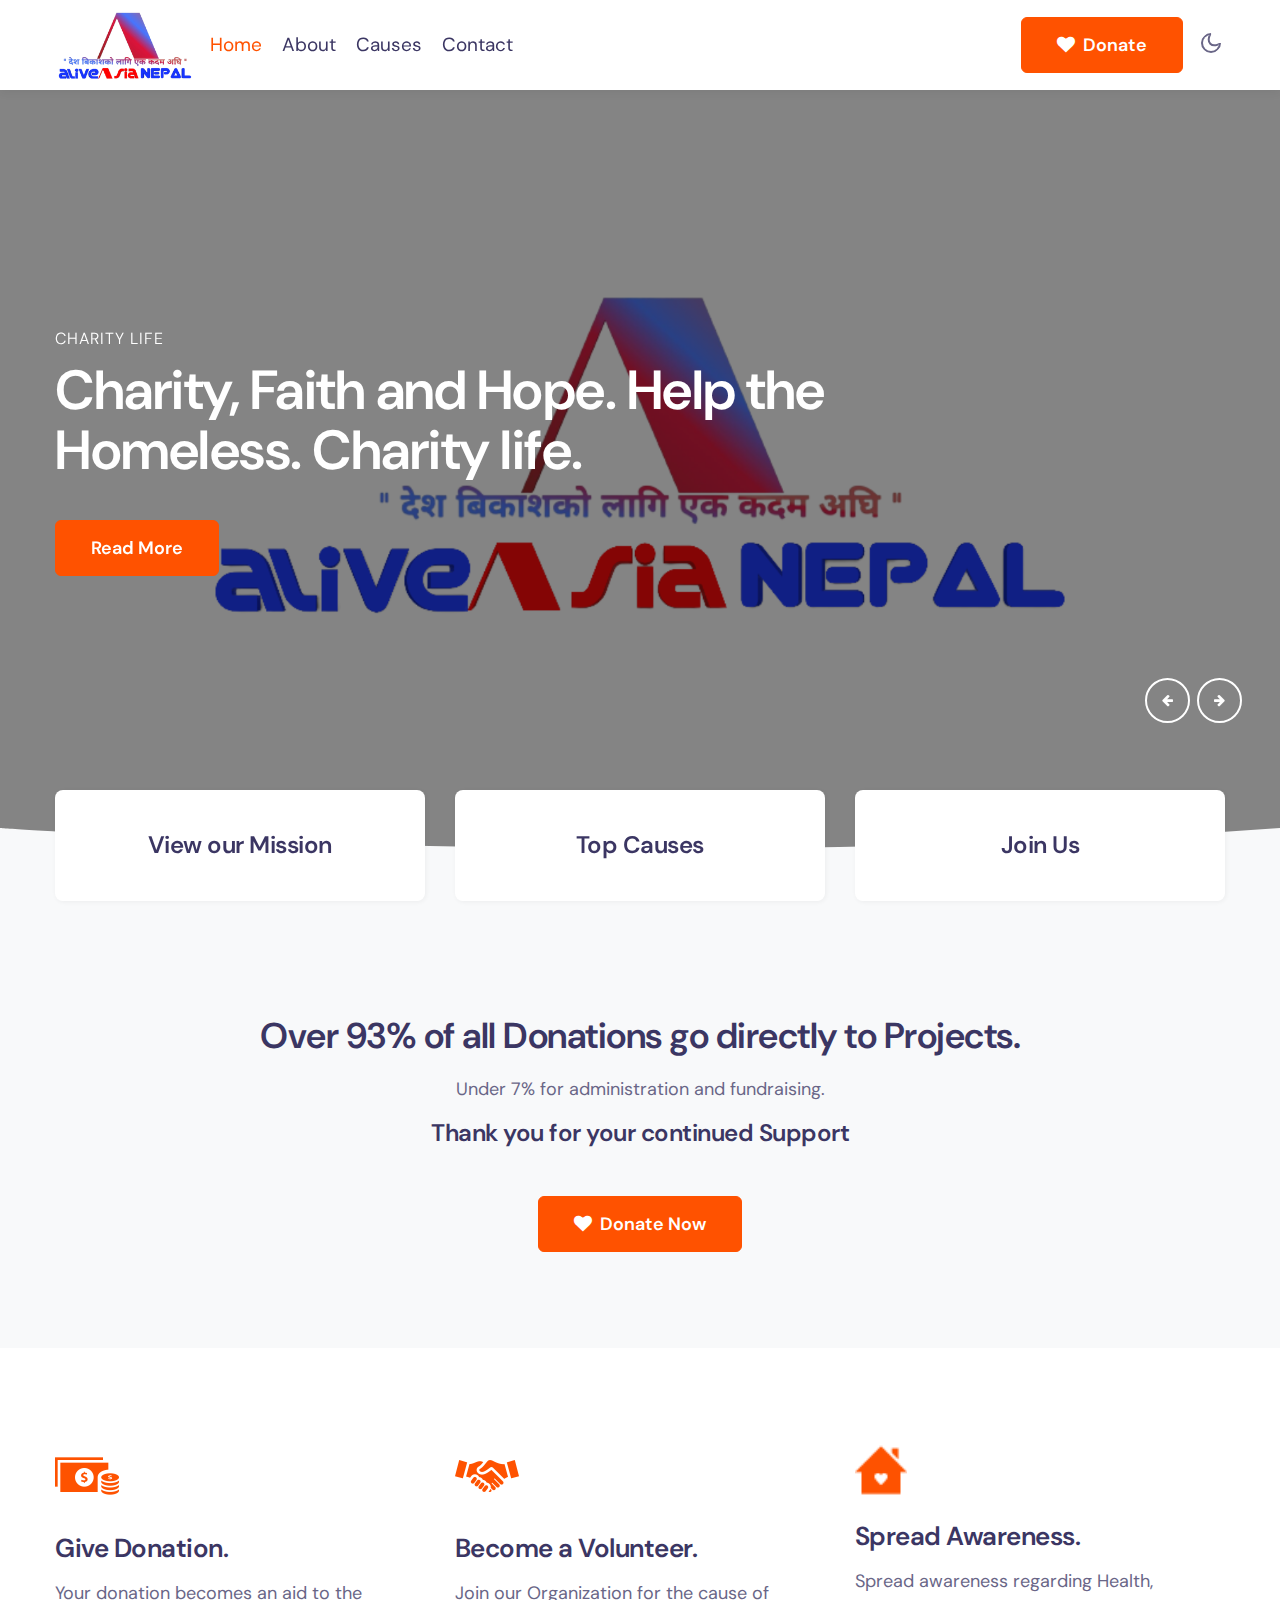
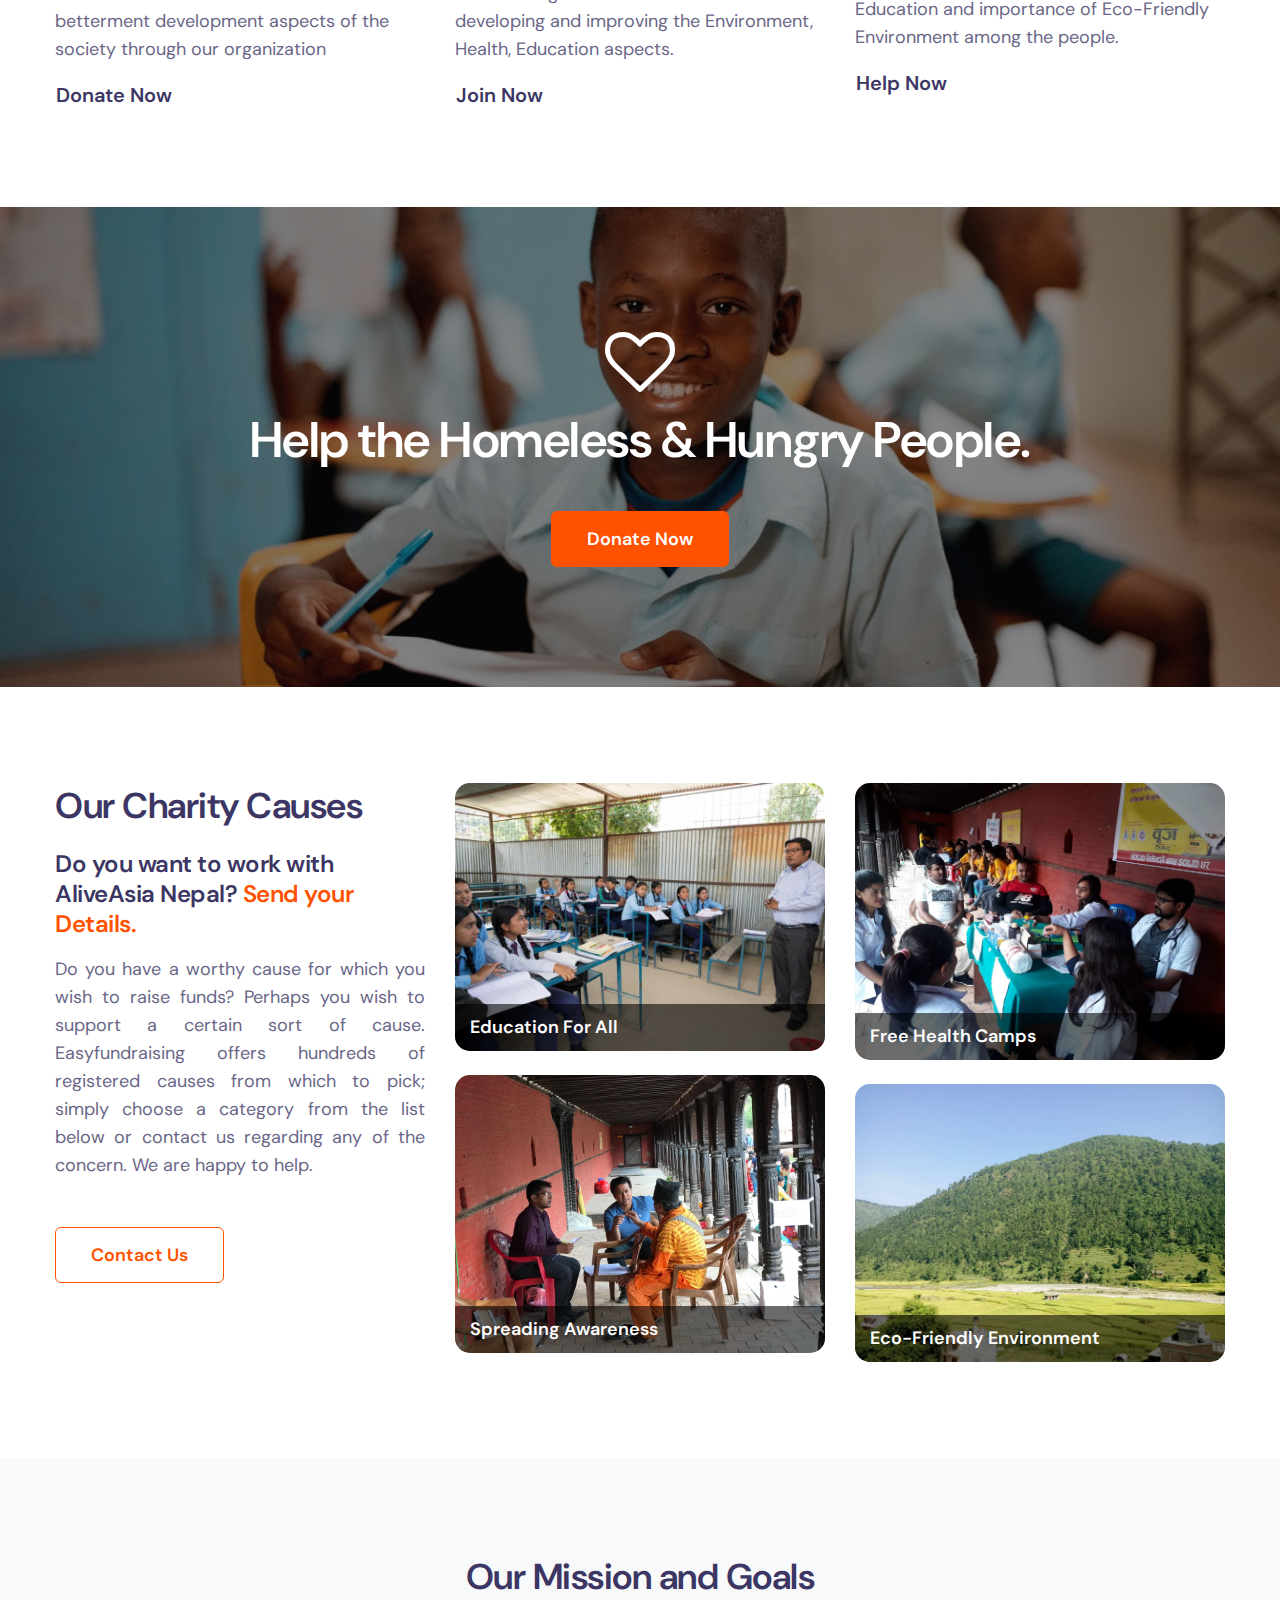
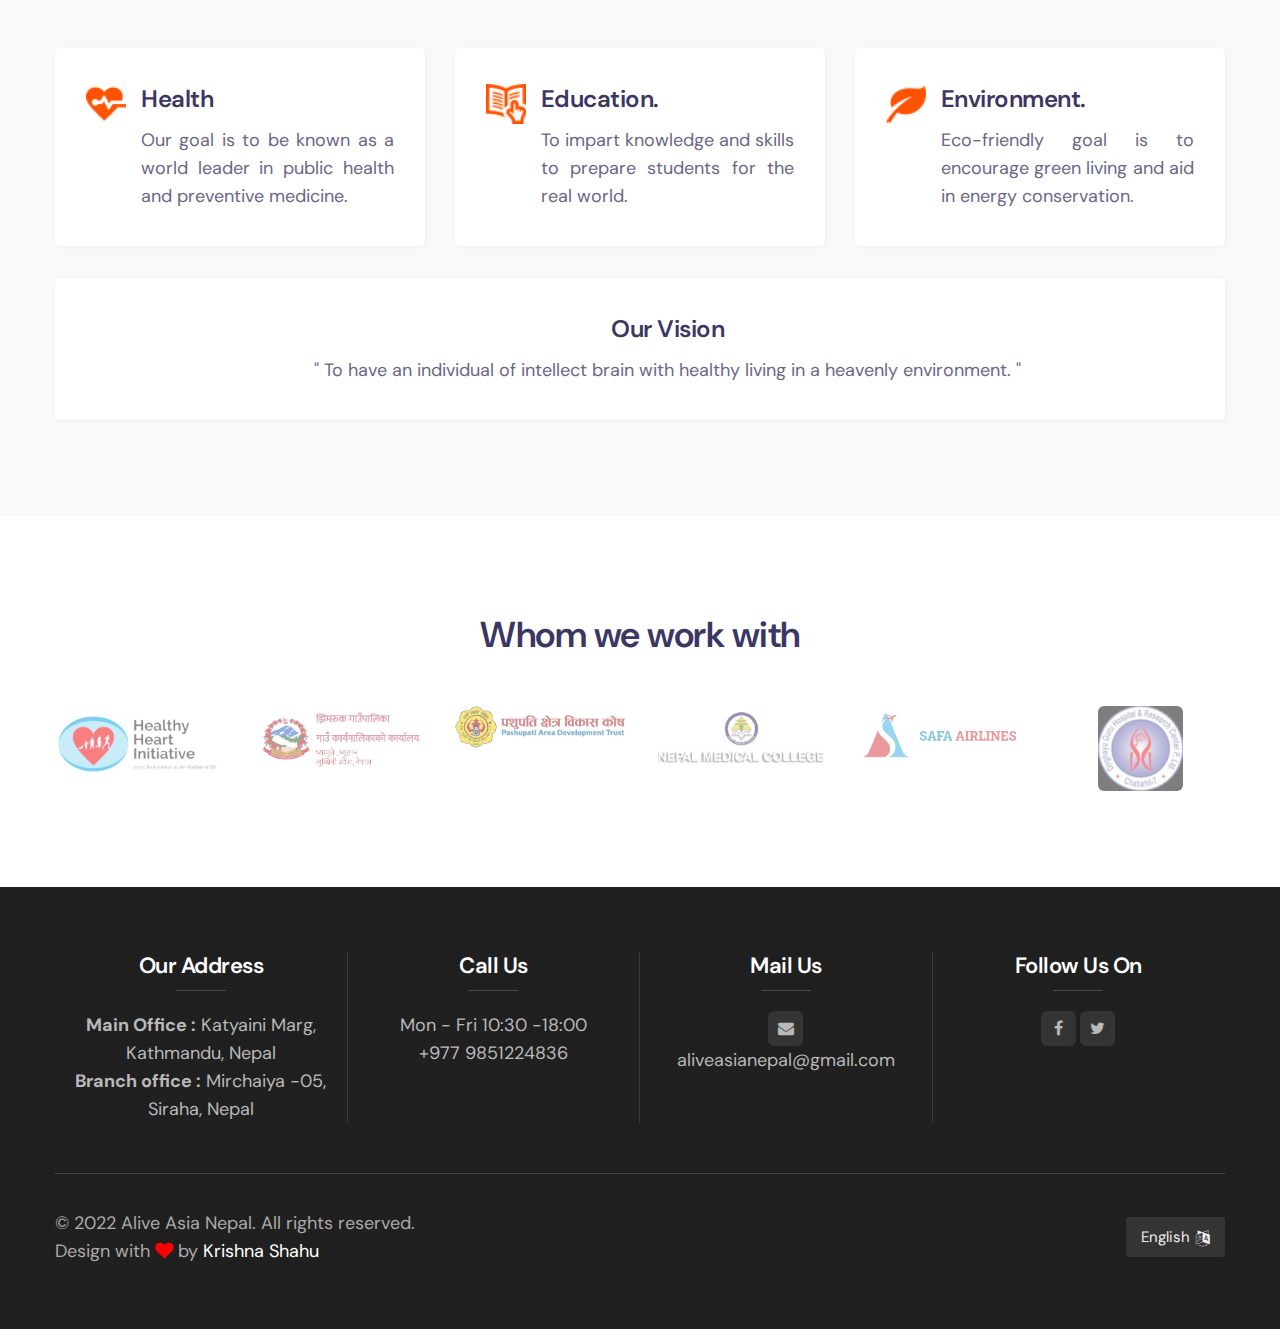
<file: index.html>
<!doctype html>
<html lang="en">
  <head>
    <!-- Required meta tags -->
    <meta charset="utf-8">
    <meta name="viewport" content="width=device-width, initial-scale=1, shrink-to-fit=no">
    <meta content="AliveAsia Nepal. N. We at AliveAsia Nepal being an NGO focus on the development of the society in terms of different aspect. We discuss weakness, opportunity & threats on (Education, Health & Environment) sector.
        We organize health camps and awareness programmes on diffferent genres including Health, Education and Environment." name="description">
    <meta content="ALive Asia Nepal, AliveAsia, AliveAsia Nepal. Alive Asia Foundation Nepal, AliveAsia Foundation, NGO, NGO in Nepal, 
        Health Sector, Education Sector, NGO in Health Sector,NGO in Education Sector,NGO in Health Sector Nepal, Education Sector" name="keywords">
    <meta name="author" content="Krishna Shahu">
    <title>AliveAsia Nepal</title>
     <!-- Favicons -->
    <link href="assets/images/favicon.ico" rel="icon">
    <link href="assets/images/apple-touch-icon.png" rel="apple-touch-icon">

    <link href="//fonts.googleapis.com/css2?family=DM+Sans:wght@400;700&display=swap" rel="stylesheet">
    
    <!-- CSS -->
    <link rel="stylesheet" href="assets/css/style-starter.css">
  </head>
<body>
<!--header-->
<header id="site-header" class="fixed-top">
  <div class="container">
    <nav class="navbar navbar-expand-lg stroke">
      <!-- <h1><a class="navbar-brand mr-lg-5" href="index.html">
        <img src="assets/images/logo.png" alt="Your logo" title="Your logo" />Alive Asia Nepal
        </a></h1> -->
       
    <a class="navbar-brand" href="#index.html">
        <img src="assets/images/logo.png" alt="AliveAsia" title="AliveAsia"/>
    </a>
      <button class="navbar-toggler  collapsed bg-gradient" type="button" data-toggle="collapse"
        data-target="#navbarTogglerDemo02" aria-controls="navbarTogglerDemo02" aria-expanded="false"
        aria-label="Toggle navigation">
        <span class="navbar-toggler-icon fa icon-expand fa-bars"></span>
        <span class="navbar-toggler-icon fa icon-close fa-times"></span>
        </span>
      </button>

      <div  class="collapse navbar-collapse" id="navbarTogglerDemo02">
        <ul class="navbar-nav w-100">
          <li class="nav-item active">
            <a class="nav-link" href="index.html">Home <span class="sr-only">(current)</span></a>
          </li>
          <li class="nav-item @@about__active">
            <a class="nav-link" href="about.html">About</a>
          </li>
          <li class="nav-item @@causes__active">
            <a class="nav-link" href="causes.html">Causes</a>
          </li>
          <li class="nav-item @@contact__active">
            <a class="nav-link" href="contact.html">Contact</a>
          </li>
          <li class="ml-lg-auto mr-lg-0 m-auto">
            <!--/search-right-->
            <div class="search-right">
          </div>
          <!--//search-right-->
          </li>
          <li class="align-self">
            <a href="donate.html" class="btn btn-style btn-primary ml-lg-3 mr-lg-2"><span class="fa fa-heart mr-1"></span> Donate</a>
          </li>
        </ul>
      </div>
      <!-- toggle switch for light and dark theme -->
      <div class="mobile-position">
        <nav class="navigation">
          <div class="theme-switch-wrapper">
            <label class="theme-switch" for="checkbox">
              <input type="checkbox" id="checkbox">
              <div class="mode-container">
                <i class="gg-sun"></i>
                <i class="gg-moon"></i>
              </div>
            </label>
          </div>
        </nav>
      </div>
      <!-- //toggle switch for light and dark theme -->
    </nav>
  </div>
</header>
<!-- /header -->
<!-- main-slider -->
<section class="w3l-main-slider" id="home">
    <div class="companies20-content">
        <div class="owl-one owl-carousel owl-theme">
            <div class="item">
                <li>
                    <div class="slider-info banner-view bg bg2">
                        <div class="banner-info">
                            <div class="container">
                                <div class="banner-info-bg text-left">
                                    <p>Charity Life</p>
                                    <h5>Charity, Faith and Hope. Help the Homeless. Charity life.</h5>
                                    <a href="about.html" class="btn btn-primary btn-style">Read More</a>
                                </div>
                            </div>
                        </div>
                    </div>
                </li>
            </div>
            <div class="item">
                <li>
                    <div class="slider-info  banner-view banner-top1 bg bg2">
                        <div class="banner-info">
                            <div class="container">
                                <div class="banner-info-bg text-left">
                                    <p>Save Children</p>
                                    <h5>Donate with Kindness. Every amount Donated by you Counts.</h5>
                                    <a href="about.html" class="btn btn-primary btn-style">Read More</a>
                                </div>
                            </div>
                        </div>
                    </div>
                </li>
            </div>
            <div class="item">
                <li>
                    <div class="slider-info banner-view banner-top2 bg bg2">
                        <div class="banner-info">
                            <div class="container">
                                <div class="banner-info-bg text-left">
                                    <p>Unconditional Help</p>
                                    <h5>Give a Helping hand. We all need to come together. Our Mission.</h5>
                                    <a href="about.html" class="btn btn-primary btn-style">Read More</a>
                                </div>
                            </div>
                        </div>
                    </div>
                </li>
            </div>
            <div class="item">
                <li>
                    <div class="slider-info banner-view banner-top3 bg bg2">
                        <div class="banner-info">
                            <div class="container">
                                <div class="banner-info-bg text-left">
                                    <p>Unconditional Help</p>
                                    <h5>Should Children suffer this way? Don't leave Orphans alone</h5>
                                    <a href="about.html" class="btn btn-primary btn-style">Read More</a>
                                </div>
                            </div>
                        </div>
                    </div>
                </li>
            </div>
        </div>
    </div>
</section>
<!-- /main-slider -->
<!-- banner image bottom shape -->
<div class="position-relative">
    <div class="shape overflow-hidden">
        <svg viewBox="0 0 2880 48" fill="none" xmlns="http://www.w3.org/2000/svg">
            <path d="M0 48H1437.5H2880V0H2160C1442.5 52 720 0 720 0H0V48Z" fill="currentColor">
            </path>
        </svg>
    </div>
</div>
<!-- //banner image bottom shape -->
<!-- home page block1 -->
<section class="homeblock1">
    <div class="container">
        <div class="row">
            <div class="col-lg-4 col-md-6 col-sm-12">
                <div class="box-wrap">
                    <h4><a href="#mission">View our Mission</a></h4>
                </div>
            </div>
            <div class="col-lg-4 col-md-6 col-sm-12 mt-md-0 mt-sm-4 mt-3">
                <div class="box-wrap">
                    <h4><a href="./causes.html">Top Causes</a></h4>
                </div>
            </div>
            <div class="col-lg-4 col-md-6 col-sm-12 mt-lg-0 mt-sm-4 mt-3">
                <div class="box-wrap">
                    <h4><a href="contact.html">Join Us</a></h4>
                </div>
            </div>
        </div>
    </div>
</section>
<!-- //home page block1 -->
<!-- middle -->
	<div class="middle py-5" id="facts">
		<div class="container pt-lg-3">
			<div class="welcome-left text-center py-md-5 py-3">
                <h3 class="title-big">Over 93% of all Donations go directly to Projects.</h3>
                <p class="my-3">Under 7% for administration and fundraising.</p>
                <h4>Thank you for your continued Support </h4>
				<a href="./donate.html" class="btn btn-style btn-primary mt-sm-5 mt-4"><span class="fa fa-heart mr-1"></span> Donate Now</a>
			</div>
		</div>
	</div>
	<!-- //middle -->

<!-- /bottom-grids-->
<section class="w3l-bottom-grids-6 py-5">
    <div class="container py-lg-5 py-md-4 py-2">
        <div class="grids-area-hny main-cont-wthree-fea row">
            <div class="col-lg-4 col-md-6 grids-feature">
                <div class="area-box">
                    <img src="assets/images/donate.png" alt="">
                    <h4><a href="#feature" class="title-head">Give Donation.</a></h4>
                    <p class="mb-3">Your donation becomes an aid to the betterment development aspects of the society through our organization</p>
                    <a href="./donate.html" class="btn btn-text">Donate Now </a>
                </div>
            </div>
            <div class="col-lg-4 col-md-6 grids-feature mt-md-0 mt-5">
                <div class="area-box">
                    <img src="assets/images/volunteer.png" alt="">
                    <h4><a href="#feature" class="title-head">Become a Volunteer.</a></h4>
                    <p class="mb-3">Join our Organization for the cause of developing and improving the Environment, Health, Education aspects.</p>
                    <a href="contact.html" class="btn btn-text">Join Now </a>
                </div>
            </div>
            <div class="col-lg-4 col-md-6 grids-feature mt-lg-0 mt-5">
                <div class="area-box">
                    <img src="assets/images/home.png" alt="" width="52px"> 
                    <h4><a href="#feature" class="title-head">Spread Awareness.</a></h4>
                    <p class="mb-3">Spread awareness regarding Health, Education and importance of Eco-Friendly Environment among the people.</p>
                    <a href="./donate.html" class="btn btn-text">Help Now </a>
                </div>
            </div>
        </div>
    </div>
</section>
<!-- //bottom-grids-->
<!-- bg -->
<div class="w3l-bg py-5">
    <div class="container py-lg-5 py-md-4">
        <div class="welcome-left text-center py-lg-4">
            <span class="fa fa-heart-o"></span>
            <h3 class="title-big">Help the Homeless & Hungry People.</h3>
            <a href="./donate.html" class="btn btn-style btn-primary mt-sm-5 mt-4">Donate Now</a>
        </div>
    </div>
</div>
<!-- //bg -->
<section class="w3l-index5 py-5" id="causes">
    <div class="container py-lg-5 py-md-4">
        <div class="row">
            <div class="col-lg-4">
                <div class="header-section">
                    <h3 class="title-big">Our Charity Causes </h3>
                    <h4>Do you want to work with AliveAsia Nepal? <a href="#url">Send your Details.</a></h4>
                    <p style="text-align: justify;" class="mt-3 mb-lg-5 mb-4"> Do you have a worthy cause for which you wish to raise funds? Perhaps you wish to support a certain sort of cause. 
                        Easyfundraising offers hundreds of registered causes from which to pick; simply choose a category from the list below or contact us
                        regarding any of the concern. We are happy to help.</p>
                </div>
                <a href="contact.html" class="btn btn-outline-primary btn-style">Contact Us</a>
            </div>
            <div class="col-lg-4 col-md-6 mt-lg-0 mt-5">
                <div class="img-block">
                    <a href="causes.html">
                        <img src="assets/images/blog5.jpg" class="img-fluid radius-image-full" alt="image" />
                        <span class="title">Education For All</span>
                    </a>
                </div>
                <div class="img-block mt-4">
                    <a href="causes.html"> <img src="assets/images/blog.jpg" class="img-fluid radius-image-full"
                            alt="image" />
                        <span class="title">Spreading Awareness</span>
                    </a>
                </div>
            </div>
            <div class="col-lg-4 col-md-6 mt-lg-0 mt-md-5 mt-4">
                <div class="img-block">
                    <a href="causes.html"> <img src="assets/images/blog3.jpg" class="img-fluid radius-image-full"
                            alt="image" />
                        <span class="title">Free Health Camps</span>
                    </a>
                </div>
                <div class="img-block mt-4">
                    <a href="causes.html">
                        <img src="assets/images/blog4.jpg" class="img-fluid radius-image-full" alt="image" />
                        <span class="title">Eco-Friendly Environment </span>
                    </a>
                </div>
            </div>
        </div>
    </div>
</section>

<section class="w3-services-ab py-5" id="mission">
    <div class="container py-lg-5 py-md-4">
        <h3 class="title-big text-center mb-5">Our Mission and Goals</h3>
        <div class="w3-services-grids">
            <div class="fea-gd-vv row">
                <div class="col-lg-4 col-md-6">
                    <div class="float-lt feature-gd">
                        <div class="icon">
                            <img src="assets/images/health.png" alt="" class="img-fluid">
                        </div>
                        <div class="icon-info">
                            <h5>Health</h5>
                            <p style="text-align: justify;"> Our goal is to be known as a world leader in public health and preventive medicine.</p>
                        </div>
                    </div>
                </div>
                <div class="col-lg-4 col-md-6 mt-md-0 mt-4">
                    <div class="float-mid feature-gd">
                        <div class="icon">
                            <img src="assets/images/education.png" alt="" class="img-fluid">
                        </div>
                        <div class="icon-info">
                            <h5>Education.</h5>
                            <p style="text-align: justify;"> 
                                To impart knowledge and skills to prepare students for the real world.</p>
                        </div>
                    </div>
                </div>
                <div class="col-lg-4 col-md-6 mt-lg-0 mt-4">
                    <div class="float-rt feature-gd">
                        <div class="icon">
                            <img src="assets/images/eco.png" alt="" class="img-fluid">
                        </div>
                        <div class="icon-info">
                            <h5>Environment.</h5>
                            <p style="text-align: justify;"> Eco-friendly goal is to encourage green living and aid in energy conservation.</p>

                        </div>
                    </div>
                </div>
                
                <div class="col-lg-12 col-md-6 mt-4 pt-md-2">
                    <div class="float-mid feature-gd" style="text-align: center;">
                        <div class="icon">
                        </div>
                        <div class="icon-info">
                            <h5>Our Vision</h5>
                            <p> " To have an individual of intellect brain with healthy
                                living in a heavenly environment. "</p>

                        </div>
                    </div>
                </div>
            </div>
        </div>
    </div>
</section>

<section class="w3l-clients py-5" id="clients">
    <div class="call-w3 py-lg-5 py-md-4">
        <div class="container">
            <h3 class="title-big text-center">Whom we work with</h3>
            <div class="company-logos text-center mt-5">
                <div class="row logos">
                    <div class="col-lg-2 col-md-3 col-4">
                        <img src="assets/images/brand3.png" alt="" class="img-fluid">
                    </div>
                    <div class="col-lg-2 col-md-3 col-4">
                        <img src="assets/images/brand2.png" alt="" class="img-fluid">
                    </div>
                    <div class="col-lg-2 col-md-3 col-4">
                        <img src="assets/images/brand1.png" alt="" class="img-fluid">
                    </div>
                    <div class="col-lg-2 col-md-3 col-4 mt-md-0 mt-4">
                        <img src="assets/images/brand4.png" alt="" class="img-fluid">
                    </div>
                    <div class="col-lg-2 col-md-3 col-4 mt-lg-0 mt-4">
                        <img src="assets/images/brand6.png" alt="" class="img-fluid">
                    </div>
                    <div class="col-lg-2 col-md-3 col-4 mt-lg-0 mt-4">
                        <img src="assets/images/brand5.png" alt="" class="img-fluid">
                    </div>
                </div>
            </div>
        </div>
    </div>
</section>
<!-- footer 14 -->
<div class="w3l-footer-main">
  <div class="w3l-sub-footer-content">
    <!-- News Lettedr -->
      <!-- <section class="_form-3">
          <div class="form-main">
              <div class="container">
                  <div class="middle-section grid-column top-bottom">
                      <div class="image grid-three-column">
                          <img src="assets/images/subscribe.png" alt="" class="img-fluid radius-image-full">
                      </div>
                      <div class="text-grid grid-three-column">
                          <h2>Subscribe our Newsletter to receive latest updates from us</h2>
                          <p>We won’t give you spam mails.</p>
                      </div>
                      <div class="form-text grid-three-column">
                          <form action="/" method="GET">
                              <input type="email" name=" placeholder" placeholder="Enter Your Email" required="">
                              <button type="submit" class="btn btn-style btn-primary">Submit</button>
                          </form>
                      </div>
                  </div>
              </div>
          </div>
      </section> -->
      <!-- Footers-14 -->
      <footer class="footer-14">
          <div id="footers14-block">
              <div class="container">
                  <div class="footers20-content">
                      <div class="d-grid grid-col-4 grids-content">
                          <div class="column">
                              <h4>Our Address</h4>
                                <p>
                                    <strong>Main Office :</strong> Katyaini Marg, Kathmandu, Nepal
                                </p>
                                <p>
                                    <strong>Branch office :</strong> Mirchaiya -05, Siraha,  Nepal 
                                </p>
                          </div>
                          <div class="column">
                              <h4>Call Us</h4>
                              <p>Mon - Fri 10:30 -18:00</p>
                              <p><a href="tel:+977 9851224836">+977 9851224836</a></p>
                          </div>
                          <div class="column">
                              <h4>Mail Us</h4>
                              <ul>
                                <li><a href="mailto:aliveasianepal@gmail.com" target="_blank"><span class="fa fa-envelope" aria-hidden="true"></span></a>
                                </li>
                            </ul>
                              <p><a href="mailto:aliveasianepal@gmail.com">aliveasianepal@gmail.com</a></p>
                          </div>
                          <div class="column">
                              <h4>Follow Us On</h4>
                              <ul>
                                  <li><a href="https://www.facebook.com/aliveasia" target="_blank"><span class="fa fa-facebook"
                                              aria-hidden="true"></span></a>
                                  </li>
                                  <!-- <li><a href="#linkedin"><span class="fa fa-linkedin"
                                              aria-hidden="true"></span></a>
                                  </li> -->
                                  <li><a href="#twitter"><span class="fa fa-twitter"
                                              aria-hidden="true"></span></a>
                                  </li>
                              </ul>
                          </div>
                      </div>
                  </div>
                  <div class="footers14-bottom d-flex">
                      <div class="copyright">
                          <p>© 2022 Alive Asia Nepal. All rights reserved.</p><p> Design with <span style="color: red;" class="fa fa-heart"></span> by <a href="https:/krishnashahu.com.np/"
                            target="_blank">Krishna Shahu</a></p>
                      </div>
                      <div class="language-select d-flex" >
                          <span class="fa fa-language" aria-hidden="true"></span>
                          <select>
                              <option>English</option>
                              <option>Nepali</option>
                          </select>
                      </div>
                  </div>
                  
              </div>
          </div>
          <!-- move top -->
          <button onclick="topFunction()" id="movetop" title="Go to top">
              &uarr;
          </button>
          <script>
              // When the user scrolls down 20px from the top of the document, show the button
              window.onscroll = function () {
                  scrollFunction()
              };

              function scrollFunction() {
                  if (document.body.scrollTop > 20 || document.documentElement.scrollTop > 20) {
                      document.getElementById("movetop").style.display = "block";
                  } else {
                      document.getElementById("movetop").style.display = "none";
                  }
              }

              // When the user clicks on the button, scroll to the top of the document
              function topFunction() {
                  document.body.scrollTop = 0;
                  document.documentElement.scrollTop = 0;
              }
          </script>
          <!-- /move top -->

      </footer>
      <!-- Footers-14 -->
  </div>
</div>
<!-- //footer 14 -->

<script src="assets/js/jquery-3.3.1.min.js"></script> <!-- Common jquery plugin -->

<script src="assets/js/theme-change.js"></script><!-- theme switch js (light and dark)-->
<script src="assets/js/owl.carousel.js"></script>

<!-- script for banner slider-->
<script>
  $(document).ready(function () {
    $('.owl-one').owlCarousel({
      loop: true,
      dots: false,
      margin: 0,
      nav: true,
      responsiveClass: true,
      autoplay: true,
      autoplayTimeout: 5000,
      autoplaySpeed: 1000,
      autoplayHoverPause: false,
      responsive: {
        0: {
          items: 1
        },
        480: {
          items: 1
        },
        667: {
          items: 1
        },
        1000: {
          items: 1
        }
      }
    })
  })
</script>
<!-- //script -->

<!-- script for tesimonials carousel slider -->
<script>
  $(document).ready(function () {
    $("#owl-demo1").owlCarousel({
      loop: true,
      margin: 20,
      nav: false,
      responsiveClass: true,
      responsive: {
        0: {
          items: 1
        },
        736: {
          items: 1
        },
        1000: {
          items: 2,
          loop: false
        }
      }
    })
  })
</script>
<!-- //script for tesimonials carousel slider -->

<script src="assets/js/counter.js"></script>

<!--/MENU-JS-->
<script>
  $(window).on("scroll", function () {
    var scroll = $(window).scrollTop();

    if (scroll >= 80) {
      $("#site-header").addClass("nav-fixed");
    } else {
      $("#site-header").removeClass("nav-fixed");
    }
  });

  //Main navigation Active Class Add Remove
  $(".navbar-toggler").on("click", function () {
    $("header").toggleClass("active");
  });
  $(document).on("ready", function () {
    if ($(window).width() > 991) {
      $("header").removeClass("active");
    }
    $(window).on("resize", function () {
      if ($(window).width() > 991) {
        $("header").removeClass("active");
      }
    });
  });
</script>
<!--//MENU-JS-->

<!-- disable body scroll which navbar is in active -->
<script>
  $(function () {
    $('.navbar-toggler').click(function () {
      $('body').toggleClass('noscroll');
    })
  });
</script>
<!-- //disable body scroll which navbar is in active -->

<!--bootstrap-->
<script src="assets/js/bootstrap.min.js"></script>
<!-- //bootstrap-->
</body>

</html>
</file>
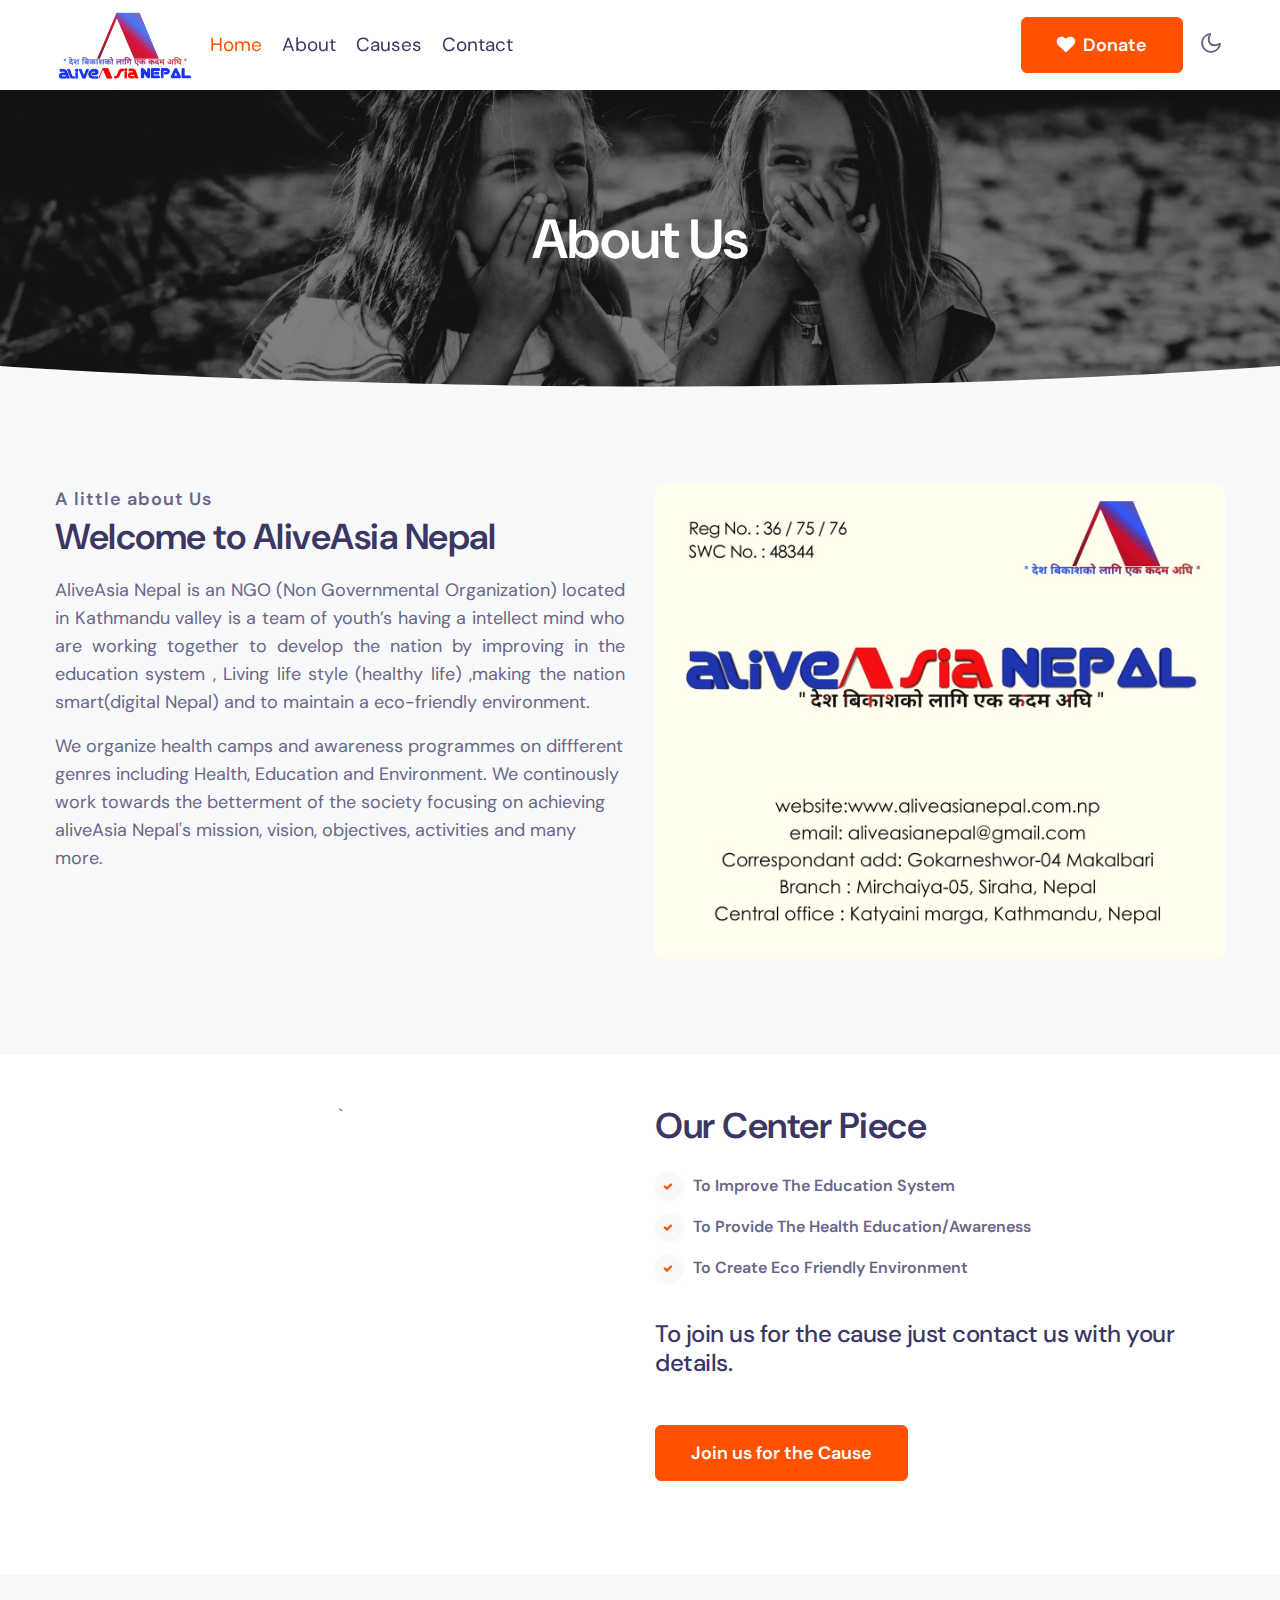
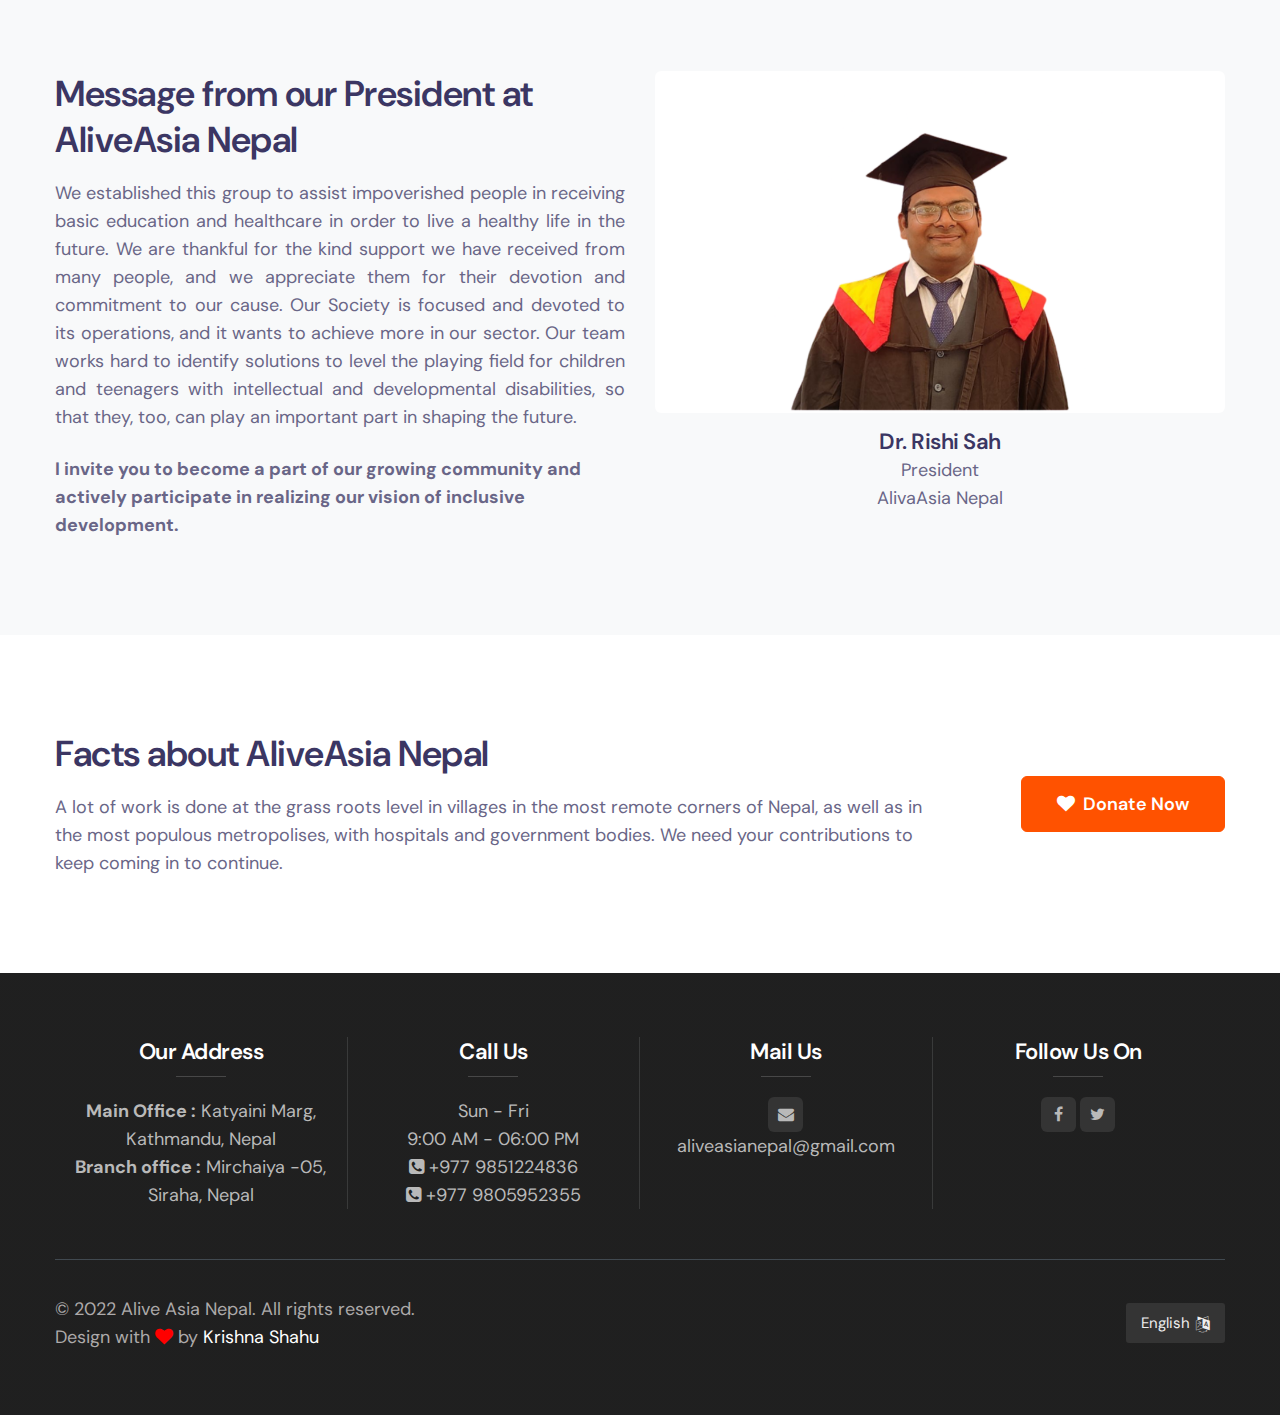
<file: about.html>
<!doctype html>
<html lang="en">
  <head>
    <!-- Meta tags -->
    <meta charset="utf-8">
    <meta name="viewport" content="width=device-width, initial-scale=1, shrink-to-fit=no">
    <meta content="AliveAsia Nepal. NGO. We at AliveAsia Nepal being an NGO focus on the development of the society in terms of different aspect. We discuss weakness, opportunity & threats on (Education, Health & Environment) sector.
        We organize health camps and awareness programmes on diffferent genres including Health, Education and Environment." name="description">
    <meta content="ALive Asia Nepal, AliveAsia, AliveAsia Nepal. Alive Asia Foundation Nepal, AliveAsia Foundation, NGO, NGO in Nepal, 
        Health Sector, Education Sector, NGO in Health Sector,NGO in Education Sector,NGO in Health Sector Nepal, Education Sector" name="keywords">
    <meta name="author" content="Krishna Shahu">
    <title>About Us | AliveAsia Nepal</title>
     <!-- Favicons -->  
    <link href="assets/images/favicon.ico" rel="icon">
    <link href="assets/images/apple-touch-icon.png" rel="apple-touch-icon">

    <link href="//fonts.googleapis.com/css2?family=DM+Sans:wght@400;700&display=swap" rel="stylesheet">
    
    <!-- CSS -->
    <link rel="stylesheet" href="assets/css/style-starter.css">
  </head>
  <body>
<!--header-->
<header id="site-header" class="fixed-top">
  <div class="container">
    <nav class="navbar navbar-expand-lg stroke">
      <!-- <h1><a class="navbar-brand mr-lg-5" href="index.html">
        <img src="assets/images/logo.png" alt="Your logo" title="Your logo" />Alive Asia Nepal
        </a></h1> -->
       
    <a class="navbar-brand" href="#index.html">
        <img src="assets/images/logo.png" alt="AliveAsia" title="AliveAsia" style="height:auto;"/>
    </a>
      <button class="navbar-toggler  collapsed bg-gradient" type="button" data-toggle="collapse"
        data-target="#navbarTogglerDemo02" aria-controls="navbarTogglerDemo02" aria-expanded="false"
        aria-label="Toggle navigation">
        <span class="navbar-toggler-icon fa icon-expand fa-bars"></span>
        <span class="navbar-toggler-icon fa icon-close fa-times"></span>
        </span>
      </button>

      <div  class="collapse navbar-collapse nav-menu" id="navbarTogglerDemo02">
        <ul class="navbar-nav w-100">
          <li class="nav-item active">
            <a class="nav-link" href="index.html">Home <span class="sr-only">(current)</span></a>
          </li>
          <li class="nav-item @@about__active">
            <a class="nav-link" href="about.html">About</a>
          </li>
          <li class="nav-item @@causes__active">
            <a class="nav-link" href="causes.html">Causes</a>
          </li>
          <li class="nav-item @@contact__active">
            <a class="nav-link" href="contact.html">Contact</a>
          </li>
          <li class="ml-lg-auto mr-lg-0 m-auto">
            <!--/search-right-->
            <div class="search-right">
          </div>
          <!--//search-right-->
          </li>
          <li class="align-self">
            <a href="./donate.html" class="btn btn-style btn-primary ml-lg-3 mr-lg-2"><span class="fa fa-heart mr-1"></span> Donate</a>
          </li>
        </ul>
      </div>
      <!-- toggle switch for light and dark theme -->
      <div class="mobile-position">
        <nav class="navigation">
          <div class="theme-switch-wrapper">
            <label class="theme-switch" for="checkbox">
              <input type="checkbox" id="checkbox">
              <div class="mode-container">
                <i class="gg-sun"></i>
                <i class="gg-moon"></i>
              </div>
            </label>
          </div>
        </nav>
      </div>
      <!-- //toggle switch for light and dark theme -->
    </nav>
  </div>
</header>
<!-- //header -->
<div class="inner-banner">
    <section class="w3l-breadcrumb py-5">
        <div class="container py-lg-5 py-md-3">
            <h2 class="title">About Us</h2>
        </div>
    </section>
</div>
<!-- banner bottom shape -->
<div class="position-relative">
    <div class="shape overflow-hidden">
        <svg viewBox="0 0 2880 48" fill="none" xmlns="http://www.w3.org/2000/svg">
            <path d="M0 48H1437.5H2880V0H2160C1442.5 52 720 0 720 0H0V48Z" fill="currentColor"></path>
        </svg>
    </div>
</div>

<!-- banner bottom shape -->
<section class="w3l-aboutblock1 py-5" id="about">
    <div class="container py-lg-5 py-md-3">
        <div class="row">
            <div class="col-lg-6">
                <h5 class="title-small">A little about Us</h5>
                <h3 class="title-big">Welcome to AliveAsia Nepal</h3>
                <p class="mt-3" style="text-align: justify;">AliveAsia Nepal is an NGO (Non Governmental Organization) located in
                  Kathmandu valley is a team of youth’s having a intellect mind
                  who are working together to develop the nation by improving in
                  the education system , Living life style (healthy life) ,making the
                  nation smart(digital Nepal) and to maintain a eco-friendly
                  environment.</p>
                <p class="mt-3">We organize health camps and awareness programmes on diffferent genres including Health, Education
                   and Environment. We continously work towards the betterment of the society focusing on achieving aliveAsia Nepal's mission, vision, objectives, activities and many more.</p>
                
            </div>
            <div class="col-lg-6 mt-lg-0 mt-5">
                <img src="assets/images/about.jpeg" alt="" class="radius-image img-fluid">
            </div>
        </div>
    </div>
</section>
<section class="w3l-aboutblock2" id="More-about-us">
  <div class="container py-lg-5 py-md-3">
    <div class="row">
      <div class="col-lg-6 mt-lg-0 mt-5 text-center">
        <div class="container">
        `<iframe src="https://www.facebook.com/plugins/page.php?href=https%3A%2F%2Fwww.facebook.com%2Faliveasia&tabs=timeline&width=500&height=500&small_header=false&adapt_container_width=true&hide_cover=false&show_facepile=true&appId" 
        width="500" height="400" style="border:none;overflow:hidden" scrolling="no" frameborder="0" allowfullscreen="true" allow="autoplay; clipboard-write; encrypted-media; picture-in-picture; web-share"></iframe>
      </div></div>
        <div class="col-lg-6">
          <div class="cwp4-two">
            <div class="cwp4-text">
              <h3 class="title-big">Our Center Piece</h3>
              <ul class="cont-4 mt-4">
                <li> <span class="fa fa-check"></span>To Improve The Education System</li>
                <li> <span class="fa fa-check"></span>To Provide The Health Education/Awareness</li>
                <li> <span class="fa fa-check"></span>To Create Eco Friendly Environment</li>
              </ul>
            </div><br/>
            <h4>To join us for the cause just contact us with your details.</h4>
            <a href="./contact.html" class="btn btn-primary btn-style mt-lg-5 mt-4">Join us for the Cause</a>
        </div>
        </div>
    </div>
</div>
</section>
<section class="w3l-aboutblock1 py-5" id="message">
  <div class="container py-lg-5 py-md-3">
      <div class="row">
          <div class="col-lg-6">
              <h3 class="title-big">Message from our President at AliveAsia Nepal</h3>
              <p class="mt-3" style="text-align: justify;">We established this group to assist impoverished people in receiving basic education and healthcare in order to 
                live a healthy life in the future. We are thankful for the kind support we have received from many people, and we appreciate them for their devotion and 
                commitment to our cause. Our Society is focused and devoted to its operations, and it wants to achieve more in our sector. Our team works hard to identify solutions to level the playing field for children and teenagers with intellectual and developmental disabilities, so that they, too, can play an important part in shaping the future.</p><br>
                <p><strong>I invite you to become a part of our growing community and actively participate in realizing our vision of
                   inclusive development.</strong></p>
          </div>

          <div style="text-align: right; display: block;" class="col-lg-6 mt-lg-0 mt-5">
              <img src="assets/images/team-1.png" alt="" class="radius-image img-fluid">
              <div style="text-align: center; display: block;" ><a href="https://www.facebook.com/RishiSah" target="_blank" class="team-title">Dr. Rishi Sah</a>
              <p>President
                <br> AlivaAsia Nepal</p>
              </div>
          </div>
      </div>
  </div>
</section>
<!-- forms -->
<section class="w3l-forms-9 py-5" id="">
    <div class="main-w3 py-lg-5 py-md-3">
        <div class="container">
            <div class="row align-items-center">
                <div class="main-midd col-lg-9">
                    <h3 class="title-big">Facts about AliveAsia Nepal</h3>
                    <p class="mt-3">A lot of work is done at the grass roots level in villages in the most remote corners of Nepal, as well as in the most populous
                      metropolises, with hospitals and government bodies. We need your contributions to keep coming in to continue.</p>
                </div>
                <div class="main-midd-2 col-lg-3 mt-lg-0 mt-4 text-lg-right">
                    <a class="btn btn-style btn-primary" href="./donate.html"><span class="fa fa-heart mr-1"></span> Donate
                        Now </a>
                </div>
            </div>
        </div>
    </div>
</section>
<!-- //forms -->
<!--/team-sec-->
<!-- 
<section class="w3l-team-main" id="team">
    <div class="team py-5">
        <div class="container py-lg-5">
            <div class="title-content text-center">
                <h3 class="title-big">Happy Volunteers</h3>
            </div>
            <div class="team-row mt-md-5 mt-4">
                <div class="team-wrap">
                    <div class="team-member last text-center">
                        <div class="team-img">
                            <img src="assets/images/team6.jpg" alt="" class="radius-image img-fluid">
                        </div>
                        <a href="#url" class="team-title">Sara grant</a>
                        <p>Volunteers</p>
                    </div>
                </div>

                <div class="team-wrap">
                    <div class="team-member last text-center">
                        <div class="team-img">
                            <img src="assets/images/team7.jpg" alt="" class="radius-image img-fluid">
                        </div>
                        <a href="#url" class="team-title">Sara grant</a>
                        <p>Volunteers</p>
                    </div>
                </div>
                <div class="team-wrap">
                    <div class="team-member last text-center">
                        <div class="team-img">
                            <img src="assets/images/team8.jpg" alt="" class="radius-image img-fluid">
                        </div>
                        <a href="#url" class="team-title">Sara grant</a>
                        <p>Volunteers</p>
                    </div>
                </div>

                <div class="team-wrap">
                    <div class="team-member last text-center">
                        <div class="team-img">
                            <img src="assets/images/team9.jpg" alt="" class="radius-image img-fluid">
                        </div>
                        <a href="#url" class="team-title">Sara grant</a>
                        <p>Volunteers</p>
                    </div>
                </div>

                <div class="team-apply">
                    <a href="./contact.html" class="team-title m-0"><span class="fa fa-plus-circle d-block mb-3"></span> Apply for Volunteer</a>
                </div>

            </div>
        </div>
</section> -->
<!--//team-sec-->
<!-- testimonials -->
<!-- <section class="w3l-testimonials" id="testimonials">
	<div class="customer-layout py-5">
		<div class="container py-lg-5 py-md-4">
            <div class="heading align-self text-center">
                <h6 class="title-small">Our Testimonials</h6>
                <h3 class="title-big mb-md-5 mb-4">Over 20 Years of Accomplishments</h3>
            </div>
			<div class="row testimonial-row">
				<div id="owl-demo1" class="owl-two owl-carousel owl-theme mb-lg-3 mb-5">
					<div class="item">
						<div class="testimonial-content">
							<div class="testimonial">
								<blockquote>
									<q>Lorem ipsum dolor sit amet int consectetur adipisicing elit. Velita beatae laudantium
										voluptate rem ullam dolore nisi voluptatibus est quasi, doloribus tempora.</q>
								</blockquote>
								<div class="testi-des">
									<div class="test-img"><img src="assets/images/team1.jpg" class="img-fluid" alt="client-img">
									</div>
									<div class="peopl align-self">
										<h3>Michael D. Kirby</h3>
										<p class="indentity">Former U.S. Ambassador </p>
									</div>
								</div>
							</div>
						</div>
					</div>
					<div class="item">
						<div class="testimonial-content">
							<div class="testimonial">
							  <blockquote>
								  <q>Lorem ipsum dolor sit amet int consectetur adipisicing elit. Velita beatae laudantium
									  voluptate rem ullam dolore nisi voluptatibus est quasi, doloribus tempora.</q>
							  </blockquote>
								<div class="testi-des">
									<div class="test-img"><img src="assets/images/team2.jpg" class="img-fluid" alt="client-img">
									</div>
									<div class="peopl align-self">
										<h3>Elaine F. Marshall</h3>
										<p class="indentity">Secretary of State </p>
									</div>
								</div>
							</div>
						</div>
					</div>
					<div class="item">
						<div class="testimonial-content">
							<div class="testimonial">
							  <blockquote>
								  <q>Lorem ipsum dolor sit amet int consectetur adipisicing elit. Velita beatae laudantium
									  voluptate rem ullam dolore nisi voluptatibus est quasi, doloribus tempora.</q>
							  </blockquote>
								<div class="testi-des">
									<div class="test-img"><img src="assets/images/team3.jpg" class="img-fluid" alt="client-img">
									</div>
									<div class="peopl align-self">
										<h3>Janice Hoffman</h3>
										<p class="indentity">Chief Operating Officer</p>
									</div>
								</div>
							</div>
						</div>
					</div>
					<div class="item">
						<div class="testimonial-content">
							<div class="testimonial">
							  <blockquote>
								  <q>Lorem ipsum dolor sit amet int consectetur adipisicing elit. Velita beatae laudantium
									  voluptate rem ullam dolore nisi voluptatibus est quasi, doloribus tempora.</q>
							  </blockquote>
								<div class="testi-des">
									<div class="test-img"><img src="assets/images/team4.jpg" class="img-fluid" alt="client-img">
									</div>
									<div class="peopl align-self">
										<h3>Stefan Homa</h3>
										<p class="indentity">Charity architect</p>
									</div>
								</div>
							</div>
						</div>
					</div>
					<div class="item">
						<div class="testimonial-content">
							<div class="testimonial">
							  <blockquote>
								  <q>Lorem ipsum dolor sit amet int consectetur adipisicing elit. Velita beatae laudantium
									  voluptate rem ullam dolore nisi voluptatibus est quasi, doloribus tempora.</q>
							  </blockquote>
								<div class="testi-des">
									<div class="test-img"><img src="assets/images/team2.jpg" class="img-fluid" alt="client-img">
									</div>
									<div class="peopl align-self">
										<h3>Jeannie Gooch</h3>
										<p class="indentity">Funding teacher</p>
									</div>
								</div>
							</div>
						</div>
					</div>
					<div class="item">
						<div class="testimonial-content">
							<div class="testimonial">
							  <blockquote>
								  <q>Lorem ipsum dolor sit amet int consectetur adipisicing elit. Velita beatae laudantium
									  voluptate rem ullam dolore nisi voluptatibus est quasi, doloribus tempora.</q>
							  </blockquote>
								<div class="testi-des">
									<div class="test-img"><img src="assets/images/team3.jpg" class="img-fluid" alt="client-img">
									</div>
									<div class="peopl align-self">
										<h3>Elaine F. Marshall</h3>
										<p class="indentity">Secretary of State</p>
									</div>
								</div>
							</div>
						</div>
					</div>
				</div>
			</div>
		</div>
	</div>
  </section> -->
  <!-- //testimonials -->
<!-- footer 14 -->
<div class="w3l-footer-main">
  <div class="w3l-sub-footer-content">
    <!-- News Lettedr -->
      <!-- <section class="_form-3">
          <div class="form-main">
              <div class="container">
                  <div class="middle-section grid-column top-bottom">
                      <div class="image grid-three-column">
                          <img src="assets/images/subscribe.png" alt="" class="img-fluid radius-image-full">
                      </div>
                      <div class="text-grid grid-three-column">
                          <h2>Subscribe our Newsletter to receive latest updates from us</h2>
                          <p>We won’t give you spam mails.</p>
                      </div>
                      <div class="form-text grid-three-column">
                          <form action="/" method="GET">
                              <input type="email" name=" placeholder" placeholder="Enter Your Email" required="">
                              <button type="submit" class="btn btn-style btn-primary">Submit</button>
                          </form>
                      </div>
                  </div>
              </div>
          </div>
      </section> -->
      <!-- Footers-14 -->
      <footer class="footer-14">
          <div id="footers14-block">
              <div class="container">
                  <div class="footers20-content">
                      <div class="d-grid grid-col-4 grids-content">
                          <div class="column">
                              <h4>Our Address</h4>
                                <p>
                                    <strong>Main Office :</strong> Katyaini Marg, Kathmandu, Nepal
                                </p>
                                <p>
                                    <strong>Branch office :</strong> Mirchaiya -05, Siraha,  Nepal 
                                </p>
                          </div>
                          <div class="column">
                            <h4>Call Us</h4>
                            <p>Sun - Fri </p>
                            <p>9:00 AM - 06:00 PM</p> 
                            <p><a href="tel:+977 9851224836"><span class="fa fa-phone-square" aria-hidden="true"></span> +977 9851224836</a></p>
                              <p><a href="tel:+977 9805952355"><span class="fa fa-phone-square" aria-hidden="true"></span> +977 9805952355</a></p>
                          </div>
                          <div class="column">
                              <h4>Mail Us</h4>
                              <ul>
                                <li><a href="mailto:aliveasianepal@gmail.com" target="_blank"><span class="fa fa-envelope" aria-hidden="true"></span></a>
                                </li>
                            </ul>
                              <p><a href="mailto:aliveasianepal@gmail.com">aliveasianepal@gmail.com</a></p>
                          </div>
                          <div class="column">
                              <h4>Follow Us On</h4>
                              <ul>
                                  <li><a href="https://www.facebook.com/aliveasia" target="_blank"><span class="fa fa-facebook"
                                              aria-hidden="true"></span></a>
                                  </li>
                                  <!-- <li><a href="#linkedin"><span class="fa fa-linkedin"
                                              aria-hidden="true"></span></a>
                                  </li> -->
                                  <li><a href="#twitter"><span class="fa fa-twitter"
                                              aria-hidden="true"></span></a>
                                  </li>
                              </ul>
                          </div>
                      </div>
                  </div>
                  <div class="footers14-bottom d-flex">
                      <div class="copyright">
                          <p>© 2022 Alive Asia Nepal. All rights reserved.</p><p> Design with <span style="color: red;" class="fa fa-heart"></span> by <a href="https:/krishnashahu.com.np/"
                            target="_blank">Krishna Shahu</a></p>
                      </div>
                      <div class="language-select d-flex" >
                          <span class="fa fa-language" aria-hidden="true"></span>
                          <select>
                              <option>English</option>
                              <option>Nepali</option>
                          </select>
                      </div>
                  </div>
                  
              </div>
          </div>
          <!-- move top -->
          <button onclick="topFunction()" id="movetop" title="Go to top">
              &uarr;
          </button>
          <script>
              // When the user scrolls down 20px from the top of the document, show the button
              window.onscroll = function () {
                  scrollFunction()
              };

              function scrollFunction() {
                  if (document.body.scrollTop > 20 || document.documentElement.scrollTop > 20) {
                      document.getElementById("movetop").style.display = "block";
                  } else {
                      document.getElementById("movetop").style.display = "none";
                  }
              }

              // When the user clicks on the button, scroll to the top of the document
              function topFunction() {
                  document.body.scrollTop = 0;
                  document.documentElement.scrollTop = 0;
              }
          </script>
          <!-- /move top -->

      </footer>
      <!-- Footers-14 -->
  </div>
</div>
<!-- //footer 14 -->

<script src="assets/js/jquery-3.3.1.min.js"></script> <!-- Common jquery plugin -->

<script src="assets/js/theme-change.js"></script><!-- theme switch js (light and dark)-->
<script src="assets/js/owl.carousel.js"></script>

<!-- script for banner slider-->
<script>
  $(document).ready(function () {
    $('.owl-one').owlCarousel({
      loop: true,
      dots: false,
      margin: 0,
      nav: true,
      responsiveClass: true,
      autoplay: true,
      autoplayTimeout: 5000,
      autoplaySpeed: 1000,
      autoplayHoverPause: false,
      responsive: {
        0: {
          items: 1
        },
        480: {
          items: 1
        },
        667: {
          items: 1
        },
        1000: {
          items: 1
        }
      }
    })
  })
</script>
<!-- //script -->

<!-- script for tesimonials carousel slider -->
<script>
  $(document).ready(function () {
    $("#owl-demo1").owlCarousel({
      loop: true,
      margin: 20,
      nav: false,
      responsiveClass: true,
      responsive: {
        0: {
          items: 1
        },
        736: {
          items: 1
        },
        1000: {
          items: 2,
          loop: false
        }
      }
    })
  })
</script>
<!-- //script for tesimonials carousel slider -->

<script src="assets/js/counter.js"></script>

<!--/MENU-JS-->
<script>
  $(window).on("scroll", function () {
    var scroll = $(window).scrollTop();

    if (scroll >= 80) {
      $("#site-header").addClass("nav-fixed");
    } else {
      $("#site-header").removeClass("nav-fixed");
    }
  });

  //Main navigation Active Class Add Remove
  $(".navbar-toggler").on("click", function () {
    $("header").toggleClass("active");
  });
  $(document).on("ready", function () {
    if ($(window).width() > 991) {
      $("header").removeClass("active");
    }
    $(window).on("resize", function () {
      if ($(window).width() > 991) {
        $("header").removeClass("active");
      }
    });
  });
</script>
<!--//MENU-JS-->

<!-- disable body scroll which navbar is in active -->
<script>
  $(function () {
    $('.navbar-toggler').click(function () {
      $('body').toggleClass('noscroll');
    })
  });
</script>
<!-- //disable body scroll which navbar is in active -->

<!--bootstrap-->
<script src="assets/js/bootstrap.min.js"></script>
<!-- //bootstrap-->
</body>

</html>
</file>
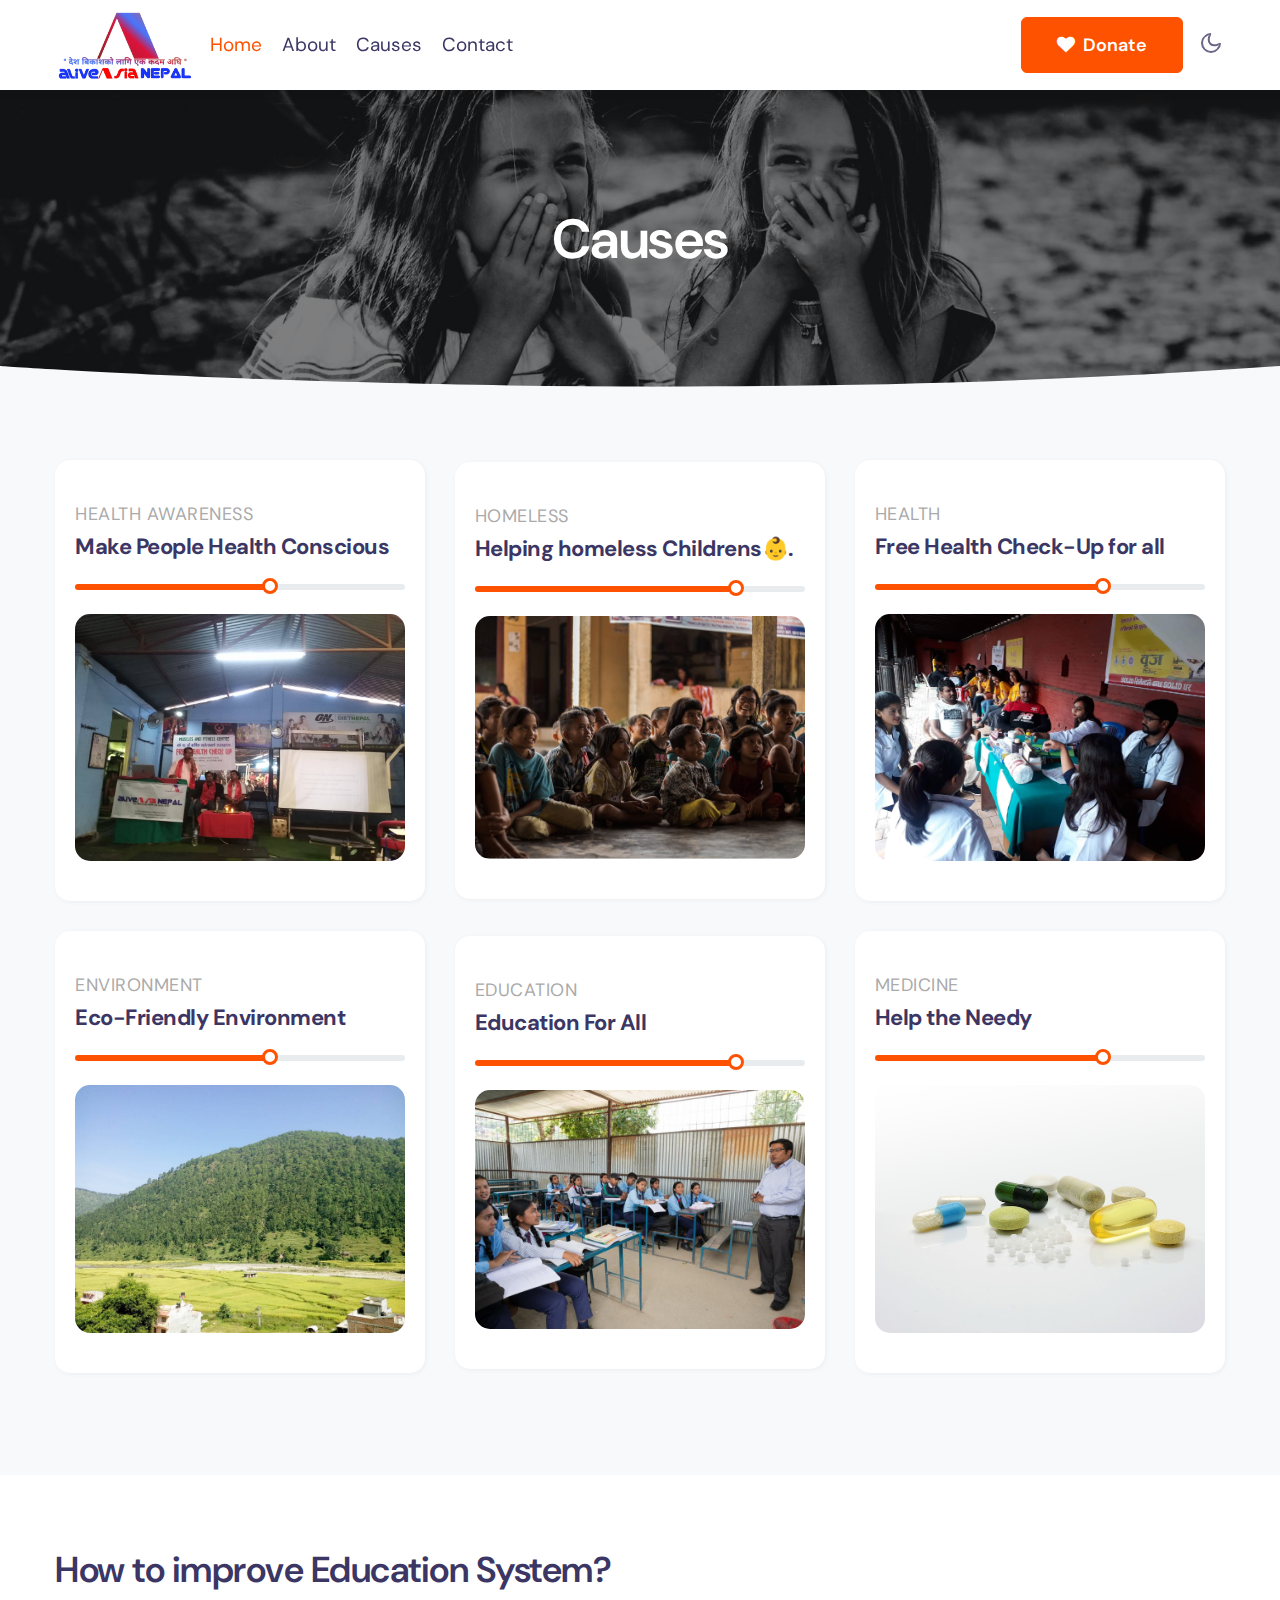
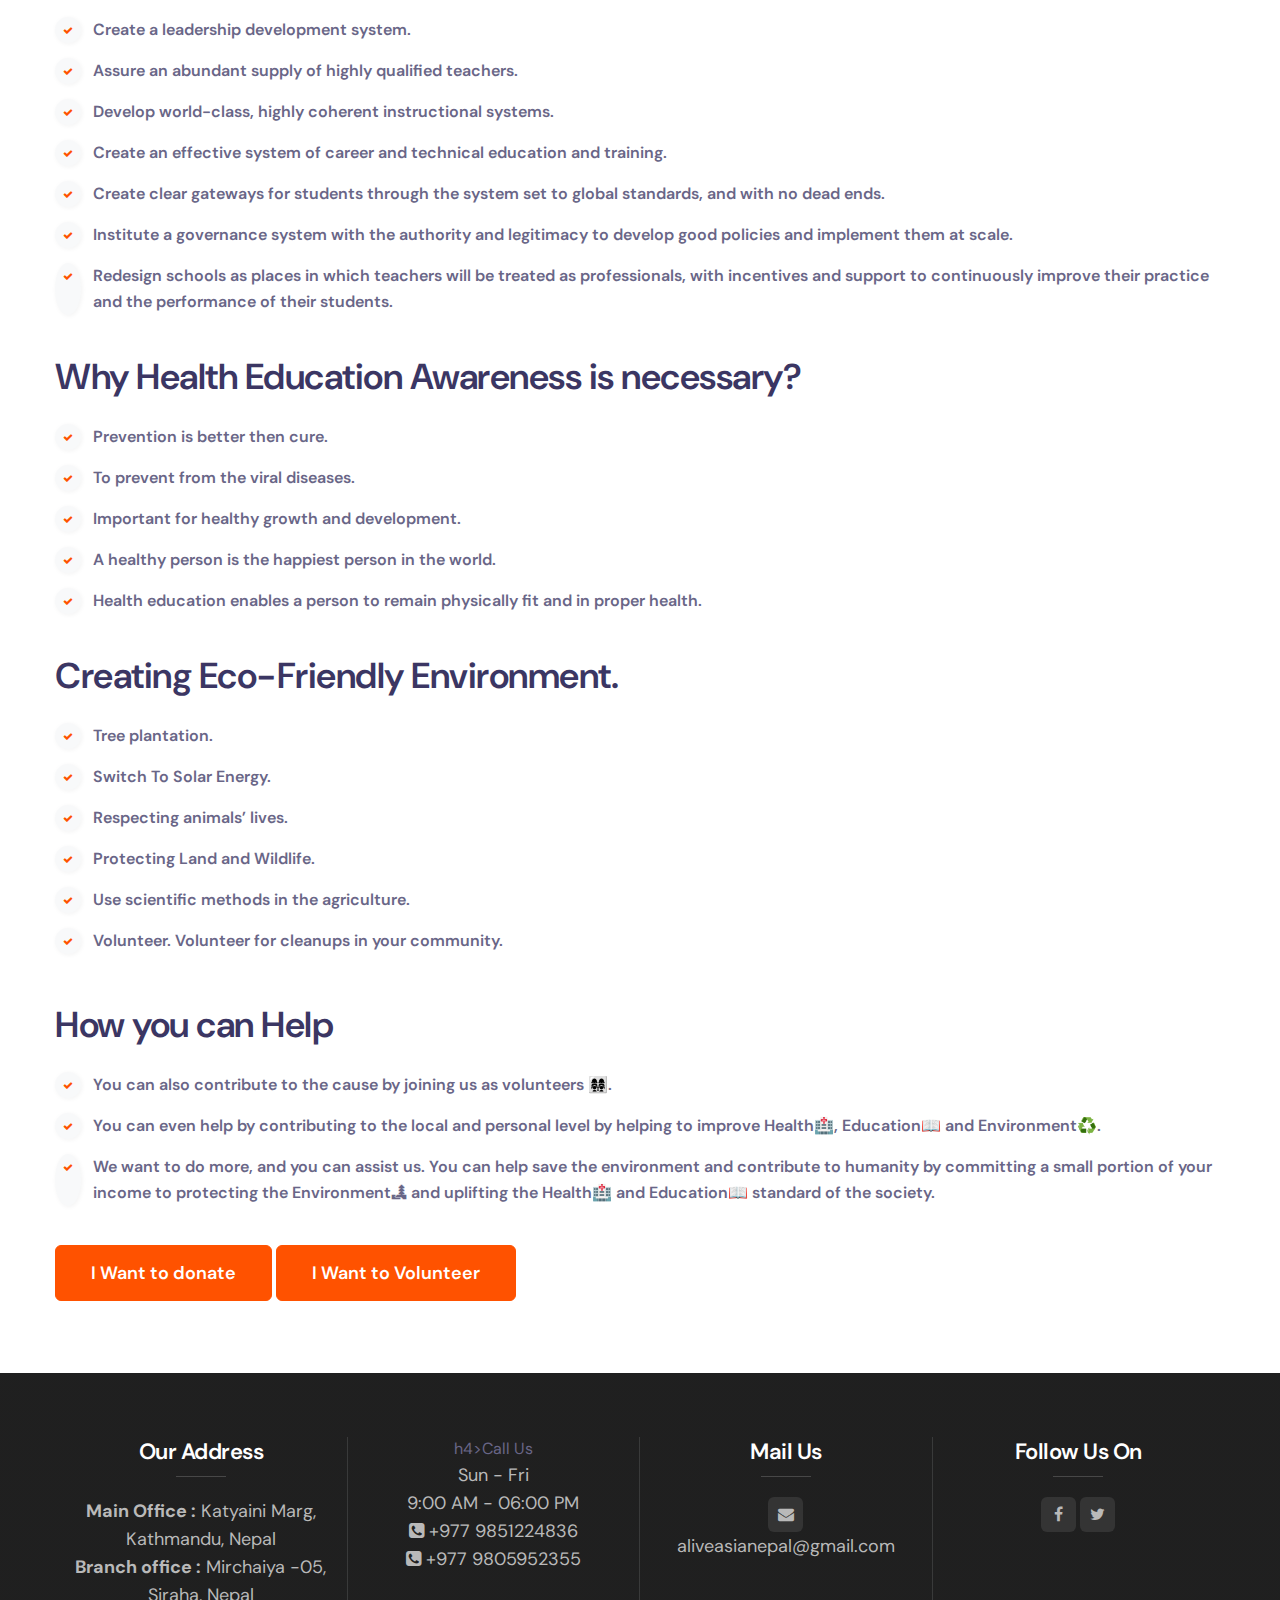
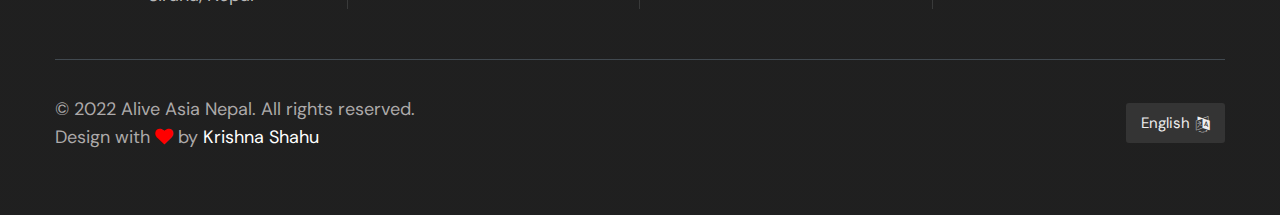
<file: causes.html>
<!doctype html>
<html lang="en">
    <head>
        <!-- Meta tags -->
        <meta charset="utf-8">
        <meta name="viewport" content="width=device-width, initial-scale=1, shrink-to-fit=no">
        <meta content="AliveAsia Nepal. NGO. We at AliveAsia Nepal being an NGO focus on the development of the society in terms of different aspect. We discuss weakness, opportunity & threats on (Education, Health & Environment) sector.
            We organize health camps and awareness programmes on diffferent genres including Health, Education and Environment." name="description">
        <meta content="ALive Asia Nepal, AliveAsia, AliveAsia Nepal. Alive Asia Foundation Nepal, AliveAsia Foundation, NGO, NGO in Nepal, 
            Health Sector, Education Sector, NGO in Health Sector,NGO in Education Sector,NGO in Health Sector Nepal, Education Sector" name="keywords">
        <meta name="author" content="Krishna Shahu">
        <title>Causes | AliveAsia Nepal</title>
         <!-- Favicons -->  
        <link href="assets/images/favicon.ico" rel="icon">
        <link href="assets/images/apple-touch-icon.png" rel="apple-touch-icon">
    
        <link href="//fonts.googleapis.com/css2?family=DM+Sans:wght@400;700&display=swap" rel="stylesheet">
        
        <!-- CSS -->
        <link rel="stylesheet" href="assets/css/style-starter.css">
      </head>
  <body>
<!--header-->
<header id="site-header" class="fixed-top">
    <div class="container">
      <nav class="navbar navbar-expand-lg stroke">
        <!-- <h1><a class="navbar-brand mr-lg-5" href="index.html">
          <img src="assets/images/logo.png" alt="Your logo" title="Your logo" />Alive Asia Nepal
          </a></h1> -->
         
      <a class="navbar-brand" href="#index.html">
          <img src="assets/images/logo.png" alt="AliveAsia" title="AliveAsia"/>
      </a>
        <button class="navbar-toggler  collapsed bg-gradient" type="button" data-toggle="collapse"
          data-target="#navbarTogglerDemo02" aria-controls="navbarTogglerDemo02" aria-expanded="false"
          aria-label="Toggle navigation">
          <span class="navbar-toggler-icon fa icon-expand fa-bars"></span>
          <span class="navbar-toggler-icon fa icon-close fa-times"></span>
          </span>
        </button>
  
        <div  class="collapse navbar-collapse" id="navbarTogglerDemo02">
          <ul class="navbar-nav w-100">
            <li class="nav-item active">
              <a class="nav-link" href="index.html">Home <span class="sr-only">(current)</span></a>
            </li>
            <li class="nav-item @@about__active">
              <a class="nav-link" href="about.html">About</a>
            </li>
            <li class="nav-item @@causes__active">
              <a class="nav-link" href="causes.html">Causes</a>
            </li>
            <li class="nav-item @@contact__active">
              <a class="nav-link" href="contact.html">Contact</a>
            </li>
            <li class="ml-lg-auto mr-lg-0 m-auto">
              <!--/search-right-->
              <div class="search-right">
                </div>
            <!--//search-right-->
            </li>
            <li class="align-self">
              <a href="./donate.html" class="btn btn-style btn-primary ml-lg-3 mr-lg-2"><span class="fa fa-heart mr-1"></span> Donate</a>
            </li>
          </ul>
        </div>
        <!-- toggle switch for light and dark theme -->
        <div class="mobile-position">
          <nav class="navigation">
            <div class="theme-switch-wrapper">
              <label class="theme-switch" for="checkbox">
                <input type="checkbox" id="checkbox">
                <div class="mode-container">
                  <i class="gg-sun"></i>
                  <i class="gg-moon"></i>
                </div>
              </label>
            </div>
          </nav>
        </div>
        <!-- //toggle switch for light and dark theme -->
      </nav>
    </div>
  </header>
<!-- //header -->
<div class="inner-banner">
    <section class="w3l-breadcrumb py-5">
        <div class="container py-lg-5 py-md-3">
            <h2 class="title">Causes</h2>
        </div>
    </section>
</div>
<!-- banner bottom shape -->
<div class="position-relative">
    <div class="shape overflow-hidden">
        <svg viewBox="0 0 2880 48" fill="none" xmlns="http://www.w3.org/2000/svg">
            <path d="M0 48H1437.5H2880V0H2160C1442.5 52 720 0 720 0H0V48Z" fill="currentColor"></path>
        </svg>
    </div>
</div>
<!-- banner bottom shape -->
<!--/causes-sec-->
<div class="w3-services py-5">
    <div class="container py-lg-4 py-md-3">
        <div class="row w3-services-grids">
            <div class="col-lg-4 col-md-6 causes-grid">
                <div class="causes-grid-info">
                    <a href="#cause" class="cause-title-wrap">
                        <p class="title">Health Awareness </p>
                        <h4 class="cause-title">Make People Health Conscious
                        </h4>
                    </a>
                    <div class="barWrapper my-4">
                        <div class="progress-box">
                            <div class="progress" data-value="60">
                                <div class="progress-bar" role="progressbar" aria-valuenow="60" aria-valuemin="0"
                                    aria-valuemax="100" style="width: 60%;">
                                    <div class="value-holder"><span class="value"></span></div>
                                </div>
                            </div>
                        </div>
                    </div>
                    <a href="#cause"><img src="assets/images/blog2.jpg" class="img-fuild radius-image-full"
                            alt=""></a>
                </div>
            </div>
            <div class="col-lg-4 col-md-6 causes-grid">
                <div class="causes-grid-info">
                    <a href="#cause" class="cause-title-wrap">
                        <p class="title">Homeless </p>
                        <h4 class="cause-title">Helping homeless Childrens👶.
                        </h4>
                    </a>
                    <div class="barWrapper my-4">
                        <div class="progress-box">
                            <div class="progress" data-value="70">
                                <div class="progress-bar" role="progressbar" aria-valuenow="80" aria-valuemin="0"
                                    aria-valuemax="100" style="width: 80%;">
                                    <div class="value-holder"><span class="value"></span></div>
                                </div>
                            </div>
                        </div>
                    </div>
                    <a href="#cause"><img src="assets/images/blog1.jpg" class="img-fuild radius-image-full" alt=""></a>
                </div>
            </div>
            <div class="col-lg-4 col-md-6 causes-grid">
                <div class="causes-grid-info">
                    <a href="#cause" class="cause-title-wrap">
                        <p class="title">Health </p>
                        <h4 class="cause-title">Free Health Check-Up for all
                        </h4>
                    </a>
                    <div class="barWrapper my-4">
                        <div class="progress-box">
                            <div class="progress" data-value="70">
                                <div class="progress-bar" role="progressbar" aria-valuenow="70" aria-valuemin="0"
                                    aria-valuemax="100" style="width: 70%;">
                                    <div class="value-holder"><span class="value"></span></div>
                                </div>
                            </div>
                        </div>
                    </div>
                    <a href="#cause"><img src="assets/images/blog3.jpg" class="img-fuild radius-image-full" alt=""></a>
                </div>
            </div>
            <div class="col-lg-4 col-md-6 causes-grid">
                <div class="causes-grid-info">
                    <a href="#cause" class="cause-title-wrap">
                        <p class="title">Environment </p>
                        <h4 class="cause-title">Eco-Friendly Environment
                        </h4>
                    </a>
                    <div class="barWrapper my-4">
                        <div class="progress-box">
                            <div class="progress" data-value="60">
                                <div class="progress-bar" role="progressbar" aria-valuenow="60" aria-valuemin="0"
                                    aria-valuemax="100" style="width: 60%;">
                                    <div class="value-holder"><span class="value"></span></div>
                                </div>
                            </div>
                        </div>
                    </div>
                    <a href="#cause"><img src="assets/images/blog4.jpg" class="img-fuild radius-image-full" alt=""></a>
                </div>
            </div>
            <div class="col-lg-4 col-md-6 causes-grid">
                <div class="causes-grid-info">
                    <a href="#cause" class="cause-title-wrap">
                        <p class="title">Education </p>
                        <h4 class="cause-title">Education For All
                        </h4>
                    </a>
                    <div class="barWrapper my-4">
                        <div class="progress-box">
                            <div class="progress" data-value="70">
                                <div class="progress-bar" role="progressbar" aria-valuenow="80" aria-valuemin="0"
                                    aria-valuemax="100" style="width: 80%;">
                                    <div class="value-holder"><span class="value"></span></div>
                                </div>
                            </div>
                        </div>
                    </div>
                    <a href="#cause"><img src="assets/images/blog5.jpg" class="img-fuild radius-image-full" alt=""></a>
                </div>
            </div>
            <div class="col-lg-4 col-md-6 causes-grid">
                <div class="causes-grid-info">
                    <a href="#cause" class="cause-title-wrap">
                        <p class="title">Medicine </p>
                        <h4 class="cause-title">Help the Needy
                        </h4>
                    </a>
                    <div class="barWrapper my-4">
                        <div class="progress-box">
                            <div class="progress" data-value="70">
                                <div class="progress-bar" role="progressbar" aria-valuenow="70" aria-valuemin="0"
                                    aria-valuemax="100" style="width: 70%;">
                                    <div class="value-holder"><span class="value"></span></div>
                                </div>
                            </div>
                        </div>
                    </div>
                    <a href="#cause"><img src="assets/images/blog6.jpg" class="img-fuild radius-image-full" alt=""></a>
                </div>
            </div>
        </div>
    </div>
</div>
<!--/causes-sec-->
<section class="w3l-aboutblock2" id="story">
    <div class="py-5">
        <div class="container py-lg-4 py-md-3">
            <div class="cwp4-two">
                <div class="cwp4-text">
                    <h3 class="title-big">How to improve Education System?</h3>
                    <ul class="cont-4 mt-4">
                        <li><span class="fa fa-check"></span>Create a leadership development system.</li>   
                        <li><span class="fa fa-check"></span>Assure an abundant supply of highly qualified teachers.</li>
                        <li><span class="fa fa-check"></span>Develop world-class, highly coherent instructional systems.</li>
                        <li><span class="fa fa-check"></span>Create an effective system of career and technical education and
                            training.</li>
                        <li><span class="fa fa-check"></span>Create clear gateways for students through the system set to
                                global standards, and with no dead ends.</li>
                        <li><span class="fa fa-check"></span>Institute a governance system with the authority and
                            legitimacy to develop good policies and implement them at
                            scale.
                        </li>
                        <li><span class="fa fa-check"></span>Redesign schools as places in which teachers will be treated
                            as professionals, with incentives and support to continuously
                            improve their practice and the performance of their students.</li>
                    </ul>
                </div><br/>
                <div class="cwp4-text">
                    <h3 class="title-big">Why Health Education Awareness is necessary?</h3>
                    <ul class="cont-4 mt-4">
                        <li><span class="fa fa-check"></span>Prevention is better then cure.</li>   
                        <li><span class="fa fa-check"></span>To prevent from the viral diseases.</li>
                        <li><span class="fa fa-check"></span>Important for healthy growth and development.</li>
                        <li><span class="fa fa-check"></span>A healthy person is the happiest person in the world.</li>
                        <li><span class="fa fa-check"></span>Health education enables a person to remain physically fit
                            and in proper health.</li>
                    </ul>
                </div><br/>
                <div class="cwp4-text">
                    <h3 class="title-big">Creating Eco-Friendly Environment.</h3>
                    <ul class="cont-4 mt-4">
                        <li><span class="fa fa-check"></span>Tree plantation.</li>   
                        <li><span class="fa fa-check"></span>Switch To Solar Energy.</li>
                        <li><span class="fa fa-check"></span>Respecting animals’ lives.</li>
                        <li><span class="fa fa-check"></span>Protecting Land and Wildlife.</li>
                        <li><span class="fa fa-check"></span>Use scientific methods in the agriculture.</li>
                        <li><span class="fa fa-check"></span>Volunteer. Volunteer for cleanups in your community.</li>
                    </ul>
                </div>
                <div class="cwp4-text mt-md-5 mt-4">
                    <h3 class="title-big">How you can Help</h3>
                    <ul class="cont-4 mt-4">
                        <li><span class="fa fa-check"></span> You can also contribute to the cause by joining us as volunteers 👩‍👩‍👧‍👧.</li>
                        <li><span class="fa fa-check"></span>You can even help by contributing to the local and personal level by helping to improve 
                            Health🏥, Education📖 and Environment♻️.</li>
                        <li><span class="fa fa-check"></span>We want to do more, and you can assist us. You can help save the 
                            environment and contribute to humanity by committing a small portion of your income to protecting the Environment🏞 and uplifting
                            the Health🏥 and Education📖 standard of the society.</li>
                    </ul>
                    <a href="./donate.html" class="btn btn-style btn-primary mt-md-4 mt-2"> I Want to donate</a>
                    <a href="./contact.html" class="btn btn-style btn-primary mt-md-4 mt-2"> I Want to Volunteer</a>
                </div>
            </div>
        </div>
    </div>
</section>

<!-- footer 14 -->
<div class="w3l-footer-main">
    <div class="w3l-sub-footer-content">
      <!-- News Lettedr -->
        <!-- <section class="_form-3">
            <div class="form-main">
                <div class="container">
                    <div class="middle-section grid-column top-bottom">
                        <div class="image grid-three-column">
                            <img src="assets/images/subscribe.png" alt="" class="img-fluid radius-image-full">
                        </div>
                        <div class="text-grid grid-three-column">
                            <h2>Subscribe our Newsletter to receive latest updates from us</h2>
                            <p>We won’t give you spam mails.</p>
                        </div>
                        <div class="form-text grid-three-column">
                            <form action="/" method="GET">
                                <input type="email" name=" placeholder" placeholder="Enter Your Email" required="">
                                <button type="submit" class="btn btn-style btn-primary">Submit</button>
                            </form>
                        </div>
                    </div>
                </div>
            </div>
        </section> -->
        <!-- Footers-14 -->
        <footer class="footer-14">
            <div id="footers14-block">
                <div class="container">
                    <div class="footers20-content">
                        <div class="d-grid grid-col-4 grids-content">
                            <div class="column">
                                <h4>Our Address</h4>
                                  <p>
                                      <strong>Main Office :</strong> Katyaini Marg, Kathmandu, Nepal
                                  </p>
                                  <p>
                                      <strong>Branch office :</strong> Mirchaiya -05, Siraha,  Nepal 
                                  </p>
                            </div>
                            <div class="column">
                                h4>Call Us</h4>
                              <p>Sun - Fri </p>
                              <p>9:00 AM - 06:00 PM</p> 
                              <p><a href="tel:+977 9851224836"><span class="fa fa-phone-square" aria-hidden="true"></span> +977 9851224836</a></p>
                              <p><a href="tel:+977 9805952355"><span class="fa fa-phone-square" aria-hidden="true"></span> +977 9805952355</a></p>
                            </div>
                            <div class="column">
                                <h4>Mail Us</h4>
                                <ul>
                                  <li><a href="mailto:aliveasianepal@gmail.com" target="_blank"><span class="fa fa-envelope" aria-hidden="true"></span></a>
                                  </li>
                              </ul>
                                <p><a href="mailto:aliveasianepal@gmail.com">aliveasianepal@gmail.com</a></p>
                            </div>
                            <div class="column">
                                <h4>Follow Us On</h4>
                                <ul>
                                    <li><a href="https://www.facebook.com/aliveasia" target="_blank"><span class="fa fa-facebook"
                                                aria-hidden="true"></span></a>
                                    </li>
                                    <!-- <li><a href="#linkedin"><span class="fa fa-linkedin"
                                                aria-hidden="true"></span></a>
                                    </li> -->
                                    <li><a href="#twitter"><span class="fa fa-twitter"
                                                aria-hidden="true"></span></a>
                                    </li>
                                </ul>
                            </div>
                        </div>
                    </div>
                    <div class="footers14-bottom d-flex">
                        <div class="copyright">
                            <p>© 2022 Alive Asia Nepal. All rights reserved.</p><p> Design with <span style="color: red;" class="fa fa-heart"></span> by <a href="https:/krishnashahu.com.np/"
                              target="_blank">Krishna Shahu</a></p>
                        </div>
                        <div class="language-select d-flex" >
                            <span class="fa fa-language" aria-hidden="true"></span>
                            <select>
                                <option>English</option>
                                <option>Nepali</option>
                            </select>
                        </div>
                    </div>
                    
                </div>
            </div>
            <!-- move top -->
            <button onclick="topFunction()" id="movetop" title="Go to top">
                &uarr;
            </button>
            <script>
                // When the user scrolls down 20px from the top of the document, show the button
                window.onscroll = function () {
                    scrollFunction()
                };
  
                function scrollFunction() {
                    if (document.body.scrollTop > 20 || document.documentElement.scrollTop > 20) {
                        document.getElementById("movetop").style.display = "block";
                    } else {
                        document.getElementById("movetop").style.display = "none";
                    }
                }
  
                // When the user clicks on the button, scroll to the top of the document
                function topFunction() {
                    document.body.scrollTop = 0;
                    document.documentElement.scrollTop = 0;
                }
            </script>
            <!-- /move top -->
  
        </footer>
        <!-- Footers-14 -->
    </div>
  </div>
  <!-- //footer 14 -->
<script src="assets/js/jquery-3.3.1.min.js"></script> <!-- Common jquery plugin -->

<script src="assets/js/theme-change.js"></script><!-- theme switch js (light and dark)-->
<script src="assets/js/owl.carousel.js"></script>

<!-- script for banner slider-->
<script>
  $(document).ready(function () {
    $('.owl-one').owlCarousel({
      loop: true,
      dots: false,
      margin: 0,
      nav: true,
      responsiveClass: true,
      autoplay: true,
      autoplayTimeout: 5000,
      autoplaySpeed: 1000,
      autoplayHoverPause: false,
      responsive: {
        0: {
          items: 1
        },
        480: {
          items: 1
        },
        667: {
          items: 1
        },
        1000: {
          items: 1
        }
      }
    })
  })
</script>
<!-- //script -->

<!-- script for tesimonials carousel slider -->
<script>
  $(document).ready(function () {
    $("#owl-demo1").owlCarousel({
      loop: true,
      margin: 20,
      nav: false,
      responsiveClass: true,
      responsive: {
        0: {
          items: 1
        },
        736: {
          items: 1
        },
        1000: {
          items: 2,
          loop: false
        }
      }
    })
  })
</script>
<!-- //script for tesimonials carousel slider -->

<script src="assets/js/counter.js"></script>

<!--/MENU-JS-->
<script>
  $(window).on("scroll", function () {
    var scroll = $(window).scrollTop();

    if (scroll >= 80) {
      $("#site-header").addClass("nav-fixed");
    } else {
      $("#site-header").removeClass("nav-fixed");
    }
  });

  //Main navigation Active Class Add Remove
  $(".navbar-toggler").on("click", function () {
    $("header").toggleClass("active");
  });
  $(document).on("ready", function () {
    if ($(window).width() > 991) {
      $("header").removeClass("active");
    }
    $(window).on("resize", function () {
      if ($(window).width() > 991) {
        $("header").removeClass("active");
      }
    });
  });
</script>
<!--//MENU-JS-->

<!-- disable body scroll which navbar is in active -->
<script>
  $(function () {
    $('.navbar-toggler').click(function () {
      $('body').toggleClass('noscroll');
    })
  });
</script>
<!-- //disable body scroll which navbar is in active -->

<!--bootstrap-->
<script src="assets/js/bootstrap.min.js"></script>
<!-- //bootstrap-->
</body>

</html>
</file>
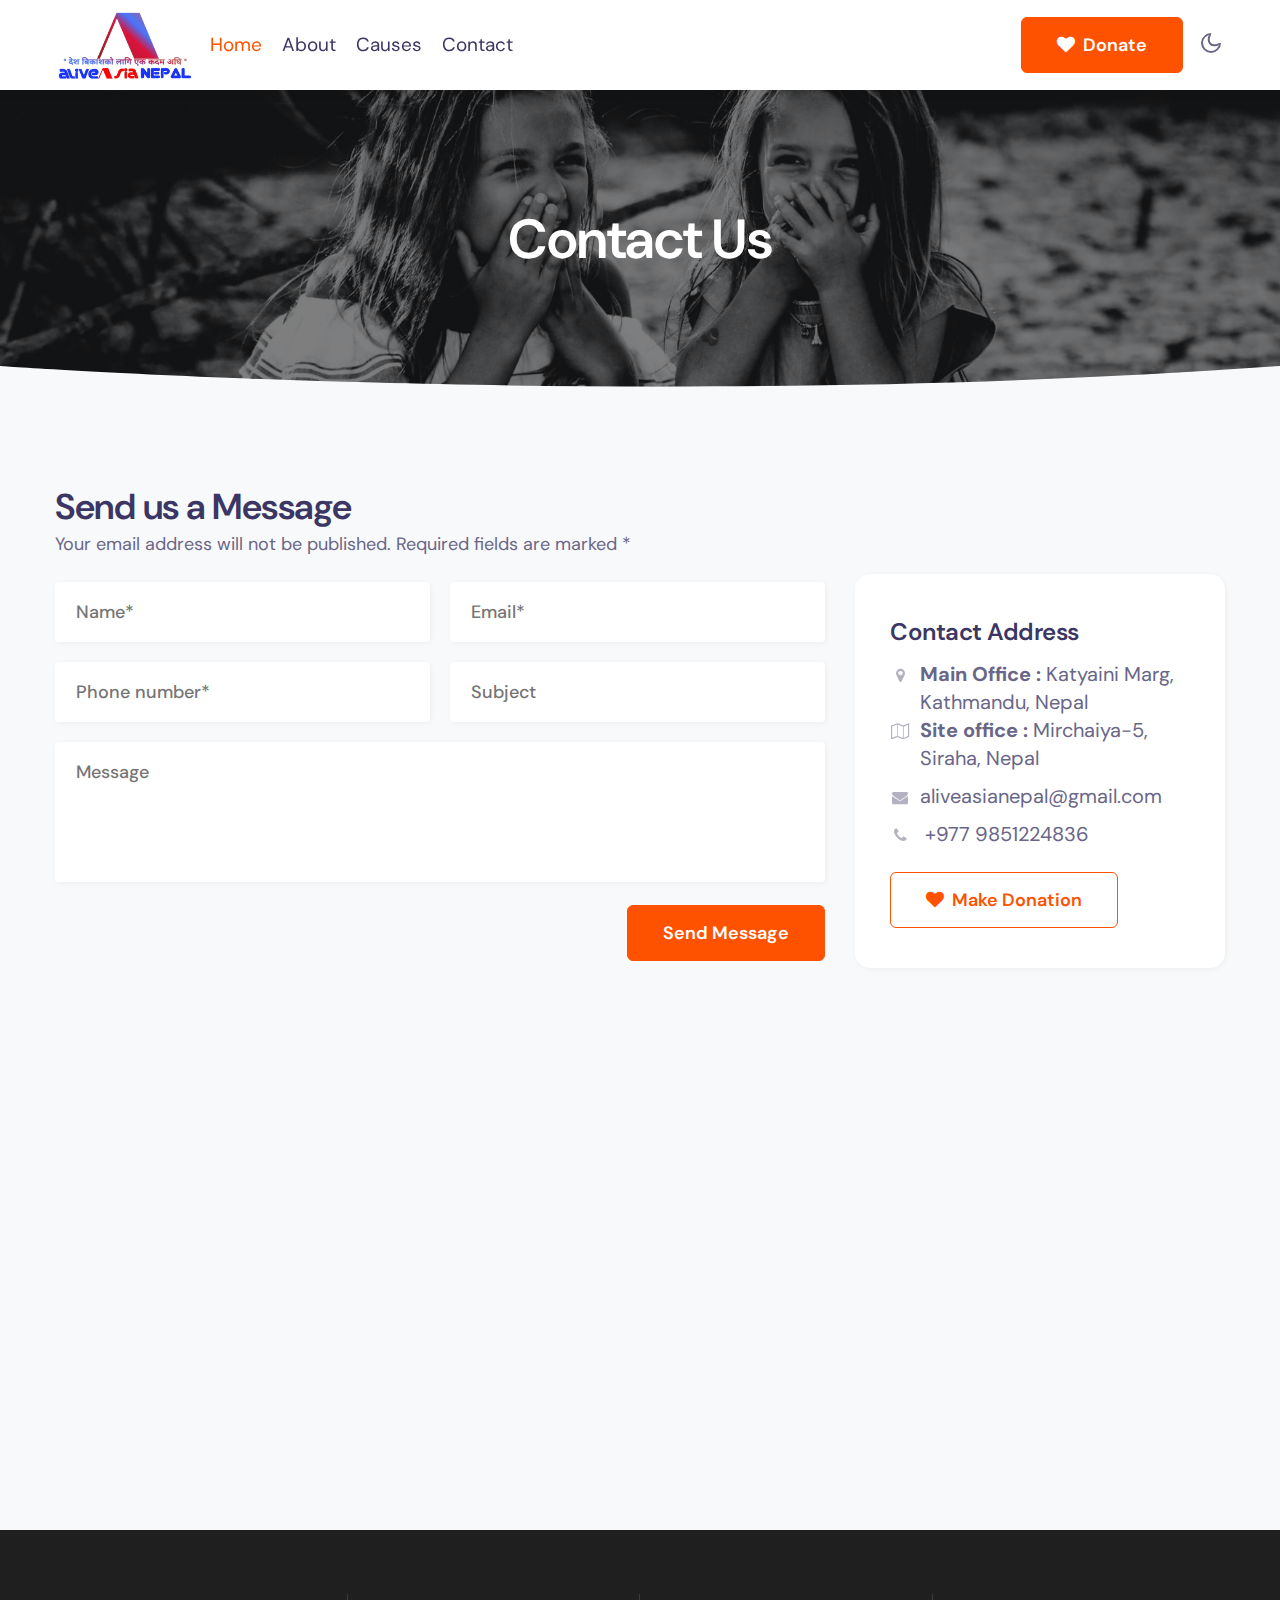
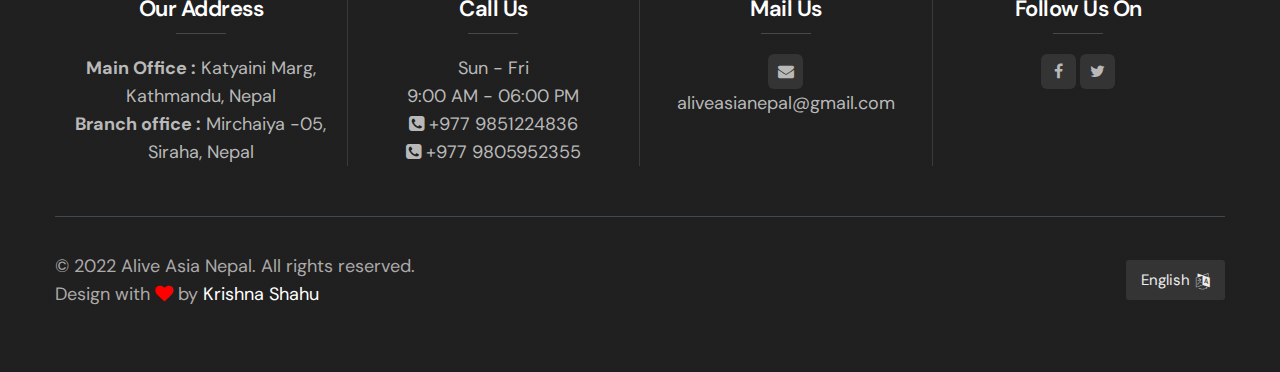
<file: contact.html>
<!doctype html>
<html lang="en">
  <head>
    <!-- Meta tags -->
    <meta charset="utf-8">
    <meta name="viewport" content="width=device-width, initial-scale=1, shrink-to-fit=no">
    <meta content="AliveAsia Nepal. NGO. We at AliveAsia Nepal being an NGO focus on the development of the society in terms of different aspect. We discuss weakness, opportunity & threats on (Education, Health & Environment) sector.
        We organize health camps and awareness programmes on diffferent genres including Health, Education and Environment." name="description">
    <meta content="ALive Asia Nepal, AliveAsia, AliveAsia Nepal. Alive Asia Foundation Nepal, AliveAsia Foundation, NGO, NGO in Nepal, 
        Health Sector, Education Sector, NGO in Health Sector,NGO in Education Sector,NGO in Health Sector Nepal, Education Sector" name="keywords">
    <meta name="author" content="Krishna Shahu">
    <title>Contact Us | AliveAsia Nepal</title>
     <!-- Favicons -->  
    <link href="assets/images/favicon.ico" rel="icon">
    <link href="assets/images/apple-touch-icon.png" rel="apple-touch-icon">

    <link href="//fonts.googleapis.com/css2?family=DM+Sans:wght@400;700&display=swap" rel="stylesheet">
    
    <!-- CSS -->
    <link rel="stylesheet" href="assets/css/style-starter.css">
  </head>
  <body>
<!--header-->
<header id="site-header" class="fixed-top">
  <div class="container">
    <nav class="navbar navbar-expand-lg stroke">
      <!-- <h1><a class="navbar-brand mr-lg-5" href="index.html">
        <img src="assets/images/logo.png" alt="Your logo" title="Your logo" />Alive Asia Nepal
        </a></h1> -->
       
    <a class="navbar-brand" href="#index.html">
        <img src="assets/images/logo.png" alt="AliveAsia" title="AliveAsia" style="height:auto;"/>
    </a>
      <button class="navbar-toggler  collapsed bg-gradient" type="button" data-toggle="collapse"
        data-target="#navbarTogglerDemo02" aria-controls="navbarTogglerDemo02" aria-expanded="false"
        aria-label="Toggle navigation">
        <span class="navbar-toggler-icon fa icon-expand fa-bars"></span>
        <span class="navbar-toggler-icon fa icon-close fa-times"></span>
        </span>
      </button>

      <div  class="collapse navbar-collapse nav-menu" id="navbarTogglerDemo02">
        <ul class="navbar-nav w-100">
          <li class="nav-item active">
            <a class="nav-link" href="index.html">Home <span class="sr-only">(current)</span></a>
          </li>
          <li class="nav-item @@about__active">
            <a class="nav-link" href="about.html">About</a>
          </li>
          <li class="nav-item @@causes__active">
            <a class="nav-link" href="causes.html">Causes</a>
          </li>
          <li class="nav-item @@contact__active">
            <a class="nav-link" href="contact.html">Contact</a>
          </li>
          <li class="ml-lg-auto mr-lg-0 m-auto">
            <!--/search-right-->
            <div class="search-right">
            </div>
          <!--//search-right-->
          </li>
          <li class="align-self">
            <a href="#donate" class="btn btn-style btn-primary ml-lg-3 mr-lg-2"><span class="fa fa-heart mr-1"></span> Donate</a>
          </li>
        </ul>
      </div>
      <!-- toggle switch for light and dark theme -->
      <div class="mobile-position">
        <nav class="navigation">
          <div class="theme-switch-wrapper">
            <label class="theme-switch" for="checkbox">
              <input type="checkbox" id="checkbox">
              <div class="mode-container">
                <i class="gg-sun"></i>
                <i class="gg-moon"></i>
              </div>
            </label>
          </div>
        </nav>
      </div>
      <!-- //toggle switch for light and dark theme -->
    </nav>
  </div>
</header>
<!-- //header -->
<div class="inner-banner">
    <section class="w3l-breadcrumb py-5">
        <div class="container py-lg-5 py-md-3">
            <h2 class="title">Contact Us</h2>
        </div>
    </section>
</div>
<!-- banner bottom shape -->
<div class="position-relative">
    <div class="shape overflow-hidden">
        <svg viewBox="0 0 2880 48" fill="none" xmlns="http://www.w3.org/2000/svg">
            <path d="M0 48H1437.5H2880V0H2160C1442.5 52 720 0 720 0H0V48Z" fill="currentColor"></path>
        </svg>
    </div>
</div>
<!-- banner bottom shape -->
<!-- contacts -->
<section class="w3l-contact-7 py-5" id="contact">
    <div class="contacts-9 py-lg-5 py-md-4">
        <div class="container">
            <div class="top-map">
                <div class="row map-content-9">
                    <div class="col-lg-8">
                        <h3 class="title-big">Send us a Message</h3>
                        <p class="mb-4 mt-lg-0 mt-2">Your email address will not be published. Required fields are marked *</p>
                        <form name="contact" method="POST" data-netlify="true" class="text-right">
                          <input type="hidden" name="subject" value="Message request from AliveAsia Nepal" />
                            <div class="form-grid">
                                <input type="text" name="w3lName" id="w3lName" placeholder="Name*" required="">
                                <input type="email" name="w3lSender" id="w3lSender" placeholder="Email*" required="">
                                <input type="text" name="w3lPhone" id="w3lPhone" placeholder="Phone number*"
                                    required="">
                                <input type="text" name="w3lSubject" id="w3lSubject" placeholder="Subject">
                            </div>
                            <textarea name="w3lMessage" id="w3lMessage" placeholder="Message"></textarea>
                            <button type="submit" class="btn btn-primary btn-style mt-3">Send Message</button>
                        </form>
                    </div>
                    <div class="col-lg-4 cont-details">
                        <address><i class="fa-regular fa-map-location-dot"></i>
                            <h5 class="">Contact Address</h5>
                            <p><span class="fa fa-map-marker"></span><strong>Main Office :</strong> Katyaini Marg, &nbsp;&nbsp;&nbsp;&nbsp;&nbsp;&nbsp;Kathmandu, Nepal<br/>
                              <span class="fa fa-map-o"></span><strong>Site office :</strong> Mirchaiya-5, &nbsp;&nbsp;&nbsp;&nbsp;&nbsp;&nbsp;Siraha,  Nepal  </p>
                            <p> <a href="mailto:aliveasianepal@gmail.com"><span
                                        class="fa fa-envelope"></span>aliveasianepal@gmail.com</a></p>
                            <p><a href="tel:+977 9851224836"><span class="fa fa-phone"></span> +977 9851224836 </a></p>
                            <a href="donate.html" class="btn btn-style btn-outline-primary mt-4">
                                <span class="fa fa-heart mr-1"></span> Make Donation</a>
                        </address>
                    </div>
                </div>
            </div>
        </div>
    </div>
</section>
<!-- //contacts -->
<div class="map">
  <iframe src="https://www.google.com/maps/embed?pb=!1m18!1m12!1m3!1d3532.716657948741!2d85.3427022144823!3d27.695150932635972!2m3!1f0!2f0!3f0!3m2!1i1024!2i768!4f13.1!3m3!1m2!1s0x39eb1971d11e55eb%3A0x2047986e57eb354c!2saliveAsia%20Nepal!5e0!3m2!1sen!2snp!4v1665743404064!5m2!1sen!2snp" width="600" height="450" frameborder="0" style="border:0" allowfullscreen="" style="border:0;" allowfullscreen="" loading="lazy" referrerpolicy="no-referrer-when-downgrade"></iframe>
    
</div>
<!-- footer 14 -->
<div class="w3l-footer-main">
  <div class="w3l-sub-footer-content">
    <!-- News Lettedr -->
      <!-- <section class="_form-3">
          <div class="form-main">
              <div class="container">
                  <div class="middle-section grid-column top-bottom">
                      <div class="image grid-three-column">
                          <img src="assets/images/subscribe.png" alt="" class="img-fluid radius-image-full">
                      </div>
                      <div class="text-grid grid-three-column">
                          <h2>Subscribe our Newsletter to receive latest updates from us</h2>
                          <p>We won’t give you spam mails.</p>
                      </div>
                      <div class="form-text grid-three-column">
                          <form action="/" method="GET">
                              <input type="email" name=" placeholder" placeholder="Enter Your Email" required="">
                              <button type="submit" class="btn btn-style btn-primary">Submit</button>
                          </form>
                      </div>
                  </div>
              </div>
          </div>
      </section> -->
      <!-- Footers-14 -->
      <footer class="footer-14">
          <div id="footers14-block">
              <div class="container">
                  <div class="footers20-content">
                      <div class="d-grid grid-col-4 grids-content">
                          <div class="column">
                              <h4>Our Address</h4>
                                <p>
                                    <strong>Main Office :</strong> Katyaini Marg, Kathmandu, Nepal
                                </p>
                                <p>
                                    <strong>Branch office :</strong> Mirchaiya -05, Siraha,  Nepal 
                                </p>
                          </div>
                          <div class="column">
                              <h4>Call Us</h4>
                              <p>Sun - Fri </p>
                              <p>9:00 AM - 06:00 PM</p> 
                              <p><a href="tel:+977 9851224836"><span class="fa fa-phone-square" aria-hidden="true"></span> +977 9851224836</a></p>
                              <p><a href="tel:+977 9805952355"><span class="fa fa-phone-square" aria-hidden="true"></span> +977 9805952355</a></p>
                          </div>
                          <div class="column">
                              <h4>Mail Us</h4>
                              <ul>
                                <li><a href="mailto:aliveasianepal@gmail.com" target="_blank"><span class="fa fa-envelope" aria-hidden="true"></span></a>
                                </li>
                            </ul>
                              <p><a href="mailto:aliveasianepal@gmail.com">aliveasianepal@gmail.com</a></p>
                          </div>
                          <div class="column">
                              <h4>Follow Us On</h4>
                              <ul>
                                  <li><a href="https://www.facebook.com/aliveasia" target="_blank"><span class="fa fa-facebook"
                                              aria-hidden="true"></span></a>
                                  </li>
                                  <!-- <li><a href="#linkedin"><span class="fa fa-linkedin"
                                              aria-hidden="true"></span></a>
                                  </li> -->
                                  <li><a href="#twitter"><span class="fa fa-twitter"
                                              aria-hidden="true"></span></a>
                                  </li>
                              </ul>
                          </div>
                      </div>
                  </div>
                  <div class="footers14-bottom d-flex">
                      <div class="copyright">
                          <p>© 2022 Alive Asia Nepal. All rights reserved.</p><p> Design with <span style="color: red;" class="fa fa-heart"></span> by <a href="https:/krishnashahu.com.np/"
                            target="_blank">Krishna Shahu</a></p>
                      </div>
                      <div class="language-select d-flex" >
                          <span class="fa fa-language" aria-hidden="true"></span>
                          <select>
                              <option>English</option>
                              <option>Nepali</option>
                          </select>
                      </div>
                  </div>
                  
              </div>
          </div>
          <!-- move top -->
          <button onclick="topFunction()" id="movetop" title="Go to top">
              &uarr;
          </button>
          <script>
              // When the user scrolls down 20px from the top of the document, show the button
              window.onscroll = function () {
                  scrollFunction()
              };

              function scrollFunction() {
                  if (document.body.scrollTop > 20 || document.documentElement.scrollTop > 20) {
                      document.getElementById("movetop").style.display = "block";
                  } else {
                      document.getElementById("movetop").style.display = "none";
                  }
              }

              // When the user clicks on the button, scroll to the top of the document
              function topFunction() {
                  document.body.scrollTop = 0;
                  document.documentElement.scrollTop = 0;
              }
          </script>
          <!-- /move top -->

      </footer>
      <!-- Footers-14 -->
  </div>
</div>
<!-- //footer 14 -->

<script src="assets/js/jquery-3.3.1.min.js"></script> <!-- Common jquery plugin -->

<script src="assets/js/theme-change.js"></script><!-- theme switch js (light and dark)-->
<script src="assets/js/owl.carousel.js"></script>

<!-- script for banner slider-->
<script>
  $(document).ready(function () {
    $('.owl-one').owlCarousel({
      loop: true,
      dots: false,
      margin: 0,
      nav: true,
      responsiveClass: true,
      autoplay: true,
      autoplayTimeout: 5000,
      autoplaySpeed: 1000,
      autoplayHoverPause: false,
      responsive: {
        0: {
          items: 1
        },
        480: {
          items: 1
        },
        667: {
          items: 1
        },
        1000: {
          items: 1
        }
      }
    })
  })
</script>
<!-- //script -->

<!-- script for tesimonials carousel slider -->
<script>
  $(document).ready(function () {
    $("#owl-demo1").owlCarousel({
      loop: true,
      margin: 20,
      nav: false,
      responsiveClass: true,
      responsive: {
        0: {
          items: 1
        },
        736: {
          items: 1
        },
        1000: {
          items: 2,
          loop: false
        }
      }
    })
  })
</script>
<!-- //script for tesimonials carousel slider -->

<script src="assets/js/counter.js"></script>

<!--/MENU-JS-->
<script>
  $(window).on("scroll", function () {
    var scroll = $(window).scrollTop();

    if (scroll >= 80) {
      $("#site-header").addClass("nav-fixed");
    } else {
      $("#site-header").removeClass("nav-fixed");
    }
  });

  //Main navigation Active Class Add Remove
  $(".navbar-toggler").on("click", function () {
    $("header").toggleClass("active");
  });
  $(document).on("ready", function () {
    if ($(window).width() > 991) {
      $("header").removeClass("active");
    }
    $(window).on("resize", function () {
      if ($(window).width() > 991) {
        $("header").removeClass("active");
      }
    });
  });
</script>
<!--//MENU-JS-->

<!-- disable body scroll which navbar is in active -->
<script>
  $(function () {
    $('.navbar-toggler').click(function () {
      $('body').toggleClass('noscroll');
    })
  });
</script>
<!-- //disable body scroll which navbar is in active -->

<!--bootstrap-->
<script src="assets/js/bootstrap.min.js"></script>
<!-- //bootstrap-->
</body>

</html>
</file>
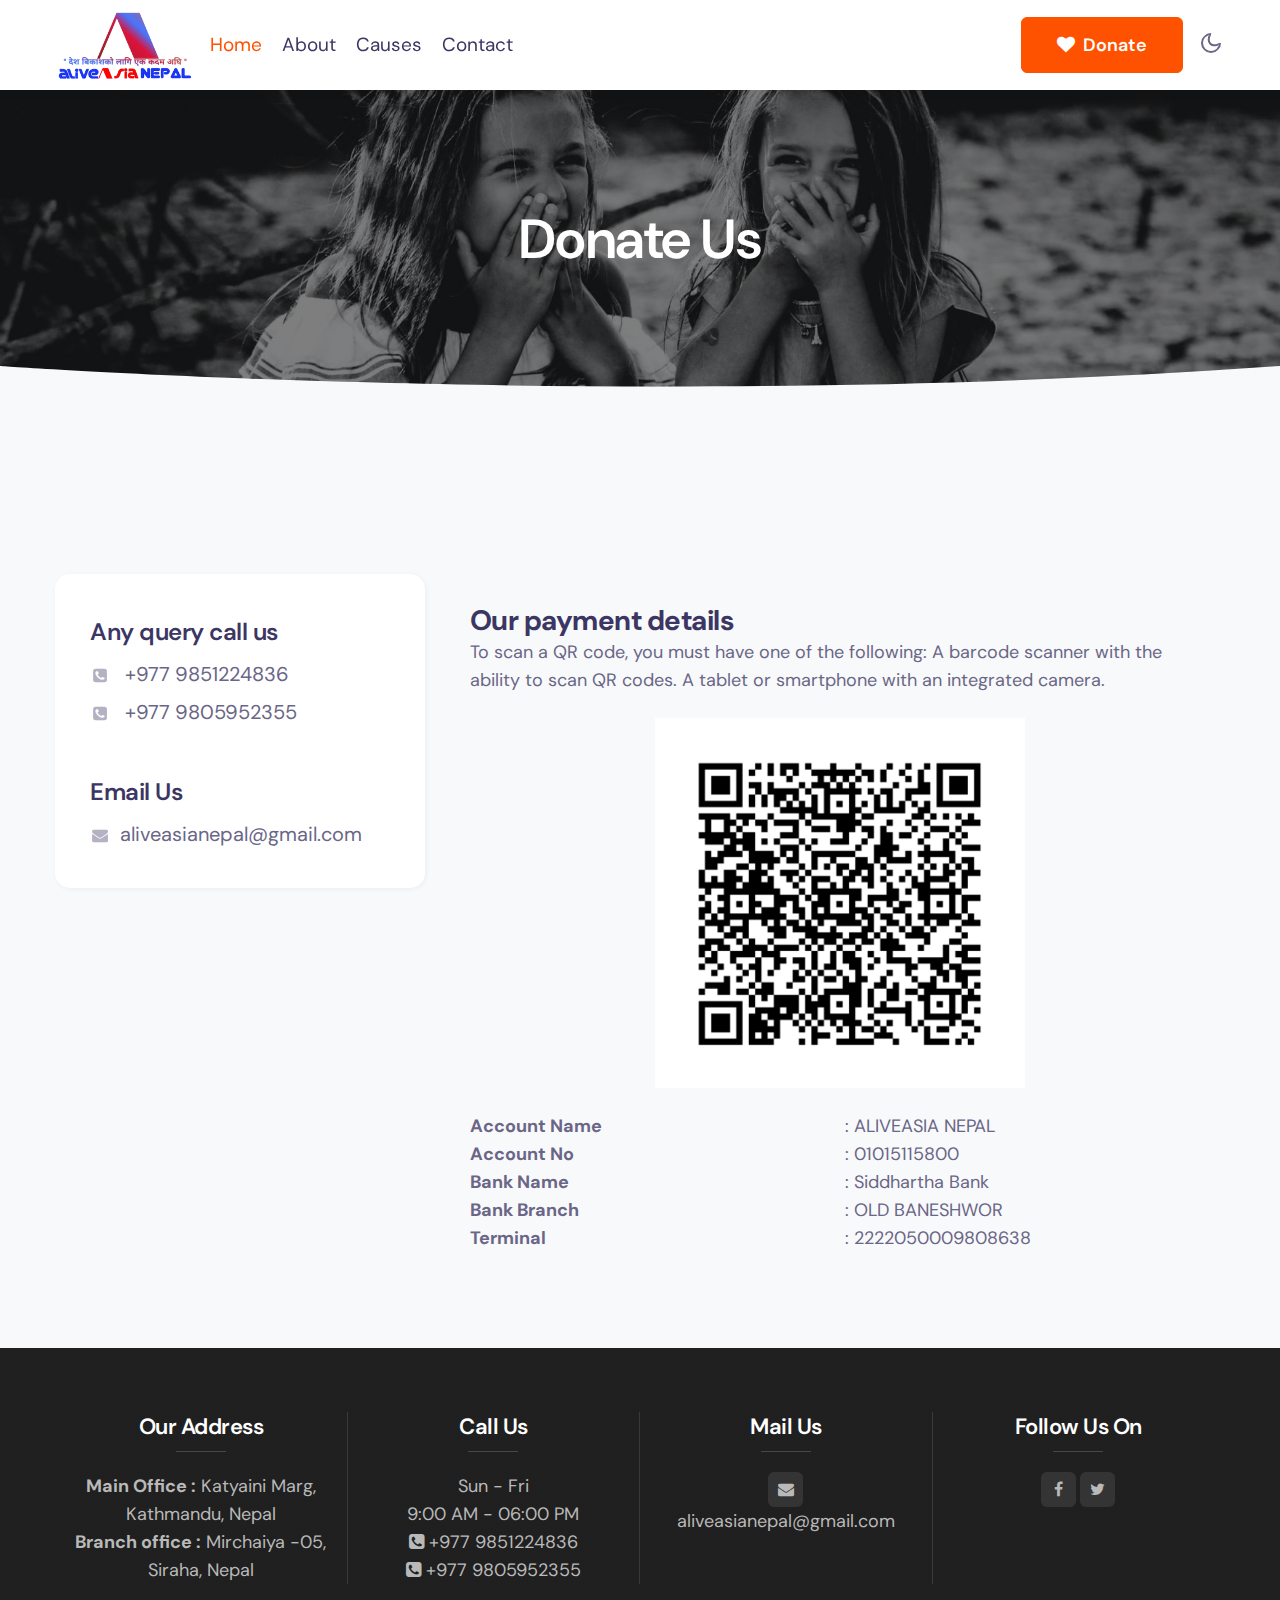
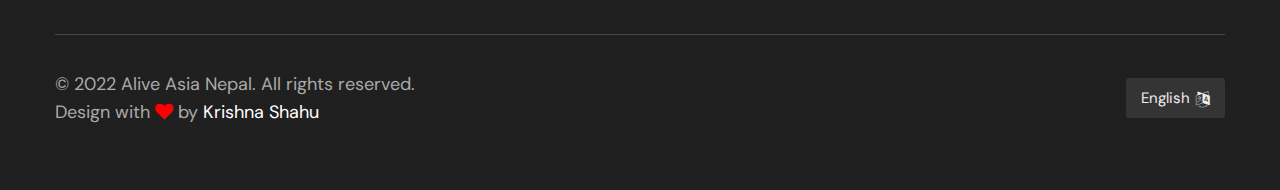
<file: donate.html>
<!doctype html>
<html lang="en">
  <head>
    <!-- Meta tags -->
    <meta charset="utf-8">
    <meta name="viewport" content="width=device-width, initial-scale=1, shrink-to-fit=no">
    <meta content="AliveAsia Nepal. NGO. We at AliveAsia Nepal being an NGO focus on the development of the society in terms of different aspect. We discuss weakness, opportunity & threats on (Education, Health & Environment) sector.
        We organize health camps and awareness programmes on diffferent genres including Health, Education and Environment." name="description">
    <meta content="ALive Asia Nepal, AliveAsia, AliveAsia Nepal. Alive Asia Foundation Nepal, AliveAsia Foundation, NGO, NGO in Nepal, 
        Health Sector, Education Sector, NGO in Health Sector,NGO in Education Sector,NGO in Health Sector Nepal, Education Sector" name="keywords">
    <meta name="author" content="Krishna Shahu">
    <title>Donate | AliveAsia Nepal</title>
     <!-- Favicons -->  
    <link href="assets/images/favicon.ico" rel="icon">
    <link href="assets/images/apple-touch-icon.png" rel="apple-touch-icon">

    <link href="//fonts.googleapis.com/css2?family=DM+Sans:wght@400;700&display=swap" rel="stylesheet">
    
    <!-- CSS -->
    <link rel="stylesheet" href="assets/css/style-starter.css">
  </head>
  <body>
<!--header-->
<header id="site-header" class="fixed-top">
  <div class="container">
    <nav class="navbar navbar-expand-lg stroke">
      <!-- <h1><a class="navbar-brand mr-lg-5" href="index.html">
        <img src="assets/images/logo.png" alt="Your logo" title="Your logo" />Alive Asia Nepal
        </a></h1> -->
       
    <a class="navbar-brand" href="#index.html">
        <img src="assets/images/logo.png" alt="AliveAsia" title="AliveAsia" style="height:auto;"/>
    </a>
      <button class="navbar-toggler  collapsed bg-gradient" type="button" data-toggle="collapse"
        data-target="#navbarTogglerDemo02" aria-controls="navbarTogglerDemo02" aria-expanded="false"
        aria-label="Toggle navigation">
        <span class="navbar-toggler-icon fa icon-expand fa-bars"></span>
        <span class="navbar-toggler-icon fa icon-close fa-times"></span>
        </span>
      </button>

      <div  class="collapse navbar-collapse nav-menu" id="navbarTogglerDemo02">
        <ul class="navbar-nav w-100">
          <li class="nav-item active">
            <a class="nav-link" href="index.html">Home <span class="sr-only">(current)</span></a>
          </li>
          <li class="nav-item @@about__active">
            <a class="nav-link" href="about.html">About</a>
          </li>
          <li class="nav-item @@causes__active">
            <a class="nav-link" href="causes.html">Causes</a>
          </li>
          <li class="nav-item @@contact__active">
            <a class="nav-link" href="contact.html">Contact</a>
          </li>
          <li class="ml-lg-auto mr-lg-0 m-auto">
            <!--/search-right-->
            <div class="search-right">
            </div>
          <!--//search-right-->
          </li>
          <li class="align-self">
            <a href="./donate.html" class="btn btn-style btn-primary ml-lg-3 mr-lg-2"><span class="fa fa-heart mr-1"></span> Donate</a>
          </li>
        </ul>
      </div>
      <!-- toggle switch for light and dark theme -->
      <div class="mobile-position">
        <nav class="navigation">
          <div class="theme-switch-wrapper">
            <label class="theme-switch" for="checkbox">
              <input type="checkbox" id="checkbox">
              <div class="mode-container">
                <i class="gg-sun"></i>
                <i class="gg-moon"></i>
              </div>
            </label>
          </div>
        </nav>
      </div>
      <!-- //toggle switch for light and dark theme -->
    </nav>
  </div>
</header>
<!-- //header -->
<div class="inner-banner">
    <section class="w3l-breadcrumb py-5">
        <div class="container py-lg-5 py-md-3">
            <h2 class="title">Donate Us</h2>
        </div>
    </section>
</div>
<!-- banner bottom shape -->
<div class="position-relative">
    <div class="shape overflow-hidden">
        <svg viewBox="0 0 2880 48" fill="none" xmlns="http://www.w3.org/2000/svg">
            <path d="M0 48H1437.5H2880V0H2160C1442.5 52 720 0 720 0H0V48Z" fill="currentColor"></path>
        </svg>
    </div>
</div>
<!-- banner bottom shape -->
<!-- contacts -->
<section class="w3l-donate py-5" id="donate">
    <div class="container py-lg-5 py-md-4">
        <div class="row">
            <div class="col-lg-4">
                <div class=" cont-details">
                    <address><i class="fa-regular fa-map-location-dot"></i>
                        <h5 class="">Any query call us</h5>
                        <p><a href="tel:+977 9851224836"><span class="fa fa-phone-square" aria-hidden="true"></span> +977 9851224836</a></p>
                              <p><a href="tel:+977 9805952355"><span class="fa fa-phone-square" aria-hidden="true"></span> +977 9805952355</a></p>
                            <br><br>
                      <h5 class=""></span>Email Us</h5>
                    <p><a href="mailto:aliveasianepal@gmail.com"><span class="fa fa-envelope " aria-hidden="true"></span>aliveasianepal@gmail.com</a></p>
                    </address>
                </div>
            </div>
            <div class="col-lg-8 mt-lg-0 mt-4">
                <div class="container"><br><br><br><br><br>
                    <h3 ><b>Our payment details</b></h3>
                    <p>To scan a QR code, you must have one of the following: A barcode scanner with the ability to scan QR codes. A tablet or smartphone with an integrated camera.</p>
                    <div style="text-align: center;" class="barcode-details">
                        <img height="50%" width="50%" src="assets/images/barcode.png" alt="" class="mt-4 img-fluid">
                    </div><br>
                    <ul class="bank-details">
                        <li>
                            <p class="bank"><b>Account Name</b> :<span  class="details"> ALIVEASIA NEPAL</span></p> 
                        </li>
                        <li>
                            <p class="bank"><b>Account No </b> :<span class="details"> 01015115800</span></p> 
                        </li>
                        <li>
                            <p class="bank"><b>Bank Name</b> :<span class="details"> Siddhartha Bank</span></p>
                        </li>
                        <li>
                            <p class="bank"><b>Bank Branch</b> :<span class="details"> OLD BANESHWOR</span> </p>
                        </li>
                        <li>
                            <p class="bank"><b>Terminal</b> :<span class="details"> 2222050009808638</span> </p>
                        </li>
                    </ul>
                </div>
            </div>
        </div>
</div></section>    
<!-- footer 14 -->
<div class="w3l-footer-main">
  <div class="w3l-sub-footer-content">
    
      <!-- Footers-14 -->
      <footer class="footer-14">
          <div id="footers14-block">
              <div class="container">
                  <div class="footers20-content">
                      <div class="d-grid grid-col-4 grids-content">
                          <div class="column">
                              <h4>Our Address</h4>
                                <p>
                                    <strong>Main Office :</strong> Katyaini Marg, Kathmandu, Nepal
                                </p>
                                <p>
                                    <strong>Branch office :</strong> Mirchaiya -05, Siraha,  Nepal 
                                </p>
                          </div>
                          <div class="column">
                              <h4>Call Us</h4>
                              <p>Sun - Fri </p>
                              <p>9:00 AM - 06:00 PM</p> 
                              <p><a href="tel:+977 9851224836"><span class="fa fa-phone-square" aria-hidden="true"></span> +977 9851224836</a></p>
                              <p><a href="tel:+977 9805952355"><span class="fa fa-phone-square" aria-hidden="true"></span> +977 9805952355</a></p>
                          </div>
                          <div class="column">
                              <h4>Mail Us</h4>
                              <ul>
                                <li><a href="mailto:aliveasianepal@gmail.com" target="_blank"><span class="fa fa-envelope" aria-hidden="true"></span></a>
                                </li>
                            </ul>
                              <p><a href="mailto:aliveasianepal@gmail.com">aliveasianepal@gmail.com</a></p>
                          </div>
                          <div class="column">
                              <h4>Follow Us On</h4>
                              <ul>
                                  <li><a href="https://www.facebook.com/aliveasia" target="_blank"><span class="fa fa-facebook"
                                              aria-hidden="true"></span></a>
                                  </li>
                                  <!-- <li><a href="#linkedin"><span class="fa fa-linkedin"
                                              aria-hidden="true"></span></a>
                                  </li> -->
                                  <li><a href="#twitter"><span class="fa fa-twitter"
                                              aria-hidden="true"></span></a>
                                  </li>
                              </ul>
                          </div>
                      </div>
                  </div>
                  <div class="footers14-bottom d-flex">
                      <div class="copyright">
                          <p>© 2022 Alive Asia Nepal. All rights reserved.</p><p> Design with <span style="color: red;" class="fa fa-heart"></span> by <a href="https:/krishnashahu.com.np/"
                            target="_blank">Krishna Shahu</a></p>
                      </div>
                      <div class="language-select d-flex" >
                          <span class="fa fa-language" aria-hidden="true"></span>
                          <select>
                              <option>English</option>
                              <option>Nepali</option>
                          </select>
                      </div>
                  </div>
                  
              </div>
          </div>
          <!-- move top -->
          <button onclick="topFunction()" id="movetop" title="Go to top">
              &uarr;
          </button>
          <script>
              // When the user scrolls down 20px from the top of the document, show the button
              window.onscroll = function () {
                  scrollFunction()
              };

              function scrollFunction() {
                  if (document.body.scrollTop > 20 || document.documentElement.scrollTop > 20) {
                      document.getElementById("movetop").style.display = "block";
                  } else {
                      document.getElementById("movetop").style.display = "none";
                  }
              }

              // When the user clicks on the button, scroll to the top of the document
              function topFunction() {
                  document.body.scrollTop = 0;
                  document.documentElement.scrollTop = 0;
              }
          </script>
          <!-- /move top -->

      </footer>
      <!-- Footers-14 -->
  </div>
</div>
<!-- //footer 14 -->

<script src="assets/js/jquery-3.3.1.min.js"></script> <!-- Common jquery plugin -->

<script src="assets/js/theme-change.js"></script><!-- theme switch js (light and dark)-->
<script src="assets/js/owl.carousel.js"></script>

<!-- script for banner slider-->
<script>
  $(document).ready(function () {
    $('.owl-one').owlCarousel({
      loop: true,
      dots: false,
      margin: 0,
      nav: true,
      responsiveClass: true,
      autoplay: true,
      autoplayTimeout: 5000,
      autoplaySpeed: 1000,
      autoplayHoverPause: false,
      responsive: {
        0: {
          items: 1
        },
        480: {
          items: 1
        },
        667: {
          items: 1
        },
        1000: {
          items: 1
        }
      }
    })
  })
</script>
<!-- //script -->

<!-- script for tesimonials carousel slider -->
<script>
  $(document).ready(function () {
    $("#owl-demo1").owlCarousel({
      loop: true,
      margin: 20,
      nav: false,
      responsiveClass: true,
      responsive: {
        0: {
          items: 1
        },
        736: {
          items: 1
        },
        1000: {
          items: 2,
          loop: false
        }
      }
    })
  })
</script>
<!-- //script for tesimonials carousel slider -->

<script src="assets/js/counter.js"></script>

<!--/MENU-JS-->
<script>
  $(window).on("scroll", function () {
    var scroll = $(window).scrollTop();

    if (scroll >= 80) {
      $("#site-header").addClass("nav-fixed");
    } else {
      $("#site-header").removeClass("nav-fixed");
    }
  });

  //Main navigation Active Class Add Remove
  $(".navbar-toggler").on("click", function () {
    $("header").toggleClass("active");
  });
  $(document).on("ready", function () {
    if ($(window).width() > 991) {
      $("header").removeClass("active");
    }
    $(window).on("resize", function () {
      if ($(window).width() > 991) {
        $("header").removeClass("active");
      }
    });
  });
</script>
<!--//MENU-JS-->

<!-- disable body scroll which navbar is in active -->
<script>
  $(function () {
    $('.navbar-toggler').click(function () {
      $('body').toggleClass('noscroll');
    })
  });
</script>
<!-- //disable body scroll which navbar is in active -->

<!--bootstrap-->
<script src="assets/js/bootstrap.min.js"></script>
<!-- //bootstrap-->
</body>

</html>
</file>
<file: assets/css/style-starter.css>
@charset "UTF-8";
:root {
  --blue: #007bff;
  --indigo: #6610f2;
  --purple: #6f42c1;
  --pink: #e83e8c;
  --red: #dc3545;
  --orange: #fd7e14;
  --yellow: #ffc107;
  --green: #28a745;
  --teal: #20c997;
  --cyan: #17a2b8;
  --white: #fff;
  --gray: #6c757d;
  --gray-dark: #343a40;
  --primary: #ff5200;
  --secondary: #6c757d;
  --success: #28a745;
  --info: #17a2b8;
  --warning: #ffc107;
  --danger: #dc3545;
  --light: #f8f9fa;
  --dark: #343a40;
  --breakpoint-xs: 0;
  --breakpoint-sm: 576px;
  --breakpoint-md: 768px;
  --breakpoint-lg: 992px;
  --breakpoint-xl: 1200px;
  --font-family-sans-serif: -apple-system, BlinkMacSystemFont, "Segoe UI", Roboto, "Helvetica Neue", Arial, "Noto Sans", sans-serif, "Apple Color Emoji", "Segoe UI Emoji", "Segoe UI Symbol", "Noto Color Emoji";
  --font-family-monospace: SFMono-Regular, Menlo, Monaco, Consolas, "Liberation Mono", "Courier New", monospace; }

*,
*::before,
*::after {
  box-sizing: border-box; }

html {
  font-family: sans-serif;
  line-height: 1.15;
  -webkit-text-size-adjust: 100%;
  -webkit-tap-highlight-color: rgba(0, 0, 0, 0); }

article, aside, figcaption, figure, footer, header, hgroup, main, nav, section {
  display: block; }

body {
  margin: 0;
  padding: 0;
  font-family: -apple-system, BlinkMacSystemFont, "Segoe UI", Roboto, "Helvetica Neue", Arial, "Noto Sans", sans-serif, "Apple Color Emoji", "Segoe UI Emoji", "Segoe UI Symbol", "Noto Color Emoji";
  font-size: 1rem;
  font-weight: 400;
  line-height: 1.5;
  color: #212529;
  text-align: left;
  background-color: #fff; }

[tabindex="-1"]:focus:not(:focus-visible) {
  outline: 0 !important; }

hr {
  box-sizing: content-box;
  height: 0;
  overflow: visible; }

h1, h2, h3, h4, h5, h6 {
  margin-top: 0;
  margin-bottom: 0.5rem; }

p {
  margin-top: 0;
  margin-bottom: 1rem; }

abbr[title],
abbr[data-original-title] {
  text-decoration: underline;
  -webkit-text-decoration: underline dotted;
          text-decoration: underline dotted;
  cursor: help;
  border-bottom: 0;
  -webkit-text-decoration-skip-ink: none;
          text-decoration-skip-ink: none; }

address {
  margin-bottom: 1rem;
  font-style: normal;
  line-height: inherit; }

ol,
ul,
dl {
  margin-top: 0;
  margin-bottom: 1rem; }

ol ol,
ul ul,
ol ul,
ul ol {
  margin-bottom: 0; }

dt {
  font-weight: 700; }

dd {
  margin-bottom: .5rem;
  margin-left: 0; }

blockquote {
  margin: 0 0 1rem; }

b,
strong {
  font-weight: bolder; }

small {
  font-size: 80%; }

sub,
sup {
  position: relative;
  font-size: 75%;
  line-height: 0;
  vertical-align: baseline; }

sub {
  bottom: -.25em; }

sup {
  top: -.5em; }

a {
  color: #ff5200;
  text-decoration: none;
  background-color: transparent; }
  a:hover {
    color: #b33900;
    text-decoration: underline; }

a:not([href]) {
  color: inherit;
  text-decoration: none; }
  a:not([href]):hover {
    color: inherit;
    text-decoration: none; }

pre,
code,
kbd,
samp {
  font-family: SFMono-Regular, Menlo, Monaco, Consolas, "Liberation Mono", "Courier New", monospace;
  font-size: 1em; }

pre {
  margin-top: 0;
  margin-bottom: 1rem;
  overflow: auto; }

figure {
  margin: 0 0 1rem; }

img {
  vertical-align: middle;
  border-style: none; }

svg {
  overflow: hidden;
  vertical-align: middle; }

table {
  border-collapse: collapse; }

caption {
  padding-top: 0.75rem;
  padding-bottom: 0.75rem;
  color: #6c757d;
  text-align: left;
  caption-side: bottom; }

th {
  text-align: inherit; }

label {
  display: inline-block;
  margin-bottom: 0.5rem; }

button {
  border-radius: 0; }

button:focus {
  outline: 1px dotted;
  outline: 5px auto -webkit-focus-ring-color; }

input,
button,
select,
optgroup,
textarea {
  margin: 0;
  font-family: inherit;
  font-size: inherit;
  line-height: inherit; }

button,
input {
  overflow: visible; }

button,
select {
  text-transform: none; }

select {
  word-wrap: normal; }

button,
[type="button"],
[type="reset"],
[type="submit"] {
  -webkit-appearance: button; }

button:not(:disabled),
[type="button"]:not(:disabled),
[type="reset"]:not(:disabled),
[type="submit"]:not(:disabled) {
  cursor: pointer; }

button::-moz-focus-inner,
[type="button"]::-moz-focus-inner,
[type="reset"]::-moz-focus-inner,
[type="submit"]::-moz-focus-inner {
  padding: 0;
  border-style: none; }

input[type="radio"],
input[type="checkbox"] {
  box-sizing: border-box;
  padding: 0; }

input[type="date"],
input[type="time"],
input[type="datetime-local"],
input[type="month"] {
  -webkit-appearance: listbox; }

textarea {
  overflow: auto;
  resize: vertical; }

fieldset {
  min-width: 0;
  padding: 0;
  margin: 0;
  border: 0; }

legend {
  display: block;
  width: 100%;
  max-width: 100%;
  padding: 0;
  margin-bottom: .5rem;
  font-size: 1.5rem;
  line-height: inherit;
  color: inherit;
  white-space: normal; }
  @media (max-width: 1200px) {
    legend {
      font-size: calc(1.275rem + 0.3vw) ; } }

progress {
  vertical-align: baseline; }

[type="number"]::-webkit-inner-spin-button,
[type="number"]::-webkit-outer-spin-button {
  height: auto; }

[type="search"] {
  outline-offset: -2px;
  -webkit-appearance: none; }

[type="search"]::-webkit-search-decoration {
  -webkit-appearance: none; }

::-webkit-file-upload-button {
  font: inherit;
  -webkit-appearance: button; }

output {
  display: inline-block; }

summary {
  display: list-item;
  cursor: pointer; }

template {
  display: none; }

[hidden] {
  display: none !important; }

h1, h2, h3, h4, h5, h6,
.h1, .h2, .h3, .h4, .h5, .h6 {
  margin-bottom: 0.5rem;
  font-weight: 500;
  line-height: 1.2; }

h1, .h1 {
  font-size: 2.5rem; }
  @media (max-width: 1200px) {
    h1, .h1 {
      font-size: calc(1.375rem + 1.5vw) ; } }

h2, .h2 {
  font-size: 2rem; }
  @media (max-width: 1200px) {
    h2, .h2 {
      font-size: calc(1.325rem + 0.9vw) ; } }

h3, .h3 {
  font-size: 1.75rem; }
  @media (max-width: 1200px) {
    h3, .h3 {
      font-size: calc(1.3rem + 0.6vw) ; } }

h4, .h4 {
  font-size: 1.5rem; }
  @media (max-width: 1200px) {
    h4, .h4 {
      font-size: calc(1.275rem + 0.3vw) ; } }

h5, .h5 {
  font-size: 1.25rem; }

h6, .h6 {
  font-size: 1rem; }

.lead {
  font-size: 1.25rem;
  font-weight: 300; }

.display-1 {
  font-size: 6rem;
  font-weight: 300;
  line-height: 1.2; }
  @media (max-width: 1200px) {
    .display-1 {
      font-size: calc(1.725rem + 5.7vw) ; } }

.display-2 {
  font-size: 5.5rem;
  font-weight: 300;
  line-height: 1.2; }
  @media (max-width: 1200px) {
    .display-2 {
      font-size: calc(1.675rem + 5.1vw) ; } }

.display-3 {
  font-size: 4.5rem;
  font-weight: 300;
  line-height: 1.2; }
  @media (max-width: 1200px) {
    .display-3 {
      font-size: calc(1.575rem + 3.9vw) ; } }

.display-4 {
  font-size: 3.5rem;
  font-weight: 300;
  line-height: 1.2; }
  @media (max-width: 1200px) {
    .display-4 {
      font-size: calc(1.475rem + 2.7vw) ; } }

hr {
  margin-top: 1rem;
  margin-bottom: 1rem;
  border: 0;
  border-top: 1px solid rgba(0, 0, 0, 0.1); }

small,
.small {
  font-size: 80%;
  font-weight: 400; }

mark,
.mark {
  padding: 0.2em;
  background-color: #fcf8e3; }

.list-unstyled {
  padding-left: 0;
  list-style: none; }

.list-inline {
  padding-left: 0;
  list-style: none; }

.list-inline-item {
  display: inline-block; }
  .list-inline-item:not(:last-child) {
    margin-right: 0.5rem; }

.initialism {
  font-size: 90%;
  text-transform: uppercase; }

.blockquote {
  margin-bottom: 1rem;
  font-size: 1.25rem; }

.blockquote-footer {
  display: block;
  font-size: 80%;
  color: #6c757d; }
  .blockquote-footer::before {
    content: "\2014\00A0"; }

.img-fluid {
  max-width: 100%;
  height: auto; }

.img-thumbnail {
  padding: 0.25rem;
  background-color: #fff;
  border: 1px solid #dee2e6;
  border-radius: 0.25rem;
  max-width: 100%;
  height: auto; }

.figure {
  display: inline-block; }

.figure-img {
  margin-bottom: 0.5rem;
  line-height: 1; }

.figure-caption {
  font-size: 90%;
  color: #6c757d; }

code {
  font-size: 87.5%;
  color: #e83e8c;
  word-wrap: break-word; }
  a > code {
    color: inherit; }

kbd {
  padding: 0.2rem 0.4rem;
  font-size: 87.5%;
  color: #fff;
  background-color: #212529;
  border-radius: 0.2rem; }
  kbd kbd {
    padding: 0;
    font-size: 100%;
    font-weight: 700; }

pre {
  display: block;
  font-size: 87.5%;
  color: #212529; }
  pre code {
    font-size: inherit;
    color: inherit;
    word-break: normal; }

.pre-scrollable {
  max-height: 340px;
  overflow-y: scroll; }

.container {
  width: 100%;
  padding-right: 15px;
  padding-left: 15px;
  margin-right: auto;
  margin-left: auto; }
  @media (min-width: 576px) {
    .container {
      max-width: 540px; } }
  @media (min-width: 768px) {
    .container {
      max-width: 720px; } }
  @media (min-width: 992px) {
    .container {
      max-width: 960px; } }
  @media (min-width: 1200px) {
    .container {
      max-width: 1140px; } }

.container-fluid, .container-sm, .container-md, .container-lg, .container-xl {
  width: 100%;
  padding-right: 15px;
  padding-left: 15px;
  margin-right: auto;
  margin-left: auto; }

@media (min-width: 576px) {
  .container, .container-sm {
    max-width: 540px; } }

@media (min-width: 768px) {
  .container, .container-sm, .container-md {
    max-width: 720px; } }

@media (min-width: 992px) {
  .container, .container-sm, .container-md, .container-lg {
    max-width: 960px; } }

@media (min-width: 1200px) {
  .container, .container-sm, .container-md, .container-lg, .container-xl {
    max-width: 1140px; } }

.row {
  display: flex;
  flex-wrap: wrap;
  margin-right: -15px;
  margin-left: -15px; }

.no-gutters {
  margin-right: 0;
  margin-left: 0; }
  .no-gutters > .col,
  .no-gutters > [class*="col-"] {
    padding-right: 0;
    padding-left: 0; }

.col-1, .col-2, .col-3, .col-4, .col-5, .col-6, .col-7, .col-8, .col-9, .col-10, .col-11, .col-12, .col,
.col-auto, .col-sm-1, .col-sm-2, .col-sm-3, .col-sm-4, .col-sm-5, .col-sm-6, .col-sm-7, .col-sm-8, .col-sm-9, .col-sm-10, .col-sm-11, .col-sm-12, .col-sm,
.col-sm-auto, .col-md-1, .col-md-2, .col-md-3, .col-md-4, .col-md-5, .col-md-6, .col-md-7, .col-md-8, .col-md-9, .col-md-10, .col-md-11, .col-md-12, .col-md,
.col-md-auto, .col-lg-1, .col-lg-2, .col-lg-3, .col-lg-4, .col-lg-5, .col-lg-6, .col-lg-7, .col-lg-8, .col-lg-9, .col-lg-10, .col-lg-11, .col-lg-12, .col-lg,
.col-lg-auto, .col-xl-1, .col-xl-2, .col-xl-3, .col-xl-4, .col-xl-5, .col-xl-6, .col-xl-7, .col-xl-8, .col-xl-9, .col-xl-10, .col-xl-11, .col-xl-12, .col-xl,
.col-xl-auto {
  position: relative;
  width: 100%;
  padding-right: 15px;
  padding-left: 15px; }

.col {
  flex-basis: 0;
  flex-grow: 1;
  max-width: 100%; }

.row-cols-1 > * {
  flex: 0 0 100%;
  max-width: 100%; }

.row-cols-2 > * {
  flex: 0 0 50%;
  max-width: 50%; }

.row-cols-3 > * {
  flex: 0 0 33.33333%;
  max-width: 33.33333%; }

.row-cols-4 > * {
  flex: 0 0 25%;
  max-width: 25%; }

.row-cols-5 > * {
  flex: 0 0 20%;
  max-width: 20%; }

.row-cols-6 > * {
  flex: 0 0 16.66667%;
  max-width: 16.66667%; }

.col-auto {
  flex: 0 0 auto;
  width: auto;
  max-width: 100%; }

.col-1 {
  flex: 0 0 8.33333%;
  max-width: 8.33333%; }

.col-2 {
  flex: 0 0 16.66667%;
  max-width: 16.66667%; }

.col-3 {
  flex: 0 0 25%;
  max-width: 25%; }

.col-4 {
  flex: 0 0 33.33333%;
  max-width: 33.33333%; }

.col-5 {
  flex: 0 0 41.66667%;
  max-width: 41.66667%; }

.col-6 {
  flex: 0 0 50%;
  max-width: 50%; }

.col-7 {
  flex: 0 0 58.33333%;
  max-width: 58.33333%; }

.col-8 {
  flex: 0 0 66.66667%;
  max-width: 66.66667%; }

.col-9 {
  flex: 0 0 75%;
  max-width: 75%; }

.col-10 {
  flex: 0 0 83.33333%;
  max-width: 83.33333%; }

.col-11 {
  flex: 0 0 91.66667%;
  max-width: 91.66667%; }

.col-12 {
  flex: 0 0 100%;
  max-width: 100%; }

.order-first {
  order: -1; }

.order-last {
  order: 13; }

.order-0 {
  order: 0; }

.order-1 {
  order: 1; }

.order-2 {
  order: 2; }

.order-3 {
  order: 3; }

.order-4 {
  order: 4; }

.order-5 {
  order: 5; }

.order-6 {
  order: 6; }

.order-7 {
  order: 7; }

.order-8 {
  order: 8; }

.order-9 {
  order: 9; }

.order-10 {
  order: 10; }

.order-11 {
  order: 11; }

.order-12 {
  order: 12; }

.offset-1 {
  margin-left: 8.33333%; }

.offset-2 {
  margin-left: 16.66667%; }

.offset-3 {
  margin-left: 25%; }

.offset-4 {
  margin-left: 33.33333%; }

.offset-5 {
  margin-left: 41.66667%; }

.offset-6 {
  margin-left: 50%; }

.offset-7 {
  margin-left: 58.33333%; }

.offset-8 {
  margin-left: 66.66667%; }

.offset-9 {
  margin-left: 75%; }

.offset-10 {
  margin-left: 83.33333%; }

.offset-11 {
  margin-left: 91.66667%; }

@media (min-width: 576px) {
  .col-sm {
    flex-basis: 0;
    flex-grow: 1;
    max-width: 100%; }
  .row-cols-sm-1 > * {
    flex: 0 0 100%;
    max-width: 100%; }
  .row-cols-sm-2 > * {
    flex: 0 0 50%;
    max-width: 50%; }
  .row-cols-sm-3 > * {
    flex: 0 0 33.33333%;
    max-width: 33.33333%; }
  .row-cols-sm-4 > * {
    flex: 0 0 25%;
    max-width: 25%; }
  .row-cols-sm-5 > * {
    flex: 0 0 20%;
    max-width: 20%; }
  .row-cols-sm-6 > * {
    flex: 0 0 16.66667%;
    max-width: 16.66667%; }
  .col-sm-auto {
    flex: 0 0 auto;
    width: auto;
    max-width: 100%; }
  .col-sm-1 {
    flex: 0 0 8.33333%;
    max-width: 8.33333%; }
  .col-sm-2 {
    flex: 0 0 16.66667%;
    max-width: 16.66667%; }
  .col-sm-3 {
    flex: 0 0 25%;
    max-width: 25%; }
  .col-sm-4 {
    flex: 0 0 33.33333%;
    max-width: 33.33333%; }
  .col-sm-5 {
    flex: 0 0 41.66667%;
    max-width: 41.66667%; }
  .col-sm-6 {
    flex: 0 0 50%;
    max-width: 50%; }
  .col-sm-7 {
    flex: 0 0 58.33333%;
    max-width: 58.33333%; }
  .col-sm-8 {
    flex: 0 0 66.66667%;
    max-width: 66.66667%; }
  .col-sm-9 {
    flex: 0 0 75%;
    max-width: 75%; }
  .col-sm-10 {
    flex: 0 0 83.33333%;
    max-width: 83.33333%; }
  .col-sm-11 {
    flex: 0 0 91.66667%;
    max-width: 91.66667%; }
  .col-sm-12 {
    flex: 0 0 100%;
    max-width: 100%; }
  .order-sm-first {
    order: -1; }
  .order-sm-last {
    order: 13; }
  .order-sm-0 {
    order: 0; }
  .order-sm-1 {
    order: 1; }
  .order-sm-2 {
    order: 2; }
  .order-sm-3 {
    order: 3; }
  .order-sm-4 {
    order: 4; }
  .order-sm-5 {
    order: 5; }
  .order-sm-6 {
    order: 6; }
  .order-sm-7 {
    order: 7; }
  .order-sm-8 {
    order: 8; }
  .order-sm-9 {
    order: 9; }
  .order-sm-10 {
    order: 10; }
  .order-sm-11 {
    order: 11; }
  .order-sm-12 {
    order: 12; }
  .offset-sm-0 {
    margin-left: 0; }
  .offset-sm-1 {
    margin-left: 8.33333%; }
  .offset-sm-2 {
    margin-left: 16.66667%; }
  .offset-sm-3 {
    margin-left: 25%; }
  .offset-sm-4 {
    margin-left: 33.33333%; }
  .offset-sm-5 {
    margin-left: 41.66667%; }
  .offset-sm-6 {
    margin-left: 50%; }
  .offset-sm-7 {
    margin-left: 58.33333%; }
  .offset-sm-8 {
    margin-left: 66.66667%; }
  .offset-sm-9 {
    margin-left: 75%; }
  .offset-sm-10 {
    margin-left: 83.33333%; }
  .offset-sm-11 {
    margin-left: 91.66667%; } }

@media (min-width: 768px) {
  .col-md {
    flex-basis: 0;
    flex-grow: 1;
    max-width: 100%; }
  .row-cols-md-1 > * {
    flex: 0 0 100%;
    max-width: 100%; }
  .row-cols-md-2 > * {
    flex: 0 0 50%;
    max-width: 50%; }
  .row-cols-md-3 > * {
    flex: 0 0 33.33333%;
    max-width: 33.33333%; }
  .row-cols-md-4 > * {
    flex: 0 0 25%;
    max-width: 25%; }
  .row-cols-md-5 > * {
    flex: 0 0 20%;
    max-width: 20%; }
  .row-cols-md-6 > * {
    flex: 0 0 16.66667%;
    max-width: 16.66667%; }
  .col-md-auto {
    flex: 0 0 auto;
    width: auto;
    max-width: 100%; }
  .col-md-1 {
    flex: 0 0 8.33333%;
    max-width: 8.33333%; }
  .col-md-2 {
    flex: 0 0 16.66667%;
    max-width: 16.66667%; }
  .col-md-3 {
    flex: 0 0 25%;
    max-width: 25%; }
  .col-md-4 {
    flex: 0 0 33.33333%;
    max-width: 33.33333%; }
  .col-md-5 {
    flex: 0 0 41.66667%;
    max-width: 41.66667%; }
  .col-md-6 {
    flex: 0 0 50%;
    max-width: 50%; }
  .col-md-7 {
    flex: 0 0 58.33333%;
    max-width: 58.33333%; }
  .col-md-8 {
    flex: 0 0 66.66667%;
    max-width: 66.66667%; }
  .col-md-9 {
    flex: 0 0 75%;
    max-width: 75%; }
  .col-md-10 {
    flex: 0 0 83.33333%;
    max-width: 83.33333%; }
  .col-md-11 {
    flex: 0 0 91.66667%;
    max-width: 91.66667%; }
  .col-md-12 {
    flex: 0 0 100%;
    max-width: 100%; }
  .order-md-first {
    order: -1; }
  .order-md-last {
    order: 13; }
  .order-md-0 {
    order: 0; }
  .order-md-1 {
    order: 1; }
  .order-md-2 {
    order: 2; }
  .order-md-3 {
    order: 3; }
  .order-md-4 {
    order: 4; }
  .order-md-5 {
    order: 5; }
  .order-md-6 {
    order: 6; }
  .order-md-7 {
    order: 7; }
  .order-md-8 {
    order: 8; }
  .order-md-9 {
    order: 9; }
  .order-md-10 {
    order: 10; }
  .order-md-11 {
    order: 11; }
  .order-md-12 {
    order: 12; }
  .offset-md-0 {
    margin-left: 0; }
  .offset-md-1 {
    margin-left: 8.33333%; }
  .offset-md-2 {
    margin-left: 16.66667%; }
  .offset-md-3 {
    margin-left: 25%; }
  .offset-md-4 {
    margin-left: 33.33333%; }
  .offset-md-5 {
    margin-left: 41.66667%; }
  .offset-md-6 {
    margin-left: 50%; }
  .offset-md-7 {
    margin-left: 58.33333%; }
  .offset-md-8 {
    margin-left: 66.66667%; }
  .offset-md-9 {
    margin-left: 75%; }
  .offset-md-10 {
    margin-left: 83.33333%; }
  .offset-md-11 {
    margin-left: 91.66667%; } }

@media (min-width: 992px) {
  .col-lg {
    flex-basis: 0;
    flex-grow: 1;
    max-width: 100%; }
  .row-cols-lg-1 > * {
    flex: 0 0 100%;
    max-width: 100%; }
  .row-cols-lg-2 > * {
    flex: 0 0 50%;
    max-width: 50%; }
  .row-cols-lg-3 > * {
    flex: 0 0 33.33333%;
    max-width: 33.33333%; }
  .row-cols-lg-4 > * {
    flex: 0 0 25%;
    max-width: 25%; }
  .row-cols-lg-5 > * {
    flex: 0 0 20%;
    max-width: 20%; }
  .row-cols-lg-6 > * {
    flex: 0 0 16.66667%;
    max-width: 16.66667%; }
  .col-lg-auto {
    flex: 0 0 auto;
    width: auto;
    max-width: 100%; }
  .col-lg-1 {
    flex: 0 0 8.33333%;
    max-width: 8.33333%; }
  .col-lg-2 {
    flex: 0 0 16.66667%;
    max-width: 16.66667%; }
  .col-lg-3 {
    flex: 0 0 25%;
    max-width: 25%; }
  .col-lg-4 {
    flex: 0 0 33.33333%;
    max-width: 33.33333%; }
  .col-lg-5 {
    flex: 0 0 41.66667%;
    max-width: 41.66667%; }
  .col-lg-6 {
    flex: 0 0 50%;
    max-width: 50%; }
  .col-lg-7 {
    flex: 0 0 58.33333%;
    max-width: 58.33333%; }
  .col-lg-8 {
    flex: 0 0 66.66667%;
    max-width: 66.66667%; }
  .col-lg-9 {
    flex: 0 0 75%;
    max-width: 75%; }
  .col-lg-10 {
    flex: 0 0 83.33333%;
    max-width: 83.33333%; }
  .col-lg-11 {
    flex: 0 0 91.66667%;
    max-width: 91.66667%; }
  .col-lg-12 {
    flex: 0 0 100%;
    max-width: 100%; }
  .order-lg-first {
    order: -1; }
  .order-lg-last {
    order: 13; }
  .order-lg-0 {
    order: 0; }
  .order-lg-1 {
    order: 1; }
  .order-lg-2 {
    order: 2; }
  .order-lg-3 {
    order: 3; }
  .order-lg-4 {
    order: 4; }
  .order-lg-5 {
    order: 5; }
  .order-lg-6 {
    order: 6; }
  .order-lg-7 {
    order: 7; }
  .order-lg-8 {
    order: 8; }
  .order-lg-9 {
    order: 9; }
  .order-lg-10 {
    order: 10; }
  .order-lg-11 {
    order: 11; }
  .order-lg-12 {
    order: 12; }
  .offset-lg-0 {
    margin-left: 0; }
  .offset-lg-1 {
    margin-left: 8.33333%; }
  .offset-lg-2 {
    margin-left: 16.66667%; }
  .offset-lg-3 {
    margin-left: 25%; }
  .offset-lg-4 {
    margin-left: 33.33333%; }
  .offset-lg-5 {
    margin-left: 41.66667%; }
  .offset-lg-6 {
    margin-left: 50%; }
  .offset-lg-7 {
    margin-left: 58.33333%; }
  .offset-lg-8 {
    margin-left: 66.66667%; }
  .offset-lg-9 {
    margin-left: 75%; }
  .offset-lg-10 {
    margin-left: 83.33333%; }
  .offset-lg-11 {
    margin-left: 91.66667%; } }

@media (min-width: 1200px) {
  .col-xl {
    flex-basis: 0;
    flex-grow: 1;
    max-width: 100%; }
  .row-cols-xl-1 > * {
    flex: 0 0 100%;
    max-width: 100%; }
  .row-cols-xl-2 > * {
    flex: 0 0 50%;
    max-width: 50%; }
  .row-cols-xl-3 > * {
    flex: 0 0 33.33333%;
    max-width: 33.33333%; }
  .row-cols-xl-4 > * {
    flex: 0 0 25%;
    max-width: 25%; }
  .row-cols-xl-5 > * {
    flex: 0 0 20%;
    max-width: 20%; }
  .row-cols-xl-6 > * {
    flex: 0 0 16.66667%;
    max-width: 16.66667%; }
  .col-xl-auto {
    flex: 0 0 auto;
    width: auto;
    max-width: 100%; }
  .col-xl-1 {
    flex: 0 0 8.33333%;
    max-width: 8.33333%; }
  .col-xl-2 {
    flex: 0 0 16.66667%;
    max-width: 16.66667%; }
  .col-xl-3 {
    flex: 0 0 25%;
    max-width: 25%; }
  .col-xl-4 {
    flex: 0 0 33.33333%;
    max-width: 33.33333%; }
  .col-xl-5 {
    flex: 0 0 41.66667%;
    max-width: 41.66667%; }
  .col-xl-6 {
    flex: 0 0 50%;
    max-width: 50%; }
  .col-xl-7 {
    flex: 0 0 58.33333%;
    max-width: 58.33333%; }
  .col-xl-8 {
    flex: 0 0 66.66667%;
    max-width: 66.66667%; }
  .col-xl-9 {
    flex: 0 0 75%;
    max-width: 75%; }
  .col-xl-10 {
    flex: 0 0 83.33333%;
    max-width: 83.33333%; }
  .col-xl-11 {
    flex: 0 0 91.66667%;
    max-width: 91.66667%; }
  .col-xl-12 {
    flex: 0 0 100%;
    max-width: 100%; }
  .order-xl-first {
    order: -1; }
  .order-xl-last {
    order: 13; }
  .order-xl-0 {
    order: 0; }
  .order-xl-1 {
    order: 1; }
  .order-xl-2 {
    order: 2; }
  .order-xl-3 {
    order: 3; }
  .order-xl-4 {
    order: 4; }
  .order-xl-5 {
    order: 5; }
  .order-xl-6 {
    order: 6; }
  .order-xl-7 {
    order: 7; }
  .order-xl-8 {
    order: 8; }
  .order-xl-9 {
    order: 9; }
  .order-xl-10 {
    order: 10; }
  .order-xl-11 {
    order: 11; }
  .order-xl-12 {
    order: 12; }
  .offset-xl-0 {
    margin-left: 0; }
  .offset-xl-1 {
    margin-left: 8.33333%; }
  .offset-xl-2 {
    margin-left: 16.66667%; }
  .offset-xl-3 {
    margin-left: 25%; }
  .offset-xl-4 {
    margin-left: 33.33333%; }
  .offset-xl-5 {
    margin-left: 41.66667%; }
  .offset-xl-6 {
    margin-left: 50%; }
  .offset-xl-7 {
    margin-left: 58.33333%; }
  .offset-xl-8 {
    margin-left: 66.66667%; }
  .offset-xl-9 {
    margin-left: 75%; }
  .offset-xl-10 {
    margin-left: 83.33333%; }
  .offset-xl-11 {
    margin-left: 91.66667%; } }

.table {
  width: 100%;
  margin-bottom: 1rem;
  color: #212529; }
  .table th,
  .table td {
    padding: 0.75rem;
    vertical-align: top;
    border-top: 1px solid #dee2e6; }
  .table thead th {
    vertical-align: bottom;
    border-bottom: 2px solid #dee2e6; }
  .table tbody + tbody {
    border-top: 2px solid #dee2e6; }

.table-sm th,
.table-sm td {
  padding: 0.3rem; }

.table-bordered {
  border: 1px solid #dee2e6; }
  .table-bordered th,
  .table-bordered td {
    border: 1px solid #dee2e6; }
  .table-bordered thead th,
  .table-bordered thead td {
    border-bottom-width: 2px; }

.table-borderless th,
.table-borderless td,
.table-borderless thead th,
.table-borderless tbody + tbody {
  border: 0; }

.table-striped tbody tr:nth-of-type(odd) {
  background-color: rgba(0, 0, 0, 0.05); }

.table-hover tbody tr:hover {
  color: #212529;
  background-color: rgba(0, 0, 0, 0.075); }

.table-primary,
.table-primary > th,
.table-primary > td {
  background-color: #ffcfb8; }

.table-primary th,
.table-primary td,
.table-primary thead th,
.table-primary tbody + tbody {
  border-color: #ffa57a; }

.table-hover .table-primary:hover {
  background-color: #ffbe9f; }
  .table-hover .table-primary:hover > td,
  .table-hover .table-primary:hover > th {
    background-color: #ffbe9f; }

.table-secondary,
.table-secondary > th,
.table-secondary > td {
  background-color: #d6d8db; }

.table-secondary th,
.table-secondary td,
.table-secondary thead th,
.table-secondary tbody + tbody {
  border-color: #b3b7bb; }

.table-hover .table-secondary:hover {
  background-color: #c8cbcf; }
  .table-hover .table-secondary:hover > td,
  .table-hover .table-secondary:hover > th {
    background-color: #c8cbcf; }

.table-success,
.table-success > th,
.table-success > td {
  background-color: #c3e6cb; }

.table-success th,
.table-success td,
.table-success thead th,
.table-success tbody + tbody {
  border-color: #8fd19e; }

.table-hover .table-success:hover {
  background-color: #b1dfbb; }
  .table-hover .table-success:hover > td,
  .table-hover .table-success:hover > th {
    background-color: #b1dfbb; }

.table-info,
.table-info > th,
.table-info > td {
  background-color: #bee5eb; }

.table-info th,
.table-info td,
.table-info thead th,
.table-info tbody + tbody {
  border-color: #86cfda; }

.table-hover .table-info:hover {
  background-color: #abdde5; }
  .table-hover .table-info:hover > td,
  .table-hover .table-info:hover > th {
    background-color: #abdde5; }

.table-warning,
.table-warning > th,
.table-warning > td {
  background-color: #ffeeba; }

.table-warning th,
.table-warning td,
.table-warning thead th,
.table-warning tbody + tbody {
  border-color: #ffdf7e; }

.table-hover .table-warning:hover {
  background-color: #ffe8a1; }
  .table-hover .table-warning:hover > td,
  .table-hover .table-warning:hover > th {
    background-color: #ffe8a1; }

.table-danger,
.table-danger > th,
.table-danger > td {
  background-color: #f5c6cb; }

.table-danger th,
.table-danger td,
.table-danger thead th,
.table-danger tbody + tbody {
  border-color: #ed969e; }

.table-hover .table-danger:hover {
  background-color: #f1b0b7; }
  .table-hover .table-danger:hover > td,
  .table-hover .table-danger:hover > th {
    background-color: #f1b0b7; }

.table-light,
.table-light > th,
.table-light > td {
  background-color: #fdfdfe; }

.table-light th,
.table-light td,
.table-light thead th,
.table-light tbody + tbody {
  border-color: #fbfcfc; }

.table-hover .table-light:hover {
  background-color: #ececf6; }
  .table-hover .table-light:hover > td,
  .table-hover .table-light:hover > th {
    background-color: #ececf6; }

.table-dark,
.table-dark > th,
.table-dark > td {
  background-color: #c6c8ca; }

.table-dark th,
.table-dark td,
.table-dark thead th,
.table-dark tbody + tbody {
  border-color: #95999c; }

.table-hover .table-dark:hover {
  background-color: #b9bbbe; }
  .table-hover .table-dark:hover > td,
  .table-hover .table-dark:hover > th {
    background-color: #b9bbbe; }

.table-active,
.table-active > th,
.table-active > td {
  background-color: rgba(0, 0, 0, 0.075); }

.table-hover .table-active:hover {
  background-color: rgba(0, 0, 0, 0.075); }
  .table-hover .table-active:hover > td,
  .table-hover .table-active:hover > th {
    background-color: rgba(0, 0, 0, 0.075); }

.table .thead-dark th {
  color: #fff;
  background-color: #343a40;
  border-color: #454d55; }

.table .thead-light th {
  color: #495057;
  background-color: #e9ecef;
  border-color: #dee2e6; }

.table-dark {
  color: #fff;
  background-color: #343a40; }
  .table-dark th,
  .table-dark td,
  .table-dark thead th {
    border-color: #454d55; }
  .table-dark.table-bordered {
    border: 0; }
  .table-dark.table-striped tbody tr:nth-of-type(odd) {
    background-color: rgba(255, 255, 255, 0.05); }
  .table-dark.table-hover tbody tr:hover {
    color: #fff;
    background-color: rgba(255, 255, 255, 0.075); }

@media (max-width: 575.98px) {
  .table-responsive-sm {
    display: block;
    width: 100%;
    overflow-x: auto;
    -webkit-overflow-scrolling: touch; }
    .table-responsive-sm > .table-bordered {
      border: 0; } }

@media (max-width: 767.98px) {
  .table-responsive-md {
    display: block;
    width: 100%;
    overflow-x: auto;
    -webkit-overflow-scrolling: touch; }
    .table-responsive-md > .table-bordered {
      border: 0; } }

@media (max-width: 991.98px) {
  .table-responsive-lg {
    display: block;
    width: 100%;
    overflow-x: auto;
    -webkit-overflow-scrolling: touch; }
    .table-responsive-lg > .table-bordered {
      border: 0; } }

@media (max-width: 1199.98px) {
  .table-responsive-xl {
    display: block;
    width: 100%;
    overflow-x: auto;
    -webkit-overflow-scrolling: touch; }
    .table-responsive-xl > .table-bordered {
      border: 0; } }

.table-responsive {
  display: block;
  width: 100%;
  overflow-x: auto;
  -webkit-overflow-scrolling: touch; }
  .table-responsive > .table-bordered {
    border: 0; }

.form-control {
  display: block;
  width: 100%;
  height: calc(1.5em + 0.75rem + 2px);
  padding: 0.375rem 0.75rem;
  font-size: 1rem;
  font-weight: 400;
  line-height: 1.5;
  color: #495057;
  background-color: #fff;
  background-clip: padding-box;
  border: 1px solid #ced4da;
  border-radius: 0.25rem;
  transition: border-color 0.15s ease-in-out, box-shadow 0.15s ease-in-out; }
  @media (prefers-reduced-motion: reduce) {
    .form-control {
      transition: none; } }
  .form-control::-ms-expand {
    background-color: transparent;
    border: 0; }
  .form-control:-moz-focusring {
    color: transparent;
    text-shadow: 0 0 0 #495057; }
  .form-control:focus {
    color: #495057;
    background-color: #fff;
    border-color: #ffa980;
    outline: 0;
    box-shadow: 0 0 0 0.2rem rgba(255, 82, 0, 0.25); }
  .form-control::-webkit-input-placeholder {
    color: #6c757d;
    opacity: 1; }
  .form-control::-moz-placeholder {
    color: #6c757d;
    opacity: 1; }
  .form-control:-ms-input-placeholder {
    color: #6c757d;
    opacity: 1; }
  .form-control::-ms-input-placeholder {
    color: #6c757d;
    opacity: 1; }
  .form-control::placeholder {
    color: #6c757d;
    opacity: 1; }
  .form-control:disabled, .form-control[readonly] {
    background-color: #e9ecef;
    opacity: 1; }

select.form-control:focus::-ms-value {
  color: #495057;
  background-color: #fff; }

.form-control-file,
.form-control-range {
  display: block;
  width: 100%; }

.col-form-label {
  padding-top: calc(0.375rem + 1px);
  padding-bottom: calc(0.375rem + 1px);
  margin-bottom: 0;
  font-size: inherit;
  line-height: 1.5; }

.col-form-label-lg {
  padding-top: calc(0.5rem + 1px);
  padding-bottom: calc(0.5rem + 1px);
  font-size: 1.25rem;
  line-height: 1.5; }

.col-form-label-sm {
  padding-top: calc(0.25rem + 1px);
  padding-bottom: calc(0.25rem + 1px);
  font-size: 0.875rem;
  line-height: 1.5; }

.form-control-plaintext {
  display: block;
  width: 100%;
  padding: 0.375rem 0;
  margin-bottom: 0;
  font-size: 1rem;
  line-height: 1.5;
  color: #212529;
  background-color: transparent;
  border: solid transparent;
  border-width: 1px 0; }
  .form-control-plaintext.form-control-sm, .form-control-plaintext.form-control-lg {
    padding-right: 0;
    padding-left: 0; }

.form-control-sm {
  height: calc(1.5em + 0.5rem + 2px);
  padding: 0.25rem 0.5rem;
  font-size: 0.875rem;
  line-height: 1.5;
  border-radius: 0.2rem; }

.form-control-lg {
  height: calc(1.5em + 1rem + 2px);
  padding: 0.5rem 1rem;
  font-size: 1.25rem;
  line-height: 1.5;
  border-radius: 0.3rem; }

select.form-control[size], select.form-control[multiple] {
  height: auto; }

textarea.form-control {
  height: auto; }

.form-group {
  margin-bottom: 1rem; }

.form-text {
  display: block;
  margin-top: 0.25rem; }

.form-row {
  display: flex;
  flex-wrap: wrap;
  margin-right: -5px;
  margin-left: -5px; }
  .form-row > .col,
  .form-row > [class*="col-"] {
    padding-right: 5px;
    padding-left: 5px; }

.form-check {
  position: relative;
  display: block;
  padding-left: 1.25rem; }

.form-check-input {
  position: absolute;
  margin-top: 0.3rem;
  margin-left: -1.25rem; }
  .form-check-input[disabled] ~ .form-check-label,
  .form-check-input:disabled ~ .form-check-label {
    color: #6c757d; }

.form-check-label {
  margin-bottom: 0; }

.form-check-inline {
  display: inline-flex;
  align-items: center;
  padding-left: 0;
  margin-right: 0.75rem; }
  .form-check-inline .form-check-input {
    position: static;
    margin-top: 0;
    margin-right: 0.3125rem;
    margin-left: 0; }

.valid-feedback {
  display: none;
  width: 100%;
  margin-top: 0.25rem;
  font-size: 80%;
  color: #28a745; }

.valid-tooltip {
  position: absolute;
  top: 100%;
  z-index: 5;
  display: none;
  max-width: 100%;
  padding: 0.25rem 0.5rem;
  margin-top: .1rem;
  font-size: 0.875rem;
  line-height: 1.5;
  color: #fff;
  background-color: rgba(40, 167, 69, 0.9);
  border-radius: 0.25rem; }

.was-validated :valid ~ .valid-feedback,
.was-validated :valid ~ .valid-tooltip,
.is-valid ~ .valid-feedback,
.is-valid ~ .valid-tooltip {
  display: block; }

.was-validated .form-control:valid, .form-control.is-valid {
  border-color: #28a745;
  padding-right: calc(1.5em + 0.75rem);
  background-image: url("data:image/svg+xml,%3csvg xmlns='http://www.w3.org/2000/svg' width='8' height='8' viewBox='0 0 8 8'%3e%3cpath fill='%2328a745' d='M2.3 6.73L.6 4.53c-.4-1.04.46-1.4 1.1-.8l1.1 1.4 3.4-3.8c.6-.63 1.6-.27 1.2.7l-4 4.6c-.43.5-.8.4-1.1.1z'/%3e%3c/svg%3e");
  background-repeat: no-repeat;
  background-position: right calc(0.375em + 0.1875rem) center;
  background-size: calc(0.75em + 0.375rem) calc(0.75em + 0.375rem); }
  .was-validated .form-control:valid:focus, .form-control.is-valid:focus {
    border-color: #28a745;
    box-shadow: 0 0 0 0.2rem rgba(40, 167, 69, 0.25); }

.was-validated textarea.form-control:valid, textarea.form-control.is-valid {
  padding-right: calc(1.5em + 0.75rem);
  background-position: top calc(0.375em + 0.1875rem) right calc(0.375em + 0.1875rem); }

.was-validated .custom-select:valid, .custom-select.is-valid {
  border-color: #28a745;
  padding-right: calc(0.75em + 2.3125rem);
  background: url("data:image/svg+xml,%3csvg xmlns='http://www.w3.org/2000/svg' width='4' height='5' viewBox='0 0 4 5'%3e%3cpath fill='%23343a40' d='M2 0L0 2h4zm0 5L0 3h4z'/%3e%3c/svg%3e") no-repeat right 0.75rem center/8px 10px, url("data:image/svg+xml,%3csvg xmlns='http://www.w3.org/2000/svg' width='8' height='8' viewBox='0 0 8 8'%3e%3cpath fill='%2328a745' d='M2.3 6.73L.6 4.53c-.4-1.04.46-1.4 1.1-.8l1.1 1.4 3.4-3.8c.6-.63 1.6-.27 1.2.7l-4 4.6c-.43.5-.8.4-1.1.1z'/%3e%3c/svg%3e") #fff no-repeat center right 1.75rem/calc(0.75em + 0.375rem) calc(0.75em + 0.375rem); }
  .was-validated .custom-select:valid:focus, .custom-select.is-valid:focus {
    border-color: #28a745;
    box-shadow: 0 0 0 0.2rem rgba(40, 167, 69, 0.25); }

.was-validated .form-check-input:valid ~ .form-check-label, .form-check-input.is-valid ~ .form-check-label {
  color: #28a745; }

.was-validated .form-check-input:valid ~ .valid-feedback,
.was-validated .form-check-input:valid ~ .valid-tooltip, .form-check-input.is-valid ~ .valid-feedback,
.form-check-input.is-valid ~ .valid-tooltip {
  display: block; }

.was-validated .custom-control-input:valid ~ .custom-control-label, .custom-control-input.is-valid ~ .custom-control-label {
  color: #28a745; }
  .was-validated .custom-control-input:valid ~ .custom-control-label::before, .custom-control-input.is-valid ~ .custom-control-label::before {
    border-color: #28a745; }

.was-validated .custom-control-input:valid:checked ~ .custom-control-label::before, .custom-control-input.is-valid:checked ~ .custom-control-label::before {
  border-color: #34ce57;
  background-color: #34ce57; }

.was-validated .custom-control-input:valid:focus ~ .custom-control-label::before, .custom-control-input.is-valid:focus ~ .custom-control-label::before {
  box-shadow: 0 0 0 0.2rem rgba(40, 167, 69, 0.25); }

.was-validated .custom-control-input:valid:focus:not(:checked) ~ .custom-control-label::before, .custom-control-input.is-valid:focus:not(:checked) ~ .custom-control-label::before {
  border-color: #28a745; }

.was-validated .custom-file-input:valid ~ .custom-file-label, .custom-file-input.is-valid ~ .custom-file-label {
  border-color: #28a745; }

.was-validated .custom-file-input:valid:focus ~ .custom-file-label, .custom-file-input.is-valid:focus ~ .custom-file-label {
  border-color: #28a745;
  box-shadow: 0 0 0 0.2rem rgba(40, 167, 69, 0.25); }

.invalid-feedback {
  display: none;
  width: 100%;
  margin-top: 0.25rem;
  font-size: 80%;
  color: #dc3545; }

.invalid-tooltip {
  position: absolute;
  top: 100%;
  z-index: 5;
  display: none;
  max-width: 100%;
  padding: 0.25rem 0.5rem;
  margin-top: .1rem;
  font-size: 0.875rem;
  line-height: 1.5;
  color: #fff;
  background-color: rgba(220, 53, 69, 0.9);
  border-radius: 0.25rem; }

.was-validated :invalid ~ .invalid-feedback,
.was-validated :invalid ~ .invalid-tooltip,
.is-invalid ~ .invalid-feedback,
.is-invalid ~ .invalid-tooltip {
  display: block; }

.was-validated .form-control:invalid, .form-control.is-invalid {
  border-color: #dc3545;
  padding-right: calc(1.5em + 0.75rem);
  background-image: url("data:image/svg+xml,%3csvg xmlns='http://www.w3.org/2000/svg' width='12' height='12' fill='none' stroke='%23dc3545' viewBox='0 0 12 12'%3e%3ccircle cx='6' cy='6' r='4.5'/%3e%3cpath stroke-linejoin='round' d='M5.8 3.6h.4L6 6.5z'/%3e%3ccircle cx='6' cy='8.2' r='.6' fill='%23dc3545' stroke='none'/%3e%3c/svg%3e");
  background-repeat: no-repeat;
  background-position: right calc(0.375em + 0.1875rem) center;
  background-size: calc(0.75em + 0.375rem) calc(0.75em + 0.375rem); }
  .was-validated .form-control:invalid:focus, .form-control.is-invalid:focus {
    border-color: #dc3545;
    box-shadow: 0 0 0 0.2rem rgba(220, 53, 69, 0.25); }

.was-validated textarea.form-control:invalid, textarea.form-control.is-invalid {
  padding-right: calc(1.5em + 0.75rem);
  background-position: top calc(0.375em + 0.1875rem) right calc(0.375em + 0.1875rem); }

.was-validated .custom-select:invalid, .custom-select.is-invalid {
  border-color: #dc3545;
  padding-right: calc(0.75em + 2.3125rem);
  background: url("data:image/svg+xml,%3csvg xmlns='http://www.w3.org/2000/svg' width='4' height='5' viewBox='0 0 4 5'%3e%3cpath fill='%23343a40' d='M2 0L0 2h4zm0 5L0 3h4z'/%3e%3c/svg%3e") no-repeat right 0.75rem center/8px 10px, url("data:image/svg+xml,%3csvg xmlns='http://www.w3.org/2000/svg' width='12' height='12' fill='none' stroke='%23dc3545' viewBox='0 0 12 12'%3e%3ccircle cx='6' cy='6' r='4.5'/%3e%3cpath stroke-linejoin='round' d='M5.8 3.6h.4L6 6.5z'/%3e%3ccircle cx='6' cy='8.2' r='.6' fill='%23dc3545' stroke='none'/%3e%3c/svg%3e") #fff no-repeat center right 1.75rem/calc(0.75em + 0.375rem) calc(0.75em + 0.375rem); }
  .was-validated .custom-select:invalid:focus, .custom-select.is-invalid:focus {
    border-color: #dc3545;
    box-shadow: 0 0 0 0.2rem rgba(220, 53, 69, 0.25); }

.was-validated .form-check-input:invalid ~ .form-check-label, .form-check-input.is-invalid ~ .form-check-label {
  color: #dc3545; }

.was-validated .form-check-input:invalid ~ .invalid-feedback,
.was-validated .form-check-input:invalid ~ .invalid-tooltip, .form-check-input.is-invalid ~ .invalid-feedback,
.form-check-input.is-invalid ~ .invalid-tooltip {
  display: block; }

.was-validated .custom-control-input:invalid ~ .custom-control-label, .custom-control-input.is-invalid ~ .custom-control-label {
  color: #dc3545; }
  .was-validated .custom-control-input:invalid ~ .custom-control-label::before, .custom-control-input.is-invalid ~ .custom-control-label::before {
    border-color: #dc3545; }

.was-validated .custom-control-input:invalid:checked ~ .custom-control-label::before, .custom-control-input.is-invalid:checked ~ .custom-control-label::before {
  border-color: #e4606d;
  background-color: #e4606d; }

.was-validated .custom-control-input:invalid:focus ~ .custom-control-label::before, .custom-control-input.is-invalid:focus ~ .custom-control-label::before {
  box-shadow: 0 0 0 0.2rem rgba(220, 53, 69, 0.25); }

.was-validated .custom-control-input:invalid:focus:not(:checked) ~ .custom-control-label::before, .custom-control-input.is-invalid:focus:not(:checked) ~ .custom-control-label::before {
  border-color: #dc3545; }

.was-validated .custom-file-input:invalid ~ .custom-file-label, .custom-file-input.is-invalid ~ .custom-file-label {
  border-color: #dc3545; }

.was-validated .custom-file-input:invalid:focus ~ .custom-file-label, .custom-file-input.is-invalid:focus ~ .custom-file-label {
  border-color: #dc3545;
  box-shadow: 0 0 0 0.2rem rgba(220, 53, 69, 0.25); }

.form-inline {
  display: flex;
  flex-flow: row wrap;
  align-items: center; }
  .form-inline .form-check {
    width: 100%; }
  @media (min-width: 576px) {
    .form-inline label {
      display: flex;
      align-items: center;
      justify-content: center;
      margin-bottom: 0; }
    .form-inline .form-group {
      display: flex;
      flex: 0 0 auto;
      flex-flow: row wrap;
      align-items: center;
      margin-bottom: 0; }
    .form-inline .form-control {
      display: inline-block;
      width: auto;
      vertical-align: middle; }
    .form-inline .form-control-plaintext {
      display: inline-block; }
    .form-inline .input-group,
    .form-inline .custom-select {
      width: auto; }
    .form-inline .form-check {
      display: flex;
      align-items: center;
      justify-content: center;
      width: auto;
      padding-left: 0; }
    .form-inline .form-check-input {
      position: relative;
      flex-shrink: 0;
      margin-top: 0;
      margin-right: 0.25rem;
      margin-left: 0; }
    .form-inline .custom-control {
      align-items: center;
      justify-content: center; }
    .form-inline .custom-control-label {
      margin-bottom: 0; } }

.btn {
  display: inline-block;
  font-weight: 400;
  color: #212529;
  text-align: center;
  vertical-align: middle;
  cursor: pointer;
  -webkit-user-select: none;
     -moz-user-select: none;
      -ms-user-select: none;
          user-select: none;
  background-color: transparent;
  border: 1px solid transparent;
  padding: 0.375rem 0.75rem;
  font-size: 1rem;
  line-height: 1.5;
  border-radius: 0.25rem;
  transition: color 0.15s ease-in-out, background-color 0.15s ease-in-out, border-color 0.15s ease-in-out, box-shadow 0.15s ease-in-out; }
  @media (prefers-reduced-motion: reduce) {
    .btn {
      transition: none; } }
  .btn:hover {
    color: #212529;
    text-decoration: none; }
  .btn:focus, .btn.focus {
    outline: 0;
    box-shadow: 0 0 0 0.2rem rgba(255, 82, 0, 0.25); }
  .btn.disabled, .btn:disabled {
    opacity: 0.65; }

a.btn.disabled,
fieldset:disabled a.btn {
  pointer-events: none; }

.btn-primary {
  color: #fff;
  background-color: #ff5200;
  border-color: #ff5200; }
  .btn-primary:hover {
    color: #fff;
    background-color: #d94600;
    border-color: #cc4200; }
  .btn-primary:focus, .btn-primary.focus {
    color: #fff;
    background-color: #d94600;
    border-color: #cc4200;
    box-shadow: 0 0 0 0.2rem rgba(255, 108, 38, 0.5); }
  .btn-primary.disabled, .btn-primary:disabled {
    color: #fff;
    background-color: #ff5200;
    border-color: #ff5200; }
  .btn-primary:not(:disabled):not(.disabled):active, .btn-primary:not(:disabled):not(.disabled).active,
  .show > .btn-primary.dropdown-toggle {
    color: #fff;
    background-color: #cc4200;
    border-color: #bf3e00; }
    .btn-primary:not(:disabled):not(.disabled):active:focus, .btn-primary:not(:disabled):not(.disabled).active:focus,
    .show > .btn-primary.dropdown-toggle:focus {
      box-shadow: 0 0 0 0.2rem rgba(255, 108, 38, 0.5); }

.btn-secondary {
  color: #fff;
  background-color: #6c757d;
  border-color: #6c757d; }
  .btn-secondary:hover {
    color: #fff;
    background-color: #5a6268;
    border-color: #545b62; }
  .btn-secondary:focus, .btn-secondary.focus {
    color: #fff;
    background-color: #5a6268;
    border-color: #545b62;
    box-shadow: 0 0 0 0.2rem rgba(130, 138, 145, 0.5); }
  .btn-secondary.disabled, .btn-secondary:disabled {
    color: #fff;
    background-color: #6c757d;
    border-color: #6c757d; }
  .btn-secondary:not(:disabled):not(.disabled):active, .btn-secondary:not(:disabled):not(.disabled).active,
  .show > .btn-secondary.dropdown-toggle {
    color: #fff;
    background-color: #545b62;
    border-color: #4e555b; }
    .btn-secondary:not(:disabled):not(.disabled):active:focus, .btn-secondary:not(:disabled):not(.disabled).active:focus,
    .show > .btn-secondary.dropdown-toggle:focus {
      box-shadow: 0 0 0 0.2rem rgba(130, 138, 145, 0.5); }

.btn-success {
  color: #fff;
  background-color: #28a745;
  border-color: #28a745; }
  .btn-success:hover {
    color: #fff;
    background-color: #218838;
    border-color: #1e7e34; }
  .btn-success:focus, .btn-success.focus {
    color: #fff;
    background-color: #218838;
    border-color: #1e7e34;
    box-shadow: 0 0 0 0.2rem rgba(72, 180, 97, 0.5); }
  .btn-success.disabled, .btn-success:disabled {
    color: #fff;
    background-color: #28a745;
    border-color: #28a745; }
  .btn-success:not(:disabled):not(.disabled):active, .btn-success:not(:disabled):not(.disabled).active,
  .show > .btn-success.dropdown-toggle {
    color: #fff;
    background-color: #1e7e34;
    border-color: #1c7430; }
    .btn-success:not(:disabled):not(.disabled):active:focus, .btn-success:not(:disabled):not(.disabled).active:focus,
    .show > .btn-success.dropdown-toggle:focus {
      box-shadow: 0 0 0 0.2rem rgba(72, 180, 97, 0.5); }

.btn-info {
  color: #fff;
  background-color: #17a2b8;
  border-color: #17a2b8; }
  .btn-info:hover {
    color: #fff;
    background-color: #138496;
    border-color: #117a8b; }
  .btn-info:focus, .btn-info.focus {
    color: #fff;
    background-color: #138496;
    border-color: #117a8b;
    box-shadow: 0 0 0 0.2rem rgba(58, 176, 195, 0.5); }
  .btn-info.disabled, .btn-info:disabled {
    color: #fff;
    background-color: #17a2b8;
    border-color: #17a2b8; }
  .btn-info:not(:disabled):not(.disabled):active, .btn-info:not(:disabled):not(.disabled).active,
  .show > .btn-info.dropdown-toggle {
    color: #fff;
    background-color: #117a8b;
    border-color: #10707f; }
    .btn-info:not(:disabled):not(.disabled):active:focus, .btn-info:not(:disabled):not(.disabled).active:focus,
    .show > .btn-info.dropdown-toggle:focus {
      box-shadow: 0 0 0 0.2rem rgba(58, 176, 195, 0.5); }

.btn-warning {
  color: #212529;
  background-color: #ffc107;
  border-color: #ffc107; }
  .btn-warning:hover {
    color: #212529;
    background-color: #e0a800;
    border-color: #d39e00; }
  .btn-warning:focus, .btn-warning.focus {
    color: #212529;
    background-color: #e0a800;
    border-color: #d39e00;
    box-shadow: 0 0 0 0.2rem rgba(222, 170, 12, 0.5); }
  .btn-warning.disabled, .btn-warning:disabled {
    color: #212529;
    background-color: #ffc107;
    border-color: #ffc107; }
  .btn-warning:not(:disabled):not(.disabled):active, .btn-warning:not(:disabled):not(.disabled).active,
  .show > .btn-warning.dropdown-toggle {
    color: #212529;
    background-color: #d39e00;
    border-color: #c69500; }
    .btn-warning:not(:disabled):not(.disabled):active:focus, .btn-warning:not(:disabled):not(.disabled).active:focus,
    .show > .btn-warning.dropdown-toggle:focus {
      box-shadow: 0 0 0 0.2rem rgba(222, 170, 12, 0.5); }

.btn-danger {
  color: #fff;
  background-color: #dc3545;
  border-color: #dc3545; }
  .btn-danger:hover {
    color: #fff;
    background-color: #c82333;
    border-color: #bd2130; }
  .btn-danger:focus, .btn-danger.focus {
    color: #fff;
    background-color: #c82333;
    border-color: #bd2130;
    box-shadow: 0 0 0 0.2rem rgba(225, 83, 97, 0.5); }
  .btn-danger.disabled, .btn-danger:disabled {
    color: #fff;
    background-color: #dc3545;
    border-color: #dc3545; }
  .btn-danger:not(:disabled):not(.disabled):active, .btn-danger:not(:disabled):not(.disabled).active,
  .show > .btn-danger.dropdown-toggle {
    color: #fff;
    background-color: #bd2130;
    border-color: #b21f2d; }
    .btn-danger:not(:disabled):not(.disabled):active:focus, .btn-danger:not(:disabled):not(.disabled).active:focus,
    .show > .btn-danger.dropdown-toggle:focus {
      box-shadow: 0 0 0 0.2rem rgba(225, 83, 97, 0.5); }

.btn-light {
  color: #212529;
  background-color: #f8f9fa;
  border-color: #f8f9fa; }
  .btn-light:hover {
    color: #212529;
    background-color: #e2e6ea;
    border-color: #dae0e5; }
  .btn-light:focus, .btn-light.focus {
    color: #212529;
    background-color: #e2e6ea;
    border-color: #dae0e5;
    box-shadow: 0 0 0 0.2rem rgba(216, 217, 219, 0.5); }
  .btn-light.disabled, .btn-light:disabled {
    color: #212529;
    background-color: #f8f9fa;
    border-color: #f8f9fa; }
  .btn-light:not(:disabled):not(.disabled):active, .btn-light:not(:disabled):not(.disabled).active,
  .show > .btn-light.dropdown-toggle {
    color: #212529;
    background-color: #dae0e5;
    border-color: #d3d9df; }
    .btn-light:not(:disabled):not(.disabled):active:focus, .btn-light:not(:disabled):not(.disabled).active:focus,
    .show > .btn-light.dropdown-toggle:focus {
      box-shadow: 0 0 0 0.2rem rgba(216, 217, 219, 0.5); }

.btn-dark {
  color: #fff;
  background-color: #343a40;
  border-color: #343a40; }
  .btn-dark:hover {
    color: #fff;
    background-color: #23272b;
    border-color: #1d2124; }
  .btn-dark:focus, .btn-dark.focus {
    color: #fff;
    background-color: #23272b;
    border-color: #1d2124;
    box-shadow: 0 0 0 0.2rem rgba(82, 88, 93, 0.5); }
  .btn-dark.disabled, .btn-dark:disabled {
    color: #fff;
    background-color: #343a40;
    border-color: #343a40; }
  .btn-dark:not(:disabled):not(.disabled):active, .btn-dark:not(:disabled):not(.disabled).active,
  .show > .btn-dark.dropdown-toggle {
    color: #fff;
    background-color: #1d2124;
    border-color: #171a1d; }
    .btn-dark:not(:disabled):not(.disabled):active:focus, .btn-dark:not(:disabled):not(.disabled).active:focus,
    .show > .btn-dark.dropdown-toggle:focus {
      box-shadow: 0 0 0 0.2rem rgba(82, 88, 93, 0.5); }

.btn-outline-primary {
  color: #ff5200;
  border-color: #ff5200; }
  .btn-outline-primary:hover {
    color: #fff;
    background-color: #ff5200;
    border-color: #ff5200; }
  .btn-outline-primary:focus, .btn-outline-primary.focus {
    box-shadow: 0 0 0 0.2rem rgba(255, 82, 0, 0.5); }
  .btn-outline-primary.disabled, .btn-outline-primary:disabled {
    color: #ff5200;
    background-color: transparent; }
  .btn-outline-primary:not(:disabled):not(.disabled):active, .btn-outline-primary:not(:disabled):not(.disabled).active,
  .show > .btn-outline-primary.dropdown-toggle {
    color: #fff;
    background-color: #ff5200;
    border-color: #ff5200; }
    .btn-outline-primary:not(:disabled):not(.disabled):active:focus, .btn-outline-primary:not(:disabled):not(.disabled).active:focus,
    .show > .btn-outline-primary.dropdown-toggle:focus {
      box-shadow: 0 0 0 0.2rem rgba(255, 82, 0, 0.5); }

.btn-outline-secondary {
  color: #6c757d;
  border-color: #6c757d; }
  .btn-outline-secondary:hover {
    color: #fff;
    background-color: #6c757d;
    border-color: #6c757d; }
  .btn-outline-secondary:focus, .btn-outline-secondary.focus {
    box-shadow: 0 0 0 0.2rem rgba(108, 117, 125, 0.5); }
  .btn-outline-secondary.disabled, .btn-outline-secondary:disabled {
    color: #6c757d;
    background-color: transparent; }
  .btn-outline-secondary:not(:disabled):not(.disabled):active, .btn-outline-secondary:not(:disabled):not(.disabled).active,
  .show > .btn-outline-secondary.dropdown-toggle {
    color: #fff;
    background-color: #6c757d;
    border-color: #6c757d; }
    .btn-outline-secondary:not(:disabled):not(.disabled):active:focus, .btn-outline-secondary:not(:disabled):not(.disabled).active:focus,
    .show > .btn-outline-secondary.dropdown-toggle:focus {
      box-shadow: 0 0 0 0.2rem rgba(108, 117, 125, 0.5); }

.btn-outline-success {
  color: #28a745;
  border-color: #28a745; }
  .btn-outline-success:hover {
    color: #fff;
    background-color: #28a745;
    border-color: #28a745; }
  .btn-outline-success:focus, .btn-outline-success.focus {
    box-shadow: 0 0 0 0.2rem rgba(40, 167, 69, 0.5); }
  .btn-outline-success.disabled, .btn-outline-success:disabled {
    color: #28a745;
    background-color: transparent; }
  .btn-outline-success:not(:disabled):not(.disabled):active, .btn-outline-success:not(:disabled):not(.disabled).active,
  .show > .btn-outline-success.dropdown-toggle {
    color: #fff;
    background-color: #28a745;
    border-color: #28a745; }
    .btn-outline-success:not(:disabled):not(.disabled):active:focus, .btn-outline-success:not(:disabled):not(.disabled).active:focus,
    .show > .btn-outline-success.dropdown-toggle:focus {
      box-shadow: 0 0 0 0.2rem rgba(40, 167, 69, 0.5); }

.btn-outline-info {
  color: #17a2b8;
  border-color: #17a2b8; }
  .btn-outline-info:hover {
    color: #fff;
    background-color: #17a2b8;
    border-color: #17a2b8; }
  .btn-outline-info:focus, .btn-outline-info.focus {
    box-shadow: 0 0 0 0.2rem rgba(23, 162, 184, 0.5); }
  .btn-outline-info.disabled, .btn-outline-info:disabled {
    color: #17a2b8;
    background-color: transparent; }
  .btn-outline-info:not(:disabled):not(.disabled):active, .btn-outline-info:not(:disabled):not(.disabled).active,
  .show > .btn-outline-info.dropdown-toggle {
    color: #fff;
    background-color: #17a2b8;
    border-color: #17a2b8; }
    .btn-outline-info:not(:disabled):not(.disabled):active:focus, .btn-outline-info:not(:disabled):not(.disabled).active:focus,
    .show > .btn-outline-info.dropdown-toggle:focus {
      box-shadow: 0 0 0 0.2rem rgba(23, 162, 184, 0.5); }

.btn-outline-warning {
  color: #ffc107;
  border-color: #ffc107; }
  .btn-outline-warning:hover {
    color: #212529;
    background-color: #ffc107;
    border-color: #ffc107; }
  .btn-outline-warning:focus, .btn-outline-warning.focus {
    box-shadow: 0 0 0 0.2rem rgba(255, 193, 7, 0.5); }
  .btn-outline-warning.disabled, .btn-outline-warning:disabled {
    color: #ffc107;
    background-color: transparent; }
  .btn-outline-warning:not(:disabled):not(.disabled):active, .btn-outline-warning:not(:disabled):not(.disabled).active,
  .show > .btn-outline-warning.dropdown-toggle {
    color: #212529;
    background-color: #ffc107;
    border-color: #ffc107; }
    .btn-outline-warning:not(:disabled):not(.disabled):active:focus, .btn-outline-warning:not(:disabled):not(.disabled).active:focus,
    .show > .btn-outline-warning.dropdown-toggle:focus {
      box-shadow: 0 0 0 0.2rem rgba(255, 193, 7, 0.5); }

.btn-outline-danger {
  color: #dc3545;
  border-color: #dc3545; }
  .btn-outline-danger:hover {
    color: #fff;
    background-color: #dc3545;
    border-color: #dc3545; }
  .btn-outline-danger:focus, .btn-outline-danger.focus {
    box-shadow: 0 0 0 0.2rem rgba(220, 53, 69, 0.5); }
  .btn-outline-danger.disabled, .btn-outline-danger:disabled {
    color: #dc3545;
    background-color: transparent; }
  .btn-outline-danger:not(:disabled):not(.disabled):active, .btn-outline-danger:not(:disabled):not(.disabled).active,
  .show > .btn-outline-danger.dropdown-toggle {
    color: #fff;
    background-color: #dc3545;
    border-color: #dc3545; }
    .btn-outline-danger:not(:disabled):not(.disabled):active:focus, .btn-outline-danger:not(:disabled):not(.disabled).active:focus,
    .show > .btn-outline-danger.dropdown-toggle:focus {
      box-shadow: 0 0 0 0.2rem rgba(220, 53, 69, 0.5); }

.btn-outline-light {
  color: #f8f9fa;
  border-color: #f8f9fa; }
  .btn-outline-light:hover {
    color: #212529;
    background-color: #f8f9fa;
    border-color: #f8f9fa; }
  .btn-outline-light:focus, .btn-outline-light.focus {
    box-shadow: 0 0 0 0.2rem rgba(248, 249, 250, 0.5); }
  .btn-outline-light.disabled, .btn-outline-light:disabled {
    color: #f8f9fa;
    background-color: transparent; }
  .btn-outline-light:not(:disabled):not(.disabled):active, .btn-outline-light:not(:disabled):not(.disabled).active,
  .show > .btn-outline-light.dropdown-toggle {
    color: #212529;
    background-color: #f8f9fa;
    border-color: #f8f9fa; }
    .btn-outline-light:not(:disabled):not(.disabled):active:focus, .btn-outline-light:not(:disabled):not(.disabled).active:focus,
    .show > .btn-outline-light.dropdown-toggle:focus {
      box-shadow: 0 0 0 0.2rem rgba(248, 249, 250, 0.5); }

.btn-outline-dark {
  color: #343a40;
  border-color: #343a40; }
  .btn-outline-dark:hover {
    color: #fff;
    background-color: #343a40;
    border-color: #343a40; }
  .btn-outline-dark:focus, .btn-outline-dark.focus {
    box-shadow: 0 0 0 0.2rem rgba(52, 58, 64, 0.5); }
  .btn-outline-dark.disabled, .btn-outline-dark:disabled {
    color: #343a40;
    background-color: transparent; }
  .btn-outline-dark:not(:disabled):not(.disabled):active, .btn-outline-dark:not(:disabled):not(.disabled).active,
  .show > .btn-outline-dark.dropdown-toggle {
    color: #fff;
    background-color: #343a40;
    border-color: #343a40; }
    .btn-outline-dark:not(:disabled):not(.disabled):active:focus, .btn-outline-dark:not(:disabled):not(.disabled).active:focus,
    .show > .btn-outline-dark.dropdown-toggle:focus {
      box-shadow: 0 0 0 0.2rem rgba(52, 58, 64, 0.5); }

.btn-link {
  font-weight: 400;
  color: #ff5200;
  text-decoration: none; }
  .btn-link:hover {
    color: #b33900;
    text-decoration: underline; }
  .btn-link:focus, .btn-link.focus {
    text-decoration: underline;
    box-shadow: none; }
  .btn-link:disabled, .btn-link.disabled {
    color: #6c757d;
    pointer-events: none; }

.btn-lg, .btn-group-lg > .btn {
  padding: 0.5rem 1rem;
  font-size: 1.25rem;
  line-height: 1.5;
  border-radius: 0.3rem; }

.btn-sm, .btn-group-sm > .btn {
  padding: 0.25rem 0.5rem;
  font-size: 0.875rem;
  line-height: 1.5;
  border-radius: 0.2rem; }

.btn-block {
  display: block;
  width: 100%; }
  .btn-block + .btn-block {
    margin-top: 0.5rem; }

input[type="submit"].btn-block,
input[type="reset"].btn-block,
input[type="button"].btn-block {
  width: 100%; }

.fade {
  transition: opacity 0.15s linear; }
  @media (prefers-reduced-motion: reduce) {
    .fade {
      transition: none; } }
  .fade:not(.show) {
    opacity: 0; }

.collapse:not(.show) {
  display: none; }

.collapsing {
  position: relative;
  height: 0;
  overflow: hidden;
  transition: height 0.35s ease; }
  @media (prefers-reduced-motion: reduce) {
    .collapsing {
      transition: none; } }

.dropup,
.dropright,
.dropdown,
.dropleft {
  position: relative; }

.dropdown-toggle {
  white-space: nowrap; }
  .dropdown-toggle::after {
    display: inline-block;
    margin-left: 0.255em;
    vertical-align: 0.255em;
    content: "";
    border-top: 0.3em solid;
    border-right: 0.3em solid transparent;
    border-bottom: 0;
    border-left: 0.3em solid transparent; }
  .dropdown-toggle:empty::after {
    margin-left: 0; }

.dropdown-menu {
  position: absolute;
  top: 100%;
  left: 0;
  z-index: 1000;
  display: none;
  float: left;
  min-width: 10rem;
  padding: 0.5rem 0;
  margin: 0.125rem 0 0;
  font-size: 1rem;
  color: #212529;
  text-align: left;
  list-style: none;
  background-color: #fff;
  background-clip: padding-box;
  border: 1px solid rgba(0, 0, 0, 0.15);
  border-radius: 0.25rem; }

.dropdown-menu-left {
  right: auto;
  left: 0; }

.dropdown-menu-right {
  right: 0;
  left: auto; }

@media (min-width: 576px) {
  .dropdown-menu-sm-left {
    right: auto;
    left: 0; }
  .dropdown-menu-sm-right {
    right: 0;
    left: auto; } }

@media (min-width: 768px) {
  .dropdown-menu-md-left {
    right: auto;
    left: 0; }
  .dropdown-menu-md-right {
    right: 0;
    left: auto; } }

@media (min-width: 992px) {
  .dropdown-menu-lg-left {
    right: auto;
    left: 0; }
  .dropdown-menu-lg-right {
    right: 0;
    left: auto; } }

@media (min-width: 1200px) {
  .dropdown-menu-xl-left {
    right: auto;
    left: 0; }
  .dropdown-menu-xl-right {
    right: 0;
    left: auto; } }

.dropup .dropdown-menu {
  top: auto;
  bottom: 100%;
  margin-top: 0;
  margin-bottom: 0.125rem; }

.dropup .dropdown-toggle::after {
  display: inline-block;
  margin-left: 0.255em;
  vertical-align: 0.255em;
  content: "";
  border-top: 0;
  border-right: 0.3em solid transparent;
  border-bottom: 0.3em solid;
  border-left: 0.3em solid transparent; }

.dropup .dropdown-toggle:empty::after {
  margin-left: 0; }

.dropright .dropdown-menu {
  top: 0;
  right: auto;
  left: 100%;
  margin-top: 0;
  margin-left: 0.125rem; }

.dropright .dropdown-toggle::after {
  display: inline-block;
  margin-left: 0.255em;
  vertical-align: 0.255em;
  content: "";
  border-top: 0.3em solid transparent;
  border-right: 0;
  border-bottom: 0.3em solid transparent;
  border-left: 0.3em solid; }

.dropright .dropdown-toggle:empty::after {
  margin-left: 0; }

.dropright .dropdown-toggle::after {
  vertical-align: 0; }

.dropleft .dropdown-menu {
  top: 0;
  right: 100%;
  left: auto;
  margin-top: 0;
  margin-right: 0.125rem; }

.dropleft .dropdown-toggle::after {
  display: inline-block;
  margin-left: 0.255em;
  vertical-align: 0.255em;
  content: ""; }

.dropleft .dropdown-toggle::after {
  display: none; }

.dropleft .dropdown-toggle::before {
  display: inline-block;
  margin-right: 0.255em;
  vertical-align: 0.255em;
  content: "";
  border-top: 0.3em solid transparent;
  border-right: 0.3em solid;
  border-bottom: 0.3em solid transparent; }

.dropleft .dropdown-toggle:empty::after {
  margin-left: 0; }

.dropleft .dropdown-toggle::before {
  vertical-align: 0; }

.dropdown-menu[x-placement^="top"], .dropdown-menu[x-placement^="right"], .dropdown-menu[x-placement^="bottom"], .dropdown-menu[x-placement^="left"] {
  right: auto;
  bottom: auto; }

.dropdown-divider {
  height: 0;
  margin: 0.5rem 0;
  overflow: hidden;
  border-top: 1px solid #e9ecef; }

.dropdown-item {
  display: block;
  width: 100%;
  padding: 0.25rem 1.5rem;
  clear: both;
  font-weight: 400;
  color: #212529;
  text-align: inherit;
  white-space: nowrap;
  background-color: transparent;
  border: 0; }
  .dropdown-item:hover, .dropdown-item:focus {
    color: #16181b;
    text-decoration: none;
    background-color: #f8f9fa; }
  .dropdown-item.active, .dropdown-item:active {
    color: #fff;
    text-decoration: none;
    background-color: #ff5200; }
  .dropdown-item.disabled, .dropdown-item:disabled {
    color: #6c757d;
    pointer-events: none;
    background-color: transparent; }

.dropdown-menu.show {
  display: block; }

.dropdown-header {
  display: block;
  padding: 0.5rem 1.5rem;
  margin-bottom: 0;
  font-size: 0.875rem;
  color: #6c757d;
  white-space: nowrap; }

.dropdown-item-text {
  display: block;
  padding: 0.25rem 1.5rem;
  color: #212529; }

.btn-group,
.btn-group-vertical {
  position: relative;
  display: inline-flex;
  vertical-align: middle; }
  .btn-group > .btn,
  .btn-group-vertical > .btn {
    position: relative;
    flex: 1 1 auto; }
    .btn-group > .btn:hover,
    .btn-group-vertical > .btn:hover {
      z-index: 1; }
    .btn-group > .btn:focus, .btn-group > .btn:active, .btn-group > .btn.active,
    .btn-group-vertical > .btn:focus,
    .btn-group-vertical > .btn:active,
    .btn-group-vertical > .btn.active {
      z-index: 1; }

.btn-toolbar {
  display: flex;
  flex-wrap: wrap;
  justify-content: flex-start; }
  .btn-toolbar .input-group {
    width: auto; }

.btn-group > .btn:not(:first-child),
.btn-group > .btn-group:not(:first-child) {
  margin-left: -1px; }

.btn-group > .btn:not(:last-child):not(.dropdown-toggle),
.btn-group > .btn-group:not(:last-child) > .btn {
  border-top-right-radius: 0;
  border-bottom-right-radius: 0; }

.btn-group > .btn:not(:first-child),
.btn-group > .btn-group:not(:first-child) > .btn {
  border-top-left-radius: 0;
  border-bottom-left-radius: 0; }

.dropdown-toggle-split {
  padding-right: 0.5625rem;
  padding-left: 0.5625rem; }
  .dropdown-toggle-split::after,
  .dropup .dropdown-toggle-split::after,
  .dropright .dropdown-toggle-split::after {
    margin-left: 0; }
  .dropleft .dropdown-toggle-split::before {
    margin-right: 0; }

.btn-sm + .dropdown-toggle-split, .btn-group-sm > .btn + .dropdown-toggle-split {
  padding-right: 0.375rem;
  padding-left: 0.375rem; }

.btn-lg + .dropdown-toggle-split, .btn-group-lg > .btn + .dropdown-toggle-split {
  padding-right: 0.75rem;
  padding-left: 0.75rem; }

.btn-group-vertical {
  flex-direction: column;
  align-items: flex-start;
  justify-content: center; }
  .btn-group-vertical > .btn,
  .btn-group-vertical > .btn-group {
    width: 100%; }
  .btn-group-vertical > .btn:not(:first-child),
  .btn-group-vertical > .btn-group:not(:first-child) {
    margin-top: -1px; }
  .btn-group-vertical > .btn:not(:last-child):not(.dropdown-toggle),
  .btn-group-vertical > .btn-group:not(:last-child) > .btn {
    border-bottom-right-radius: 0;
    border-bottom-left-radius: 0; }
  .btn-group-vertical > .btn:not(:first-child),
  .btn-group-vertical > .btn-group:not(:first-child) > .btn {
    border-top-left-radius: 0;
    border-top-right-radius: 0; }

.btn-group-toggle > .btn,
.btn-group-toggle > .btn-group > .btn {
  margin-bottom: 0; }
  .btn-group-toggle > .btn input[type="radio"],
  .btn-group-toggle > .btn input[type="checkbox"],
  .btn-group-toggle > .btn-group > .btn input[type="radio"],
  .btn-group-toggle > .btn-group > .btn input[type="checkbox"] {
    position: absolute;
    clip: rect(0, 0, 0, 0);
    pointer-events: none; }

.input-group {
  position: relative;
  display: flex;
  flex-wrap: wrap;
  align-items: stretch;
  width: 100%; }
  .input-group > .form-control,
  .input-group > .form-control-plaintext,
  .input-group > .custom-select,
  .input-group > .custom-file {
    position: relative;
    flex: 1 1 0%;
    min-width: 0;
    margin-bottom: 0; }
    .input-group > .form-control + .form-control,
    .input-group > .form-control + .custom-select,
    .input-group > .form-control + .custom-file,
    .input-group > .form-control-plaintext + .form-control,
    .input-group > .form-control-plaintext + .custom-select,
    .input-group > .form-control-plaintext + .custom-file,
    .input-group > .custom-select + .form-control,
    .input-group > .custom-select + .custom-select,
    .input-group > .custom-select + .custom-file,
    .input-group > .custom-file + .form-control,
    .input-group > .custom-file + .custom-select,
    .input-group > .custom-file + .custom-file {
      margin-left: -1px; }
  .input-group > .form-control:focus,
  .input-group > .custom-select:focus,
  .input-group > .custom-file .custom-file-input:focus ~ .custom-file-label {
    z-index: 3; }
  .input-group > .custom-file .custom-file-input:focus {
    z-index: 4; }
  .input-group > .form-control:not(:last-child),
  .input-group > .custom-select:not(:last-child) {
    border-top-right-radius: 0;
    border-bottom-right-radius: 0; }
  .input-group > .form-control:not(:first-child),
  .input-group > .custom-select:not(:first-child) {
    border-top-left-radius: 0;
    border-bottom-left-radius: 0; }
  .input-group > .custom-file {
    display: flex;
    align-items: center; }
    .input-group > .custom-file:not(:last-child) .custom-file-label,
    .input-group > .custom-file:not(:last-child) .custom-file-label::after {
      border-top-right-radius: 0;
      border-bottom-right-radius: 0; }
    .input-group > .custom-file:not(:first-child) .custom-file-label {
      border-top-left-radius: 0;
      border-bottom-left-radius: 0; }

.input-group-prepend,
.input-group-append {
  display: flex; }
  .input-group-prepend .btn,
  .input-group-append .btn {
    position: relative;
    z-index: 2; }
    .input-group-prepend .btn:focus,
    .input-group-append .btn:focus {
      z-index: 3; }
  .input-group-prepend .btn + .btn,
  .input-group-prepend .btn + .input-group-text,
  .input-group-prepend .input-group-text + .input-group-text,
  .input-group-prepend .input-group-text + .btn,
  .input-group-append .btn + .btn,
  .input-group-append .btn + .input-group-text,
  .input-group-append .input-group-text + .input-group-text,
  .input-group-append .input-group-text + .btn {
    margin-left: -1px; }

.input-group-prepend {
  margin-right: -1px; }

.input-group-append {
  margin-left: -1px; }

.input-group-text {
  display: flex;
  align-items: center;
  padding: 0.375rem 0.75rem;
  margin-bottom: 0;
  font-size: 1rem;
  font-weight: 400;
  line-height: 1.5;
  color: #495057;
  text-align: center;
  white-space: nowrap;
  background-color: #e9ecef;
  border: 1px solid #ced4da;
  border-radius: 0.25rem; }
  .input-group-text input[type="radio"],
  .input-group-text input[type="checkbox"] {
    margin-top: 0; }

.input-group-lg > .form-control:not(textarea),
.input-group-lg > .custom-select {
  height: calc(1.5em + 1rem + 2px); }

.input-group-lg > .form-control,
.input-group-lg > .custom-select,
.input-group-lg > .input-group-prepend > .input-group-text,
.input-group-lg > .input-group-append > .input-group-text,
.input-group-lg > .input-group-prepend > .btn,
.input-group-lg > .input-group-append > .btn {
  padding: 0.5rem 1rem;
  font-size: 1.25rem;
  line-height: 1.5;
  border-radius: 0.3rem; }

.input-group-sm > .form-control:not(textarea),
.input-group-sm > .custom-select {
  height: calc(1.5em + 0.5rem + 2px); }

.input-group-sm > .form-control,
.input-group-sm > .custom-select,
.input-group-sm > .input-group-prepend > .input-group-text,
.input-group-sm > .input-group-append > .input-group-text,
.input-group-sm > .input-group-prepend > .btn,
.input-group-sm > .input-group-append > .btn {
  padding: 0.25rem 0.5rem;
  font-size: 0.875rem;
  line-height: 1.5;
  border-radius: 0.2rem; }

.input-group-lg > .custom-select,
.input-group-sm > .custom-select {
  padding-right: 1.75rem; }

.input-group > .input-group-prepend > .btn,
.input-group > .input-group-prepend > .input-group-text,
.input-group > .input-group-append:not(:last-child) > .btn,
.input-group > .input-group-append:not(:last-child) > .input-group-text,
.input-group > .input-group-append:last-child > .btn:not(:last-child):not(.dropdown-toggle),
.input-group > .input-group-append:last-child > .input-group-text:not(:last-child) {
  border-top-right-radius: 0;
  border-bottom-right-radius: 0; }

.input-group > .input-group-append > .btn,
.input-group > .input-group-append > .input-group-text,
.input-group > .input-group-prepend:not(:first-child) > .btn,
.input-group > .input-group-prepend:not(:first-child) > .input-group-text,
.input-group > .input-group-prepend:first-child > .btn:not(:first-child),
.input-group > .input-group-prepend:first-child > .input-group-text:not(:first-child) {
  border-top-left-radius: 0;
  border-bottom-left-radius: 0; }

.custom-control {
  position: relative;
  display: block;
  min-height: 1.5rem;
  padding-left: 1.5rem; }

.custom-control-inline {
  display: inline-flex;
  margin-right: 1rem; }

.custom-control-input {
  position: absolute;
  left: 0;
  z-index: -1;
  width: 1rem;
  height: 1.25rem;
  opacity: 0; }
  .custom-control-input:checked ~ .custom-control-label::before {
    color: #fff;
    border-color: #ff5200;
    background-color: #ff5200; }
  .custom-control-input:focus ~ .custom-control-label::before {
    box-shadow: 0 0 0 0.2rem rgba(255, 82, 0, 0.25); }
  .custom-control-input:focus:not(:checked) ~ .custom-control-label::before {
    border-color: #ffa980; }
  .custom-control-input:not(:disabled):active ~ .custom-control-label::before {
    color: #fff;
    background-color: #ffcbb3;
    border-color: #ffcbb3; }
  .custom-control-input[disabled] ~ .custom-control-label, .custom-control-input:disabled ~ .custom-control-label {
    color: #6c757d; }
    .custom-control-input[disabled] ~ .custom-control-label::before, .custom-control-input:disabled ~ .custom-control-label::before {
      background-color: #e9ecef; }

.custom-control-label {
  position: relative;
  margin-bottom: 0;
  vertical-align: top; }
  .custom-control-label::before {
    position: absolute;
    top: 0.25rem;
    left: -1.5rem;
    display: block;
    width: 1rem;
    height: 1rem;
    pointer-events: none;
    content: "";
    background-color: #fff;
    border: #adb5bd solid 1px; }
  .custom-control-label::after {
    position: absolute;
    top: 0.25rem;
    left: -1.5rem;
    display: block;
    width: 1rem;
    height: 1rem;
    content: "";
    background: no-repeat 50% / 50% 50%; }

.custom-checkbox .custom-control-label::before {
  border-radius: 0.25rem; }

.custom-checkbox .custom-control-input:checked ~ .custom-control-label::after {
  background-image: url("data:image/svg+xml,%3csvg xmlns='http://www.w3.org/2000/svg' width='8' height='8' viewBox='0 0 8 8'%3e%3cpath fill='%23fff' d='M6.564.75l-3.59 3.612-1.538-1.55L0 4.26l2.974 2.99L8 2.193z'/%3e%3c/svg%3e"); }

.custom-checkbox .custom-control-input:indeterminate ~ .custom-control-label::before {
  border-color: #ff5200;
  background-color: #ff5200; }

.custom-checkbox .custom-control-input:indeterminate ~ .custom-control-label::after {
  background-image: url("data:image/svg+xml,%3csvg xmlns='http://www.w3.org/2000/svg' width='4' height='4' viewBox='0 0 4 4'%3e%3cpath stroke='%23fff' d='M0 2h4'/%3e%3c/svg%3e"); }

.custom-checkbox .custom-control-input:disabled:checked ~ .custom-control-label::before {
  background-color: rgba(255, 82, 0, 0.5); }

.custom-checkbox .custom-control-input:disabled:indeterminate ~ .custom-control-label::before {
  background-color: rgba(255, 82, 0, 0.5); }

.custom-radio .custom-control-label::before {
  border-radius: 50%; }

.custom-radio .custom-control-input:checked ~ .custom-control-label::after {
  background-image: url("data:image/svg+xml,%3csvg xmlns='http://www.w3.org/2000/svg' width='12' height='12' viewBox='-4 -4 8 8'%3e%3ccircle r='3' fill='%23fff'/%3e%3c/svg%3e"); }

.custom-radio .custom-control-input:disabled:checked ~ .custom-control-label::before {
  background-color: rgba(255, 82, 0, 0.5); }

.custom-switch {
  padding-left: 2.25rem; }
  .custom-switch .custom-control-label::before {
    left: -2.25rem;
    width: 1.75rem;
    pointer-events: all;
    border-radius: 0.5rem; }
  .custom-switch .custom-control-label::after {
    top: calc(0.25rem + 2px);
    left: calc(-2.25rem + 2px);
    width: calc(1rem - 4px);
    height: calc(1rem - 4px);
    background-color: #adb5bd;
    border-radius: 0.5rem;
    transition: transform 0.15s ease-in-out, background-color 0.15s ease-in-out, border-color 0.15s ease-in-out, box-shadow 0.15s ease-in-out; }
    @media (prefers-reduced-motion: reduce) {
      .custom-switch .custom-control-label::after {
        transition: none; } }
  .custom-switch .custom-control-input:checked ~ .custom-control-label::after {
    background-color: #fff;
    transform: translateX(0.75rem); }
  .custom-switch .custom-control-input:disabled:checked ~ .custom-control-label::before {
    background-color: rgba(255, 82, 0, 0.5); }

.custom-select {
  display: inline-block;
  width: 100%;
  height: calc(1.5em + 0.75rem + 2px);
  padding: 0.375rem 1.75rem 0.375rem 0.75rem;
  font-size: 1rem;
  font-weight: 400;
  line-height: 1.5;
  color: #495057;
  vertical-align: middle;
  background: #fff url("data:image/svg+xml,%3csvg xmlns='http://www.w3.org/2000/svg' width='4' height='5' viewBox='0 0 4 5'%3e%3cpath fill='%23343a40' d='M2 0L0 2h4zm0 5L0 3h4z'/%3e%3c/svg%3e") no-repeat right 0.75rem center/8px 10px;
  border: 1px solid #ced4da;
  border-radius: 0.25rem;
  -webkit-appearance: none;
     -moz-appearance: none;
          appearance: none; }
  .custom-select:focus {
    border-color: #ffa980;
    outline: 0;
    box-shadow: 0 0 0 0.2rem rgba(255, 82, 0, 0.25); }
    .custom-select:focus::-ms-value {
      color: #495057;
      background-color: #fff; }
  .custom-select[multiple], .custom-select[size]:not([size="1"]) {
    height: auto;
    padding-right: 0.75rem;
    background-image: none; }
  .custom-select:disabled {
    color: #6c757d;
    background-color: #e9ecef; }
  .custom-select::-ms-expand {
    display: none; }
  .custom-select:-moz-focusring {
    color: transparent;
    text-shadow: 0 0 0 #495057; }

.custom-select-sm {
  height: calc(1.5em + 0.5rem + 2px);
  padding-top: 0.25rem;
  padding-bottom: 0.25rem;
  padding-left: 0.5rem;
  font-size: 0.875rem; }

.custom-select-lg {
  height: calc(1.5em + 1rem + 2px);
  padding-top: 0.5rem;
  padding-bottom: 0.5rem;
  padding-left: 1rem;
  font-size: 1.25rem; }

.custom-file {
  position: relative;
  display: inline-block;
  width: 100%;
  height: calc(1.5em + 0.75rem + 2px);
  margin-bottom: 0; }

.custom-file-input {
  position: relative;
  z-index: 2;
  width: 100%;
  height: calc(1.5em + 0.75rem + 2px);
  margin: 0;
  opacity: 0; }
  .custom-file-input:focus ~ .custom-file-label {
    border-color: #ffa980;
    box-shadow: 0 0 0 0.2rem rgba(255, 82, 0, 0.25); }
  .custom-file-input[disabled] ~ .custom-file-label,
  .custom-file-input:disabled ~ .custom-file-label {
    background-color: #e9ecef; }
  .custom-file-input:lang(en) ~ .custom-file-label::after {
    content: "Browse"; }
  .custom-file-input ~ .custom-file-label[data-browse]::after {
    content: attr(data-browse); }

.custom-file-label {
  position: absolute;
  top: 0;
  right: 0;
  left: 0;
  z-index: 1;
  height: calc(1.5em + 0.75rem + 2px);
  padding: 0.375rem 0.75rem;
  font-weight: 400;
  line-height: 1.5;
  color: #495057;
  background-color: #fff;
  border: 1px solid #ced4da;
  border-radius: 0.25rem; }
  .custom-file-label::after {
    position: absolute;
    top: 0;
    right: 0;
    bottom: 0;
    z-index: 3;
    display: block;
    height: calc(1.5em + 0.75rem);
    padding: 0.375rem 0.75rem;
    line-height: 1.5;
    color: #495057;
    content: "Browse";
    background-color: #e9ecef;
    border-left: inherit;
    border-radius: 0 0.25rem 0.25rem 0; }

.custom-range {
  width: 100%;
  height: 1.4rem;
  padding: 0;
  background-color: transparent;
  -webkit-appearance: none;
     -moz-appearance: none;
          appearance: none; }
  .custom-range:focus {
    outline: none; }
    .custom-range:focus::-webkit-slider-thumb {
      box-shadow: 0 0 0 1px #fff, 0 0 0 0.2rem rgba(255, 82, 0, 0.25); }
    .custom-range:focus::-moz-range-thumb {
      box-shadow: 0 0 0 1px #fff, 0 0 0 0.2rem rgba(255, 82, 0, 0.25); }
    .custom-range:focus::-ms-thumb {
      box-shadow: 0 0 0 1px #fff, 0 0 0 0.2rem rgba(255, 82, 0, 0.25); }
  .custom-range::-moz-focus-outer {
    border: 0; }
  .custom-range::-webkit-slider-thumb {
    width: 1rem;
    height: 1rem;
    margin-top: -0.25rem;
    background-color: #ff5200;
    border: 0;
    border-radius: 1rem;
    transition: background-color 0.15s ease-in-out, border-color 0.15s ease-in-out, box-shadow 0.15s ease-in-out;
    -webkit-appearance: none;
            appearance: none; }
    @media (prefers-reduced-motion: reduce) {
      .custom-range::-webkit-slider-thumb {
        transition: none; } }
    .custom-range::-webkit-slider-thumb:active {
      background-color: #ffcbb3; }
  .custom-range::-webkit-slider-runnable-track {
    width: 100%;
    height: 0.5rem;
    color: transparent;
    cursor: pointer;
    background-color: #dee2e6;
    border-color: transparent;
    border-radius: 1rem; }
  .custom-range::-moz-range-thumb {
    width: 1rem;
    height: 1rem;
    background-color: #ff5200;
    border: 0;
    border-radius: 1rem;
    transition: background-color 0.15s ease-in-out, border-color 0.15s ease-in-out, box-shadow 0.15s ease-in-out;
    -moz-appearance: none;
         appearance: none; }
    @media (prefers-reduced-motion: reduce) {
      .custom-range::-moz-range-thumb {
        transition: none; } }
    .custom-range::-moz-range-thumb:active {
      background-color: #ffcbb3; }
  .custom-range::-moz-range-track {
    width: 100%;
    height: 0.5rem;
    color: transparent;
    cursor: pointer;
    background-color: #dee2e6;
    border-color: transparent;
    border-radius: 1rem; }
  .custom-range::-ms-thumb {
    width: 1rem;
    height: 1rem;
    margin-top: 0;
    margin-right: 0.2rem;
    margin-left: 0.2rem;
    background-color: #ff5200;
    border: 0;
    border-radius: 1rem;
    transition: background-color 0.15s ease-in-out, border-color 0.15s ease-in-out, box-shadow 0.15s ease-in-out;
    appearance: none; }
    @media (prefers-reduced-motion: reduce) {
      .custom-range::-ms-thumb {
        transition: none; } }
    .custom-range::-ms-thumb:active {
      background-color: #ffcbb3; }
  .custom-range::-ms-track {
    width: 100%;
    height: 0.5rem;
    color: transparent;
    cursor: pointer;
    background-color: transparent;
    border-color: transparent;
    border-width: 0.5rem; }
  .custom-range::-ms-fill-lower {
    background-color: #dee2e6;
    border-radius: 1rem; }
  .custom-range::-ms-fill-upper {
    margin-right: 15px;
    background-color: #dee2e6;
    border-radius: 1rem; }
  .custom-range:disabled::-webkit-slider-thumb {
    background-color: #adb5bd; }
  .custom-range:disabled::-webkit-slider-runnable-track {
    cursor: default; }
  .custom-range:disabled::-moz-range-thumb {
    background-color: #adb5bd; }
  .custom-range:disabled::-moz-range-track {
    cursor: default; }
  .custom-range:disabled::-ms-thumb {
    background-color: #adb5bd; }

.custom-control-label::before,
.custom-file-label,
.custom-select {
  transition: background-color 0.15s ease-in-out, border-color 0.15s ease-in-out, box-shadow 0.15s ease-in-out; }
  @media (prefers-reduced-motion: reduce) {
    .custom-control-label::before,
    .custom-file-label,
    .custom-select {
      transition: none; } }

.nav {
  display: flex;
  flex-wrap: wrap;
  padding-left: 0;
  margin-bottom: 0;
  list-style: none; }

.nav-link {
  display: block;
  padding: 0.5rem 1rem; }
  .nav-link:hover, .nav-link:focus {
    text-decoration: none; }
  .nav-link.disabled {
    color: #6c757d;
    pointer-events: none;
    cursor: default; }

.nav-tabs {
  border-bottom: 1px solid #dee2e6; }
  .nav-tabs .nav-item {
    margin-bottom: -1px; }
  .nav-tabs .nav-link {
    border: 1px solid transparent;
    border-top-left-radius: 0.25rem;
    border-top-right-radius: 0.25rem; }
    .nav-tabs .nav-link:hover, .nav-tabs .nav-link:focus {
      border-color: #e9ecef #e9ecef #dee2e6; }
    .nav-tabs .nav-link.disabled {
      color: #6c757d;
      background-color: transparent;
      border-color: transparent; }
  .nav-tabs .nav-link.active,
  .nav-tabs .nav-item.show .nav-link {
    color: #495057;
    background-color: #fff;
    border-color: #dee2e6 #dee2e6 #fff; }
  .nav-tabs .dropdown-menu {
    margin-top: -1px;
    border-top-left-radius: 0;
    border-top-right-radius: 0; }

.nav-pills .nav-link {
  border-radius: 0.25rem; }

.nav-pills .nav-link.active,
.nav-pills .show > .nav-link {
  color: #fff;
  background-color: #ff5200; }

.nav-fill .nav-item {
  flex: 1 1 auto;
  text-align: center; }

.nav-justified .nav-item {
  flex-basis: 0;
  flex-grow: 1;
  text-align: center; }

.tab-content > .tab-pane {
  display: none; }

.tab-content > .active {
  display: block; }

.navbar {
  position: relative;
  display: flex;
  flex-wrap: wrap;
  align-items: center;
  justify-content: space-between;
  padding: 0.5rem 1rem; }
  .navbar .container,
  .navbar .container-fluid, .navbar .container-sm, .navbar .container-md, .navbar .container-lg, .navbar .container-xl {
    display: flex;
    flex-wrap: wrap;
    align-items: center;
    justify-content: space-between; }

.navbar-brand {
  display: inline-block;
  padding-top: 0.3125rem;
  padding-bottom: 0.3125rem;
  margin-right: 1rem;
  font-size: 1.25rem;
  line-height: inherit;
  white-space: nowrap; }
  .navbar-brand:hover, .navbar-brand:focus {
    text-decoration: none; }

.navbar-nav {
  display: flex;
  flex-direction: column;
  padding-left: 0;
  margin-bottom: 0;
  list-style: none; }
  .navbar-nav .nav-link {
    padding-right: 0;
    padding-left: 0; }
  .navbar-nav .dropdown-menu {
    position: static;
    float: none; }

.navbar-text {
  display: inline-block;
  padding-top: 0.5rem;
  padding-bottom: 0.5rem; }

.navbar-collapse {
  flex-basis: 100%;
  flex-grow: 1;
  align-items: center; }

.navbar-toggler {
  padding: 0.25rem 0.75rem;
  font-size: 1.25rem;
  line-height: 1;
  background-color: transparent;
  border: 1px solid transparent;
  border-radius: 0.25rem; }
  .navbar-toggler:hover, .navbar-toggler:focus {
    text-decoration: none; }

.navbar-toggler-icon {
  display: inline-block;
  width: 1.5em;
  height: 1.5em;
  vertical-align: middle;
  content: "";
  background: no-repeat center center;
  background-size: 100% 100%; }

@media (max-width: 575.98px) {
  .navbar-expand-sm > .container,
  .navbar-expand-sm > .container-fluid, .navbar-expand-sm > .container-sm, .navbar-expand-sm > .container-md, .navbar-expand-sm > .container-lg, .navbar-expand-sm > .container-xl {
    padding-right: 0;
    padding-left: 0; } }

@media (min-width: 576px) {
  .navbar-expand-sm {
    flex-flow: row nowrap;
    justify-content: flex-start; }
    .navbar-expand-sm .navbar-nav {
      flex-direction: row; }
      .navbar-expand-sm .navbar-nav .dropdown-menu {
        position: absolute; }
      .navbar-expand-sm .navbar-nav .nav-link {
        padding-right: 0.5rem;
        padding-left: 0.5rem; }
    .navbar-expand-sm > .container,
    .navbar-expand-sm > .container-fluid, .navbar-expand-sm > .container-sm, .navbar-expand-sm > .container-md, .navbar-expand-sm > .container-lg, .navbar-expand-sm > .container-xl {
      flex-wrap: nowrap; }
    .navbar-expand-sm .navbar-collapse {
      display: flex !important;
      flex-basis: auto; }
    .navbar-expand-sm .navbar-toggler {
      display: none; } }

@media (max-width: 767.98px) {
  .navbar-expand-md > .container,
  .navbar-expand-md > .container-fluid, .navbar-expand-md > .container-sm, .navbar-expand-md > .container-md, .navbar-expand-md > .container-lg, .navbar-expand-md > .container-xl {
    padding-right: 0;
    padding-left: 0; } }

@media (min-width: 768px) {
  .navbar-expand-md {
    flex-flow: row nowrap;
    justify-content: flex-start; }
    .navbar-expand-md .navbar-nav {
      flex-direction: row; }
      .navbar-expand-md .navbar-nav .dropdown-menu {
        position: absolute; }
      .navbar-expand-md .navbar-nav .nav-link {
        padding-right: 0.5rem;
        padding-left: 0.5rem; }
    .navbar-expand-md > .container,
    .navbar-expand-md > .container-fluid, .navbar-expand-md > .container-sm, .navbar-expand-md > .container-md, .navbar-expand-md > .container-lg, .navbar-expand-md > .container-xl {
      flex-wrap: nowrap; }
    .navbar-expand-md .navbar-collapse {
      display: flex !important;
      flex-basis: auto; }
    .navbar-expand-md .navbar-toggler {
      display: none; } }

@media (max-width: 991.98px) {
  .navbar-expand-lg > .container,
  .navbar-expand-lg > .container-fluid, .navbar-expand-lg > .container-sm, .navbar-expand-lg > .container-md, .navbar-expand-lg > .container-lg, .navbar-expand-lg > .container-xl {
    padding-right: 0;
    padding-left: 0; } }

@media (min-width: 992px) {
  .navbar-expand-lg {
    flex-flow: row nowrap;
    justify-content: flex-start; }
    .navbar-expand-lg .navbar-nav {
      flex-direction: row; }
      .navbar-expand-lg .navbar-nav .dropdown-menu {
        position: absolute; }
      .navbar-expand-lg .navbar-nav .nav-link {
        padding-right: 0.5rem;
        padding-left: 0.5rem; }
    .navbar-expand-lg > .container,
    .navbar-expand-lg > .container-fluid, .navbar-expand-lg > .container-sm, .navbar-expand-lg > .container-md, .navbar-expand-lg > .container-lg, .navbar-expand-lg > .container-xl {
      flex-wrap: nowrap; }
    .navbar-expand-lg .navbar-collapse {
      display: flex !important;
      flex-basis: auto; }
    .navbar-expand-lg .navbar-toggler {
      display: none; } }

@media (max-width: 1199.98px) {
  .navbar-expand-xl > .container,
  .navbar-expand-xl > .container-fluid, .navbar-expand-xl > .container-sm, .navbar-expand-xl > .container-md, .navbar-expand-xl > .container-lg, .navbar-expand-xl > .container-xl {
    padding-right: 0;
    padding-left: 0; } }

@media (min-width: 1200px) {
  .navbar-expand-xl {
    flex-flow: row nowrap;
    justify-content: flex-start; }
    .navbar-expand-xl .navbar-nav {
      flex-direction: row; }
      .navbar-expand-xl .navbar-nav .dropdown-menu {
        position: absolute; }
      .navbar-expand-xl .navbar-nav .nav-link {
        padding-right: 0.5rem;
        padding-left: 0.5rem; }
    .navbar-expand-xl > .container,
    .navbar-expand-xl > .container-fluid, .navbar-expand-xl > .container-sm, .navbar-expand-xl > .container-md, .navbar-expand-xl > .container-lg, .navbar-expand-xl > .container-xl {
      flex-wrap: nowrap; }
    .navbar-expand-xl .navbar-collapse {
      display: flex !important;
      flex-basis: auto; }
    .navbar-expand-xl .navbar-toggler {
      display: none; } }

.navbar-expand {
  flex-flow: row nowrap;
  justify-content: flex-start; }
  .navbar-expand > .container,
  .navbar-expand > .container-fluid, .navbar-expand > .container-sm, .navbar-expand > .container-md, .navbar-expand > .container-lg, .navbar-expand > .container-xl {
    padding-right: 0;
    padding-left: 0; }
  .navbar-expand .navbar-nav {
    flex-direction: row; }
    .navbar-expand .navbar-nav .dropdown-menu {
      position: absolute; }
    .navbar-expand .navbar-nav .nav-link {
      padding-right: 0.5rem;
      padding-left: 0.5rem; }
  .navbar-expand > .container,
  .navbar-expand > .container-fluid, .navbar-expand > .container-sm, .navbar-expand > .container-md, .navbar-expand > .container-lg, .navbar-expand > .container-xl {
    flex-wrap: nowrap; }
  .navbar-expand .navbar-collapse {
    display: flex !important;
    flex-basis: auto; }
  .navbar-expand .navbar-toggler {
    display: none; }

.navbar-light .navbar-brand {
  color: rgba(0, 0, 0, 0.9); }
  .navbar-light .navbar-brand:hover, .navbar-light .navbar-brand:focus {
    color: rgba(0, 0, 0, 0.9); }

.navbar-light .navbar-nav .nav-link {
  color: rgba(0, 0, 0, 0.5); }
  .navbar-light .navbar-nav .nav-link:hover, .navbar-light .navbar-nav .nav-link:focus {
    color: rgba(0, 0, 0, 0.7); }
  .navbar-light .navbar-nav .nav-link.disabled {
    color: rgba(0, 0, 0, 0.3); }

.navbar-light .navbar-nav .show > .nav-link,
.navbar-light .navbar-nav .active > .nav-link,
.navbar-light .navbar-nav .nav-link.show,
.navbar-light .navbar-nav .nav-link.active {
  color: rgba(0, 0, 0, 0.9); }

.navbar-light .navbar-toggler {
  color: rgba(0, 0, 0, 0.5);
  border-color: rgba(0, 0, 0, 0.1); }

.navbar-light .navbar-toggler-icon {
  background-image: url("data:image/svg+xml,%3csvg xmlns='http://www.w3.org/2000/svg' width='30' height='30' viewBox='0 0 30 30'%3e%3cpath stroke='rgba(0, 0, 0, 0.5)' stroke-linecap='round' stroke-miterlimit='10' stroke-width='2' d='M4 7h22M4 15h22M4 23h22'/%3e%3c/svg%3e"); }

.navbar-light .navbar-text {
  color: rgba(0, 0, 0, 0.5); }
  .navbar-light .navbar-text a {
    color: rgba(0, 0, 0, 0.9); }
    .navbar-light .navbar-text a:hover, .navbar-light .navbar-text a:focus {
      color: rgba(0, 0, 0, 0.9); }

.navbar-dark .navbar-brand {
  color: #fff; }
  .navbar-dark .navbar-brand:hover, .navbar-dark .navbar-brand:focus {
    color: #fff; }

.navbar-dark .navbar-nav .nav-link {
  color: rgba(255, 255, 255, 0.5); }
  .navbar-dark .navbar-nav .nav-link:hover, .navbar-dark .navbar-nav .nav-link:focus {
    color: rgba(255, 255, 255, 0.75); }
  .navbar-dark .navbar-nav .nav-link.disabled {
    color: rgba(255, 255, 255, 0.25); }

.navbar-dark .navbar-nav .show > .nav-link,
.navbar-dark .navbar-nav .active > .nav-link,
.navbar-dark .navbar-nav .nav-link.show,
.navbar-dark .navbar-nav .nav-link.active {
  color: #fff; }

.navbar-dark .navbar-toggler {
  color: rgba(255, 255, 255, 0.5);
  border-color: rgba(255, 255, 255, 0.1); }

.navbar-dark .navbar-toggler-icon {
  background-image: url("data:image/svg+xml,%3csvg xmlns='http://www.w3.org/2000/svg' width='30' height='30' viewBox='0 0 30 30'%3e%3cpath stroke='rgba(255, 255, 255, 0.5)' stroke-linecap='round' stroke-miterlimit='10' stroke-width='2' d='M4 7h22M4 15h22M4 23h22'/%3e%3c/svg%3e"); }

.navbar-dark .navbar-text {
  color: rgba(255, 255, 255, 0.5); }
  .navbar-dark .navbar-text a {
    color: #fff; }
    .navbar-dark .navbar-text a:hover, .navbar-dark .navbar-text a:focus {
      color: #fff; }

.card {
  position: relative;
  display: flex;
  flex-direction: column;
  min-width: 0;
  word-wrap: break-word;
  background-color: #fff;
  background-clip: border-box;
  border: 1px solid rgba(0, 0, 0, 0.125);
  border-radius: 0.25rem; }
  .card > hr {
    margin-right: 0;
    margin-left: 0; }
  .card > .list-group:first-child .list-group-item:first-child {
    border-top-left-radius: 0.25rem;
    border-top-right-radius: 0.25rem; }
  .card > .list-group:last-child .list-group-item:last-child {
    border-bottom-right-radius: 0.25rem;
    border-bottom-left-radius: 0.25rem; }

.card-body {
  flex: 1 1 auto;
  min-height: 1px;
  padding: 1.25rem; }

.card-title {
  margin-bottom: 0.75rem; }

.card-subtitle {
  margin-top: -0.375rem;
  margin-bottom: 0; }

.card-text:last-child {
  margin-bottom: 0; }

.card-link:hover {
  text-decoration: none; }

.card-link + .card-link {
  margin-left: 1.25rem; }

.card-header {
  padding: 0.75rem 1.25rem;
  margin-bottom: 0;
  background-color: rgba(0, 0, 0, 0.03);
  border-bottom: 1px solid rgba(0, 0, 0, 0.125); }
  .card-header:first-child {
    border-radius: calc(0.25rem - 1px) calc(0.25rem - 1px) 0 0; }
  .card-header + .list-group .list-group-item:first-child {
    border-top: 0; }

.card-footer {
  padding: 0.75rem 1.25rem;
  background-color: rgba(0, 0, 0, 0.03);
  border-top: 1px solid rgba(0, 0, 0, 0.125); }
  .card-footer:last-child {
    border-radius: 0 0 calc(0.25rem - 1px) calc(0.25rem - 1px); }

.card-header-tabs {
  margin-right: -0.625rem;
  margin-bottom: -0.75rem;
  margin-left: -0.625rem;
  border-bottom: 0; }

.card-header-pills {
  margin-right: -0.625rem;
  margin-left: -0.625rem; }

.card-img-overlay {
  position: absolute;
  top: 0;
  right: 0;
  bottom: 0;
  left: 0;
  padding: 1.25rem; }

.card-img,
.card-img-top,
.card-img-bottom {
  flex-shrink: 0;
  width: 100%; }

.card-img,
.card-img-top {
  border-top-left-radius: calc(0.25rem - 1px);
  border-top-right-radius: calc(0.25rem - 1px); }

.card-img,
.card-img-bottom {
  border-bottom-right-radius: calc(0.25rem - 1px);
  border-bottom-left-radius: calc(0.25rem - 1px); }

.card-deck .card {
  margin-bottom: 15px; }

@media (min-width: 576px) {
  .card-deck {
    display: flex;
    flex-flow: row wrap;
    margin-right: -15px;
    margin-left: -15px; }
    .card-deck .card {
      flex: 1 0 0%;
      margin-right: 15px;
      margin-bottom: 0;
      margin-left: 15px; } }

.card-group > .card {
  margin-bottom: 15px; }

@media (min-width: 576px) {
  .card-group {
    display: flex;
    flex-flow: row wrap; }
    .card-group > .card {
      flex: 1 0 0%;
      margin-bottom: 0; }
      .card-group > .card + .card {
        margin-left: 0;
        border-left: 0; }
      .card-group > .card:not(:last-child) {
        border-top-right-radius: 0;
        border-bottom-right-radius: 0; }
        .card-group > .card:not(:last-child) .card-img-top,
        .card-group > .card:not(:last-child) .card-header {
          border-top-right-radius: 0; }
        .card-group > .card:not(:last-child) .card-img-bottom,
        .card-group > .card:not(:last-child) .card-footer {
          border-bottom-right-radius: 0; }
      .card-group > .card:not(:first-child) {
        border-top-left-radius: 0;
        border-bottom-left-radius: 0; }
        .card-group > .card:not(:first-child) .card-img-top,
        .card-group > .card:not(:first-child) .card-header {
          border-top-left-radius: 0; }
        .card-group > .card:not(:first-child) .card-img-bottom,
        .card-group > .card:not(:first-child) .card-footer {
          border-bottom-left-radius: 0; } }

.card-columns .card {
  margin-bottom: 0.75rem; }

@media (min-width: 576px) {
  .card-columns {
    -webkit-column-count: 3;
       -moz-column-count: 3;
            column-count: 3;
    -webkit-column-gap: 1.25rem;
       -moz-column-gap: 1.25rem;
            column-gap: 1.25rem;
    orphans: 1;
    widows: 1; }
    .card-columns .card {
      display: inline-block;
      width: 100%; } }

.accordion > .card {
  overflow: hidden; }
  .accordion > .card:not(:last-of-type) {
    border-bottom: 0;
    border-bottom-right-radius: 0;
    border-bottom-left-radius: 0; }
  .accordion > .card:not(:first-of-type) {
    border-top-left-radius: 0;
    border-top-right-radius: 0; }
  .accordion > .card > .card-header {
    border-radius: 0;
    margin-bottom: -1px; }

.breadcrumb {
  display: flex;
  flex-wrap: wrap;
  padding: 0.75rem 1rem;
  margin-bottom: 1rem;
  list-style: none;
  background-color: #e9ecef;
  border-radius: 0.25rem; }

.breadcrumb-item + .breadcrumb-item {
  padding-left: 0.5rem; }
  .breadcrumb-item + .breadcrumb-item::before {
    display: inline-block;
    padding-right: 0.5rem;
    color: #6c757d;
    content: "/"; }

.breadcrumb-item + .breadcrumb-item:hover::before {
  text-decoration: underline; }

.breadcrumb-item + .breadcrumb-item:hover::before {
  text-decoration: none; }

.breadcrumb-item.active {
  color: #6c757d; }

.pagination {
  display: flex;
  padding-left: 0;
  list-style: none;
  border-radius: 0.25rem; }

.page-link {
  position: relative;
  display: block;
  padding: 0.5rem 0.75rem;
  margin-left: -1px;
  line-height: 1.25;
  color: #ff5200;
  background-color: #fff;
  border: 1px solid #dee2e6; }
  .page-link:hover {
    z-index: 2;
    color: #b33900;
    text-decoration: none;
    background-color: #e9ecef;
    border-color: #dee2e6; }
  .page-link:focus {
    z-index: 3;
    outline: 0;
    box-shadow: 0 0 0 0.2rem rgba(255, 82, 0, 0.25); }

.page-item:first-child .page-link {
  margin-left: 0;
  border-top-left-radius: 0.25rem;
  border-bottom-left-radius: 0.25rem; }

.page-item:last-child .page-link {
  border-top-right-radius: 0.25rem;
  border-bottom-right-radius: 0.25rem; }

.page-item.active .page-link {
  z-index: 3;
  color: #fff;
  background-color: #ff5200;
  border-color: #ff5200; }

.page-item.disabled .page-link {
  color: #6c757d;
  pointer-events: none;
  cursor: auto;
  background-color: #fff;
  border-color: #dee2e6; }

.pagination-lg .page-link {
  padding: 0.75rem 1.5rem;
  font-size: 1.25rem;
  line-height: 1.5; }

.pagination-lg .page-item:first-child .page-link {
  border-top-left-radius: 0.3rem;
  border-bottom-left-radius: 0.3rem; }

.pagination-lg .page-item:last-child .page-link {
  border-top-right-radius: 0.3rem;
  border-bottom-right-radius: 0.3rem; }

.pagination-sm .page-link {
  padding: 0.25rem 0.5rem;
  font-size: 0.875rem;
  line-height: 1.5; }

.pagination-sm .page-item:first-child .page-link {
  border-top-left-radius: 0.2rem;
  border-bottom-left-radius: 0.2rem; }

.pagination-sm .page-item:last-child .page-link {
  border-top-right-radius: 0.2rem;
  border-bottom-right-radius: 0.2rem; }

.badge {
  display: inline-block;
  padding: 0.25em 0.4em;
  font-size: 75%;
  font-weight: 700;
  line-height: 1;
  text-align: center;
  white-space: nowrap;
  vertical-align: baseline;
  border-radius: 0.25rem;
  transition: color 0.15s ease-in-out, background-color 0.15s ease-in-out, border-color 0.15s ease-in-out, box-shadow 0.15s ease-in-out; }
  @media (prefers-reduced-motion: reduce) {
    .badge {
      transition: none; } }
  a.badge:hover, a.badge:focus {
    text-decoration: none; }
  .badge:empty {
    display: none; }

.btn .badge {
  position: relative;
  top: -1px; }

.badge-pill {
  padding-right: 0.6em;
  padding-left: 0.6em;
  border-radius: 10rem; }

.badge-primary {
  color: #fff;
  background-color: #ff5200; }
  a.badge-primary:hover, a.badge-primary:focus {
    color: #fff;
    background-color: #cc4200; }
  a.badge-primary:focus, a.badge-primary.focus {
    outline: 0;
    box-shadow: 0 0 0 0.2rem rgba(255, 82, 0, 0.5); }

.badge-secondary {
  color: #fff;
  background-color: #6c757d; }
  a.badge-secondary:hover, a.badge-secondary:focus {
    color: #fff;
    background-color: #545b62; }
  a.badge-secondary:focus, a.badge-secondary.focus {
    outline: 0;
    box-shadow: 0 0 0 0.2rem rgba(108, 117, 125, 0.5); }

.badge-success {
  color: #fff;
  background-color: #28a745; }
  a.badge-success:hover, a.badge-success:focus {
    color: #fff;
    background-color: #1e7e34; }
  a.badge-success:focus, a.badge-success.focus {
    outline: 0;
    box-shadow: 0 0 0 0.2rem rgba(40, 167, 69, 0.5); }

.badge-info {
  color: #fff;
  background-color: #17a2b8; }
  a.badge-info:hover, a.badge-info:focus {
    color: #fff;
    background-color: #117a8b; }
  a.badge-info:focus, a.badge-info.focus {
    outline: 0;
    box-shadow: 0 0 0 0.2rem rgba(23, 162, 184, 0.5); }

.badge-warning {
  color: #212529;
  background-color: #ffc107; }
  a.badge-warning:hover, a.badge-warning:focus {
    color: #212529;
    background-color: #d39e00; }
  a.badge-warning:focus, a.badge-warning.focus {
    outline: 0;
    box-shadow: 0 0 0 0.2rem rgba(255, 193, 7, 0.5); }

.badge-danger {
  color: #fff;
  background-color: #dc3545; }
  a.badge-danger:hover, a.badge-danger:focus {
    color: #fff;
    background-color: #bd2130; }
  a.badge-danger:focus, a.badge-danger.focus {
    outline: 0;
    box-shadow: 0 0 0 0.2rem rgba(220, 53, 69, 0.5); }

.badge-light {
  color: #212529;
  background-color: #f8f9fa; }
  a.badge-light:hover, a.badge-light:focus {
    color: #212529;
    background-color: #dae0e5; }
  a.badge-light:focus, a.badge-light.focus {
    outline: 0;
    box-shadow: 0 0 0 0.2rem rgba(248, 249, 250, 0.5); }

.badge-dark {
  color: #fff;
  background-color: #343a40; }
  a.badge-dark:hover, a.badge-dark:focus {
    color: #fff;
    background-color: #1d2124; }
  a.badge-dark:focus, a.badge-dark.focus {
    outline: 0;
    box-shadow: 0 0 0 0.2rem rgba(52, 58, 64, 0.5); }

.jumbotron {
  padding: 2rem 1rem;
  margin-bottom: 2rem;
  background-color: #e9ecef;
  border-radius: 0.3rem; }
  @media (min-width: 576px) {
    .jumbotron {
      padding: 4rem 2rem; } }

.jumbotron-fluid {
  padding-right: 0;
  padding-left: 0;
  border-radius: 0; }

.alert {
  position: relative;
  padding: 0.75rem 1.25rem;
  margin-bottom: 1rem;
  border: 1px solid transparent;
  border-radius: 0.25rem; }

.alert-heading {
  color: inherit; }

.alert-link {
  font-weight: 700; }

.alert-dismissible {
  padding-right: 4rem; }
  .alert-dismissible .close {
    position: absolute;
    top: 0;
    right: 0;
    padding: 0.75rem 1.25rem;
    color: inherit; }

.alert-primary {
  color: #852b00;
  background-color: #ffdccc;
  border-color: #ffcfb8; }
  .alert-primary hr {
    border-top-color: #ffbe9f; }
  .alert-primary .alert-link {
    color: #521b00; }

.alert-secondary {
  color: #383d41;
  background-color: #e2e3e5;
  border-color: #d6d8db; }
  .alert-secondary hr {
    border-top-color: #c8cbcf; }
  .alert-secondary .alert-link {
    color: #202326; }

.alert-success {
  color: #155724;
  background-color: #d4edda;
  border-color: #c3e6cb; }
  .alert-success hr {
    border-top-color: #b1dfbb; }
  .alert-success .alert-link {
    color: #0b2e13; }

.alert-info {
  color: #0c5460;
  background-color: #d1ecf1;
  border-color: #bee5eb; }
  .alert-info hr {
    border-top-color: #abdde5; }
  .alert-info .alert-link {
    color: #062c33; }

.alert-warning {
  color: #856404;
  background-color: #fff3cd;
  border-color: #ffeeba; }
  .alert-warning hr {
    border-top-color: #ffe8a1; }
  .alert-warning .alert-link {
    color: #533f03; }

.alert-danger {
  color: #721c24;
  background-color: #f8d7da;
  border-color: #f5c6cb; }
  .alert-danger hr {
    border-top-color: #f1b0b7; }
  .alert-danger .alert-link {
    color: #491217; }

.alert-light {
  color: #818182;
  background-color: #fefefe;
  border-color: #fdfdfe; }
  .alert-light hr {
    border-top-color: #ececf6; }
  .alert-light .alert-link {
    color: #686868; }

.alert-dark {
  color: #1b1e21;
  background-color: #d6d8d9;
  border-color: #c6c8ca; }
  .alert-dark hr {
    border-top-color: #b9bbbe; }
  .alert-dark .alert-link {
    color: #040505; }

@-webkit-keyframes progress-bar-stripes {
  from {
    background-position: 1rem 0; }
  to {
    background-position: 0 0; } }

@keyframes progress-bar-stripes {
  from {
    background-position: 1rem 0; }
  to {
    background-position: 0 0; } }

.progress {
  display: flex;
  height: 1rem;
  overflow: hidden;
  font-size: 0.75rem;
  background-color: #e9ecef;
  border-radius: 0.25rem; }

.progress-bar {
  display: flex;
  flex-direction: column;
  justify-content: center;
  overflow: hidden;
  color: #fff;
  text-align: center;
  white-space: nowrap;
  background-color: #ff5200;
  transition: width 0.6s ease; }
  @media (prefers-reduced-motion: reduce) {
    .progress-bar {
      transition: none; } }

.progress-bar-striped {
  background-image: linear-gradient(45deg, rgba(255, 255, 255, 0.15) 25%, transparent 25%, transparent 50%, rgba(255, 255, 255, 0.15) 50%, rgba(255, 255, 255, 0.15) 75%, transparent 75%, transparent);
  background-size: 1rem 1rem; }

.progress-bar-animated {
  -webkit-animation: progress-bar-stripes 1s linear infinite;
          animation: progress-bar-stripes 1s linear infinite; }
  @media (prefers-reduced-motion: reduce) {
    .progress-bar-animated {
      -webkit-animation: none;
              animation: none; } }

.media {
  display: flex;
  align-items: flex-start; }

.media-body {
  flex: 1; }

.list-group {
  display: flex;
  flex-direction: column;
  padding-left: 0;
  margin-bottom: 0; }

.list-group-item-action {
  width: 100%;
  color: #495057;
  text-align: inherit; }
  .list-group-item-action:hover, .list-group-item-action:focus {
    z-index: 1;
    color: #495057;
    text-decoration: none;
    background-color: #f8f9fa; }
  .list-group-item-action:active {
    color: #212529;
    background-color: #e9ecef; }

.list-group-item {
  position: relative;
  display: block;
  padding: 0.75rem 1.25rem;
  background-color: #fff;
  border: 1px solid rgba(0, 0, 0, 0.125); }
  .list-group-item:first-child {
    border-top-left-radius: 0.25rem;
    border-top-right-radius: 0.25rem; }
  .list-group-item:last-child {
    border-bottom-right-radius: 0.25rem;
    border-bottom-left-radius: 0.25rem; }
  .list-group-item.disabled, .list-group-item:disabled {
    color: #6c757d;
    pointer-events: none;
    background-color: #fff; }
  .list-group-item.active {
    z-index: 2;
    color: #fff;
    background-color: #ff5200;
    border-color: #ff5200; }
  .list-group-item + .list-group-item {
    border-top-width: 0; }
    .list-group-item + .list-group-item.active {
      margin-top: -1px;
      border-top-width: 1px; }

.list-group-horizontal {
  flex-direction: row; }
  .list-group-horizontal .list-group-item:first-child {
    border-bottom-left-radius: 0.25rem;
    border-top-right-radius: 0; }
  .list-group-horizontal .list-group-item:last-child {
    border-top-right-radius: 0.25rem;
    border-bottom-left-radius: 0; }
  .list-group-horizontal .list-group-item.active {
    margin-top: 0; }
  .list-group-horizontal .list-group-item + .list-group-item {
    border-top-width: 1px;
    border-left-width: 0; }
    .list-group-horizontal .list-group-item + .list-group-item.active {
      margin-left: -1px;
      border-left-width: 1px; }

@media (min-width: 576px) {
  .list-group-horizontal-sm {
    flex-direction: row; }
    .list-group-horizontal-sm .list-group-item:first-child {
      border-bottom-left-radius: 0.25rem;
      border-top-right-radius: 0; }
    .list-group-horizontal-sm .list-group-item:last-child {
      border-top-right-radius: 0.25rem;
      border-bottom-left-radius: 0; }
    .list-group-horizontal-sm .list-group-item.active {
      margin-top: 0; }
    .list-group-horizontal-sm .list-group-item + .list-group-item {
      border-top-width: 1px;
      border-left-width: 0; }
      .list-group-horizontal-sm .list-group-item + .list-group-item.active {
        margin-left: -1px;
        border-left-width: 1px; } }

@media (min-width: 768px) {
  .list-group-horizontal-md {
    flex-direction: row; }
    .list-group-horizontal-md .list-group-item:first-child {
      border-bottom-left-radius: 0.25rem;
      border-top-right-radius: 0; }
    .list-group-horizontal-md .list-group-item:last-child {
      border-top-right-radius: 0.25rem;
      border-bottom-left-radius: 0; }
    .list-group-horizontal-md .list-group-item.active {
      margin-top: 0; }
    .list-group-horizontal-md .list-group-item + .list-group-item {
      border-top-width: 1px;
      border-left-width: 0; }
      .list-group-horizontal-md .list-group-item + .list-group-item.active {
        margin-left: -1px;
        border-left-width: 1px; } }

@media (min-width: 992px) {
  .list-group-horizontal-lg {
    flex-direction: row; }
    .list-group-horizontal-lg .list-group-item:first-child {
      border-bottom-left-radius: 0.25rem;
      border-top-right-radius: 0; }
    .list-group-horizontal-lg .list-group-item:last-child {
      border-top-right-radius: 0.25rem;
      border-bottom-left-radius: 0; }
    .list-group-horizontal-lg .list-group-item.active {
      margin-top: 0; }
    .list-group-horizontal-lg .list-group-item + .list-group-item {
      border-top-width: 1px;
      border-left-width: 0; }
      .list-group-horizontal-lg .list-group-item + .list-group-item.active {
        margin-left: -1px;
        border-left-width: 1px; } }

@media (min-width: 1200px) {
  .list-group-horizontal-xl {
    flex-direction: row; }
    .list-group-horizontal-xl .list-group-item:first-child {
      border-bottom-left-radius: 0.25rem;
      border-top-right-radius: 0; }
    .list-group-horizontal-xl .list-group-item:last-child {
      border-top-right-radius: 0.25rem;
      border-bottom-left-radius: 0; }
    .list-group-horizontal-xl .list-group-item.active {
      margin-top: 0; }
    .list-group-horizontal-xl .list-group-item + .list-group-item {
      border-top-width: 1px;
      border-left-width: 0; }
      .list-group-horizontal-xl .list-group-item + .list-group-item.active {
        margin-left: -1px;
        border-left-width: 1px; } }

.list-group-flush .list-group-item {
  border-right-width: 0;
  border-left-width: 0;
  border-radius: 0; }
  .list-group-flush .list-group-item:first-child {
    border-top-width: 0; }

.list-group-flush:last-child .list-group-item:last-child {
  border-bottom-width: 0; }

.list-group-item-primary {
  color: #852b00;
  background-color: #ffcfb8; }
  .list-group-item-primary.list-group-item-action:hover, .list-group-item-primary.list-group-item-action:focus {
    color: #852b00;
    background-color: #ffbe9f; }
  .list-group-item-primary.list-group-item-action.active {
    color: #fff;
    background-color: #852b00;
    border-color: #852b00; }

.list-group-item-secondary {
  color: #383d41;
  background-color: #d6d8db; }
  .list-group-item-secondary.list-group-item-action:hover, .list-group-item-secondary.list-group-item-action:focus {
    color: #383d41;
    background-color: #c8cbcf; }
  .list-group-item-secondary.list-group-item-action.active {
    color: #fff;
    background-color: #383d41;
    border-color: #383d41; }

.list-group-item-success {
  color: #155724;
  background-color: #c3e6cb; }
  .list-group-item-success.list-group-item-action:hover, .list-group-item-success.list-group-item-action:focus {
    color: #155724;
    background-color: #b1dfbb; }
  .list-group-item-success.list-group-item-action.active {
    color: #fff;
    background-color: #155724;
    border-color: #155724; }

.list-group-item-info {
  color: #0c5460;
  background-color: #bee5eb; }
  .list-group-item-info.list-group-item-action:hover, .list-group-item-info.list-group-item-action:focus {
    color: #0c5460;
    background-color: #abdde5; }
  .list-group-item-info.list-group-item-action.active {
    color: #fff;
    background-color: #0c5460;
    border-color: #0c5460; }

.list-group-item-warning {
  color: #856404;
  background-color: #ffeeba; }
  .list-group-item-warning.list-group-item-action:hover, .list-group-item-warning.list-group-item-action:focus {
    color: #856404;
    background-color: #ffe8a1; }
  .list-group-item-warning.list-group-item-action.active {
    color: #fff;
    background-color: #856404;
    border-color: #856404; }

.list-group-item-danger {
  color: #721c24;
  background-color: #f5c6cb; }
  .list-group-item-danger.list-group-item-action:hover, .list-group-item-danger.list-group-item-action:focus {
    color: #721c24;
    background-color: #f1b0b7; }
  .list-group-item-danger.list-group-item-action.active {
    color: #fff;
    background-color: #721c24;
    border-color: #721c24; }

.list-group-item-light {
  color: #818182;
  background-color: #fdfdfe; }
  .list-group-item-light.list-group-item-action:hover, .list-group-item-light.list-group-item-action:focus {
    color: #818182;
    background-color: #ececf6; }
  .list-group-item-light.list-group-item-action.active {
    color: #fff;
    background-color: #818182;
    border-color: #818182; }

.list-group-item-dark {
  color: #1b1e21;
  background-color: #c6c8ca; }
  .list-group-item-dark.list-group-item-action:hover, .list-group-item-dark.list-group-item-action:focus {
    color: #1b1e21;
    background-color: #b9bbbe; }
  .list-group-item-dark.list-group-item-action.active {
    color: #fff;
    background-color: #1b1e21;
    border-color: #1b1e21; }

.close {
  float: right;
  font-size: 1.5rem;
  font-weight: 700;
  line-height: 1;
  color: #000;
  text-shadow: 0 1px 0 #fff;
  opacity: .5; }
  @media (max-width: 1200px) {
    .close {
      font-size: calc(1.275rem + 0.3vw) ; } }
  .close:hover {
    color: #000;
    text-decoration: none; }
  .close:not(:disabled):not(.disabled):hover, .close:not(:disabled):not(.disabled):focus {
    opacity: .75; }

button.close {
  padding: 0;
  background-color: transparent;
  border: 0;
  -webkit-appearance: none;
     -moz-appearance: none;
          appearance: none; }

a.close.disabled {
  pointer-events: none; }

.toast {
  max-width: 350px;
  overflow: hidden;
  font-size: 0.875rem;
  background-color: rgba(255, 255, 255, 0.85);
  background-clip: padding-box;
  border: 1px solid rgba(0, 0, 0, 0.1);
  box-shadow: 0 0.25rem 0.75rem rgba(0, 0, 0, 0.1);
  -webkit-backdrop-filter: blur(10px);
          backdrop-filter: blur(10px);
  opacity: 0;
  border-radius: 0.25rem; }
  .toast:not(:last-child) {
    margin-bottom: 0.75rem; }
  .toast.showing {
    opacity: 1; }
  .toast.show {
    display: block;
    opacity: 1; }
  .toast.hide {
    display: none; }

.toast-header {
  display: flex;
  align-items: center;
  padding: 0.25rem 0.75rem;
  color: #6c757d;
  background-color: rgba(255, 255, 255, 0.85);
  background-clip: padding-box;
  border-bottom: 1px solid rgba(0, 0, 0, 0.05); }

.toast-body {
  padding: 0.75rem; }

.modal-open {
  overflow: hidden; }
  .modal-open .modal {
    overflow-x: hidden;
    overflow-y: auto; }

.modal {
  position: fixed;
  top: 0;
  left: 0;
  z-index: 1050;
  display: none;
  width: 100%;
  height: 100%;
  overflow: hidden;
  outline: 0; }

.modal-dialog {
  position: relative;
  width: auto;
  margin: 0.5rem;
  pointer-events: none; }
  .modal.fade .modal-dialog {
    transition: transform 0.3s ease-out;
    transform: translate(0, -50px); }
    @media (prefers-reduced-motion: reduce) {
      .modal.fade .modal-dialog {
        transition: none; } }
  .modal.show .modal-dialog {
    transform: none; }
  .modal.modal-static .modal-dialog {
    transform: scale(1.02); }

.modal-dialog-scrollable {
  display: flex;
  max-height: calc(100% - 1rem); }
  .modal-dialog-scrollable .modal-content {
    max-height: calc(100vh - 1rem);
    overflow: hidden; }
  .modal-dialog-scrollable .modal-header,
  .modal-dialog-scrollable .modal-footer {
    flex-shrink: 0; }
  .modal-dialog-scrollable .modal-body {
    overflow-y: auto; }

.modal-dialog-centered {
  display: flex;
  align-items: center;
  min-height: calc(100% - 1rem); }
  .modal-dialog-centered::before {
    display: block;
    height: calc(100vh - 1rem);
    content: ""; }
  .modal-dialog-centered.modal-dialog-scrollable {
    flex-direction: column;
    justify-content: center;
    height: 100%; }
    .modal-dialog-centered.modal-dialog-scrollable .modal-content {
      max-height: none; }
    .modal-dialog-centered.modal-dialog-scrollable::before {
      content: none; }

.modal-content {
  position: relative;
  display: flex;
  flex-direction: column;
  width: 100%;
  pointer-events: auto;
  background-color: #fff;
  background-clip: padding-box;
  border: 1px solid rgba(0, 0, 0, 0.2);
  border-radius: 0.3rem;
  outline: 0; }

.modal-backdrop {
  position: fixed;
  top: 0;
  left: 0;
  z-index: 1040;
  width: 100vw;
  height: 100vh;
  background-color: #000; }
  .modal-backdrop.fade {
    opacity: 0; }
  .modal-backdrop.show {
    opacity: 0.5; }

.modal-header {
  display: flex;
  align-items: flex-start;
  justify-content: space-between;
  padding: 1rem 1rem;
  border-bottom: 1px solid #dee2e6;
  border-top-left-radius: calc(0.3rem - 1px);
  border-top-right-radius: calc(0.3rem - 1px); }
  .modal-header .close {
    padding: 1rem 1rem;
    margin: -1rem -1rem -1rem auto; }

.modal-title {
  margin-bottom: 0;
  line-height: 1.5; }

.modal-body {
  position: relative;
  flex: 1 1 auto;
  padding: 1rem; }

.modal-footer {
  display: flex;
  flex-wrap: wrap;
  align-items: center;
  justify-content: flex-end;
  padding: 0.75rem;
  border-top: 1px solid #dee2e6;
  border-bottom-right-radius: calc(0.3rem - 1px);
  border-bottom-left-radius: calc(0.3rem - 1px); }
  .modal-footer > * {
    margin: 0.25rem; }

.modal-scrollbar-measure {
  position: absolute;
  top: -9999px;
  width: 50px;
  height: 50px;
  overflow: scroll; }

@media (min-width: 576px) {
  .modal-dialog {
    max-width: 500px;
    margin: 1.75rem auto; }
  .modal-dialog-scrollable {
    max-height: calc(100% - 3.5rem); }
    .modal-dialog-scrollable .modal-content {
      max-height: calc(100vh - 3.5rem); }
  .modal-dialog-centered {
    min-height: calc(100% - 3.5rem); }
    .modal-dialog-centered::before {
      height: calc(100vh - 3.5rem); }
  .modal-sm {
    max-width: 300px; } }

@media (min-width: 992px) {
  .modal-lg,
  .modal-xl {
    max-width: 800px; } }

@media (min-width: 1200px) {
  .modal-xl {
    max-width: 1140px; } }

.tooltip {
  position: absolute;
  z-index: 1070;
  display: block;
  margin: 0;
  font-family: -apple-system, BlinkMacSystemFont, "Segoe UI", Roboto, "Helvetica Neue", Arial, "Noto Sans", sans-serif, "Apple Color Emoji", "Segoe UI Emoji", "Segoe UI Symbol", "Noto Color Emoji";
  font-style: normal;
  font-weight: 400;
  line-height: 1.5;
  text-align: left;
  text-align: start;
  text-decoration: none;
  text-shadow: none;
  text-transform: none;
  letter-spacing: normal;
  word-break: normal;
  word-spacing: normal;
  white-space: normal;
  line-break: auto;
  font-size: 0.875rem;
  word-wrap: break-word;
  opacity: 0; }
  .tooltip.show {
    opacity: 0.9; }
  .tooltip .arrow {
    position: absolute;
    display: block;
    width: 0.8rem;
    height: 0.4rem; }
    .tooltip .arrow::before {
      position: absolute;
      content: "";
      border-color: transparent;
      border-style: solid; }

.bs-tooltip-top, .bs-tooltip-auto[x-placement^="top"] {
  padding: 0.4rem 0; }
  .bs-tooltip-top .arrow, .bs-tooltip-auto[x-placement^="top"] .arrow {
    bottom: 0; }
    .bs-tooltip-top .arrow::before, .bs-tooltip-auto[x-placement^="top"] .arrow::before {
      top: 0;
      border-width: 0.4rem 0.4rem 0;
      border-top-color: #000; }

.bs-tooltip-right, .bs-tooltip-auto[x-placement^="right"] {
  padding: 0 0.4rem; }
  .bs-tooltip-right .arrow, .bs-tooltip-auto[x-placement^="right"] .arrow {
    left: 0;
    width: 0.4rem;
    height: 0.8rem; }
    .bs-tooltip-right .arrow::before, .bs-tooltip-auto[x-placement^="right"] .arrow::before {
      right: 0;
      border-width: 0.4rem 0.4rem 0.4rem 0;
      border-right-color: #000; }

.bs-tooltip-bottom, .bs-tooltip-auto[x-placement^="bottom"] {
  padding: 0.4rem 0; }
  .bs-tooltip-bottom .arrow, .bs-tooltip-auto[x-placement^="bottom"] .arrow {
    top: 0; }
    .bs-tooltip-bottom .arrow::before, .bs-tooltip-auto[x-placement^="bottom"] .arrow::before {
      bottom: 0;
      border-width: 0 0.4rem 0.4rem;
      border-bottom-color: #000; }

.bs-tooltip-left, .bs-tooltip-auto[x-placement^="left"] {
  padding: 0 0.4rem; }
  .bs-tooltip-left .arrow, .bs-tooltip-auto[x-placement^="left"] .arrow {
    right: 0;
    width: 0.4rem;
    height: 0.8rem; }
    .bs-tooltip-left .arrow::before, .bs-tooltip-auto[x-placement^="left"] .arrow::before {
      left: 0;
      border-width: 0.4rem 0 0.4rem 0.4rem;
      border-left-color: #000; }

.tooltip-inner {
  max-width: 200px;
  padding: 0.25rem 0.5rem;
  color: #fff;
  text-align: center;
  background-color: #000;
  border-radius: 0.25rem; }

.popover {
  position: absolute;
  top: 0;
  left: 0;
  z-index: 1060;
  display: block;
  max-width: 276px;
  font-family: -apple-system, BlinkMacSystemFont, "Segoe UI", Roboto, "Helvetica Neue", Arial, "Noto Sans", sans-serif, "Apple Color Emoji", "Segoe UI Emoji", "Segoe UI Symbol", "Noto Color Emoji";
  font-style: normal;
  font-weight: 400;
  line-height: 1.5;
  text-align: left;
  text-align: start;
  text-decoration: none;
  text-shadow: none;
  text-transform: none;
  letter-spacing: normal;
  word-break: normal;
  word-spacing: normal;
  white-space: normal;
  line-break: auto;
  font-size: 0.875rem;
  word-wrap: break-word;
  background-color: #fff;
  background-clip: padding-box;
  border: 1px solid rgba(0, 0, 0, 0.2);
  border-radius: 0.3rem; }
  .popover .arrow {
    position: absolute;
    display: block;
    width: 1rem;
    height: 0.5rem;
    margin: 0 0.3rem; }
    .popover .arrow::before, .popover .arrow::after {
      position: absolute;
      display: block;
      content: "";
      border-color: transparent;
      border-style: solid; }

.bs-popover-top, .bs-popover-auto[x-placement^="top"] {
  margin-bottom: 0.5rem; }
  .bs-popover-top > .arrow, .bs-popover-auto[x-placement^="top"] > .arrow {
    bottom: calc(-0.5rem - 1px); }
    .bs-popover-top > .arrow::before, .bs-popover-auto[x-placement^="top"] > .arrow::before {
      bottom: 0;
      border-width: 0.5rem 0.5rem 0;
      border-top-color: rgba(0, 0, 0, 0.25); }
    .bs-popover-top > .arrow::after, .bs-popover-auto[x-placement^="top"] > .arrow::after {
      bottom: 1px;
      border-width: 0.5rem 0.5rem 0;
      border-top-color: #fff; }

.bs-popover-right, .bs-popover-auto[x-placement^="right"] {
  margin-left: 0.5rem; }
  .bs-popover-right > .arrow, .bs-popover-auto[x-placement^="right"] > .arrow {
    left: calc(-0.5rem - 1px);
    width: 0.5rem;
    height: 1rem;
    margin: 0.3rem 0; }
    .bs-popover-right > .arrow::before, .bs-popover-auto[x-placement^="right"] > .arrow::before {
      left: 0;
      border-width: 0.5rem 0.5rem 0.5rem 0;
      border-right-color: rgba(0, 0, 0, 0.25); }
    .bs-popover-right > .arrow::after, .bs-popover-auto[x-placement^="right"] > .arrow::after {
      left: 1px;
      border-width: 0.5rem 0.5rem 0.5rem 0;
      border-right-color: #fff; }

.bs-popover-bottom, .bs-popover-auto[x-placement^="bottom"] {
  margin-top: 0.5rem; }
  .bs-popover-bottom > .arrow, .bs-popover-auto[x-placement^="bottom"] > .arrow {
    top: calc(-0.5rem - 1px); }
    .bs-popover-bottom > .arrow::before, .bs-popover-auto[x-placement^="bottom"] > .arrow::before {
      top: 0;
      border-width: 0 0.5rem 0.5rem 0.5rem;
      border-bottom-color: rgba(0, 0, 0, 0.25); }
    .bs-popover-bottom > .arrow::after, .bs-popover-auto[x-placement^="bottom"] > .arrow::after {
      top: 1px;
      border-width: 0 0.5rem 0.5rem 0.5rem;
      border-bottom-color: #fff; }
  .bs-popover-bottom .popover-header::before, .bs-popover-auto[x-placement^="bottom"] .popover-header::before {
    position: absolute;
    top: 0;
    left: 50%;
    display: block;
    width: 1rem;
    margin-left: -0.5rem;
    content: "";
    border-bottom: 1px solid #f7f7f7; }

.bs-popover-left, .bs-popover-auto[x-placement^="left"] {
  margin-right: 0.5rem; }
  .bs-popover-left > .arrow, .bs-popover-auto[x-placement^="left"] > .arrow {
    right: calc(-0.5rem - 1px);
    width: 0.5rem;
    height: 1rem;
    margin: 0.3rem 0; }
    .bs-popover-left > .arrow::before, .bs-popover-auto[x-placement^="left"] > .arrow::before {
      right: 0;
      border-width: 0.5rem 0 0.5rem 0.5rem;
      border-left-color: rgba(0, 0, 0, 0.25); }
    .bs-popover-left > .arrow::after, .bs-popover-auto[x-placement^="left"] > .arrow::after {
      right: 1px;
      border-width: 0.5rem 0 0.5rem 0.5rem;
      border-left-color: #fff; }

.popover-header {
  padding: 0.5rem 0.75rem;
  margin-bottom: 0;
  font-size: 1rem;
  background-color: #f7f7f7;
  border-bottom: 1px solid #ebebeb;
  border-top-left-radius: calc(0.3rem - 1px);
  border-top-right-radius: calc(0.3rem - 1px); }
  .popover-header:empty {
    display: none; }

.popover-body {
  padding: 0.5rem 0.75rem;
  color: #212529; }

.carousel {
  position: relative; }

.carousel.pointer-event {
  touch-action: pan-y; }

.carousel-inner {
  position: relative;
  width: 100%;
  overflow: hidden; }
  .carousel-inner::after {
    display: block;
    clear: both;
    content: ""; }

.carousel-item {
  position: relative;
  display: none;
  float: left;
  width: 100%;
  margin-right: -100%;
  -webkit-backface-visibility: hidden;
          backface-visibility: hidden;
  transition: transform 0.6s ease-in-out; }
  @media (prefers-reduced-motion: reduce) {
    .carousel-item {
      transition: none; } }

.carousel-item.active,
.carousel-item-next,
.carousel-item-prev {
  display: block; }

.carousel-item-next:not(.carousel-item-left),
.active.carousel-item-right {
  transform: translateX(100%); }

.carousel-item-prev:not(.carousel-item-right),
.active.carousel-item-left {
  transform: translateX(-100%); }

.carousel-fade .carousel-item {
  opacity: 0;
  transition-property: opacity;
  transform: none; }

.carousel-fade .carousel-item.active,
.carousel-fade .carousel-item-next.carousel-item-left,
.carousel-fade .carousel-item-prev.carousel-item-right {
  z-index: 1;
  opacity: 1; }

.carousel-fade .active.carousel-item-left,
.carousel-fade .active.carousel-item-right {
  z-index: 0;
  opacity: 0;
  transition: opacity 0s 0.6s; }
  @media (prefers-reduced-motion: reduce) {
    .carousel-fade .active.carousel-item-left,
    .carousel-fade .active.carousel-item-right {
      transition: none; } }

.carousel-control-prev,
.carousel-control-next {
  position: absolute;
  top: 0;
  bottom: 0;
  z-index: 1;
  display: flex;
  align-items: center;
  justify-content: center;
  width: 15%;
  color: #fff;
  text-align: center;
  opacity: 0.5;
  transition: opacity 0.15s ease; }
  @media (prefers-reduced-motion: reduce) {
    .carousel-control-prev,
    .carousel-control-next {
      transition: none; } }
  .carousel-control-prev:hover, .carousel-control-prev:focus,
  .carousel-control-next:hover,
  .carousel-control-next:focus {
    color: #fff;
    text-decoration: none;
    outline: 0;
    opacity: 0.9; }

.carousel-control-prev {
  left: 0; }

.carousel-control-next {
  right: 0; }

.carousel-control-prev-icon,
.carousel-control-next-icon {
  display: inline-block;
  width: 20px;
  height: 20px;
  background: no-repeat 50% / 100% 100%; }

.carousel-control-prev-icon {
  background-image: url("data:image/svg+xml,%3csvg xmlns='http://www.w3.org/2000/svg' fill='%23fff' width='8' height='8' viewBox='0 0 8 8'%3e%3cpath d='M5.25 0l-4 4 4 4 1.5-1.5L4.25 4l2.5-2.5L5.25 0z'/%3e%3c/svg%3e"); }

.carousel-control-next-icon {
  background-image: url("data:image/svg+xml,%3csvg xmlns='http://www.w3.org/2000/svg' fill='%23fff' width='8' height='8' viewBox='0 0 8 8'%3e%3cpath d='M2.75 0l-1.5 1.5L3.75 4l-2.5 2.5L2.75 8l4-4-4-4z'/%3e%3c/svg%3e"); }

.carousel-indicators {
  position: absolute;
  right: 0;
  bottom: 0;
  left: 0;
  z-index: 15;
  display: flex;
  justify-content: center;
  padding-left: 0;
  margin-right: 15%;
  margin-left: 15%;
  list-style: none; }
  .carousel-indicators li {
    box-sizing: content-box;
    flex: 0 1 auto;
    width: 30px;
    height: 3px;
    margin-right: 3px;
    margin-left: 3px;
    text-indent: -999px;
    cursor: pointer;
    background-color: #fff;
    background-clip: padding-box;
    border-top: 10px solid transparent;
    border-bottom: 10px solid transparent;
    opacity: .5;
    transition: opacity 0.6s ease; }
    @media (prefers-reduced-motion: reduce) {
      .carousel-indicators li {
        transition: none; } }
  .carousel-indicators .active {
    opacity: 1; }

.carousel-caption {
  position: absolute;
  right: 15%;
  bottom: 20px;
  left: 15%;
  z-index: 10;
  padding-top: 20px;
  padding-bottom: 20px;
  color: #fff;
  text-align: center; }

@-webkit-keyframes spinner-border {
  to {
    transform: rotate(360deg); } }

@keyframes spinner-border {
  to {
    transform: rotate(360deg); } }

.spinner-border {
  display: inline-block;
  width: 2rem;
  height: 2rem;
  vertical-align: text-bottom;
  border: 0.25em solid currentColor;
  border-right-color: transparent;
  border-radius: 50%;
  -webkit-animation: spinner-border .75s linear infinite;
          animation: spinner-border .75s linear infinite; }

.spinner-border-sm {
  width: 1rem;
  height: 1rem;
  border-width: 0.2em; }

@-webkit-keyframes spinner-grow {
  0% {
    transform: scale(0); }
  50% {
    opacity: 1; } }

@keyframes spinner-grow {
  0% {
    transform: scale(0); }
  50% {
    opacity: 1; } }

.spinner-grow {
  display: inline-block;
  width: 2rem;
  height: 2rem;
  vertical-align: text-bottom;
  background-color: currentColor;
  border-radius: 50%;
  opacity: 0;
  -webkit-animation: spinner-grow .75s linear infinite;
          animation: spinner-grow .75s linear infinite; }

.spinner-grow-sm {
  width: 1rem;
  height: 1rem; }

.align-baseline {
  vertical-align: baseline !important; }

.align-top {
  vertical-align: top !important; }

.align-middle {
  vertical-align: middle !important; }

.align-bottom {
  vertical-align: bottom !important; }

.align-text-bottom {
  vertical-align: text-bottom !important; }

.align-text-top {
  vertical-align: text-top !important; }

.bg-primary {
  background-color: #ff5200 !important; }

a.bg-primary:hover, a.bg-primary:focus,
button.bg-primary:hover,
button.bg-primary:focus {
  background-color: #cc4200 !important; }

.bg-secondary {
  background-color: #6c757d !important; }

a.bg-secondary:hover, a.bg-secondary:focus,
button.bg-secondary:hover,
button.bg-secondary:focus {
  background-color: #545b62 !important; }

.bg-success {
  background-color: #28a745 !important; }

a.bg-success:hover, a.bg-success:focus,
button.bg-success:hover,
button.bg-success:focus {
  background-color: #1e7e34 !important; }

.bg-info {
  background-color: #17a2b8 !important; }

a.bg-info:hover, a.bg-info:focus,
button.bg-info:hover,
button.bg-info:focus {
  background-color: #117a8b !important; }

.bg-warning {
  background-color: #ffc107 !important; }

a.bg-warning:hover, a.bg-warning:focus,
button.bg-warning:hover,
button.bg-warning:focus {
  background-color: #d39e00 !important; }

.bg-danger {
  background-color: #dc3545 !important; }

a.bg-danger:hover, a.bg-danger:focus,
button.bg-danger:hover,
button.bg-danger:focus {
  background-color: #bd2130 !important; }

.bg-light {
  background-color: #f8f9fa !important; }

a.bg-light:hover, a.bg-light:focus,
button.bg-light:hover,
button.bg-light:focus {
  background-color: #dae0e5 !important; }

.bg-dark {
  background-color: #343a40 !important; }

a.bg-dark:hover, a.bg-dark:focus,
button.bg-dark:hover,
button.bg-dark:focus {
  background-color: #1d2124 !important; }

.bg-white {
  background-color: #fff !important; }

.bg-transparent {
  background-color: transparent !important; }

.border {
  border: 1px solid #dee2e6 !important; }

.border-top {
  border-top: 1px solid #dee2e6 !important; }

.border-right {
  border-right: 1px solid #dee2e6 !important; }

.border-bottom {
  border-bottom: 1px solid #dee2e6 !important; }

.border-left {
  border-left: 1px solid #dee2e6 !important; }

.border-0 {
  border: 0 !important; }

.border-top-0 {
  border-top: 0 !important; }

.border-right-0 {
  border-right: 0 !important; }

.border-bottom-0 {
  border-bottom: 0 !important; }

.border-left-0 {
  border-left: 0 !important; }

.border-primary {
  border-color: #ff5200 !important; }

.border-secondary {
  border-color: #6c757d !important; }

.border-success {
  border-color: #28a745 !important; }

.border-info {
  border-color: #17a2b8 !important; }

.border-warning {
  border-color: #ffc107 !important; }

.border-danger {
  border-color: #dc3545 !important; }

.border-light {
  border-color: #f8f9fa !important; }

.border-dark {
  border-color: #343a40 !important; }

.border-white {
  border-color: #fff !important; }

.rounded-sm {
  border-radius: 0.2rem !important; }

.rounded {
  border-radius: 0.25rem !important; }

.rounded-top {
  border-top-left-radius: 0.25rem !important;
  border-top-right-radius: 0.25rem !important; }

.rounded-right {
  border-top-right-radius: 0.25rem !important;
  border-bottom-right-radius: 0.25rem !important; }

.rounded-bottom {
  border-bottom-right-radius: 0.25rem !important;
  border-bottom-left-radius: 0.25rem !important; }

.rounded-left {
  border-top-left-radius: 0.25rem !important;
  border-bottom-left-radius: 0.25rem !important; }

.rounded-lg {
  border-radius: 0.3rem !important; }

.rounded-circle {
  border-radius: 50% !important; }

.rounded-pill {
  border-radius: 50rem !important; }

.rounded-0 {
  border-radius: 0 !important; }

.clearfix::after {
  display: block;
  clear: both;
  content: ""; }

.d-none {
  display: none !important; }

.d-inline {
  display: inline !important; }

.d-inline-block {
  display: inline-block !important; }

.d-block {
  display: block !important; }

.d-table {
  display: table !important; }

.d-table-row {
  display: table-row !important; }

.d-table-cell {
  display: table-cell !important; }

.d-flex {
  display: flex !important; }

.d-inline-flex {
  display: inline-flex !important; }

@media (min-width: 576px) {
  .d-sm-none {
    display: none !important; }
  .d-sm-inline {
    display: inline !important; }
  .d-sm-inline-block {
    display: inline-block !important; }
  .d-sm-block {
    display: block !important; }
  .d-sm-table {
    display: table !important; }
  .d-sm-table-row {
    display: table-row !important; }
  .d-sm-table-cell {
    display: table-cell !important; }
  .d-sm-flex {
    display: flex !important; }
  .d-sm-inline-flex {
    display: inline-flex !important; } }

@media (min-width: 768px) {
  .d-md-none {
    display: none !important; }
  .d-md-inline {
    display: inline !important; }
  .d-md-inline-block {
    display: inline-block !important; }
  .d-md-block {
    display: block !important; }
  .d-md-table {
    display: table !important; }
  .d-md-table-row {
    display: table-row !important; }
  .d-md-table-cell {
    display: table-cell !important; }
  .d-md-flex {
    display: flex !important; }
  .d-md-inline-flex {
    display: inline-flex !important; } }

@media (min-width: 992px) {
  .d-lg-none {
    display: none !important; }
  .d-lg-inline {
    display: inline !important; }
  .d-lg-inline-block {
    display: inline-block !important; }
  .d-lg-block {
    display: block !important; }
  .d-lg-table {
    display: table !important; }
  .d-lg-table-row {
    display: table-row !important; }
  .d-lg-table-cell {
    display: table-cell !important; }
  .d-lg-flex {
    display: flex !important; }
  .d-lg-inline-flex {
    display: inline-flex !important; } }

@media (min-width: 1200px) {
  .d-xl-none {
    display: none !important; }
  .d-xl-inline {
    display: inline !important; }
  .d-xl-inline-block {
    display: inline-block !important; }
  .d-xl-block {
    display: block !important; }
  .d-xl-table {
    display: table !important; }
  .d-xl-table-row {
    display: table-row !important; }
  .d-xl-table-cell {
    display: table-cell !important; }
  .d-xl-flex {
    display: flex !important; }
  .d-xl-inline-flex {
    display: inline-flex !important; } }

@media print {
  .d-print-none {
    display: none !important; }
  .d-print-inline {
    display: inline !important; }
  .d-print-inline-block {
    display: inline-block !important; }
  .d-print-block {
    display: block !important; }
  .d-print-table {
    display: table !important; }
  .d-print-table-row {
    display: table-row !important; }
  .d-print-table-cell {
    display: table-cell !important; }
  .d-print-flex {
    display: flex !important; }
  .d-print-inline-flex {
    display: inline-flex !important; } }

.embed-responsive {
  position: relative;
  display: block;
  width: 100%;
  padding: 0;
  overflow: hidden; }
  .embed-responsive::before {
    display: block;
    content: ""; }
  .embed-responsive .embed-responsive-item,
  .embed-responsive iframe,
  .embed-responsive embed,
  .embed-responsive object,
  .embed-responsive video {
    position: absolute;
    top: 0;
    bottom: 0;
    left: 0;
    width: 100%;
    height: 100%;
    border: 0; }

.embed-responsive-21by9::before {
  padding-top: 42.85714%; }

.embed-responsive-16by9::before {
  padding-top: 56.25%; }

.embed-responsive-4by3::before {
  padding-top: 75%; }

.embed-responsive-1by1::before {
  padding-top: 100%; }

.embed-responsive-21by9::before {
  padding-top: 42.85714%; }

.embed-responsive-16by9::before {
  padding-top: 56.25%; }

.embed-responsive-4by3::before {
  padding-top: 75%; }

.embed-responsive-1by1::before {
  padding-top: 100%; }

.flex-row {
  flex-direction: row !important; }

.flex-column {
  flex-direction: column !important; }

.flex-row-reverse {
  flex-direction: row-reverse !important; }

.flex-column-reverse {
  flex-direction: column-reverse !important; }

.flex-wrap {
  flex-wrap: wrap !important; }

.flex-nowrap {
  flex-wrap: nowrap !important; }

.flex-wrap-reverse {
  flex-wrap: wrap-reverse !important; }

.flex-fill {
  flex: 1 1 auto !important; }

.flex-grow-0 {
  flex-grow: 0 !important; }

.flex-grow-1 {
  flex-grow: 1 !important; }

.flex-shrink-0 {
  flex-shrink: 0 !important; }

.flex-shrink-1 {
  flex-shrink: 1 !important; }

.justify-content-start {
  justify-content: flex-start !important; }

.justify-content-end {
  justify-content: flex-end !important; }

.justify-content-center {
  justify-content: center !important; }

.justify-content-between {
  justify-content: space-between !important; }

.justify-content-around {
  justify-content: space-around !important; }

.align-items-start {
  align-items: flex-start !important; }

.align-items-end {
  align-items: flex-end !important; }

.align-items-center {
  align-items: center !important; }

.align-items-baseline {
  align-items: baseline !important; }

.align-items-stretch {
  align-items: stretch !important; }

.align-content-start {
  align-content: flex-start !important; }

.align-content-end {
  align-content: flex-end !important; }

.align-content-center {
  align-content: center !important; }

.align-content-between {
  align-content: space-between !important; }

.align-content-around {
  align-content: space-around !important; }

.align-content-stretch {
  align-content: stretch !important; }

.align-self-auto {
  align-self: auto !important; }

.align-self-start {
  align-self: flex-start !important; }

.align-self-end {
  align-self: flex-end !important; }

.align-self-center {
  align-self: center !important; }

.align-self-baseline {
  align-self: baseline !important; }

.align-self-stretch {
  align-self: stretch !important; }

@media (min-width: 576px) {
  .flex-sm-row {
    flex-direction: row !important; }
  .flex-sm-column {
    flex-direction: column !important; }
  .flex-sm-row-reverse {
    flex-direction: row-reverse !important; }
  .flex-sm-column-reverse {
    flex-direction: column-reverse !important; }
  .flex-sm-wrap {
    flex-wrap: wrap !important; }
  .flex-sm-nowrap {
    flex-wrap: nowrap !important; }
  .flex-sm-wrap-reverse {
    flex-wrap: wrap-reverse !important; }
  .flex-sm-fill {
    flex: 1 1 auto !important; }
  .flex-sm-grow-0 {
    flex-grow: 0 !important; }
  .flex-sm-grow-1 {
    flex-grow: 1 !important; }
  .flex-sm-shrink-0 {
    flex-shrink: 0 !important; }
  .flex-sm-shrink-1 {
    flex-shrink: 1 !important; }
  .justify-content-sm-start {
    justify-content: flex-start !important; }
  .justify-content-sm-end {
    justify-content: flex-end !important; }
  .justify-content-sm-center {
    justify-content: center !important; }
  .justify-content-sm-between {
    justify-content: space-between !important; }
  .justify-content-sm-around {
    justify-content: space-around !important; }
  .align-items-sm-start {
    align-items: flex-start !important; }
  .align-items-sm-end {
    align-items: flex-end !important; }
  .align-items-sm-center {
    align-items: center !important; }
  .align-items-sm-baseline {
    align-items: baseline !important; }
  .align-items-sm-stretch {
    align-items: stretch !important; }
  .align-content-sm-start {
    align-content: flex-start !important; }
  .align-content-sm-end {
    align-content: flex-end !important; }
  .align-content-sm-center {
    align-content: center !important; }
  .align-content-sm-between {
    align-content: space-between !important; }
  .align-content-sm-around {
    align-content: space-around !important; }
  .align-content-sm-stretch {
    align-content: stretch !important; }
  .align-self-sm-auto {
    align-self: auto !important; }
  .align-self-sm-start {
    align-self: flex-start !important; }
  .align-self-sm-end {
    align-self: flex-end !important; }
  .align-self-sm-center {
    align-self: center !important; }
  .align-self-sm-baseline {
    align-self: baseline !important; }
  .align-self-sm-stretch {
    align-self: stretch !important; } }

@media (min-width: 768px) {
  .flex-md-row {
    flex-direction: row !important; }
  .flex-md-column {
    flex-direction: column !important; }
  .flex-md-row-reverse {
    flex-direction: row-reverse !important; }
  .flex-md-column-reverse {
    flex-direction: column-reverse !important; }
  .flex-md-wrap {
    flex-wrap: wrap !important; }
  .flex-md-nowrap {
    flex-wrap: nowrap !important; }
  .flex-md-wrap-reverse {
    flex-wrap: wrap-reverse !important; }
  .flex-md-fill {
    flex: 1 1 auto !important; }
  .flex-md-grow-0 {
    flex-grow: 0 !important; }
  .flex-md-grow-1 {
    flex-grow: 1 !important; }
  .flex-md-shrink-0 {
    flex-shrink: 0 !important; }
  .flex-md-shrink-1 {
    flex-shrink: 1 !important; }
  .justify-content-md-start {
    justify-content: flex-start !important; }
  .justify-content-md-end {
    justify-content: flex-end !important; }
  .justify-content-md-center {
    justify-content: center !important; }
  .justify-content-md-between {
    justify-content: space-between !important; }
  .justify-content-md-around {
    justify-content: space-around !important; }
  .align-items-md-start {
    align-items: flex-start !important; }
  .align-items-md-end {
    align-items: flex-end !important; }
  .align-items-md-center {
    align-items: center !important; }
  .align-items-md-baseline {
    align-items: baseline !important; }
  .align-items-md-stretch {
    align-items: stretch !important; }
  .align-content-md-start {
    align-content: flex-start !important; }
  .align-content-md-end {
    align-content: flex-end !important; }
  .align-content-md-center {
    align-content: center !important; }
  .align-content-md-between {
    align-content: space-between !important; }
  .align-content-md-around {
    align-content: space-around !important; }
  .align-content-md-stretch {
    align-content: stretch !important; }
  .align-self-md-auto {
    align-self: auto !important; }
  .align-self-md-start {
    align-self: flex-start !important; }
  .align-self-md-end {
    align-self: flex-end !important; }
  .align-self-md-center {
    align-self: center !important; }
  .align-self-md-baseline {
    align-self: baseline !important; }
  .align-self-md-stretch {
    align-self: stretch !important; } }

@media (min-width: 992px) {
  .flex-lg-row {
    flex-direction: row !important; }
  .flex-lg-column {
    flex-direction: column !important; }
  .flex-lg-row-reverse {
    flex-direction: row-reverse !important; }
  .flex-lg-column-reverse {
    flex-direction: column-reverse !important; }
  .flex-lg-wrap {
    flex-wrap: wrap !important; }
  .flex-lg-nowrap {
    flex-wrap: nowrap !important; }
  .flex-lg-wrap-reverse {
    flex-wrap: wrap-reverse !important; }
  .flex-lg-fill {
    flex: 1 1 auto !important; }
  .flex-lg-grow-0 {
    flex-grow: 0 !important; }
  .flex-lg-grow-1 {
    flex-grow: 1 !important; }
  .flex-lg-shrink-0 {
    flex-shrink: 0 !important; }
  .flex-lg-shrink-1 {
    flex-shrink: 1 !important; }
  .justify-content-lg-start {
    justify-content: flex-start !important; }
  .justify-content-lg-end {
    justify-content: flex-end !important; }
  .justify-content-lg-center {
    justify-content: center !important; }
  .justify-content-lg-between {
    justify-content: space-between !important; }
  .justify-content-lg-around {
    justify-content: space-around !important; }
  .align-items-lg-start {
    align-items: flex-start !important; }
  .align-items-lg-end {
    align-items: flex-end !important; }
  .align-items-lg-center {
    align-items: center !important; }
  .align-items-lg-baseline {
    align-items: baseline !important; }
  .align-items-lg-stretch {
    align-items: stretch !important; }
  .align-content-lg-start {
    align-content: flex-start !important; }
  .align-content-lg-end {
    align-content: flex-end !important; }
  .align-content-lg-center {
    align-content: center !important; }
  .align-content-lg-between {
    align-content: space-between !important; }
  .align-content-lg-around {
    align-content: space-around !important; }
  .align-content-lg-stretch {
    align-content: stretch !important; }
  .align-self-lg-auto {
    align-self: auto !important; }
  .align-self-lg-start {
    align-self: flex-start !important; }
  .align-self-lg-end {
    align-self: flex-end !important; }
  .align-self-lg-center {
    align-self: center !important; }
  .align-self-lg-baseline {
    align-self: baseline !important; }
  .align-self-lg-stretch {
    align-self: stretch !important; } }

@media (min-width: 1200px) {
  .flex-xl-row {
    flex-direction: row !important; }
  .flex-xl-column {
    flex-direction: column !important; }
  .flex-xl-row-reverse {
    flex-direction: row-reverse !important; }
  .flex-xl-column-reverse {
    flex-direction: column-reverse !important; }
  .flex-xl-wrap {
    flex-wrap: wrap !important; }
  .flex-xl-nowrap {
    flex-wrap: nowrap !important; }
  .flex-xl-wrap-reverse {
    flex-wrap: wrap-reverse !important; }
  .flex-xl-fill {
    flex: 1 1 auto !important; }
  .flex-xl-grow-0 {
    flex-grow: 0 !important; }
  .flex-xl-grow-1 {
    flex-grow: 1 !important; }
  .flex-xl-shrink-0 {
    flex-shrink: 0 !important; }
  .flex-xl-shrink-1 {
    flex-shrink: 1 !important; }
  .justify-content-xl-start {
    justify-content: flex-start !important; }
  .justify-content-xl-end {
    justify-content: flex-end !important; }
  .justify-content-xl-center {
    justify-content: center !important; }
  .justify-content-xl-between {
    justify-content: space-between !important; }
  .justify-content-xl-around {
    justify-content: space-around !important; }
  .align-items-xl-start {
    align-items: flex-start !important; }
  .align-items-xl-end {
    align-items: flex-end !important; }
  .align-items-xl-center {
    align-items: center !important; }
  .align-items-xl-baseline {
    align-items: baseline !important; }
  .align-items-xl-stretch {
    align-items: stretch !important; }
  .align-content-xl-start {
    align-content: flex-start !important; }
  .align-content-xl-end {
    align-content: flex-end !important; }
  .align-content-xl-center {
    align-content: center !important; }
  .align-content-xl-between {
    align-content: space-between !important; }
  .align-content-xl-around {
    align-content: space-around !important; }
  .align-content-xl-stretch {
    align-content: stretch !important; }
  .align-self-xl-auto {
    align-self: auto !important; }
  .align-self-xl-start {
    align-self: flex-start !important; }
  .align-self-xl-end {
    align-self: flex-end !important; }
  .align-self-xl-center {
    align-self: center !important; }
  .align-self-xl-baseline {
    align-self: baseline !important; }
  .align-self-xl-stretch {
    align-self: stretch !important; } }

.float-left {
  float: left !important; }

.float-right {
  float: right !important; }

.float-none {
  float: none !important; }

@media (min-width: 576px) {
  .float-sm-left {
    float: left !important; }
  .float-sm-right {
    float: right !important; }
  .float-sm-none {
    float: none !important; } }

@media (min-width: 768px) {
  .float-md-left {
    float: left !important; }
  .float-md-right {
    float: right !important; }
  .float-md-none {
    float: none !important; } }

@media (min-width: 992px) {
  .float-lg-left {
    float: left !important; }
  .float-lg-right {
    float: right !important; }
  .float-lg-none {
    float: none !important; } }

@media (min-width: 1200px) {
  .float-xl-left {
    float: left !important; }
  .float-xl-right {
    float: right !important; }
  .float-xl-none {
    float: none !important; } }

.overflow-auto {
  overflow: auto !important; }

.overflow-hidden {
  overflow: hidden !important; }

.position-static {
  position: static !important; }

.position-relative {
  position: relative !important; }

.position-absolute {
  position: absolute !important; }

.position-fixed {
  position: fixed !important; }

.position-sticky {
  position: -webkit-sticky !important;
  position: sticky !important; }

.fixed-top {
  position: fixed;
  top: 0;
  right: 0;
  left: 0;
  z-index: 1030; }

.fixed-bottom {
  position: fixed;
  right: 0;
  bottom: 0;
  left: 0;
  z-index: 1030; }

@supports ((position: -webkit-sticky) or (position: sticky)) {
  .sticky-top {
    position: -webkit-sticky;
    position: sticky;
    top: 0;
    z-index: 1020; } }

.sr-only {
  position: absolute;
  width: 1px;
  height: 1px;
  padding: 0;
  margin: -1px;
  overflow: hidden;
  clip: rect(0, 0, 0, 0);
  white-space: nowrap;
  border: 0; }

.sr-only-focusable:active, .sr-only-focusable:focus {
  position: static;
  width: auto;
  height: auto;
  overflow: visible;
  clip: auto;
  white-space: normal; }

.shadow-sm {
  box-shadow: 0 0.125rem 0.25rem rgba(0, 0, 0, 0.075) !important; }

.shadow {
  box-shadow: 0 0.5rem 1rem rgba(0, 0, 0, 0.15) !important; }

.shadow-lg {
  box-shadow: 0 1rem 3rem rgba(0, 0, 0, 0.175) !important; }

.shadow-none {
  box-shadow: none !important; }

.w-25 {
  width: 25% !important; }

.w-50 {
  width: 50% !important; }

.w-75 {
  width: 75% !important; }

.w-100 {
  width: 100% !important; }

.w-auto {
  width: auto !important; }

.h-25 {
  height: 25% !important; }

.h-50 {
  height: 50% !important; }

.h-75 {
  height: 75% !important; }

.h-100 {
  height: 100% !important; }

.h-auto {
  height: auto !important; }

.mw-100 {
  max-width: 100% !important; }

.mh-100 {
  max-height: 100% !important; }

.min-vw-100 {
  min-width: 100vw !important; }

.min-vh-100 {
  min-height: 100vh !important; }

.vw-100 {
  width: 100vw !important; }

.vh-100 {
  height: 100vh !important; }

.stretched-link::after {
  position: absolute;
  top: 0;
  right: 0;
  bottom: 0;
  left: 0;
  z-index: 1;
  pointer-events: auto;
  content: "";
  background-color: rgba(0, 0, 0, 0); }

.m-0 {
  margin: 0 !important; }

.mt-0,
.my-0 {
  margin-top: 0 !important; }

.mr-0,
.mx-0 {
  margin-right: 0 !important; }

.mb-0,
.my-0 {
  margin-bottom: 0 !important; }

.ml-0,
.mx-0 {
  margin-left: 0 !important; }

.m-1 {
  margin: 0.25rem !important; }

.mt-1,
.my-1 {
  margin-top: 0.25rem !important; }

.mr-1,
.mx-1 {
  margin-right: 0.25rem !important; }

.mb-1,
.my-1 {
  margin-bottom: 0.25rem !important; }

.ml-1,
.mx-1 {
  margin-left: 0.25rem !important; }

.m-2 {
  margin: 0.5rem !important; }

.mt-2,
.my-2 {
  margin-top: 0.5rem !important; }

.mr-2,
.mx-2 {
  margin-right: 0.5rem !important; }

.mb-2,
.my-2 {
  margin-bottom: 0.5rem !important; }

.ml-2,
.mx-2 {
  margin-left: 0.5rem !important; }

.m-3 {
  margin: 1rem !important; }

.mt-3,
.my-3 {
  margin-top: 1rem !important; }

.mr-3,
.mx-3 {
  margin-right: 1rem !important; }

.mb-3,
.my-3 {
  margin-bottom: 1rem !important; }

.ml-3,
.mx-3 {
  margin-left: 1rem !important; }

.m-4 {
  margin: 1.5rem !important; }

.mt-4,
.my-4 {
  margin-top: 1.5rem !important; }

.mr-4,
.mx-4 {
  margin-right: 1.5rem !important; }

.mb-4,
.my-4 {
  margin-bottom: 1.5rem !important; }

.ml-4,
.mx-4 {
  margin-left: 1.5rem !important; }

.m-5 {
  margin: 3rem !important; }

.mt-5,
.my-5 {
  margin-top: 3rem !important; }

.mr-5,
.mx-5 {
  margin-right: 3rem !important; }

.mb-5,
.my-5 {
  margin-bottom: 3rem !important; }

.ml-5,
.mx-5 {
  margin-left: 3rem !important; }

.p-0 {
  padding: 0 !important; }

.pt-0,
.py-0 {
  padding-top: 0 !important; }

.pr-0,
.px-0 {
  padding-right: 0 !important; }

.pb-0,
.py-0 {
  padding-bottom: 0 !important; }

.pl-0,
.px-0 {
  padding-left: 0 !important; }

.p-1 {
  padding: 0.25rem !important; }

.pt-1,
.py-1 {
  padding-top: 0.25rem !important; }

.pr-1,
.px-1 {
  padding-right: 0.25rem !important; }

.pb-1,
.py-1 {
  padding-bottom: 0.25rem !important; }

.pl-1,
.px-1 {
  padding-left: 0.25rem !important; }

.p-2 {
  padding: 0.5rem !important; }

.pt-2,
.py-2 {
  padding-top: 0.5rem !important; }

.pr-2,
.px-2 {
  padding-right: 0.5rem !important; }

.pb-2,
.py-2 {
  padding-bottom: 0.5rem !important; }

.pl-2,
.px-2 {
  padding-left: 0.5rem !important; }

.p-3 {
  padding: 1rem !important; }

.pt-3,
.py-3 {
  padding-top: 1rem !important; }

.pr-3,
.px-3 {
  padding-right: 1rem !important; }

.pb-3,
.py-3 {
  padding-bottom: 1rem !important; }

.pl-3,
.px-3 {
  padding-left: 1rem !important; }

.p-4 {
  padding: 1.5rem !important; }

.pt-4,
.py-4 {
  padding-top: 1.5rem !important; }

.pr-4,
.px-4 {
  padding-right: 1.5rem !important; }

.pb-4,
.py-4 {
  padding-bottom: 1.5rem !important; }

.pl-4,
.px-4 {
  padding-left: 1.5rem !important; }

.p-5 {
  padding: 3rem !important; }

.pt-5,
.py-5 {
  padding-top: 3rem !important; }

.pr-5,
.px-5 {
  padding-right: 3rem !important; }

.pb-5,
.py-5 {
  padding-bottom: 3rem !important; }

.pl-5,
.px-5 {
  padding-left: 3rem !important; }

.m-n1 {
  margin: -0.25rem !important; }

.mt-n1,
.my-n1 {
  margin-top: -0.25rem !important; }

.mr-n1,
.mx-n1 {
  margin-right: -0.25rem !important; }

.mb-n1,
.my-n1 {
  margin-bottom: -0.25rem !important; }

.ml-n1,
.mx-n1 {
  margin-left: -0.25rem !important; }

.m-n2 {
  margin: -0.5rem !important; }

.mt-n2,
.my-n2 {
  margin-top: -0.5rem !important; }

.mr-n2,
.mx-n2 {
  margin-right: -0.5rem !important; }

.mb-n2,
.my-n2 {
  margin-bottom: -0.5rem !important; }

.ml-n2,
.mx-n2 {
  margin-left: -0.5rem !important; }

.m-n3 {
  margin: -1rem !important; }

.mt-n3,
.my-n3 {
  margin-top: -1rem !important; }

.mr-n3,
.mx-n3 {
  margin-right: -1rem !important; }

.mb-n3,
.my-n3 {
  margin-bottom: -1rem !important; }

.ml-n3,
.mx-n3 {
  margin-left: -1rem !important; }

.m-n4 {
  margin: -1.5rem !important; }

.mt-n4,
.my-n4 {
  margin-top: -1.5rem !important; }

.mr-n4,
.mx-n4 {
  margin-right: -1.5rem !important; }

.mb-n4,
.my-n4 {
  margin-bottom: -1.5rem !important; }

.ml-n4,
.mx-n4 {
  margin-left: -1.5rem !important; }

.m-n5 {
  margin: -3rem !important; }

.mt-n5,
.my-n5 {
  margin-top: -3rem !important; }

.mr-n5,
.mx-n5 {
  margin-right: -3rem !important; }

.mb-n5,
.my-n5 {
  margin-bottom: -3rem !important; }

.ml-n5,
.mx-n5 {
  margin-left: -3rem !important; }

.m-auto {
  margin: auto !important; }

.mt-auto,
.my-auto {
  margin-top: auto !important; }

.mr-auto,
.mx-auto {
  margin-right: auto !important; }

.mb-auto,
.my-auto {
  margin-bottom: auto !important; }

.ml-auto,
.mx-auto {
  margin-left: auto !important; }

@media (min-width: 576px) {
  .m-sm-0 {
    margin: 0 !important; }
  .mt-sm-0,
  .my-sm-0 {
    margin-top: 0 !important; }
  .mr-sm-0,
  .mx-sm-0 {
    margin-right: 0 !important; }
  .mb-sm-0,
  .my-sm-0 {
    margin-bottom: 0 !important; }
  .ml-sm-0,
  .mx-sm-0 {
    margin-left: 0 !important; }
  .m-sm-1 {
    margin: 0.25rem !important; }
  .mt-sm-1,
  .my-sm-1 {
    margin-top: 0.25rem !important; }
  .mr-sm-1,
  .mx-sm-1 {
    margin-right: 0.25rem !important; }
  .mb-sm-1,
  .my-sm-1 {
    margin-bottom: 0.25rem !important; }
  .ml-sm-1,
  .mx-sm-1 {
    margin-left: 0.25rem !important; }
  .m-sm-2 {
    margin: 0.5rem !important; }
  .mt-sm-2,
  .my-sm-2 {
    margin-top: 0.5rem !important; }
  .mr-sm-2,
  .mx-sm-2 {
    margin-right: 0.5rem !important; }
  .mb-sm-2,
  .my-sm-2 {
    margin-bottom: 0.5rem !important; }
  .ml-sm-2,
  .mx-sm-2 {
    margin-left: 0.5rem !important; }
  .m-sm-3 {
    margin: 1rem !important; }
  .mt-sm-3,
  .my-sm-3 {
    margin-top: 1rem !important; }
  .mr-sm-3,
  .mx-sm-3 {
    margin-right: 1rem !important; }
  .mb-sm-3,
  .my-sm-3 {
    margin-bottom: 1rem !important; }
  .ml-sm-3,
  .mx-sm-3 {
    margin-left: 1rem !important; }
  .m-sm-4 {
    margin: 1.5rem !important; }
  .mt-sm-4,
  .my-sm-4 {
    margin-top: 1.5rem !important; }
  .mr-sm-4,
  .mx-sm-4 {
    margin-right: 1.5rem !important; }
  .mb-sm-4,
  .my-sm-4 {
    margin-bottom: 1.5rem !important; }
  .ml-sm-4,
  .mx-sm-4 {
    margin-left: 1.5rem !important; }
  .m-sm-5 {
    margin: 3rem !important; }
  .mt-sm-5,
  .my-sm-5 {
    margin-top: 3rem !important; }
  .mr-sm-5,
  .mx-sm-5 {
    margin-right: 3rem !important; }
  .mb-sm-5,
  .my-sm-5 {
    margin-bottom: 3rem !important; }
  .ml-sm-5,
  .mx-sm-5 {
    margin-left: 3rem !important; }
  .p-sm-0 {
    padding: 0 !important; }
  .pt-sm-0,
  .py-sm-0 {
    padding-top: 0 !important; }
  .pr-sm-0,
  .px-sm-0 {
    padding-right: 0 !important; }
  .pb-sm-0,
  .py-sm-0 {
    padding-bottom: 0 !important; }
  .pl-sm-0,
  .px-sm-0 {
    padding-left: 0 !important; }
  .p-sm-1 {
    padding: 0.25rem !important; }
  .pt-sm-1,
  .py-sm-1 {
    padding-top: 0.25rem !important; }
  .pr-sm-1,
  .px-sm-1 {
    padding-right: 0.25rem !important; }
  .pb-sm-1,
  .py-sm-1 {
    padding-bottom: 0.25rem !important; }
  .pl-sm-1,
  .px-sm-1 {
    padding-left: 0.25rem !important; }
  .p-sm-2 {
    padding: 0.5rem !important; }
  .pt-sm-2,
  .py-sm-2 {
    padding-top: 0.5rem !important; }
  .pr-sm-2,
  .px-sm-2 {
    padding-right: 0.5rem !important; }
  .pb-sm-2,
  .py-sm-2 {
    padding-bottom: 0.5rem !important; }
  .pl-sm-2,
  .px-sm-2 {
    padding-left: 0.5rem !important; }
  .p-sm-3 {
    padding: 1rem !important; }
  .pt-sm-3,
  .py-sm-3 {
    padding-top: 1rem !important; }
  .pr-sm-3,
  .px-sm-3 {
    padding-right: 1rem !important; }
  .pb-sm-3,
  .py-sm-3 {
    padding-bottom: 1rem !important; }
  .pl-sm-3,
  .px-sm-3 {
    padding-left: 1rem !important; }
  .p-sm-4 {
    padding: 1.5rem !important; }
  .pt-sm-4,
  .py-sm-4 {
    padding-top: 1.5rem !important; }
  .pr-sm-4,
  .px-sm-4 {
    padding-right: 1.5rem !important; }
  .pb-sm-4,
  .py-sm-4 {
    padding-bottom: 1.5rem !important; }
  .pl-sm-4,
  .px-sm-4 {
    padding-left: 1.5rem !important; }
  .p-sm-5 {
    padding: 3rem !important; }
  .pt-sm-5,
  .py-sm-5 {
    padding-top: 3rem !important; }
  .pr-sm-5,
  .px-sm-5 {
    padding-right: 3rem !important; }
  .pb-sm-5,
  .py-sm-5 {
    padding-bottom: 3rem !important; }
  .pl-sm-5,
  .px-sm-5 {
    padding-left: 3rem !important; }
  .m-sm-n1 {
    margin: -0.25rem !important; }
  .mt-sm-n1,
  .my-sm-n1 {
    margin-top: -0.25rem !important; }
  .mr-sm-n1,
  .mx-sm-n1 {
    margin-right: -0.25rem !important; }
  .mb-sm-n1,
  .my-sm-n1 {
    margin-bottom: -0.25rem !important; }
  .ml-sm-n1,
  .mx-sm-n1 {
    margin-left: -0.25rem !important; }
  .m-sm-n2 {
    margin: -0.5rem !important; }
  .mt-sm-n2,
  .my-sm-n2 {
    margin-top: -0.5rem !important; }
  .mr-sm-n2,
  .mx-sm-n2 {
    margin-right: -0.5rem !important; }
  .mb-sm-n2,
  .my-sm-n2 {
    margin-bottom: -0.5rem !important; }
  .ml-sm-n2,
  .mx-sm-n2 {
    margin-left: -0.5rem !important; }
  .m-sm-n3 {
    margin: -1rem !important; }
  .mt-sm-n3,
  .my-sm-n3 {
    margin-top: -1rem !important; }
  .mr-sm-n3,
  .mx-sm-n3 {
    margin-right: -1rem !important; }
  .mb-sm-n3,
  .my-sm-n3 {
    margin-bottom: -1rem !important; }
  .ml-sm-n3,
  .mx-sm-n3 {
    margin-left: -1rem !important; }
  .m-sm-n4 {
    margin: -1.5rem !important; }
  .mt-sm-n4,
  .my-sm-n4 {
    margin-top: -1.5rem !important; }
  .mr-sm-n4,
  .mx-sm-n4 {
    margin-right: -1.5rem !important; }
  .mb-sm-n4,
  .my-sm-n4 {
    margin-bottom: -1.5rem !important; }
  .ml-sm-n4,
  .mx-sm-n4 {
    margin-left: -1.5rem !important; }
  .m-sm-n5 {
    margin: -3rem !important; }
  .mt-sm-n5,
  .my-sm-n5 {
    margin-top: -3rem !important; }
  .mr-sm-n5,
  .mx-sm-n5 {
    margin-right: -3rem !important; }
  .mb-sm-n5,
  .my-sm-n5 {
    margin-bottom: -3rem !important; }
  .ml-sm-n5,
  .mx-sm-n5 {
    margin-left: -3rem !important; }
  .m-sm-auto {
    margin: auto !important; }
  .mt-sm-auto,
  .my-sm-auto {
    margin-top: auto !important; }
  .mr-sm-auto,
  .mx-sm-auto {
    margin-right: auto !important; }
  .mb-sm-auto,
  .my-sm-auto {
    margin-bottom: auto !important; }
  .ml-sm-auto,
  .mx-sm-auto {
    margin-left: auto !important; } }

@media (min-width: 768px) {
  .m-md-0 {
    margin: 0 !important; }
  .mt-md-0,
  .my-md-0 {
    margin-top: 0 !important; }
  .mr-md-0,
  .mx-md-0 {
    margin-right: 0 !important; }
  .mb-md-0,
  .my-md-0 {
    margin-bottom: 0 !important; }
  .ml-md-0,
  .mx-md-0 {
    margin-left: 0 !important; }
  .m-md-1 {
    margin: 0.25rem !important; }
  .mt-md-1,
  .my-md-1 {
    margin-top: 0.25rem !important; }
  .mr-md-1,
  .mx-md-1 {
    margin-right: 0.25rem !important; }
  .mb-md-1,
  .my-md-1 {
    margin-bottom: 0.25rem !important; }
  .ml-md-1,
  .mx-md-1 {
    margin-left: 0.25rem !important; }
  .m-md-2 {
    margin: 0.5rem !important; }
  .mt-md-2,
  .my-md-2 {
    margin-top: 0.5rem !important; }
  .mr-md-2,
  .mx-md-2 {
    margin-right: 0.5rem !important; }
  .mb-md-2,
  .my-md-2 {
    margin-bottom: 0.5rem !important; }
  .ml-md-2,
  .mx-md-2 {
    margin-left: 0.5rem !important; }
  .m-md-3 {
    margin: 1rem !important; }
  .mt-md-3,
  .my-md-3 {
    margin-top: 1rem !important; }
  .mr-md-3,
  .mx-md-3 {
    margin-right: 1rem !important; }
  .mb-md-3,
  .my-md-3 {
    margin-bottom: 1rem !important; }
  .ml-md-3,
  .mx-md-3 {
    margin-left: 1rem !important; }
  .m-md-4 {
    margin: 1.5rem !important; }
  .mt-md-4,
  .my-md-4 {
    margin-top: 1.5rem !important; }
  .mr-md-4,
  .mx-md-4 {
    margin-right: 1.5rem !important; }
  .mb-md-4,
  .my-md-4 {
    margin-bottom: 1.5rem !important; }
  .ml-md-4,
  .mx-md-4 {
    margin-left: 1.5rem !important; }
  .m-md-5 {
    margin: 3rem !important; }
  .mt-md-5,
  .my-md-5 {
    margin-top: 3rem !important; }
  .mr-md-5,
  .mx-md-5 {
    margin-right: 3rem !important; }
  .mb-md-5,
  .my-md-5 {
    margin-bottom: 3rem !important; }
  .ml-md-5,
  .mx-md-5 {
    margin-left: 3rem !important; }
  .p-md-0 {
    padding: 0 !important; }
  .pt-md-0,
  .py-md-0 {
    padding-top: 0 !important; }
  .pr-md-0,
  .px-md-0 {
    padding-right: 0 !important; }
  .pb-md-0,
  .py-md-0 {
    padding-bottom: 0 !important; }
  .pl-md-0,
  .px-md-0 {
    padding-left: 0 !important; }
  .p-md-1 {
    padding: 0.25rem !important; }
  .pt-md-1,
  .py-md-1 {
    padding-top: 0.25rem !important; }
  .pr-md-1,
  .px-md-1 {
    padding-right: 0.25rem !important; }
  .pb-md-1,
  .py-md-1 {
    padding-bottom: 0.25rem !important; }
  .pl-md-1,
  .px-md-1 {
    padding-left: 0.25rem !important; }
  .p-md-2 {
    padding: 0.5rem !important; }
  .pt-md-2,
  .py-md-2 {
    padding-top: 0.5rem !important; }
  .pr-md-2,
  .px-md-2 {
    padding-right: 0.5rem !important; }
  .pb-md-2,
  .py-md-2 {
    padding-bottom: 0.5rem !important; }
  .pl-md-2,
  .px-md-2 {
    padding-left: 0.5rem !important; }
  .p-md-3 {
    padding: 1rem !important; }
  .pt-md-3,
  .py-md-3 {
    padding-top: 1rem !important; }
  .pr-md-3,
  .px-md-3 {
    padding-right: 1rem !important; }
  .pb-md-3,
  .py-md-3 {
    padding-bottom: 1rem !important; }
  .pl-md-3,
  .px-md-3 {
    padding-left: 1rem !important; }
  .p-md-4 {
    padding: 1.5rem !important; }
  .pt-md-4,
  .py-md-4 {
    padding-top: 1.5rem !important; }
  .pr-md-4,
  .px-md-4 {
    padding-right: 1.5rem !important; }
  .pb-md-4,
  .py-md-4 {
    padding-bottom: 1.5rem !important; }
  .pl-md-4,
  .px-md-4 {
    padding-left: 1.5rem !important; }
  .p-md-5 {
    padding: 3rem !important; }
  .pt-md-5,
  .py-md-5 {
    padding-top: 3rem !important; }
  .pr-md-5,
  .px-md-5 {
    padding-right: 3rem !important; }
  .pb-md-5,
  .py-md-5 {
    padding-bottom: 3rem !important; }
  .pl-md-5,
  .px-md-5 {
    padding-left: 3rem !important; }
  .m-md-n1 {
    margin: -0.25rem !important; }
  .mt-md-n1,
  .my-md-n1 {
    margin-top: -0.25rem !important; }
  .mr-md-n1,
  .mx-md-n1 {
    margin-right: -0.25rem !important; }
  .mb-md-n1,
  .my-md-n1 {
    margin-bottom: -0.25rem !important; }
  .ml-md-n1,
  .mx-md-n1 {
    margin-left: -0.25rem !important; }
  .m-md-n2 {
    margin: -0.5rem !important; }
  .mt-md-n2,
  .my-md-n2 {
    margin-top: -0.5rem !important; }
  .mr-md-n2,
  .mx-md-n2 {
    margin-right: -0.5rem !important; }
  .mb-md-n2,
  .my-md-n2 {
    margin-bottom: -0.5rem !important; }
  .ml-md-n2,
  .mx-md-n2 {
    margin-left: -0.5rem !important; }
  .m-md-n3 {
    margin: -1rem !important; }
  .mt-md-n3,
  .my-md-n3 {
    margin-top: -1rem !important; }
  .mr-md-n3,
  .mx-md-n3 {
    margin-right: -1rem !important; }
  .mb-md-n3,
  .my-md-n3 {
    margin-bottom: -1rem !important; }
  .ml-md-n3,
  .mx-md-n3 {
    margin-left: -1rem !important; }
  .m-md-n4 {
    margin: -1.5rem !important; }
  .mt-md-n4,
  .my-md-n4 {
    margin-top: -1.5rem !important; }
  .mr-md-n4,
  .mx-md-n4 {
    margin-right: -1.5rem !important; }
  .mb-md-n4,
  .my-md-n4 {
    margin-bottom: -1.5rem !important; }
  .ml-md-n4,
  .mx-md-n4 {
    margin-left: -1.5rem !important; }
  .m-md-n5 {
    margin: -3rem !important; }
  .mt-md-n5,
  .my-md-n5 {
    margin-top: -3rem !important; }
  .mr-md-n5,
  .mx-md-n5 {
    margin-right: -3rem !important; }
  .mb-md-n5,
  .my-md-n5 {
    margin-bottom: -3rem !important; }
  .ml-md-n5,
  .mx-md-n5 {
    margin-left: -3rem !important; }
  .m-md-auto {
    margin: auto !important; }
  .mt-md-auto,
  .my-md-auto {
    margin-top: auto !important; }
  .mr-md-auto,
  .mx-md-auto {
    margin-right: auto !important; }
  .mb-md-auto,
  .my-md-auto {
    margin-bottom: auto !important; }
  .ml-md-auto,
  .mx-md-auto {
    margin-left: auto !important; } }

@media (min-width: 992px) {
  .m-lg-0 {
    margin: 0 !important; }
  .mt-lg-0,
  .my-lg-0 {
    margin-top: 0 !important; }
  .mr-lg-0,
  .mx-lg-0 {
    margin-right: 0 !important; }
  .mb-lg-0,
  .my-lg-0 {
    margin-bottom: 0 !important; }
  .ml-lg-0,
  .mx-lg-0 {
    margin-left: 0 !important; }
  .m-lg-1 {
    margin: 0.25rem !important; }
  .mt-lg-1,
  .my-lg-1 {
    margin-top: 0.25rem !important; }
  .mr-lg-1,
  .mx-lg-1 {
    margin-right: 0.25rem !important; }
  .mb-lg-1,
  .my-lg-1 {
    margin-bottom: 0.25rem !important; }
  .ml-lg-1,
  .mx-lg-1 {
    margin-left: 0.25rem !important; }
  .m-lg-2 {
    margin: 0.5rem !important; }
  .mt-lg-2,
  .my-lg-2 {
    margin-top: 0.5rem !important; }
  .mr-lg-2,
  .mx-lg-2 {
    margin-right: 0.5rem !important; }
  .mb-lg-2,
  .my-lg-2 {
    margin-bottom: 0.5rem !important; }
  .ml-lg-2,
  .mx-lg-2 {
    margin-left: 0.5rem !important; }
  .m-lg-3 {
    margin: 1rem !important; }
  .mt-lg-3,
  .my-lg-3 {
    margin-top: 1rem !important; }
  .mr-lg-3,
  .mx-lg-3 {
    margin-right: 1rem !important; }
  .mb-lg-3,
  .my-lg-3 {
    margin-bottom: 1rem !important; }
  .ml-lg-3,
  .mx-lg-3 {
    margin-left: 1rem !important; }
  .m-lg-4 {
    margin: 1.5rem !important; }
  .mt-lg-4,
  .my-lg-4 {
    margin-top: 1.5rem !important; }
  .mr-lg-4,
  .mx-lg-4 {
    margin-right: 1.5rem !important; }
  .mb-lg-4,
  .my-lg-4 {
    margin-bottom: 1.5rem !important; }
  .ml-lg-4,
  .mx-lg-4 {
    margin-left: 1.5rem !important; }
  .m-lg-5 {
    margin: 3rem !important; }
  .mt-lg-5,
  .my-lg-5 {
    margin-top: 3rem !important; }
  .mr-lg-5,
  .mx-lg-5 {
    margin-right: 3rem !important; }
  .mb-lg-5,
  .my-lg-5 {
    margin-bottom: 3rem !important; }
  .ml-lg-5,
  .mx-lg-5 {
    margin-left: 3rem !important; }
  .p-lg-0 {
    padding: 0 !important; }
  .pt-lg-0,
  .py-lg-0 {
    padding-top: 0 !important; }
  .pr-lg-0,
  .px-lg-0 {
    padding-right: 0 !important; }
  .pb-lg-0,
  .py-lg-0 {
    padding-bottom: 0 !important; }
  .pl-lg-0,
  .px-lg-0 {
    padding-left: 0 !important; }
  .p-lg-1 {
    padding: 0.25rem !important; }
  .pt-lg-1,
  .py-lg-1 {
    padding-top: 0.25rem !important; }
  .pr-lg-1,
  .px-lg-1 {
    padding-right: 0.25rem !important; }
  .pb-lg-1,
  .py-lg-1 {
    padding-bottom: 0.25rem !important; }
  .pl-lg-1,
  .px-lg-1 {
    padding-left: 0.25rem !important; }
  .p-lg-2 {
    padding: 0.5rem !important; }
  .pt-lg-2,
  .py-lg-2 {
    padding-top: 0.5rem !important; }
  .pr-lg-2,
  .px-lg-2 {
    padding-right: 0.5rem !important; }
  .pb-lg-2,
  .py-lg-2 {
    padding-bottom: 0.5rem !important; }
  .pl-lg-2,
  .px-lg-2 {
    padding-left: 0.5rem !important; }
  .p-lg-3 {
    padding: 1rem !important; }
  .pt-lg-3,
  .py-lg-3 {
    padding-top: 1rem !important; }
  .pr-lg-3,
  .px-lg-3 {
    padding-right: 1rem !important; }
  .pb-lg-3,
  .py-lg-3 {
    padding-bottom: 1rem !important; }
  .pl-lg-3,
  .px-lg-3 {
    padding-left: 1rem !important; }
  .p-lg-4 {
    padding: 1.5rem !important; }
  .pt-lg-4,
  .py-lg-4 {
    padding-top: 1.5rem !important; }
  .pr-lg-4,
  .px-lg-4 {
    padding-right: 1.5rem !important; }
  .pb-lg-4,
  .py-lg-4 {
    padding-bottom: 1.5rem !important; }
  .pl-lg-4,
  .px-lg-4 {
    padding-left: 1.5rem !important; }
  .p-lg-5 {
    padding: 3rem !important; }
  .pt-lg-5,
  .py-lg-5 {
    padding-top: 3rem !important; }
  .pr-lg-5,
  .px-lg-5 {
    padding-right: 3rem !important; }
  .pb-lg-5,
  .py-lg-5 {
    padding-bottom: 3rem !important; }
  .pl-lg-5,
  .px-lg-5 {
    padding-left: 3rem !important; }
  .m-lg-n1 {
    margin: -0.25rem !important; }
  .mt-lg-n1,
  .my-lg-n1 {
    margin-top: -0.25rem !important; }
  .mr-lg-n1,
  .mx-lg-n1 {
    margin-right: -0.25rem !important; }
  .mb-lg-n1,
  .my-lg-n1 {
    margin-bottom: -0.25rem !important; }
  .ml-lg-n1,
  .mx-lg-n1 {
    margin-left: -0.25rem !important; }
  .m-lg-n2 {
    margin: -0.5rem !important; }
  .mt-lg-n2,
  .my-lg-n2 {
    margin-top: -0.5rem !important; }
  .mr-lg-n2,
  .mx-lg-n2 {
    margin-right: -0.5rem !important; }
  .mb-lg-n2,
  .my-lg-n2 {
    margin-bottom: -0.5rem !important; }
  .ml-lg-n2,
  .mx-lg-n2 {
    margin-left: -0.5rem !important; }
  .m-lg-n3 {
    margin: -1rem !important; }
  .mt-lg-n3,
  .my-lg-n3 {
    margin-top: -1rem !important; }
  .mr-lg-n3,
  .mx-lg-n3 {
    margin-right: -1rem !important; }
  .mb-lg-n3,
  .my-lg-n3 {
    margin-bottom: -1rem !important; }
  .ml-lg-n3,
  .mx-lg-n3 {
    margin-left: -1rem !important; }
  .m-lg-n4 {
    margin: -1.5rem !important; }
  .mt-lg-n4,
  .my-lg-n4 {
    margin-top: -1.5rem !important; }
  .mr-lg-n4,
  .mx-lg-n4 {
    margin-right: -1.5rem !important; }
  .mb-lg-n4,
  .my-lg-n4 {
    margin-bottom: -1.5rem !important; }
  .ml-lg-n4,
  .mx-lg-n4 {
    margin-left: -1.5rem !important; }
  .m-lg-n5 {
    margin: -3rem !important; }
  .mt-lg-n5,
  .my-lg-n5 {
    margin-top: -3rem !important; }
  .mr-lg-n5,
  .mx-lg-n5 {
    margin-right: -3rem !important; }
  .mb-lg-n5,
  .my-lg-n5 {
    margin-bottom: -3rem !important; }
  .ml-lg-n5,
  .mx-lg-n5 {
    margin-left: -3rem !important; }
  .m-lg-auto {
    margin: auto !important; }
  .mt-lg-auto,
  .my-lg-auto {
    margin-top: auto !important; }
  .mr-lg-auto,
  .mx-lg-auto {
    margin-right: auto !important; }
  .mb-lg-auto,
  .my-lg-auto {
    margin-bottom: auto !important; }
  .ml-lg-auto,
  .mx-lg-auto {
    margin-left: auto !important; } }

@media (min-width: 1200px) {
  .m-xl-0 {
    margin: 0 !important; }
  .mt-xl-0,
  .my-xl-0 {
    margin-top: 0 !important; }
  .mr-xl-0,
  .mx-xl-0 {
    margin-right: 0 !important; }
  .mb-xl-0,
  .my-xl-0 {
    margin-bottom: 0 !important; }
  .ml-xl-0,
  .mx-xl-0 {
    margin-left: 0 !important; }
  .m-xl-1 {
    margin: 0.25rem !important; }
  .mt-xl-1,
  .my-xl-1 {
    margin-top: 0.25rem !important; }
  .mr-xl-1,
  .mx-xl-1 {
    margin-right: 0.25rem !important; }
  .mb-xl-1,
  .my-xl-1 {
    margin-bottom: 0.25rem !important; }
  .ml-xl-1,
  .mx-xl-1 {
    margin-left: 0.25rem !important; }
  .m-xl-2 {
    margin: 0.5rem !important; }
  .mt-xl-2,
  .my-xl-2 {
    margin-top: 0.5rem !important; }
  .mr-xl-2,
  .mx-xl-2 {
    margin-right: 0.5rem !important; }
  .mb-xl-2,
  .my-xl-2 {
    margin-bottom: 0.5rem !important; }
  .ml-xl-2,
  .mx-xl-2 {
    margin-left: 0.5rem !important; }
  .m-xl-3 {
    margin: 1rem !important; }
  .mt-xl-3,
  .my-xl-3 {
    margin-top: 1rem !important; }
  .mr-xl-3,
  .mx-xl-3 {
    margin-right: 1rem !important; }
  .mb-xl-3,
  .my-xl-3 {
    margin-bottom: 1rem !important; }
  .ml-xl-3,
  .mx-xl-3 {
    margin-left: 1rem !important; }
  .m-xl-4 {
    margin: 1.5rem !important; }
  .mt-xl-4,
  .my-xl-4 {
    margin-top: 1.5rem !important; }
  .mr-xl-4,
  .mx-xl-4 {
    margin-right: 1.5rem !important; }
  .mb-xl-4,
  .my-xl-4 {
    margin-bottom: 1.5rem !important; }
  .ml-xl-4,
  .mx-xl-4 {
    margin-left: 1.5rem !important; }
  .m-xl-5 {
    margin: 3rem !important; }
  .mt-xl-5,
  .my-xl-5 {
    margin-top: 3rem !important; }
  .mr-xl-5,
  .mx-xl-5 {
    margin-right: 3rem !important; }
  .mb-xl-5,
  .my-xl-5 {
    margin-bottom: 3rem !important; }
  .ml-xl-5,
  .mx-xl-5 {
    margin-left: 3rem !important; }
  .p-xl-0 {
    padding: 0 !important; }
  .pt-xl-0,
  .py-xl-0 {
    padding-top: 0 !important; }
  .pr-xl-0,
  .px-xl-0 {
    padding-right: 0 !important; }
  .pb-xl-0,
  .py-xl-0 {
    padding-bottom: 0 !important; }
  .pl-xl-0,
  .px-xl-0 {
    padding-left: 0 !important; }
  .p-xl-1 {
    padding: 0.25rem !important; }
  .pt-xl-1,
  .py-xl-1 {
    padding-top: 0.25rem !important; }
  .pr-xl-1,
  .px-xl-1 {
    padding-right: 0.25rem !important; }
  .pb-xl-1,
  .py-xl-1 {
    padding-bottom: 0.25rem !important; }
  .pl-xl-1,
  .px-xl-1 {
    padding-left: 0.25rem !important; }
  .p-xl-2 {
    padding: 0.5rem !important; }
  .pt-xl-2,
  .py-xl-2 {
    padding-top: 0.5rem !important; }
  .pr-xl-2,
  .px-xl-2 {
    padding-right: 0.5rem !important; }
  .pb-xl-2,
  .py-xl-2 {
    padding-bottom: 0.5rem !important; }
  .pl-xl-2,
  .px-xl-2 {
    padding-left: 0.5rem !important; }
  .p-xl-3 {
    padding: 1rem !important; }
  .pt-xl-3,
  .py-xl-3 {
    padding-top: 1rem !important; }
  .pr-xl-3,
  .px-xl-3 {
    padding-right: 1rem !important; }
  .pb-xl-3,
  .py-xl-3 {
    padding-bottom: 1rem !important; }
  .pl-xl-3,
  .px-xl-3 {
    padding-left: 1rem !important; }
  .p-xl-4 {
    padding: 1.5rem !important; }
  .pt-xl-4,
  .py-xl-4 {
    padding-top: 1.5rem !important; }
  .pr-xl-4,
  .px-xl-4 {
    padding-right: 1.5rem !important; }
  .pb-xl-4,
  .py-xl-4 {
    padding-bottom: 1.5rem !important; }
  .pl-xl-4,
  .px-xl-4 {
    padding-left: 1.5rem !important; }
  .p-xl-5 {
    padding: 3rem !important; }
  .pt-xl-5,
  .py-xl-5 {
    padding-top: 3rem !important; }
  .pr-xl-5,
  .px-xl-5 {
    padding-right: 3rem !important; }
  .pb-xl-5,
  .py-xl-5 {
    padding-bottom: 3rem !important; }
  .pl-xl-5,
  .px-xl-5 {
    padding-left: 3rem !important; }
  .m-xl-n1 {
    margin: -0.25rem !important; }
  .mt-xl-n1,
  .my-xl-n1 {
    margin-top: -0.25rem !important; }
  .mr-xl-n1,
  .mx-xl-n1 {
    margin-right: -0.25rem !important; }
  .mb-xl-n1,
  .my-xl-n1 {
    margin-bottom: -0.25rem !important; }
  .ml-xl-n1,
  .mx-xl-n1 {
    margin-left: -0.25rem !important; }
  .m-xl-n2 {
    margin: -0.5rem !important; }
  .mt-xl-n2,
  .my-xl-n2 {
    margin-top: -0.5rem !important; }
  .mr-xl-n2,
  .mx-xl-n2 {
    margin-right: -0.5rem !important; }
  .mb-xl-n2,
  .my-xl-n2 {
    margin-bottom: -0.5rem !important; }
  .ml-xl-n2,
  .mx-xl-n2 {
    margin-left: -0.5rem !important; }
  .m-xl-n3 {
    margin: -1rem !important; }
  .mt-xl-n3,
  .my-xl-n3 {
    margin-top: -1rem !important; }
  .mr-xl-n3,
  .mx-xl-n3 {
    margin-right: -1rem !important; }
  .mb-xl-n3,
  .my-xl-n3 {
    margin-bottom: -1rem !important; }
  .ml-xl-n3,
  .mx-xl-n3 {
    margin-left: -1rem !important; }
  .m-xl-n4 {
    margin: -1.5rem !important; }
  .mt-xl-n4,
  .my-xl-n4 {
    margin-top: -1.5rem !important; }
  .mr-xl-n4,
  .mx-xl-n4 {
    margin-right: -1.5rem !important; }
  .mb-xl-n4,
  .my-xl-n4 {
    margin-bottom: -1.5rem !important; }
  .ml-xl-n4,
  .mx-xl-n4 {
    margin-left: -1.5rem !important; }
  .m-xl-n5 {
    margin: -3rem !important; }
  .mt-xl-n5,
  .my-xl-n5 {
    margin-top: -3rem !important; }
  .mr-xl-n5,
  .mx-xl-n5 {
    margin-right: -3rem !important; }
  .mb-xl-n5,
  .my-xl-n5 {
    margin-bottom: -3rem !important; }
  .ml-xl-n5,
  .mx-xl-n5 {
    margin-left: -3rem !important; }
  .m-xl-auto {
    margin: auto !important; }
  .mt-xl-auto,
  .my-xl-auto {
    margin-top: auto !important; }
  .mr-xl-auto,
  .mx-xl-auto {
    margin-right: auto !important; }
  .mb-xl-auto,
  .my-xl-auto {
    margin-bottom: auto !important; }
  .ml-xl-auto,
  .mx-xl-auto {
    margin-left: auto !important; } }

.text-monospace {
  font-family: SFMono-Regular, Menlo, Monaco, Consolas, "Liberation Mono", "Courier New", monospace !important; }

.text-justify {
  text-align: justify !important; }

.text-wrap {
  white-space: normal !important; }

.text-nowrap {
  white-space: nowrap !important; }

.text-truncate {
  overflow: hidden;
  text-overflow: ellipsis;
  white-space: nowrap; }

.text-left {
  text-align: left !important; }

.text-right {
  text-align: right !important; }

.text-center {
  text-align: center !important; }

@media (min-width: 576px) {
  .text-sm-left {
    text-align: left !important; }
  .text-sm-right {
    text-align: right !important; }
  .text-sm-center {
    text-align: center !important; } }

@media (min-width: 768px) {
  .text-md-left {
    text-align: left !important; }
  .text-md-right {
    text-align: right !important; }
  .text-md-center {
    text-align: center !important; } }

@media (min-width: 992px) {
  .text-lg-left {
    text-align: left !important; }
  .text-lg-right {
    text-align: right !important; }
  .text-lg-center {
    text-align: center !important; } }

@media (min-width: 1200px) {
  .text-xl-left {
    text-align: left !important; }
  .text-xl-right {
    text-align: right !important; }
  .text-xl-center {
    text-align: center !important; } }

.text-lowercase {
  text-transform: lowercase !important; }

.text-uppercase {
  text-transform: uppercase !important; }

.text-capitalize {
  text-transform: capitalize !important; }

.font-weight-light {
  font-weight: 300 !important; }

.font-weight-lighter {
  font-weight: lighter !important; }

.font-weight-normal {
  font-weight: 400 !important; }

.font-weight-bold {
  font-weight: 700 !important; }

.font-weight-bolder {
  font-weight: bolder !important; }

.font-italic {
  font-style: italic !important; }

.text-white {
  color: #fff !important; }

.text-primary {
  color: #ff5200 !important; }

a.text-primary:hover, a.text-primary:focus {
  color: #b33900 !important; }

.text-secondary {
  color: #6c757d !important; }

a.text-secondary:hover, a.text-secondary:focus {
  color: #494f54 !important; }

.text-success {
  color: #28a745 !important; }

a.text-success:hover, a.text-success:focus {
  color: #19692c !important; }

.text-info {
  color: #17a2b8 !important; }

a.text-info:hover, a.text-info:focus {
  color: #0f6674 !important; }

.text-warning {
  color: #ffc107 !important; }

a.text-warning:hover, a.text-warning:focus {
  color: #ba8b00 !important; }

.text-danger {
  color: #dc3545 !important; }

a.text-danger:hover, a.text-danger:focus {
  color: #a71d2a !important; }

.text-light {
  color: #f8f9fa !important; }

a.text-light:hover, a.text-light:focus {
  color: #cbd3da !important; }

.text-dark {
  color: #343a40 !important; }

a.text-dark:hover, a.text-dark:focus {
  color: #121416 !important; }

.text-body {
  color: #212529 !important; }

.text-muted {
  color: #6c757d !important; }

.text-black-50 {
  color: rgba(0, 0, 0, 0.5) !important; }

.text-white-50 {
  color: rgba(255, 255, 255, 0.5) !important; }

.text-hide {
  font: 0/0 a;
  color: transparent;
  text-shadow: none;
  background-color: transparent;
  border: 0; }

.text-decoration-none {
  text-decoration: none !important; }

.text-break {
  word-break: break-word !important;
  overflow-wrap: break-word !important; }

.text-reset {
  color: inherit !important; }

.visible {
  visibility: visible !important; }

.invisible {
  visibility: hidden !important; }

@media print {
  *,
  *::before,
  *::after {
    text-shadow: none !important;
    box-shadow: none !important; }
  a:not(.btn) {
    text-decoration: underline; }
  abbr[title]::after {
    content: " (" attr(title) ")"; }
  pre {
    white-space: pre-wrap !important; }
  pre,
  blockquote {
    border: 1px solid #adb5bd;
    page-break-inside: avoid; }
  thead {
    display: table-header-group; }
  tr,
  img {
    page-break-inside: avoid; }
  p,
  h2,
  h3 {
    orphans: 3;
    widows: 3; }
  h2,
  h3 {
    page-break-after: avoid; }
  @page {
    size: a3; }
  body {
    min-width: 992px !important; }
  .container {
    min-width: 992px !important; }
  .navbar {
    display: none; }
  .badge {
    border: 1px solid #000; }
  .table {
    border-collapse: collapse !important; }
    .table td,
    .table th {
      background-color: #fff !important; }
  .table-bordered th,
  .table-bordered td {
    border: 1px solid #dee2e6 !important; }
  .table-dark {
    color: inherit; }
    .table-dark th,
    .table-dark td,
    .table-dark thead th,
    .table-dark tbody + tbody {
      border-color: #dee2e6; }
  .table .thead-dark th {
    color: inherit;
    border-color: #dee2e6; } }

/*!
 *  Font Awesome 4.7.0 by @davegandy - http://fontawesome.io - @fontawesome
 *  License - http://fontawesome.io/license (Font: SIL OFL 1.1, CSS: MIT License)
 */
/* FONT PATH
 * -------------------------- */
@font-face {
  font-family: 'FontAwesome';
  src: url("../fonts/fontawesome-webfont.eot?v=4.7.0");
  src: url("../fonts/fontawesome-webfont.eot?#iefix&v=4.7.0") format("embedded-opentype"), url("../fonts/fontawesome-webfont.woff2?v=4.7.0") format("woff2"), url("../fonts/fontawesome-webfont.woff?v=4.7.0") format("woff"), url("../fonts/fontawesome-webfont.ttf?v=4.7.0") format("truetype"), url("../fonts/fontawesome-webfont.svg?v=4.7.0#fontawesomeregular") format("svg");
  font-weight: normal;
  font-style: normal; }

.fa {
  display: inline-block;
  font: normal normal normal 14px/1 FontAwesome;
  font-size: inherit;
  text-rendering: auto;
  -webkit-font-smoothing: antialiased;
  -moz-osx-font-smoothing: grayscale; }

/* makes the font 33% larger relative to the icon container */
.fa-lg {
  font-size: 1.33333em;
  line-height: 0.75em;
  vertical-align: -15%; }

.fa-2x {
  font-size: 2em; }

.fa-3x {
  font-size: 3em; }

.fa-4x {
  font-size: 4em; }

.fa-5x {
  font-size: 5em; }

.fa-fw {
  width: 1.28571em;
  text-align: center; }

.fa-ul {
  padding-left: 0;
  margin-left: 2.14286em;
  list-style-type: none; }
  .fa-ul > li {
    position: relative; }

.fa-li {
  position: absolute;
  left: -2.14286em;
  width: 2.14286em;
  top: 0.14286em;
  text-align: center; }
  .fa-li.fa-lg {
    left: -1.85714em; }

.fa-border {
  padding: .2em .25em .15em;
  border: solid 0.08em #eee;
  border-radius: .1em; }

.fa-pull-left {
  float: left; }

.fa-pull-right {
  float: right; }

.fa.fa-pull-left {
  margin-right: .3em; }

.fa.fa-pull-right {
  margin-left: .3em; }

/* Deprecated as of 4.4.0 */
.pull-right {
  float: right; }

.pull-left {
  float: left; }

.fa.pull-left {
  margin-right: .3em; }

.fa.pull-right {
  margin-left: .3em; }

.fa-spin {
  -webkit-animation: fa-spin 2s infinite linear;
  animation: fa-spin 2s infinite linear; }

.fa-pulse {
  -webkit-animation: fa-spin 1s infinite steps(8);
  animation: fa-spin 1s infinite steps(8); }

@-webkit-keyframes fa-spin {
  0% {
    transform: rotate(0deg); }
  100% {
    transform: rotate(359deg); } }

@keyframes fa-spin {
  0% {
    transform: rotate(0deg); }
  100% {
    transform: rotate(359deg); } }

.fa-rotate-90 {
  -ms-filter: "progid:DXImageTransform.Microsoft.BasicImage(rotation=1)";
  transform: rotate(90deg); }

.fa-rotate-180 {
  -ms-filter: "progid:DXImageTransform.Microsoft.BasicImage(rotation=2)";
  transform: rotate(180deg); }

.fa-rotate-270 {
  -ms-filter: "progid:DXImageTransform.Microsoft.BasicImage(rotation=3)";
  transform: rotate(270deg); }

.fa-flip-horizontal {
  -ms-filter: "progid:DXImageTransform.Microsoft.BasicImage(rotation=0, mirror=1)";
  transform: scale(-1, 1); }

.fa-flip-vertical {
  -ms-filter: "progid:DXImageTransform.Microsoft.BasicImage(rotation=2, mirror=1)";
  transform: scale(1, -1); }

:root .fa-rotate-90,
:root .fa-rotate-180,
:root .fa-rotate-270,
:root .fa-flip-horizontal,
:root .fa-flip-vertical {
  -webkit-filter: none;
          filter: none; }

.fa-stack {
  position: relative;
  display: inline-block;
  width: 2em;
  height: 2em;
  line-height: 2em;
  vertical-align: middle; }

.fa-stack-1x, .fa-stack-2x {
  position: absolute;
  left: 0;
  width: 100%;
  text-align: center; }

.fa-stack-1x {
  line-height: inherit; }

.fa-stack-2x {
  font-size: 2em; }

.fa-inverse {
  color: #fff; }

/* Font Awesome uses the Unicode Private Use Area (PUA) to ensure screen
   readers do not read off random characters that represent icons */
.fa-glass:before {
  content: ""; }

.fa-music:before {
  content: ""; }

.fa-search:before {
  content: ""; }

.fa-envelope-o:before {
  content: ""; }

.fa-heart:before {
  content: ""; }

.fa-star:before {
  content: ""; }

.fa-star-o:before {
  content: ""; }

.fa-user:before {
  content: ""; }

.fa-film:before {
  content: ""; }

.fa-th-large:before {
  content: ""; }

.fa-th:before {
  content: ""; }

.fa-th-list:before {
  content: ""; }

.fa-check:before {
  content: ""; }

.fa-remove:before,
.fa-close:before,
.fa-times:before {
  content: ""; }

.fa-search-plus:before {
  content: ""; }

.fa-search-minus:before {
  content: ""; }

.fa-power-off:before {
  content: ""; }

.fa-signal:before {
  content: ""; }

.fa-gear:before,
.fa-cog:before {
  content: ""; }

.fa-trash-o:before {
  content: ""; }

.fa-home:before {
  content: ""; }

.fa-file-o:before {
  content: ""; }

.fa-clock-o:before {
  content: ""; }

.fa-road:before {
  content: ""; }

.fa-download:before {
  content: ""; }

.fa-arrow-circle-o-down:before {
  content: ""; }

.fa-arrow-circle-o-up:before {
  content: ""; }

.fa-inbox:before {
  content: ""; }

.fa-play-circle-o:before {
  content: ""; }

.fa-rotate-right:before,
.fa-repeat:before {
  content: ""; }

.fa-refresh:before {
  content: ""; }

.fa-list-alt:before {
  content: ""; }

.fa-lock:before {
  content: ""; }

.fa-flag:before {
  content: ""; }

.fa-headphones:before {
  content: ""; }

.fa-volume-off:before {
  content: ""; }

.fa-volume-down:before {
  content: ""; }

.fa-volume-up:before {
  content: ""; }

.fa-qrcode:before {
  content: ""; }

.fa-barcode:before {
  content: ""; }

.fa-tag:before {
  content: ""; }

.fa-tags:before {
  content: ""; }

.fa-book:before {
  content: ""; }

.fa-bookmark:before {
  content: ""; }

.fa-print:before {
  content: ""; }

.fa-camera:before {
  content: ""; }

.fa-font:before {
  content: ""; }

.fa-bold:before {
  content: ""; }

.fa-italic:before {
  content: ""; }

.fa-text-height:before {
  content: ""; }

.fa-text-width:before {
  content: ""; }

.fa-align-left:before {
  content: ""; }

.fa-align-center:before {
  content: ""; }

.fa-align-right:before {
  content: ""; }

.fa-align-justify:before {
  content: ""; }

.fa-list:before {
  content: ""; }

.fa-dedent:before,
.fa-outdent:before {
  content: ""; }

.fa-indent:before {
  content: ""; }

.fa-video-camera:before {
  content: ""; }

.fa-photo:before,
.fa-image:before,
.fa-picture-o:before {
  content: ""; }

.fa-pencil:before {
  content: ""; }

.fa-map-marker:before {
  content: ""; }

.fa-adjust:before {
  content: ""; }

.fa-tint:before {
  content: ""; }

.fa-edit:before,
.fa-pencil-square-o:before {
  content: ""; }

.fa-share-square-o:before {
  content: ""; }

.fa-check-square-o:before {
  content: ""; }

.fa-arrows:before {
  content: ""; }

.fa-step-backward:before {
  content: ""; }

.fa-fast-backward:before {
  content: ""; }

.fa-backward:before {
  content: ""; }

.fa-play:before {
  content: ""; }

.fa-pause:before {
  content: ""; }

.fa-stop:before {
  content: ""; }

.fa-forward:before {
  content: ""; }

.fa-fast-forward:before {
  content: ""; }

.fa-step-forward:before {
  content: ""; }

.fa-eject:before {
  content: ""; }

.fa-chevron-left:before {
  content: ""; }

.fa-chevron-right:before {
  content: ""; }

.fa-plus-circle:before {
  content: ""; }

.fa-minus-circle:before {
  content: ""; }

.fa-times-circle:before {
  content: ""; }

.fa-check-circle:before {
  content: ""; }

.fa-question-circle:before {
  content: ""; }

.fa-info-circle:before {
  content: ""; }

.fa-crosshairs:before {
  content: ""; }

.fa-times-circle-o:before {
  content: ""; }

.fa-check-circle-o:before {
  content: ""; }

.fa-ban:before {
  content: ""; }

.fa-arrow-left:before {
  content: ""; }

.fa-arrow-right:before {
  content: ""; }

.fa-arrow-up:before {
  content: ""; }

.fa-arrow-down:before {
  content: ""; }

.fa-mail-forward:before,
.fa-share:before {
  content: ""; }

.fa-expand:before {
  content: ""; }

.fa-compress:before {
  content: ""; }

.fa-plus:before {
  content: ""; }

.fa-minus:before {
  content: ""; }

.fa-asterisk:before {
  content: ""; }

.fa-exclamation-circle:before {
  content: ""; }

.fa-gift:before {
  content: ""; }

.fa-leaf:before {
  content: ""; }

.fa-fire:before {
  content: ""; }

.fa-eye:before {
  content: ""; }

.fa-eye-slash:before {
  content: ""; }

.fa-warning:before,
.fa-exclamation-triangle:before {
  content: ""; }

.fa-plane:before {
  content: ""; }

.fa-calendar:before {
  content: ""; }

.fa-random:before {
  content: ""; }

.fa-comment:before {
  content: ""; }

.fa-magnet:before {
  content: ""; }

.fa-chevron-up:before {
  content: ""; }

.fa-chevron-down:before {
  content: ""; }

.fa-retweet:before {
  content: ""; }

.fa-shopping-cart:before {
  content: ""; }

.fa-folder:before {
  content: ""; }

.fa-folder-open:before {
  content: ""; }

.fa-arrows-v:before {
  content: ""; }

.fa-arrows-h:before {
  content: ""; }

.fa-bar-chart-o:before,
.fa-bar-chart:before {
  content: ""; }

.fa-twitter-square:before {
  content: ""; }

.fa-facebook-square:before {
  content: ""; }

.fa-camera-retro:before {
  content: ""; }

.fa-key:before {
  content: ""; }

.fa-gears:before,
.fa-cogs:before {
  content: ""; }

.fa-comments:before {
  content: ""; }

.fa-thumbs-o-up:before {
  content: ""; }

.fa-thumbs-o-down:before {
  content: ""; }

.fa-star-half:before {
  content: ""; }

.fa-heart-o:before {
  content: ""; }

.fa-sign-out:before {
  content: ""; }

.fa-linkedin-square:before {
  content: ""; }

.fa-thumb-tack:before {
  content: ""; }

.fa-external-link:before {
  content: ""; }

.fa-sign-in:before {
  content: ""; }

.fa-trophy:before {
  content: ""; }

.fa-github-square:before {
  content: ""; }

.fa-upload:before {
  content: ""; }

.fa-lemon-o:before {
  content: ""; }

.fa-phone:before {
  content: ""; }

.fa-square-o:before {
  content: ""; }

.fa-bookmark-o:before {
  content: ""; }

.fa-phone-square:before {
  content: ""; }

.fa-twitter:before {
  content: ""; }

.fa-facebook-f:before,
.fa-facebook:before {
  content: ""; }

.fa-github:before {
  content: ""; }

.fa-unlock:before {
  content: ""; }

.fa-credit-card:before {
  content: ""; }

.fa-feed:before,
.fa-rss:before {
  content: ""; }

.fa-hdd-o:before {
  content: ""; }

.fa-bullhorn:before {
  content: ""; }

.fa-bell:before {
  content: ""; }

.fa-certificate:before {
  content: ""; }

.fa-hand-o-right:before {
  content: ""; }

.fa-hand-o-left:before {
  content: ""; }

.fa-hand-o-up:before {
  content: ""; }

.fa-hand-o-down:before {
  content: ""; }

.fa-arrow-circle-left:before {
  content: ""; }

.fa-arrow-circle-right:before {
  content: ""; }

.fa-arrow-circle-up:before {
  content: ""; }

.fa-arrow-circle-down:before {
  content: ""; }

.fa-globe:before {
  content: ""; }

.fa-wrench:before {
  content: ""; }

.fa-tasks:before {
  content: ""; }

.fa-filter:before {
  content: ""; }

.fa-briefcase:before {
  content: ""; }

.fa-arrows-alt:before {
  content: ""; }

.fa-group:before,
.fa-users:before {
  content: ""; }

.fa-chain:before,
.fa-link:before {
  content: ""; }

.fa-cloud:before {
  content: ""; }

.fa-flask:before {
  content: ""; }

.fa-cut:before,
.fa-scissors:before {
  content: ""; }

.fa-copy:before,
.fa-files-o:before {
  content: ""; }

.fa-paperclip:before {
  content: ""; }

.fa-save:before,
.fa-floppy-o:before {
  content: ""; }

.fa-square:before {
  content: ""; }

.fa-navicon:before,
.fa-reorder:before,
.fa-bars:before {
  content: ""; }

.fa-list-ul:before {
  content: ""; }

.fa-list-ol:before {
  content: ""; }

.fa-strikethrough:before {
  content: ""; }

.fa-underline:before {
  content: ""; }

.fa-table:before {
  content: ""; }

.fa-magic:before {
  content: ""; }

.fa-truck:before {
  content: ""; }

.fa-pinterest:before {
  content: ""; }

.fa-pinterest-square:before {
  content: ""; }

.fa-google-plus-square:before {
  content: ""; }

.fa-google-plus:before {
  content: ""; }

.fa-money:before {
  content: ""; }

.fa-caret-down:before {
  content: ""; }

.fa-caret-up:before {
  content: ""; }

.fa-caret-left:before {
  content: ""; }

.fa-caret-right:before {
  content: ""; }

.fa-columns:before {
  content: ""; }

.fa-unsorted:before,
.fa-sort:before {
  content: ""; }

.fa-sort-down:before,
.fa-sort-desc:before {
  content: ""; }

.fa-sort-up:before,
.fa-sort-asc:before {
  content: ""; }

.fa-envelope:before {
  content: ""; }

.fa-linkedin:before {
  content: ""; }

.fa-rotate-left:before,
.fa-undo:before {
  content: ""; }

.fa-legal:before,
.fa-gavel:before {
  content: ""; }

.fa-dashboard:before,
.fa-tachometer:before {
  content: ""; }

.fa-comment-o:before {
  content: ""; }

.fa-comments-o:before {
  content: ""; }

.fa-flash:before,
.fa-bolt:before {
  content: ""; }

.fa-sitemap:before {
  content: ""; }

.fa-umbrella:before {
  content: ""; }

.fa-paste:before,
.fa-clipboard:before {
  content: ""; }

.fa-lightbulb-o:before {
  content: ""; }

.fa-exchange:before {
  content: ""; }

.fa-cloud-download:before {
  content: ""; }

.fa-cloud-upload:before {
  content: ""; }

.fa-user-md:before {
  content: ""; }

.fa-stethoscope:before {
  content: ""; }

.fa-suitcase:before {
  content: ""; }

.fa-bell-o:before {
  content: ""; }

.fa-coffee:before {
  content: ""; }

.fa-cutlery:before {
  content: ""; }

.fa-file-text-o:before {
  content: ""; }

.fa-building-o:before {
  content: ""; }

.fa-hospital-o:before {
  content: ""; }

.fa-ambulance:before {
  content: ""; }

.fa-medkit:before {
  content: ""; }

.fa-fighter-jet:before {
  content: ""; }

.fa-beer:before {
  content: ""; }

.fa-h-square:before {
  content: ""; }

.fa-plus-square:before {
  content: ""; }

.fa-angle-double-left:before {
  content: ""; }

.fa-angle-double-right:before {
  content: ""; }

.fa-angle-double-up:before {
  content: ""; }

.fa-angle-double-down:before {
  content: ""; }

.fa-angle-left:before {
  content: ""; }

.fa-angle-right:before {
  content: ""; }

.fa-angle-up:before {
  content: ""; }

.fa-angle-down:before {
  content: ""; }

.fa-desktop:before {
  content: ""; }

.fa-laptop:before {
  content: ""; }

.fa-tablet:before {
  content: ""; }

.fa-mobile-phone:before,
.fa-mobile:before {
  content: ""; }

.fa-circle-o:before {
  content: ""; }

.fa-quote-left:before {
  content: ""; }

.fa-quote-right:before {
  content: ""; }

.fa-spinner:before {
  content: ""; }

.fa-circle:before {
  content: ""; }

.fa-mail-reply:before,
.fa-reply:before {
  content: ""; }

.fa-github-alt:before {
  content: ""; }

.fa-folder-o:before {
  content: ""; }

.fa-folder-open-o:before {
  content: ""; }

.fa-smile-o:before {
  content: ""; }

.fa-frown-o:before {
  content: ""; }

.fa-meh-o:before {
  content: ""; }

.fa-gamepad:before {
  content: ""; }

.fa-keyboard-o:before {
  content: ""; }

.fa-flag-o:before {
  content: ""; }

.fa-flag-checkered:before {
  content: ""; }

.fa-terminal:before {
  content: ""; }

.fa-code:before {
  content: ""; }

.fa-mail-reply-all:before,
.fa-reply-all:before {
  content: ""; }

.fa-star-half-empty:before,
.fa-star-half-full:before,
.fa-star-half-o:before {
  content: ""; }

.fa-location-arrow:before {
  content: ""; }

.fa-crop:before {
  content: ""; }

.fa-code-fork:before {
  content: ""; }

.fa-unlink:before,
.fa-chain-broken:before {
  content: ""; }

.fa-question:before {
  content: ""; }

.fa-info:before {
  content: ""; }

.fa-exclamation:before {
  content: ""; }

.fa-superscript:before {
  content: ""; }

.fa-subscript:before {
  content: ""; }

.fa-eraser:before {
  content: ""; }

.fa-puzzle-piece:before {
  content: ""; }

.fa-microphone:before {
  content: ""; }

.fa-microphone-slash:before {
  content: ""; }

.fa-shield:before {
  content: ""; }

.fa-calendar-o:before {
  content: ""; }

.fa-fire-extinguisher:before {
  content: ""; }

.fa-rocket:before {
  content: ""; }

.fa-maxcdn:before {
  content: ""; }

.fa-chevron-circle-left:before {
  content: ""; }

.fa-chevron-circle-right:before {
  content: ""; }

.fa-chevron-circle-up:before {
  content: ""; }

.fa-chevron-circle-down:before {
  content: ""; }

.fa-html5:before {
  content: ""; }

.fa-css3:before {
  content: ""; }

.fa-anchor:before {
  content: ""; }

.fa-unlock-alt:before {
  content: ""; }

.fa-bullseye:before {
  content: ""; }

.fa-ellipsis-h:before {
  content: ""; }

.fa-ellipsis-v:before {
  content: ""; }

.fa-rss-square:before {
  content: ""; }

.fa-play-circle:before {
  content: ""; }

.fa-ticket:before {
  content: ""; }

.fa-minus-square:before {
  content: ""; }

.fa-minus-square-o:before {
  content: ""; }

.fa-level-up:before {
  content: ""; }

.fa-level-down:before {
  content: ""; }

.fa-check-square:before {
  content: ""; }

.fa-pencil-square:before {
  content: ""; }

.fa-external-link-square:before {
  content: ""; }

.fa-share-square:before {
  content: ""; }

.fa-compass:before {
  content: ""; }

.fa-toggle-down:before,
.fa-caret-square-o-down:before {
  content: ""; }

.fa-toggle-up:before,
.fa-caret-square-o-up:before {
  content: ""; }

.fa-toggle-right:before,
.fa-caret-square-o-right:before {
  content: ""; }

.fa-euro:before,
.fa-eur:before {
  content: ""; }

.fa-gbp:before {
  content: ""; }

.fa-dollar:before,
.fa-usd:before {
  content: ""; }

.fa-rupee:before,
.fa-inr:before {
  content: ""; }

.fa-cny:before,
.fa-rmb:before,
.fa-yen:before,
.fa-jpy:before {
  content: ""; }

.fa-ruble:before,
.fa-rouble:before,
.fa-rub:before {
  content: ""; }

.fa-won:before,
.fa-krw:before {
  content: ""; }

.fa-bitcoin:before,
.fa-btc:before {
  content: ""; }

.fa-file:before {
  content: ""; }

.fa-file-text:before {
  content: ""; }

.fa-sort-alpha-asc:before {
  content: ""; }

.fa-sort-alpha-desc:before {
  content: ""; }

.fa-sort-amount-asc:before {
  content: ""; }

.fa-sort-amount-desc:before {
  content: ""; }

.fa-sort-numeric-asc:before {
  content: ""; }

.fa-sort-numeric-desc:before {
  content: ""; }

.fa-thumbs-up:before {
  content: ""; }

.fa-thumbs-down:before {
  content: ""; }

.fa-youtube-square:before {
  content: ""; }

.fa-youtube:before {
  content: ""; }

.fa-xing:before {
  content: ""; }

.fa-xing-square:before {
  content: ""; }

.fa-youtube-play:before {
  content: ""; }

.fa-dropbox:before {
  content: ""; }

.fa-stack-overflow:before {
  content: ""; }

.fa-instagram:before {
  content: ""; }

.fa-flickr:before {
  content: ""; }

.fa-adn:before {
  content: ""; }

.fa-bitbucket:before {
  content: ""; }

.fa-bitbucket-square:before {
  content: ""; }

.fa-tumblr:before {
  content: ""; }

.fa-tumblr-square:before {
  content: ""; }

.fa-long-arrow-down:before {
  content: ""; }

.fa-long-arrow-up:before {
  content: ""; }

.fa-long-arrow-left:before {
  content: ""; }

.fa-long-arrow-right:before {
  content: ""; }

.fa-apple:before {
  content: ""; }

.fa-windows:before {
  content: ""; }

.fa-android:before {
  content: ""; }

.fa-linux:before {
  content: ""; }

.fa-dribbble:before {
  content: ""; }

.fa-skype:before {
  content: ""; }

.fa-foursquare:before {
  content: ""; }

.fa-trello:before {
  content: ""; }

.fa-female:before {
  content: ""; }

.fa-male:before {
  content: ""; }

.fa-gittip:before,
.fa-gratipay:before {
  content: ""; }

.fa-sun-o:before {
  content: ""; }

.fa-moon-o:before {
  content: ""; }

.fa-archive:before {
  content: ""; }

.fa-bug:before {
  content: ""; }

.fa-vk:before {
  content: ""; }

.fa-weibo:before {
  content: ""; }

.fa-renren:before {
  content: ""; }

.fa-pagelines:before {
  content: ""; }

.fa-stack-exchange:before {
  content: ""; }

.fa-arrow-circle-o-right:before {
  content: ""; }

.fa-arrow-circle-o-left:before {
  content: ""; }

.fa-toggle-left:before,
.fa-caret-square-o-left:before {
  content: ""; }

.fa-dot-circle-o:before {
  content: ""; }

.fa-wheelchair:before {
  content: ""; }

.fa-vimeo-square:before {
  content: ""; }

.fa-turkish-lira:before,
.fa-try:before {
  content: ""; }

.fa-plus-square-o:before {
  content: ""; }

.fa-space-shuttle:before {
  content: ""; }

.fa-slack:before {
  content: ""; }

.fa-envelope-square:before {
  content: ""; }

.fa-wordpress:before {
  content: ""; }

.fa-openid:before {
  content: ""; }

.fa-institution:before,
.fa-bank:before,
.fa-university:before {
  content: ""; }

.fa-mortar-board:before,
.fa-graduation-cap:before {
  content: ""; }

.fa-yahoo:before {
  content: ""; }

.fa-google:before {
  content: ""; }

.fa-reddit:before {
  content: ""; }

.fa-reddit-square:before {
  content: ""; }

.fa-stumbleupon-circle:before {
  content: ""; }

.fa-stumbleupon:before {
  content: ""; }

.fa-delicious:before {
  content: ""; }

.fa-digg:before {
  content: ""; }

.fa-pied-piper-pp:before {
  content: ""; }

.fa-pied-piper-alt:before {
  content: ""; }

.fa-drupal:before {
  content: ""; }

.fa-joomla:before {
  content: ""; }

.fa-language:before {
  content: ""; }

.fa-fax:before {
  content: ""; }

.fa-building:before {
  content: ""; }

.fa-child:before {
  content: ""; }

.fa-paw:before {
  content: ""; }

.fa-spoon:before {
  content: ""; }

.fa-cube:before {
  content: ""; }

.fa-cubes:before {
  content: ""; }

.fa-behance:before {
  content: ""; }

.fa-behance-square:before {
  content: ""; }

.fa-steam:before {
  content: ""; }

.fa-steam-square:before {
  content: ""; }

.fa-recycle:before {
  content: ""; }

.fa-automobile:before,
.fa-car:before {
  content: ""; }

.fa-cab:before,
.fa-taxi:before {
  content: ""; }

.fa-tree:before {
  content: ""; }

.fa-spotify:before {
  content: ""; }

.fa-deviantart:before {
  content: ""; }

.fa-soundcloud:before {
  content: ""; }

.fa-database:before {
  content: ""; }

.fa-file-pdf-o:before {
  content: ""; }

.fa-file-word-o:before {
  content: ""; }

.fa-file-excel-o:before {
  content: ""; }

.fa-file-powerpoint-o:before {
  content: ""; }

.fa-file-photo-o:before,
.fa-file-picture-o:before,
.fa-file-image-o:before {
  content: ""; }

.fa-file-zip-o:before,
.fa-file-archive-o:before {
  content: ""; }

.fa-file-sound-o:before,
.fa-file-audio-o:before {
  content: ""; }

.fa-file-movie-o:before,
.fa-file-video-o:before {
  content: ""; }

.fa-file-code-o:before {
  content: ""; }

.fa-vine:before {
  content: ""; }

.fa-codepen:before {
  content: ""; }

.fa-jsfiddle:before {
  content: ""; }

.fa-life-bouy:before,
.fa-life-buoy:before,
.fa-life-saver:before,
.fa-support:before,
.fa-life-ring:before {
  content: ""; }

.fa-circle-o-notch:before {
  content: ""; }

.fa-ra:before,
.fa-resistance:before,
.fa-rebel:before {
  content: ""; }

.fa-ge:before,
.fa-empire:before {
  content: ""; }

.fa-git-square:before {
  content: ""; }

.fa-git:before {
  content: ""; }

.fa-y-combinator-square:before,
.fa-yc-square:before,
.fa-hacker-news:before {
  content: ""; }

.fa-tencent-weibo:before {
  content: ""; }

.fa-qq:before {
  content: ""; }

.fa-wechat:before,
.fa-weixin:before {
  content: ""; }

.fa-send:before,
.fa-paper-plane:before {
  content: ""; }

.fa-send-o:before,
.fa-paper-plane-o:before {
  content: ""; }

.fa-history:before {
  content: ""; }

.fa-circle-thin:before {
  content: ""; }

.fa-header:before {
  content: ""; }

.fa-paragraph:before {
  content: ""; }

.fa-sliders:before {
  content: ""; }

.fa-share-alt:before {
  content: ""; }

.fa-share-alt-square:before {
  content: ""; }

.fa-bomb:before {
  content: ""; }

.fa-soccer-ball-o:before,
.fa-futbol-o:before {
  content: ""; }

.fa-tty:before {
  content: ""; }

.fa-binoculars:before {
  content: ""; }

.fa-plug:before {
  content: ""; }

.fa-slideshare:before {
  content: ""; }

.fa-twitch:before {
  content: ""; }

.fa-yelp:before {
  content: ""; }

.fa-newspaper-o:before {
  content: ""; }

.fa-wifi:before {
  content: ""; }

.fa-calculator:before {
  content: ""; }

.fa-paypal:before {
  content: ""; }

.fa-google-wallet:before {
  content: ""; }

.fa-cc-visa:before {
  content: ""; }

.fa-cc-mastercard:before {
  content: ""; }

.fa-cc-discover:before {
  content: ""; }

.fa-cc-amex:before {
  content: ""; }

.fa-cc-paypal:before {
  content: ""; }

.fa-cc-stripe:before {
  content: ""; }

.fa-bell-slash:before {
  content: ""; }

.fa-bell-slash-o:before {
  content: ""; }

.fa-trash:before {
  content: ""; }

.fa-copyright:before {
  content: ""; }

.fa-at:before {
  content: ""; }

.fa-eyedropper:before {
  content: ""; }

.fa-paint-brush:before {
  content: ""; }

.fa-birthday-cake:before {
  content: ""; }

.fa-area-chart:before {
  content: ""; }

.fa-pie-chart:before {
  content: ""; }

.fa-line-chart:before {
  content: ""; }

.fa-lastfm:before {
  content: ""; }

.fa-lastfm-square:before {
  content: ""; }

.fa-toggle-off:before {
  content: ""; }

.fa-toggle-on:before {
  content: ""; }

.fa-bicycle:before {
  content: ""; }

.fa-bus:before {
  content: ""; }

.fa-ioxhost:before {
  content: ""; }

.fa-angellist:before {
  content: ""; }

.fa-cc:before {
  content: ""; }

.fa-shekel:before,
.fa-sheqel:before,
.fa-ils:before {
  content: ""; }

.fa-meanpath:before {
  content: ""; }

.fa-buysellads:before {
  content: ""; }

.fa-connectdevelop:before {
  content: ""; }

.fa-dashcube:before {
  content: ""; }

.fa-forumbee:before {
  content: ""; }

.fa-leanpub:before {
  content: ""; }

.fa-sellsy:before {
  content: ""; }

.fa-shirtsinbulk:before {
  content: ""; }

.fa-simplybuilt:before {
  content: ""; }

.fa-skyatlas:before {
  content: ""; }

.fa-cart-plus:before {
  content: ""; }

.fa-cart-arrow-down:before {
  content: ""; }

.fa-diamond:before {
  content: ""; }

.fa-ship:before {
  content: ""; }

.fa-user-secret:before {
  content: ""; }

.fa-motorcycle:before {
  content: ""; }

.fa-street-view:before {
  content: ""; }

.fa-heartbeat:before {
  content: ""; }

.fa-venus:before {
  content: ""; }

.fa-mars:before {
  content: ""; }

.fa-mercury:before {
  content: ""; }

.fa-intersex:before,
.fa-transgender:before {
  content: ""; }

.fa-transgender-alt:before {
  content: ""; }

.fa-venus-double:before {
  content: ""; }

.fa-mars-double:before {
  content: ""; }

.fa-venus-mars:before {
  content: ""; }

.fa-mars-stroke:before {
  content: ""; }

.fa-mars-stroke-v:before {
  content: ""; }

.fa-mars-stroke-h:before {
  content: ""; }

.fa-neuter:before {
  content: ""; }

.fa-genderless:before {
  content: ""; }

.fa-facebook-official:before {
  content: ""; }

.fa-pinterest-p:before {
  content: ""; }

.fa-whatsapp:before {
  content: ""; }

.fa-server:before {
  content: ""; }

.fa-user-plus:before {
  content: ""; }

.fa-user-times:before {
  content: ""; }

.fa-hotel:before,
.fa-bed:before {
  content: ""; }

.fa-viacoin:before {
  content: ""; }

.fa-train:before {
  content: ""; }

.fa-subway:before {
  content: ""; }

.fa-medium:before {
  content: ""; }

.fa-yc:before,
.fa-y-combinator:before {
  content: ""; }

.fa-optin-monster:before {
  content: ""; }

.fa-opencart:before {
  content: ""; }

.fa-expeditedssl:before {
  content: ""; }

.fa-battery-4:before,
.fa-battery:before,
.fa-battery-full:before {
  content: ""; }

.fa-battery-3:before,
.fa-battery-three-quarters:before {
  content: ""; }

.fa-battery-2:before,
.fa-battery-half:before {
  content: ""; }

.fa-battery-1:before,
.fa-battery-quarter:before {
  content: ""; }

.fa-battery-0:before,
.fa-battery-empty:before {
  content: ""; }

.fa-mouse-pointer:before {
  content: ""; }

.fa-i-cursor:before {
  content: ""; }

.fa-object-group:before {
  content: ""; }

.fa-object-ungroup:before {
  content: ""; }

.fa-sticky-note:before {
  content: ""; }

.fa-sticky-note-o:before {
  content: ""; }

.fa-cc-jcb:before {
  content: ""; }

.fa-cc-diners-club:before {
  content: ""; }

.fa-clone:before {
  content: ""; }

.fa-balance-scale:before {
  content: ""; }

.fa-hourglass-o:before {
  content: ""; }

.fa-hourglass-1:before,
.fa-hourglass-start:before {
  content: ""; }

.fa-hourglass-2:before,
.fa-hourglass-half:before {
  content: ""; }

.fa-hourglass-3:before,
.fa-hourglass-end:before {
  content: ""; }

.fa-hourglass:before {
  content: ""; }

.fa-hand-grab-o:before,
.fa-hand-rock-o:before {
  content: ""; }

.fa-hand-stop-o:before,
.fa-hand-paper-o:before {
  content: ""; }

.fa-hand-scissors-o:before {
  content: ""; }

.fa-hand-lizard-o:before {
  content: ""; }

.fa-hand-spock-o:before {
  content: ""; }

.fa-hand-pointer-o:before {
  content: ""; }

.fa-hand-peace-o:before {
  content: ""; }

.fa-trademark:before {
  content: ""; }

.fa-registered:before {
  content: ""; }

.fa-creative-commons:before {
  content: ""; }

.fa-gg:before {
  content: ""; }

.fa-gg-circle:before {
  content: ""; }

.fa-tripadvisor:before {
  content: ""; }

.fa-odnoklassniki:before {
  content: ""; }

.fa-odnoklassniki-square:before {
  content: ""; }

.fa-get-pocket:before {
  content: ""; }

.fa-wikipedia-w:before {
  content: ""; }

.fa-safari:before {
  content: ""; }

.fa-chrome:before {
  content: ""; }

.fa-firefox:before {
  content: ""; }

.fa-opera:before {
  content: ""; }

.fa-internet-explorer:before {
  content: ""; }

.fa-tv:before,
.fa-television:before {
  content: ""; }

.fa-contao:before {
  content: ""; }

.fa-500px:before {
  content: ""; }

.fa-amazon:before {
  content: ""; }

.fa-calendar-plus-o:before {
  content: ""; }

.fa-calendar-minus-o:before {
  content: ""; }

.fa-calendar-times-o:before {
  content: ""; }

.fa-calendar-check-o:before {
  content: ""; }

.fa-industry:before {
  content: ""; }

.fa-map-pin:before {
  content: ""; }

.fa-map-signs:before {
  content: ""; }

.fa-map-o:before {
  content: ""; }

.fa-map:before {
  content: ""; }

.fa-commenting:before {
  content: ""; }

.fa-commenting-o:before {
  content: ""; }

.fa-houzz:before {
  content: ""; }

.fa-vimeo:before {
  content: ""; }

.fa-black-tie:before {
  content: ""; }

.fa-fonticons:before {
  content: ""; }

.fa-reddit-alien:before {
  content: ""; }

.fa-edge:before {
  content: ""; }

.fa-credit-card-alt:before {
  content: ""; }

.fa-codiepie:before {
  content: ""; }

.fa-modx:before {
  content: ""; }

.fa-fort-awesome:before {
  content: ""; }

.fa-usb:before {
  content: ""; }

.fa-product-hunt:before {
  content: ""; }

.fa-mixcloud:before {
  content: ""; }

.fa-scribd:before {
  content: ""; }

.fa-pause-circle:before {
  content: ""; }

.fa-pause-circle-o:before {
  content: ""; }

.fa-stop-circle:before {
  content: ""; }

.fa-stop-circle-o:before {
  content: ""; }

.fa-shopping-bag:before {
  content: ""; }

.fa-shopping-basket:before {
  content: ""; }

.fa-hashtag:before {
  content: ""; }

.fa-bluetooth:before {
  content: ""; }

.fa-bluetooth-b:before {
  content: ""; }

.fa-percent:before {
  content: ""; }

.fa-gitlab:before {
  content: ""; }

.fa-wpbeginner:before {
  content: ""; }

.fa-wpforms:before {
  content: ""; }

.fa-envira:before {
  content: ""; }

.fa-universal-access:before {
  content: ""; }

.fa-wheelchair-alt:before {
  content: ""; }

.fa-question-circle-o:before {
  content: ""; }

.fa-blind:before {
  content: ""; }

.fa-audio-description:before {
  content: ""; }

.fa-volume-control-phone:before {
  content: ""; }

.fa-braille:before {
  content: ""; }

.fa-assistive-listening-systems:before {
  content: ""; }

.fa-asl-interpreting:before,
.fa-american-sign-language-interpreting:before {
  content: ""; }

.fa-deafness:before,
.fa-hard-of-hearing:before,
.fa-deaf:before {
  content: ""; }

.fa-glide:before {
  content: ""; }

.fa-glide-g:before {
  content: ""; }

.fa-signing:before,
.fa-sign-language:before {
  content: ""; }

.fa-low-vision:before {
  content: ""; }

.fa-viadeo:before {
  content: ""; }

.fa-viadeo-square:before {
  content: ""; }

.fa-snapchat:before {
  content: ""; }

.fa-snapchat-ghost:before {
  content: ""; }

.fa-snapchat-square:before {
  content: ""; }

.fa-pied-piper:before {
  content: ""; }

.fa-first-order:before {
  content: ""; }

.fa-yoast:before {
  content: ""; }

.fa-themeisle:before {
  content: ""; }

.fa-google-plus-circle:before,
.fa-google-plus-official:before {
  content: ""; }

.fa-fa:before,
.fa-font-awesome:before {
  content: ""; }

.fa-handshake-o:before {
  content: ""; }

.fa-envelope-open:before {
  content: ""; }

.fa-envelope-open-o:before {
  content: ""; }

.fa-linode:before {
  content: ""; }

.fa-address-book:before {
  content: ""; }

.fa-address-book-o:before {
  content: ""; }

.fa-vcard:before,
.fa-address-card:before {
  content: ""; }

.fa-vcard-o:before,
.fa-address-card-o:before {
  content: ""; }

.fa-user-circle:before {
  content: ""; }

.fa-user-circle-o:before {
  content: ""; }

.fa-user-o:before {
  content: ""; }

.fa-id-badge:before {
  content: ""; }

.fa-drivers-license:before,
.fa-id-card:before {
  content: ""; }

.fa-drivers-license-o:before,
.fa-id-card-o:before {
  content: ""; }

.fa-quora:before {
  content: ""; }

.fa-free-code-camp:before {
  content: ""; }

.fa-telegram:before {
  content: ""; }

.fa-thermometer-4:before,
.fa-thermometer:before,
.fa-thermometer-full:before {
  content: ""; }

.fa-thermometer-3:before,
.fa-thermometer-three-quarters:before {
  content: ""; }

.fa-thermometer-2:before,
.fa-thermometer-half:before {
  content: ""; }

.fa-thermometer-1:before,
.fa-thermometer-quarter:before {
  content: ""; }

.fa-thermometer-0:before,
.fa-thermometer-empty:before {
  content: ""; }

.fa-shower:before {
  content: ""; }

.fa-bathtub:before,
.fa-s15:before,
.fa-bath:before {
  content: ""; }

.fa-podcast:before {
  content: ""; }

.fa-window-maximize:before {
  content: ""; }

.fa-window-minimize:before {
  content: ""; }

.fa-window-restore:before {
  content: ""; }

.fa-times-rectangle:before,
.fa-window-close:before {
  content: ""; }

.fa-times-rectangle-o:before,
.fa-window-close-o:before {
  content: ""; }

.fa-bandcamp:before {
  content: ""; }

.fa-grav:before {
  content: ""; }

.fa-etsy:before {
  content: ""; }

.fa-imdb:before {
  content: ""; }

.fa-ravelry:before {
  content: ""; }

.fa-eercast:before {
  content: ""; }

.fa-microchip:before {
  content: ""; }

.fa-snowflake-o:before {
  content: ""; }

.fa-superpowers:before {
  content: ""; }

.fa-wpexplorer:before {
  content: ""; }

.fa-meetup:before {
  content: ""; }

.sr-only {
  position: absolute;
  width: 1px;
  height: 1px;
  padding: 0;
  margin: -1px;
  overflow: hidden;
  clip: rect(0, 0, 0, 0);
  border: 0; }

.sr-only-focusable:active, .sr-only-focusable:focus {
  position: static;
  width: auto;
  height: auto;
  margin: 0;
  overflow: visible;
  clip: auto; }

:root {
  --primary-color: #ff5200;
  --font-color: #696687;
  --bg-color: #fff;
  --heading-color: #3B3663;
  --border-radius: 6px;
  --border-radius-full: 15px;
  --border-color: transparent;
  --border-color-light: #ebebeb;
  --iframe-filter: grayscale(0%);
  --bg-grey: #f4f4f4;
  --bg-lightgrey: #f8f9fa;
  --btn-bg: #e2e8f0; }

[data-theme="dark"] {
  --primary-color: #ff5200;
  --font-color: #b7b7b7;
  --bg-color: #1c1d21;
  --heading-color: #eee;
  --border-color: rgba(255, 255, 255, 0.2);
  --border-color-light: rgba(255, 255, 255, 0.15);
  --iframe-filter: grayscale(100%);
  --bg-grey: #17181b;
  --bg-lightgrey: #0e0f11;
  --btn-bg: #2a2a2a; }

.noscroll {
  overflow: hidden;
  height: 100vh; }

html {
  scroll-behavior: smooth; }

body,
html {
  margin: 0;
  padding: 0;
  background: var(--bg-lightgrey);
  color: var(--font-color);
  font-family: 'DM Sans', sans-serif; }

body a,
button,
.btn {
  cursor: pointer !important; }

.clear {
  clear: both; }

.img-responsive {
  max-width: 100%;
  display: block; }

.d-grid {
  display: grid; }

.align-self {
  align-self: center; }

.align-end {
  align-self: end; }

button,
input,
select,
label,
li, span {
  -webkit-appearance: none;
  outline: none;
  font-family: 'DM Sans', sans-serif; }

a,
a:hover {
  text-decoration: none; }

iframe {
  border: none;
  display: block; }

ul {
  margin: 0;
  padding: 0; }

h1, h2, h3, h4, h5, h6 {
  margin: 0;
  padding: 0;
  color: var(--heading-color);
  font-family: 'DM Sans', sans-serif;
  letter-spacing: -.5px; }

p {
  margin: 0;
  padding: 0;
  font-size: 18px;
  line-height: 28px;
  color: var(--font-color); }

li {
  list-style-type: none; }

p.white {
  color: #eee; }

.align-center {
  align-self: center; }

.noscroll {
  min-height: 100vh;
  overflow: hidden; }

.radius-image {
  border-radius: var(--border-radius); }

.radius-image-full {
  border-radius: var(--border-radius-full); }

/*-- container --*/
.container {
  width: 100%;
  padding-right: 15px;
  padding-left: 15px;
  margin-right: auto;
  margin-left: auto; }

@media (min-width: 992px) {
  .container {
    max-width: 960px;
    margin-right: auto;
    margin-left: auto; } }

@media (min-width: 1200px) {
  .container {
    max-width: 1140px;
    margin-right: auto;
    margin-left: auto; } }

@media (min-width: 1280px) {
  .container {
    max-width: 1200px; } }

/*-- //container --*/
.btn-style {
  padding: 13px 35px;
  font-size: 18px;
  line-height: 28px;
  font-weight: 600;
  transition: 0.3s ease-in;
  border-radius: var(--border-radius); }

.transparent-btn {
  background: rgba(255, 255, 255, 0.25); }

.btn-white {
  padding: 13px 35px;
  font-size: 18px;
  line-height: 28px;
  font-weight: 600;
  transition: 0.3s ease-in;
  border-radius: var(--border-radius);
  background-color: #fff;
  color: var(--primary-color); }

.title-big {
  font-size: 36px;
  line-height: 46px;
  font-weight: 600;
  position: relative; }

.title-big span {
  color: var(--primary-color); }

.title-small {
  font-size: 18px;
  font-weight: 600;
  line-height: 30px;
  letter-spacing: 1px;
  color: var(--font-color);
  display: block; }

.header-section {
  max-width: 750px; }

.section-title-left {
  font-size: 26px;
  line-height: 36px;
  font-weight: 700; }

.category-title {
  font-size: 38px;
  line-height: 45px;
  font-weight: 600; }

@media (max-width: 1080px) {
  .title-big {
    font-size: 36px !important;
    line-height: 46px;
    margin: 0;
    max-width: 100%; } }

@media (max-width: 768px) {
  .category-title {
    font-size: 32px !important;
    line-height: 42px; }
  .title-big {
    font-size: 34px !important;
    line-height: 42px; } }

@media (max-width: 568px) {
  .title-big {
    font-size: 30px !important;
    line-height: 40px; } }

@media (max-width: 415px) {
  .title-big {
    font-size: 28px !important;
    line-height: 34px; }
  .category-title {
    font-size: 28px !important;
    line-height: 38px; }
  .section-title-left {
    font-size: 24px !important; } }

@media (max-width: 384px) {
  .btn-white,
  .btn-style {
    padding: 12px 26px; }
  .title-big {
    font-size: 26px !important;
    line-height: 34px; } }

/*-- toggle switch --*/
.theme-switch-wrapper {
  display: flex;
  align-items: center; }

.theme-switch-wrapper em {
  margin-left: 10px;
  font-size: 1rem; }

.theme-switch {
  display: inline-block;
  position: relative;
  margin: 0; }

.theme-switch input {
  display: none; }

/*-- //toggle switch --*/
/*-- dark and light mode styling --*/
.mode-container {
  width: 24px;
  height: 24px;
  padding: 0px 0;
  margin-left: 10px; }

.gg-sun {
  position: relative;
  transform: scale(var(--ggs, 1));
  height: 24px;
  background: linear-gradient(180deg, currentColor 4px, transparent 0) no-repeat 5px -6px/2px 6px, linear-gradient(180deg, currentColor 4px, transparent 0) no-repeat 5px 14px/2px 6px, linear-gradient(180deg, currentColor 4px, transparent 0) no-repeat -8px 5px/6px 2px, linear-gradient(180deg, currentColor 4px, transparent 0) no-repeat 14px 5px/6px 2px;
  border-radius: 100px;
  box-shadow: inset 0 0 0 2px;
  border: 6px solid transparent; }

.gg-moon {
  overflow: hidden;
  position: relative;
  transform: rotate(-135deg) scale(var(--ggs, 1));
  width: 20px;
  height: 20px;
  border: 2px solid;
  border-bottom: 2px solid transparent; }

.gg-moon,
.gg-moon:after {
  display: block;
  box-sizing: border-box;
  border-radius: 50%; }

.nav-fixed .gg-moon, .nav-fixed .gg-moon:after {
  color: var(--heading-color); }

.gg-moon:after {
  content: "";
  position: absolute;
  width: 12px;
  height: 18px;
  border: 2px solid transparent;
  box-shadow: 0 0 0 2px;
  top: 8px;
  left: 2px; }

.gg-sun,
.gg-sun:after,
.gg-sun:before {
  box-sizing: border-box;
  display: block;
  width: 24px; }

.gg-sun:after,
.gg-sun:before {
  content: "";
  position: absolute;
  height: 2px;
  border-right: 4px solid;
  border-left: 4px solid;
  left: -6px;
  top: 5px; }

.gg-sun:before {
  transform: rotate(-45deg); }

.gg-sun:after {
  transform: rotate(45deg); }

.mode-container i.gg-sun {
  display: none; }

.mode-container i.gg-moon {
  display: block; }

input:checked + .mode-container i.gg-sun {
  display: block; }

input:checked + .mode-container i.gg-moon {
  display: none; }

/*-- //dark and light mode styling --*/
button.navbar-toggler .icon-close {
  display: block; }

button.navbar-toggler .icon-expand {
  display: none; }

button.navbar-toggler.collapsed .icon-close {
  display: none; }

button.navbar-toggler.collapsed .icon-expand {
  display: block; }

header {
  background-color: var(--bg-color);
  padding: 0px;
  transition: all 0.4s ease 0s;
  height: 90px;
  display: grid;
  align-items: center;
  box-shadow: 0 3px 9px rgba(0, 0, 0, 0.05); }

.navbar {
  padding: 0; }

.navbar .navbar-brand {
  margin: 0;
  padding: 0;
  font-size: 34px;
  font-weight: 700;
  text-transform: capitalize;
  color: var(--heading-color);
  letter-spacing: -1px;
  display: grid;
  grid-template-columns: auto auto;
  grid-gap: 5px; }

.navbar .navbar-brand:hover {
  opacity: 0.95; }

.navbar .navbar-brand img {
  max-width: 140px;
  transition: all 0.5s ease; }

.navbar-expand-lg .navbar-nav .nav-link span.fa {
  font-size: 14px;
  padding-left: 2px;
  font-weight: 600; }

a.nav-link:before,
a.dropdown-item:before {
  position: absolute;
  content: '';
  background: var(--primary-color);
  width: 0px;
  height: 2px;
  bottom: 13px; }

.navbar-expand-lg .navbar-nav .nav-link:hover:before,
a.dropdown-item:hover:before {
  width: 100%; }

.navbar-expand-lg .navbar-nav .nav-item {
  padding: 0 12px;
  transition: all 0.5s ease;
  position: relative; }

.navbar-expand-lg .navbar-nav .nav-item.active .nav-link {
  color: var(--primary-color); }

.navbar-dark .navbar-nav .show > .nav-link,
.navbar-dark .navbar-nav .active > .nav-link,
.navbar-dark .navbar-nav .nav-link.show,
.navbar-dark .navbar-nav .nav-link.active {
  color: var(--primary-color); }

.navbar-light .navbar-nav .show > .nav-link,
.navbar-light .navbar-nav .active > .nav-link,
.navbar-light .navbar-nav .nav-link.show,
.navbar-light .navbar-nav .nav-link.active {
  color: var(--primary-color); }

.navbar-expand-lg .navbar-nav .nav-link {
  text-transform: capitalize;
  transition: all 0.5s ease;
  padding: 16px 0;
  font-size: 19px;
  font-weight: 400;
  position: relative;
  color: var(--heading-color); }

.navbar-expand-lg .navbar-nav .nav-link:hover {
  color: var(--primary-color); }

a.dropdown-item {
  font-size: 19px;
  font-weight: 400;
  position: relative;
  color: var(--heading-color);
  padding-top: 0;
  display: block;
  width: 100px;
  padding-bottom: 14px; }

a.dropdown-item:hover {
  color: var(--primary-color); }

a.dropdown-item.active {
  background-color: transparent;
  color: var(--primary-color); }

.navbar-expand-lg .navbar-nav .dropdown-menu {
  transform: translateX(-50px);
  background: var(--bg-color);
  border: 1px solid var(--border-color-light); }

.navbar-expand-lg .navbar-nav .dropdown-menu:before {
  content: '';
  width: 14px;
  height: 14px;
  background: var(--bg-color);
  border: 1px solid var(--border-color-light);
  display: block;
  border-right: none;
  border-bottom: none;
  transform: translateX(-50%) rotateZ(45deg);
  position: absolute;
  top: -7px;
  left: 49%;
  z-index: 1001; }

header.nav-fixed {
  padding: 0px;
  background-color: var(--bg-color);
  height: 80px;
  border-bottom: none;
  box-shadow: 0 3px 6px 0 rgba(0, 0, 0, 0.05); }

.navbar-dark .navbar-nav .show >,
.navbar-dark .navbar-nav .nav-link.show {
  color: var(--font-color); }

nav ul li {
  display: inline-block; }

nav ul li a,
nav ul li a:after,
nav ul li a:before {
  transition: all .5s; }

nav ul li a:hover {
  color: #fff; }

.navbar-dark .navbar-nav .nav-link:focus {
  color: #eee; }

.dropdown-toggle::after {
  display: none; }

.dropdown-menu {
  border-radius: 8px;
  background: var(--dropdown-color);
  border: 1px solid var(--border-color);
  min-width: 13rem;
  padding: 1rem 0 .3rem; }

.nav-fixed .navbar-expand-lg .navbar-nav li.nav-item.active .nav-link {
  color: var(--primary-color); }

.dropdown-item:hover, .dropdown-item:focus {
  color: var(--font-color);
  text-decoration: none;
  background-color: transparent; }

.navbar .search-right {
  margin: 8px 0; }

.navbar .search-right a {
  display: block;
  text-align: center;
  color: var(--font-color);
  font-size: 16px;
  width: 45px;
  height: 45px;
  line-height: 45px;
  background: var(--bg-lightgrey);
  border-radius: 35px; }

.nav-fixed .search-right a {
  color: var(--font-color); }

.navbar .search-right a:hover {
  color: var(--primary-color); }

.navbar form.search-box {
  display: flex;
  border: 2px solid var(--border-color-light);
  border-radius: var(--border-radius); }

.navbar .search-right .popup form input[type="search"] {
  font-style: normal;
  font-weight: 500;
  font-size: 18px;
  line-height: 28px;
  color: var(--font-color);
  border: none;
  height: 55px;
  background: var(--bg-color);
  padding: 0 20px;
  width: 100%;
  border-radius: 0;
  -webkit-border-top-left-radius: var(--border-radius);
  -webkit-border-bottom-left-radius: var(--border-radius);
  -moz-border-radius-topleft: var(--border-radius);
  -moz-border-radius-bottomleft: var(--border-radius);
  border-top-left-radius: var(--border-radius);
  border-bottom-left-radius: var(--border-radius); }

.navbar .search-right .popup form button {
  border: none;
  border-radius: 0;
  -webkit-border-top-right-radius: var(--border-radius);
  -webkit-border-bottom-right-radius: var(--border-radius);
  -moz-border-radius-topright: var(--border-radius);
  -moz-border-radius-bottomright: var(--border-radius);
  border-top-right-radius: var(--border-radius);
  border-bottom-right-radius: var(--border-radius); }

.navbar .search-right .popup form button:hover {
  background: var(--primary-color);
  color: #fff;
  outline: none;
  border: none; }

.navbar .search-right .popup form input:focus {
  outline: none;
  border: none; }

.navbar .search-right .pop-overlay {
  position: fixed;
  top: 0px;
  left: 0;
  right: 0;
  transition: opacity 0ms;
  visibility: hidden;
  opacity: 0;
  z-index: 99;
  background: rgba(25, 23, 23, 0.4);
  box-shadow: 1px 1px 4px 0 rgba(0, 0, 0, 0.4);
  height: 100vh; }

.navbar .search-right .pop-overlay:target {
  visibility: visible;
  opacity: 1; }

.navbar .search-right .popup {
  margin: 0rem auto;
  padding: 50px 50px;
  max-width: 600px;
  border-radius: 3px;
  position: relative;
  top: 50%;
  transform: translateY(-50%);
  background: var(--bg-color);
  border-radius: var(--border-radius-full); }

.navbar .search-right .popup h4 {
  font-size: 26px;
  font-weight: 600; }

.navbar .search-right .search-top {
  display: grid;
  grid-template-columns: auto 1fr 1fr;
  grid-gap: 30px;
  margin-top: 24px; }

.navbar .search-right .search-top h4 {
  font-size: 20px;
  color: #fff;
  margin-bottom: 16px; }

.navbar .search-right .popup h3 {
  font-size: 6px;
  color: #fff;
  margin-bottom: 16px; }

.navbar .search-right .search-top span.fa {
  padding-right: 10px; }

.navbar .search-right .search-top li {
  display: block; }

.navbar .search-right .search-top li a {
  font-size: 16px;
  color: #fff;
  line-height: 28px; }

.navbar .search-right .search-top li a:hover {
  color: #fff; }

.navbar .search-right .close {
  position: absolute;
  top: 60px;
  right: 40px;
  transition: all 200ms;
  font-size: 40px;
  text-decoration: none;
  color: #fff;
  opacity: 1;
  background: none;
  font-weight: 200; }

.navbar .search-right .close:hover {
  opacity: 0.8;
  background: none; }

@media only screen and (max-width: 1440px) {
  .navbar-expand-lg .navbar-nav .nav-item {
    padding: 0 10px; }
  .navbar-expand-lg .nav_btn > li {
    padding: 0; } }

@media only screen and (max-width: 1199px) {
  .navbar .navbar-brand img {
    max-width: 109px; }
  .navbar-expand-lg .btn-gradient {
    padding: 10px 20px;
    font-size: 14px; }
  .navbar-expand-lg .navbar-nav.nav_btn > li {
    margin-left: 0px; }
  .navbar-expand-lg .navbar-nav.nav_btn a.btn {
    padding: 10px 20px; }
  .navbar-expand-lg .navbar-nav.nav_btn a {
    font-size: 14px;
    padding: 0px; } }

@media only screen and (max-width: 991px) {
  a.nav-link:before,
  a.dropdown-item:before {
    display: none; }
  a.dropdown-item {
    width: auto; }
  .mobile-position {
    position: absolute;
    right: 40px;
    top: 13px; }
  .navbar .navbar-brand img {
    max-width: 140px; }
  .navbar-toggler {
    border: 0 none;
    font-size: 22px !important; }
  .navbar-nav {
    -webkit-animation-name: none;
    animation-name: none;
    float: left;
    text-align: center;
    width: 100%;
    padding: 20px 0; }
  .navbar-nav:last-child {
    border: 0; }
  .navbar-expand-lg .navbar-nav .nav-item {
    -webkit-animation-name: none;
    animation-name: none;
    padding: 0; }
  .navbar-expand-lg .navbar-nav.nav_btn > li {
    padding-bottom: 10px; }
  .navbar-nav .dropdown-menu {
    text-align: center; }
  .navbar-nav .dropdown-menu .dropdown-menu {
    background-color: rgba(0, 0, 0, 0.3); }
  .navbar-expand-lg .navbar-nav .nav-item .nav-link.active::before {
    bottom: 0; }
  .navbar-expand-lg .navbar-nav .nav-link {
    display: inline-block;
    padding: 6px 0;
    text-align: center; }
  header {
    height: auto;
    padding: 15px 0; }
  .navbar-expand-lg .navbar-nav .dropdown-menu {
    transform: translateX(0px); }
  header.nav-fixed {
    height: auto;
    padding: 10px 0; }
  .navbar-expand-lg .navbar-nav .nav-link {
    display: block; }
  .navbar-dark .navbar-toggler-icon {
    background-image: none;
    padding: 0;
    width: 34px;
    height: 34px;
    display: inline-block;
    background: var(--primary-color);
    border-radius: 4px;
    text-align: center; }
  .navbar-toggler-icon.fa {
    line-height: 1.2em;
    color: #fff;
    line-height: 34px;
    background-color: var(--primary-color);
    border-radius: 5px; }
  .navbar-toggler {
    padding: 0rem 0rem !important; } }

@media only screen and (max-width: 800px) {
  #site-footer .copyright,
  #site-footer ul.footer-menu {
    text-align: center; } }

@media only screen and (max-width: 600px) {
  .navbar .search-right .popup {
    margin: 0rem 1em; } }

@media only screen and (max-width: 480px) {
  .navbar-brand img {
    max-width: 200px; }
  .navbar .navbar-brand {
    font-size: 30px !important; }
  .mobile-position {
    top: 10px; } }

@media only screen and (max-width: 440px) {
  .navbar form.search-box {
    display: flex;
    flex-direction: column;
    border: none;
    border-radius: 0; }
  .navbar .search-right .popup form input[type="search"] {
    border: 2px solid var(--border-color-light);
    border-radius: var(--border-radius);
    margin-bottom: 15px; }
  .navbar .search-right .popup form button {
    border-radius: var(--border-radius); }
  .navbar .search-right .popup {
    padding: 30px; } }

.w3l-main-slider li {
  list-style-type: none; }

.w3l-main-slider .banner-info-bg ul li {
  display: inline-block;
  margin-right: 10px;
  font-style: normal;
  font-weight: normal;
  font-size: 16px;
  line-height: 20px;
  color: var(--para-color); }

.w3l-main-slider .banner-info-bg h6 {
  font-size: 36px;
  margin-bottom: 14px;
  color: #fff; }

.w3l-main-slider .banner-info-bg h5 {
  font-weight: 600;
  color: #fff;
  font-size: 55px;
  line-height: 60px;
  margin-bottom: 40px; }

.w3l-main-slider .banner-info-bg h5 span {
  font-weight: 400; }

.w3l-main-slider .banner-info-bg p {
  color: #fff;
  font-weight: 300;
  text-transform: uppercase;
  line-height: 30px;
  font-size: 16px;
  margin-bottom: 6px;
  letter-spacing: 1px; }

a.view {
  font-size: 17px;
  padding: 0;
  border-bottom: 2px solid #fff;
  color: #fff;
  transition: 0.3s ease-in-out;
  font-weight: 600;
  border-radius: 0;
  margin-top: 20px;
  display: inline-block;
  text-transform: capitalize; }

a.view:hover {
  border-bottom: 2px solid var(--primary-color);
  color: var(--primary-color); }

.w3l-main-slider .banner-info-bg ul {
  margin: 24px 0; }

.w3l-main-slider .banner-info-bg {
  max-width: 850px;
  padding: 50px 0;
  margin-top: 50px; }

.w3l-main-slider p.text-label {
  color: #fff;
  font-size: 20px;
  margin-bottom: 5px;
  text-transform: capitalize; }

.w3l-main-slider .banner-slider {
  position: relative;
  z-index: 1; }

.w3l-main-slider .slider-info a img {
  transition: 0.3s ease-in;
  -webkit-transition: 0.3s ease-in;
  -o-transition: 0.3s ease-in;
  -moz-transition: 0.3s ease-in;
  -ms-transition: 0.3s ease-in; }

.w3l-main-slider .companies20-content {
  position: relative; }

.w3l-main-slider .banner-view {
  background: url(../images/banner1.png) no-repeat center;
  background-size: cover;
  position: relative;
  z-index: 0;
  display: grid;
  align-items: center;
  min-height: calc(100vh - 50px); }

.w3l-main-slider .banner-top1 {
  background: url(../images/banner2.jpg) no-repeat center;
  background-size: cover; }

.w3l-main-slider .banner-top2 {
  background: url(../images/banner3.jpg) no-repeat center;
  background-size: cover; }

.w3l-main-slider .banner-top3 {
  background: url(../images/banner4.jpg) no-repeat center;
  background-size: cover; }

.w3l-main-slider .banner-view:before {
  content: "";
  position: absolute;
  top: 0;
  min-height: 100%;
  left: 0;
  right: 0;
  z-index: -1;
  background-color: #0a0a0a;
  opacity: .5; }

@media (max-width: 1200px) {
  .w3l-main-slider .banner-info-bg h5 {
    font-size: 52px;
    line-height: 62px; }
  .w3l-main-slider .banner-info-bg p {
    font-size: 15px; } }

@media (max-width: 992px) {
  .w3l-main-slider .banner-info-bg h5 {
    font-size: 45px;
    line-height: 55px; }
  .w3l-main-slider .banner-info-bg ul {
    margin: 0; }
  .w3l-main-slider .owl-nav {
    display: none; } }

@media (max-width: 768px) {
  .w3l-main-slider .banner-info-bg p {
    font-size: 14px; }
  .w3l-main-slider .banner-view {
    min-height: 550px;
    padding: 2em 0; }
  .w3l-main-slider .banner-info-bg h5 {
    font-size: 42px;
    line-height: 50px; } }

@media (max-width: 600px) {
  .w3l-main-slider .banner-view {
    min-height: 460px; } }

@media (max-width: 480px) {
  .w3l-main-slider .banner-info-bg h5 {
    font-size: 32px;
    line-height: 42px; }
  .w3l-main-slider .banner-info-bg h5 {
    font-size: 36px;
    line-height: 46px; }
  .w3l-main-slider .banner-view {
    min-height: 440px; }
  .w3l-main-slider .banner-info-bg h5 {
    font-size: 34px;
    line-height: 44px; } }

@media (max-width: 440px) {
  .w3l-main-slider .banner-info-bg h5 {
    font-size: 34px;
    line-height: 44px; } }

@media (max-width: 392px) {
  .w3l-main-slider .banner-info-bg h5 {
    font-size: 32px;
    line-height: 40px; } }

@media (max-width: 374px) {
  .w3l-main-slider .banner-info-bg h5 {
    font-size: 30px;
    line-height: 38px; } }

.shape {
  position: absolute;
  pointer-events: none;
  right: 0;
  bottom: 0px;
  left: 0; }

.shape > svg {
  transform: scale(2);
  width: 100%;
  height: auto;
  transform-origin: top center;
  color: var(--bg-lightgrey); }

@media (max-width: 390px) {
  .shape {
    bottom: -2px; } }

.bank-details b {
  display: inline-block;
  width: 50%;
  position: relative;
  padding-right: 10px; /* Ensures colon does not overlay the text */
}

.alignMe b::after {
  content: ":";
  position: absolute;
  right: 10px;
}
.box-wrap h4 a {
  font-size: 24px;
  font-weight: 600;
  display: block;
  color: var(--heading-color);
  padding: 40px 30px;
  text-align: center;
  transition: all 0.5s ease 0s;
  border-radius: 8px;
  box-shadow: 0 25px 98px 0 rgba(0, 0, 0, 0.03);
  background-color: var(--bg-color);
  position: relative;
  box-shadow: rgba(1, 1, 1, 0.05) 1px 1px 5px 0px;
  border: 1px solid var(--border-color);
  transition: .3s ease;
  -webkit-transition: .3s ease;
  -moz-transition: .3s ease;
  -ms-transition: .3s ease;
  -o-transition: .3s ease; }

.box-wrap h4 a:hover {
  color: var(--primary-color);
  transform: translateY(-0.25rem);
  box-shadow: rgba(46, 41, 51, 0.08) 0px 2px 4px, rgba(71, 63, 79, 0.16) 0px 5px 10px;
  transition: .3s ease;
  -webkit-transition: .3s ease;
  -moz-transition: .3s ease;
  -ms-transition: .3s ease;
  -o-transition: .3s ease; }

.homeblock1 {
  margin-top: -60px;
  z-index: 10;
  position: relative; }

@media (max-width: 992px) {
  .homeblock1 {
    margin-top: 0px;
    padding-top: 50px; } }

@media (max-width: 415px) {
  .homeblock1 {
    padding-top: 30px; } }

@media (max-width: 415px) {
  .box-wrap h4 a {
    font-size: 20px;
    padding: 25px 20px; } }

.w3l-bottom-grids-6 {
  background: var(--bg-color); }

.w3l-bottom-grids-6 .btn-text {
  font-size: 20px;
  font-weight: 600;
  color: var(--heading-color);
  padding: 0;
  margin: 0; }

.w3l-bottom-grids-6 .btn-text:hover {
  color: var(--primary-color); }

.w3l-bottom-grids-6 h4 a.title-head {
  font-size: 26px;
  font-weight: 600;
  margin-top: 25px;
  margin-bottom: 15px;
  display: block;
  color: var(--heading-color); }

.w3l-bottom-grids-6 h4 a.title-head:hover {
  color: var(--primary-color); }

@media (max-width: 991px) {
  .w3l-bottom-grids-6 {
    position: relative;
    z-index: 1;
    margin-top: 0px; } }

@media (max-width: 736px) {
  .w3l-bottom-grids-6 h4 a.title-head {
    margin-top: 10px; } }

@media (max-width: 480px) {
  .w3l-bottom-grids-6 h4 a.title-head {
    font-size: 22px; }
  .w3l-bottom-grids-6 .btn-text {
    font-size: 18px; } }

.welcome-left h4 {
  font-weight: 600; }

@media (max-width: 415px) {
  .welcome-left h4 {
    font-size: 18px; } }

.w3_stats {
  background: var(--bg-color) url(../images/world-map.png) no-repeat center;
  background-size: contain; }

.w3_stats h3.title-big {
  max-width: 750px;
  margin: auto; }

.counter {
  margin-top: 3em; }

.counter span.fa {
  font-size: 2.5em;
  color: var(--primary-color); }

.timer {
  font-size: 3.3em;
  font-weight: 600;
  color: var(--heading-color); }

p.count-text {
  text-transform: capitalize;
  font-weight: 600; }

@media (max-width: 1080px) {
  .timer {
    font-size: 2.8em; }
  p.count-text {
    font-size: 16px; } }

@media (max-width: 768px) {
  .counter span.fa {
    font-size: 2em; }
  .timer {
    font-size: 2.6em; } }

@media (max-width: 640px) {
  .counter {
    text-align: center; } }

@media (max-width: 480px) {
  .timer {
    font-size: 2.4em; } }

@media (max-width: 374px) {
  .timer {
    font-size: 2em; } }

/* //stats */
.w3l-footer-main .w3l-sub-footer-content {
  background-image: linear-gradient(to right, rgba(8, 8, 8, 0.9), rgba(8, 8, 8, 0.9)); }

.w3l-footer-main ._form-3 .form-main {
  padding: 4.5rem 0px 0 0; }

.w3l-footer-main ._form-3 .middle-section {
  display: grid;
  grid-template-columns: .5fr 2fr 1.5fr;
  padding-top: 30px;
  align-items: center;
  padding-bottom: 30px;
  padding: 30px;
  background: var(--bg-color);
  grid-gap: 30px;
  border-radius: var(--border-radius-full); }

.w3l-footer-main ._form-3 .text-grid h2 {
  font-size: 25px;
  line-height: 30px;
  font-weight: 600; }

.w3l-footer-main ._form-3 .text-grid p {
  padding-top: 10px;
  font-size: 18px;
  line-height: 28px; }

.w3l-footer-main ._form-3 .form-text input {
  width: 100%;
  font-size: 18px;
  line-height: 28px;
  color: var(--title-color);
  padding: 12px 20px;
  border: 1px solid var(--border-color-light);
  outline: none;
  background: var(--bg-color);
  border-radius: var(--border-radius); }

.w3l-footer-main ._form-3 .btn {
  display: block;
  font-size: 18px;
  width: 100%;
  margin-top: 5px; }

@media (max-width: 1080px) {
  .w3l-footer-main ._form-3 .middle-section {
    padding: 30px; } }

@media (max-width: 991px) {
  .w3l-footer-main ._form-3 .middle-section.grid-column {
    grid-template-columns: .5fr 2fr; }
  .w3l-footer-main ._form-3 .form-text.grid-three-column:nth-child(3) {
    grid-column: 1 / 3; } }

@media (max-width: 667px) {
  .w3l-footer-main ._form-3 .form-main {
    padding: 40px 0px 0; }
  .w3l-footer-main ._form-3 .middle-section {
    padding: 25px; } }

@media (max-width: 415px) {
  .text-grid.grid-three-column {
    grid-column: 1 / 3; }
  .w3l-footer-main ._form-3 .middle-section.grid-column {
    grid-template-columns: .5fr 1fr; } }

@media (max-width: 374px) {
  .w3l-footer-main ._form-3 .text-grid h2 {
    font-size: 22px;
    line-height: 28px; } }

.w3l-footer-main .footer-14 #footers14-block {
  padding: 4rem 0; }

.w3l-footer-main .footer-14 .grid-col-4 {
  grid-template-columns: 1fr 1fr 1fr 1fr; }

.w3l-footer-main .footer-14 .footers20 {
  background: #151617;
  padding: 60px 0; }

.w3l-footer-main .footer-14 .column {
  padding: 0 15px;
  border-right: 1px solid rgba(235, 236, 236, 0.13);
  text-align: center; }

.w3l-footer-main .footer-14 .column:last-child {
  border-right: 1px solid transparent; }

.w3l-footer-main .footer-14 .grids-content h4 {
  font-size: 22px;
  line-height: 30px;
  color: #fff;
  margin-bottom: 30px;
  font-weight: 600;
  position: relative; }

.w3l-footer-main .footer-14 .grids-content h4:before {
  content: "";
  position: absolute;
  background: rgba(255, 255, 255, 0.18);
  width: 50px;
  height: 1px;
  bottom: -10px;
  left: 0;
  right: 0;
  text-align: center;
  margin: 0 auto; }

.w3l-footer-main .footer-14 .grids-content p,
.w3l-footer-main .footer-14 .grids-content p a {
  font-weight: normal;
  font-size: 18px;
  line-height: 28px;
  color: #b9b9b9; }

.w3l-footer-main .footer-14 .grids-content p a:hover {
  color: #3b5998; }

.w3l-footer-main .footer-14 .column ul li a {
  width: 35px;
  height: 35px;
  line-height: 35px;
  display: block;
  background: #343434;
  border-radius: var(--border-radius); }

.w3l-footer-main .footer-14 .column ul li a:hover {
  background: #3b5998; }

.w3l-footer-main .footer-14 .column ul li span {
  color: #b9b9b9; }

.w3l-footer-main .footer-14 .column ul li {
  display: inline-block; }

.w3l-footer-main .footer-14 ul.links li a {
  font-size: 17px;
  line-height: 25px;
  color: #b9b9b9; }

.w3l-footer-main .footer-14 .footers14-bottom {
  margin-top: 50px;
  border-top: 1px solid rgba(130, 152, 171, 0.35);
  justify-content: space-between;
  flex-wrap: wrap;
  align-items: center; }

.w3l-footer-main .footer-14 .language-select,
.w3l-footer-main .footer-14 .copyright {
  margin-top: 35px; }

.w3l-footer-main .footer-14 .copyright p {
  color: #adaaaa; }

.w3l-footer-main .footer-14 .copyright a {
  color: #fff; }

.w3l-footer-main .footer-14 .copyright a:hover {
  text-decoration: underline; }

.w3l-footer-main .footer-14 .language-select select {
  font-style: normal;
  font-weight: normal;
  line-height: 20px;
  position: relative;
  background: #343434;
  outline: none;
  width: 100%;
  font-size: 15px;
  color: #eee;
  height: 40px;
  text-align: left;
  -webkit-appearance: none;
  cursor: pointer;
  display: grid;
  grid-template-columns: .1fr 1fr;
  align-items: center;
  padding-left: 15px;
  padding-right: 35px;
  border: none;
  border-radius: 3px; }

.w3l-footer-main .footer-14 .language-select {
  margin-top: 35px;
  position: relative; }

.w3l-footer-main .footer-14 span.fa.fa-language {
  position: absolute;
  color: #eee;
  font-size: 16px;
  z-index: 9;
  right: 15px;
  top: 13px; }

.w3l-footer-main .footer-14 .language-select select:focus {
  outline: none; }

.w3l-footer-main .footer-14 #movetop {
  display: none;
  position: fixed;
  bottom: 15px;
  right: 15px;
  z-index: 99;
  font-size: 25px;
  border: none;
  outline: none;
  cursor: pointer;
  color: #fff;
  width: 40px;
  height: 40px;
  background: #333;
  padding: 0;
  line-height: 40px;
  border-radius: var(--border-radius);
  transition: 0.5s ease-out; }

.w3l-footer-main .footer-14 #movetop:hover {
  background: var(--primary-color);
  transform: translate3d(0, -5px, 0);
  -webkit-transform: translate3d(0, -5px, 0);
  transition: 0.5s ease-out;
  opacity: 1; }

@media all and (max-width: 992px) {
  .w3l-footer-main .footer-14 .grid-col-4 {
    grid-template-columns: 1fr 1fr;
    grid-row-gap: 40px; }
  .w3l-footer-main .footer-14 .column:nth-child(2) {
    border-right: none; } }

@media all and (max-width: 667px) {
  .w3l-footer-main .footer-14 ul.footer14-nav li {
    margin: 10px 20px 10px 0px; } }

@media all and (max-width: 568px) {
  .w3l-footer-main .footer-14 .footers14-bottom {
    text-align: center;
    flex-direction: column; }
  .w3l-footer-main .footer-14 .language-select {
    margin-top: 25px; }
  .w3l-footer-main .footer-14 .grids-content h4 {
    font-size: 20px;
    margin-bottom: 20px; } }

@media all and (max-width: 440px) {
  .w3l-footer-main .footer-14 ul.footer14-nav,
  .w3l-footer-main .footer-14 .footer14-app {
    margin-top: 2rem; }
  .w3l-footer-main .footer-14 .language-select,
  .w3l-footer-main .footer-14 .copyright {
    margin-top: 30px; }
  .w3l-footer-main .footer-14 #footers14-block {
    padding: 3rem 0; } }

@media all and (max-width: 415px) {
  .w3l-footer-main .footer-14 .grid-col-4 {
    grid-template-columns: 1fr;
    grid-row-gap: 30px; }
  .w3l-footer-main .footer-14 .column {
    border-right: none; } }

.w3l-bg {
  background: url(../images/banner2.jpg) no-repeat center;
  background-size: cover;
  position: relative;
  z-index: 0; }
  .w3l-bg:before {
    content: "";
    position: absolute;
    top: 0;
    min-height: 100%;
    left: 0;
    right: 0;
    z-index: -1;
    background-color: #0a0a0a;
    opacity: .5; }
  .w3l-bg h3.title-big {
    color: #fff;
    font-size: 50px; }
  .w3l-bg span.fa {
    font-size: 70px;
    color: #fff;
    margin-bottom: 20px; }
  @media (max-width: 768px) {
    .w3l-bg span.fa {
      font-size: 50px;
      margin-bottom: 10px; } }
  @media (max-width: 480px) {
    .w3l-bg span.fa {
      font-size: 40px; } }

.w3-services-ab .fea-gd-vv h5 {
  font-size: 24px;
  line-height: 30px;
  color: var(--heading-color);
  font-weight: 600;
  margin-bottom: 12px; }

.w3-services-ab h4 {
  font-size: 32px;
  font-weight: 600;
  line-height: 40px;
  color: #fff; }

.w3-services-ab .feature-gd span.fa {
  font-size: 1.8em;
  color: var(--secondary-color); }

.w3-services-ab .feature-gd {
  grid-template-columns: 40px 1fr;
  display: grid;
  grid-gap: 15px;
  background: var(--bg-color);
  padding: 35px 30px;
  border-radius: var(--border-radius);
  box-shadow: rgba(1, 1, 1, 0.05) 1px 1px 5px 0px;
  border: 1px solid var(--border-color);
  transition: .3s ease;
  -webkit-transition: .3s ease;
  -moz-transition: .3s ease;
  -ms-transition: .3s ease;
  -o-transition: .3s ease; }

.w3-services-ab .feature-gd:hover {
  transform: translateY(-0.25rem);
  box-shadow: rgba(46, 41, 51, 0.08) 0px 2px 4px, rgba(71, 63, 79, 0.16) 0px 5px 10px;
  transition: .3s ease;
  -webkit-transition: .3s ease;
  -moz-transition: .3s ease;
  -ms-transition: .3s ease;
  -o-transition: .3s ease; }

@media (max-width: 736px) {
  .w3-services-ab h4 {
    font-size: 28px;
    line-height: 35px; }
  .w3-services-ab .fea-gd-vv h5 {
    font-size: 22px;
    line-height: 30px; } }

@media (max-width: 415px) {
  .w3-services-ab .feature-gd {
    grid-template-columns: 30px 1fr;
    grid-gap: 15px;
    padding: 35px 25px; } }

@media (max-width: 384px) {
  .w3-services-ab h4 {
    font-size: 28px;
    line-height: 34px; } }

.w3l-clients {
  background: var(--bg-color); }
  .w3l-clients .logos img {
    border-radius: var(--border-radius);
    opacity: .5; }
  .w3l-clients .logos img:hover {
    opacity: 1; }

.w3l-index5 {
  background: var(--bg-color); }

.w3l-index5 h4 {
  font-size: 24px;
  line-height: 30px;
  color: var(--heading-color);
  font-weight: 600;
  margin-top: 20px; }

.w3l-index5 .img-block a {
  display: block;
  position: relative; }

.w3l-index5 span.title {
  background: rgba(0, 0, 0, 0.58);
  color: #fff;
  padding: 10px 15px;
  font-weight: 600;
  font-size: 18px;
  position: absolute;
  bottom: 0px;
  left: 0px;
  border-radius: var(--border-radius-full);
  border-top-left-radius: 0;
  border-top-right-radius: 0;
  right: 0;
  transition: 0.3s ease-in-out; }

.w3l-index5 .img-block:hover span.title {
  background: rgba(0, 0, 0, 0.8);
  transition: 0.3s ease-in-out;
  padding: 15px; }

@media screen and (max-width: 415px) {
  .w3l-index5 span.title {
    padding: 10px 15px; } }

.owl-nav {
  display: block; }

.owl-carousel,
.owl-carousel .owl-item {
  -webkit-tap-highlight-color: transparent;
  position: relative; }

.owl-carousel {
  display: none;
  width: 100%; }

.owl-carousel .owl-stage {
  position: relative;
  touch-action: manipulation;
  -moz-backface-visibility: hidden; }

.owl-carousel .owl-stage:after {
  content: ".";
  display: block;
  clear: both;
  visibility: hidden;
  line-height: 0;
  height: 0; }

.owl-carousel .owl-stage-outer {
  position: relative;
  overflow: hidden;
  -webkit-transform: translate3d(0, 0, 0); }

.owl-carousel .owl-item,
.owl-carousel .owl-wrapper {
  -webkit-backface-visibility: hidden;
  -webkit-transform: translate3d(0, 0, 0); }

.owl-carousel .owl-item {
  min-height: 1px;
  float: left;
  -webkit-backface-visibility: hidden;
  -webkit-touch-callout: none; }

.owl-carousel .owl-dots.disabled {
  display: none; }

.owl-carousel .owl-nav.disabled {
  display: none; }

.no-js .owl-carousel,
.owl-carousel.owl-loaded {
  display: block; }

.owl-carousel .owl-dot,
.owl-carousel .owl-nav .owl-next,
.owl-carousel .owl-nav .owl-prev {
  cursor: pointer;
  -webkit-user-select: none;
  -moz-user-select: none;
  -ms-user-select: none;
  user-select: none; }

.owl-carousel .owl-nav button.owl-next,
.owl-carousel .owl-nav button.owl-prev,
.owl-carousel button.owl-dot {
  border: 2px solid #fff; }

.owl-carousel button.owl-dot {
  border: none; }

.owl-carousel.owl-loading {
  opacity: 0;
  display: block; }

.owl-carousel.owl-hidden {
  opacity: 0; }

.owl-carousel.owl-refresh .owl-item {
  visibility: hidden; }

.owl-carousel.owl-drag .owl-item {
  touch-action: pan-y;
  -webkit-user-select: none;
  -moz-user-select: none;
  -ms-user-select: none;
  user-select: none; }

.owl-carousel.owl-grab {
  cursor: move;
  cursor: -webkit-grab;
  cursor: grab; }

.owl-carousel.owl-rtl {
  direction: rtl; }

.owl-carousel.owl-rtl .owl-item {
  float: right; }

.owl-carousel .animated {
  -webkit-animation-duration: 1s;
  animation-duration: 1s;
  -webkit-animation-fill-mode: both;
  animation-fill-mode: both; }

.owl-carousel .owl-animated-in {
  z-index: 0; }

.owl-carousel .owl-animated-out {
  z-index: 1; }

.owl-carousel .fadeOut {
  -webkit-animation-name: fadeOut;
  animation-name: fadeOut; }

@-webkit-keyframes fadeOut {
  0% {
    opacity: 1; }
  100% {
    opacity: 0; } }

@keyframes fadeOut {
  0% {
    opacity: 1; }
  100% {
    opacity: 0; } }

.owl-height {
  transition: height .5s ease-in-out; }

.owl-carousel .owl-item .owl-lazy {
  opacity: 0;
  transition: opacity .4s ease; }

.owl-carousel .owl-item .owl-lazy:not([src]),
.owl-carousel .owl-item .owl-lazy[src^=""] {
  max-height: 0; }

.owl-carousel .owl-item img.owl-lazy {
  transform-style: preserve-3d; }

.owl-carousel .owl-video-wrapper {
  position: relative;
  height: 100%;
  background: #000; }

.owl-carousel .owl-video-play-icon {
  position: absolute;
  height: 80px;
  width: 80px;
  left: 50%;
  top: 50%;
  margin-left: -40px;
  margin-top: -40px;
  background: url(owl.video.play.png) no-repeat;
  cursor: pointer;
  z-index: 1;
  -webkit-backface-visibility: hidden;
  transition: transform .1s ease; }

.owl-carousel .owl-video-play-icon:hover {
  transform: scale(1.3, 1.3); }

.owl-carousel .owl-video-playing .owl-video-play-icon,
.owl-carousel .owl-video-playing .owl-video-tn {
  display: none; }

.owl-carousel .owl-video-tn {
  opacity: 0;
  height: 100%;
  background-position: center center;
  background-repeat: no-repeat;
  background-size: contain;
  transition: opacity .4s ease; }

.owl-carousel .owl-video-frame {
  position: relative;
  z-index: 1;
  height: 100%;
  width: 100%; }

@media (max-width: 568px) {
  .owl-carousel .owl-dots.disabled,
  .owl-carousel .owl-nav.disabled {
    display: none; } }

.owl-theme .owl-dots,
.owl-theme .owl-nav {
  text-align: center;
  -webkit-tap-highlight-color: transparent; }

.owl-theme .owl-nav {
  display: block; }

.owl-dots {
  margin-top: 0px;
  position: absolute;
  left: 0px;
  right: 0px;
  bottom: -60px; }

.owl-theme .owl-nav [class*=owl-] {
  color: #fff;
  font-size: 13px;
  margin: 0px;
  width: 45px;
  height: 45px;
  background: transparent;
  display: inline-block;
  cursor: pointer;
  transition: 0.3s ease-in-out;
  line-height: 15px;
  border-radius: 50%;
  border: 1px solid #fff; }

.owl-theme .owl-nav [class*=owl-]:hover {
  background: #fff;
  border: #fff;
  opacity: 1;
  text-decoration: none;
  outline: none;
  box-shadow: none;
  transition: 0.3s ease-in-out;
  color: var(--primary-color); }

.owl-theme .owl-nav [class*=owl-]:focus,
.owl-theme:focus,
.owl-dots:focus,
.owl-dot:focus {
  outline: none;
  box-shadow: none; }

.owl-theme .owl-nav .disabled {
  opacity: .5;
  cursor: default; }

.owl-theme .owl-nav.disabled + .owl-dots {
  margin-top: 30px; }

.owl-theme .owl-dots .owl-dot {
  display: inline-block;
  zoom: 1;
  background: transparent; }

.owl-theme .owl-dots .owl-dot span {
  width: 10px;
  height: 10px;
  margin: 5px 2px;
  background: var(--primary-color);
  display: block;
  -webkit-backface-visibility: visible;
  transition: opacity .2s ease;
  border-radius: 25px;
  position: relative;
  opacity: 0.4; }

button.owl-next,
button.owl-prev {
  position: absolute;
  bottom: 15%; }

button.owl-prev {
  right: 7%;
  bottom: 15%; }

button.owl-next {
  right: 3%; }

.owl-theme .owl-dots .owl-dot.active span {
  background: var(--primary-color);
  width: 30px;
  height: 10px;
  opacity: 1; }

@media (max-width: 992px) {
  button.owl-prev {
    right: 9%; } }

@media (max-width: 736px) {
  button.owl-prev {
    right: 11%; } }

@media all and (max-width: 640px) {
  .owl-dots {
    margin-top: 30px; }
  button.owl-prev {
    right: 12%; } }

@media (max-width: 480px) {
  button.owl-prev {
    right: 14%; } }

@media (max-width: 384px) {
  button.owl-prev {
    right: 16%; } }

@media (max-width: 365px) {
  button.owl-prev {
    right: 18%; } }

.inner-banner {
  background: url(../images/innerbanner.jpg) no-repeat center;
  background-size: cover;
  position: relative;
  z-index: 0;
  margin-top: 90px; }

.inner-banner:before {
  content: "";
  background: rgba(0, 0, 0, 0.5);
  position: absolute;
  top: 0;
  min-height: 100%;
  left: 0;
  right: 0;
  z-index: -1; }

h2.title {
  color: #fff;
  font-size: 55px;
  font-weight: 600;
  text-align: center;
  margin: 20px 0; }

h4.title {
  color: #fff;
  font-size: 40px;
  line-height: 45px;
  font-weight: 600;
  text-align: center;
  margin: 20px 0; }

.w3l-breadcrumb ul {
  padding-left: 0;
  list-style-type: none;
  margin-top: 12px;
  margin-bottom: 0; }

.w3l-breadcrumb ul li {
  color: #ffffff;
  display: inline-block;
  position: relative;
  font-weight: 400;
  font-size: 17px;
  margin-left: 10px;
  margin-right: 10px; }

.w3l-breadcrumb ul li:nth-child(1):before {
  content: '';
  position: absolute;
  right: -15px;
  top: 11px;
  width: 6px;
  height: 6px;
  border-radius: 50%;
  background-color: var(--primary-color); }

.w3l-breadcrumb ul li a {
  display: inline-block;
  color: #ffffff;
  transition: 0.5s; }

.w3l-breadcrumb ul li a:hover {
  color: var(--primary-color); }

@media (max-width: 991px) {
  .inner-banner {
    margin-top: 65px; } }

@media (max-width: 768px) {
  h2.title {
    font-size: 50px; }
  h4.title {
    font-size: 35px;
    line-height: 40px; } }

@media (max-width: 568px) {
  h2.title {
    font-size: 40px;
    margin: 10px 0; }
  .inner-banner {
    margin-top: 60px; }
  h4.title {
    font-size: 30px;
    line-height: 35px; } }

.w3l-aboutblock1 h3.title {
  color: var(--heading-color);
  letter-spacing: 0;
  font-size: 24px;
  line-height: 30px;
  font-weight: 600; }

@media (max-width: 480px) {
  .w3l-aboutblock1 h3.title {
    font-size: 22px; } }

@media (max-width: 384px) {
  .w3l-aboutblock1 h3.title {
    font-size: 18px; } }

.w3l-forms-9 {
  background: var(--bg-color); }

.donar-img {
  background: url(../images/banner1.jpg) no-repeat center;
  background-size: cover;
  -webkit-background-size: cover;
  -moz-background-size: cover;
  -o-background-size: cover;
  -ms-background-size: cover;
  border-radius: var(--border-radius-full);
  padding: 50px; }

.right-side {
  max-width: 300px;
  margin-left: auto;
  background: var(--bg-color);
  padding: 30px;
  border-radius: var(--border-radius-full); }
  .right-side span.fa {
    color: var(--primary-color);
    font-size: 30px;
    margin-bottom: 15px; }
  .right-side h3.big {
    font-size: 60px;
    font-weight: 600; }
  .right-side .btn-text {
    font-size: 20px;
    font-weight: 600;
    color: var(--heading-color);
    padding: 0;
    margin: 0; }
  .right-side .btn-text:hover {
    color: var(--primary-color); }
  @media (max-width: 1080px) {
    .right-side h3.big {
      font-size: 45px; } }
  @media (max-width: 415px) {
    .right-side h3.big {
      font-size: 35px; } }

.w3l-aboutblock3 iframe {
  border: none;
  display: block;
  width: 100%;
  height: 250px;
  border-radius: var(--border-radius); }

.w3l-aboutblock3 h3.video-title {
  font-weight: 600;
  font-size: 22px; }

.w3l-team-main {
  background: var(--bg-color); }

.team-row {
  display: grid;
  grid-template-columns: 1fr 1fr 1fr 1fr 1fr;
  grid-gap: 30px; }

.team-apply {
  background: var(--bg-lightgrey);
  height: 260px;
  border-radius: var(--border-radius);
  padding: 30px;
  text-align: center;
  border: 2px solid var(--border-color-light);
  display: grid;
  align-items: center; }

a.team-title {
  display: block;
  font-size: 22px;
  line-height: 28px;
  font-weight: 600;
  color: var(--heading-color);
  margin-top: 15px;
  letter-spacing: -.5px; }

a.team-title:hover {
  color: var(--primary-color); }

a.team-title span.fa {
  font-size: 30px;
  color: var(--primary); }

@media (max-width: 992px) {
  .team-row {
    grid-template-columns: 1fr 1fr 1fr; } }

@media (max-width: 736px) {
  .team-row {
    grid-template-columns: 1fr 1fr; }
  .team-apply {
    height: 295px; } }

@media (max-width: 480px) {
  .team-row {
    grid-gap: 15px;
    grid-row-gap: 40px; }
  .team-apply {
    height: calc(100% - 20%);
    padding: 30px 0; }
  a.team-title {
    font-size: 20px; } }

@media (max-width: 384px) {
  .team-apply {
    height: calc(100% - 27%); } }

/*-- testimonials --*/
.w3l-testimonials {
  background: var(--bg-grey); }

.w3l-testimonials .testimonial {
  position: relative;
  overflow: hidden;
  text-align: left; }

.w3l-testimonials .testimonial {
  display: block;
  margin: 0;
  padding: 40px 30px;
  position: relative;
  background: var(--bg-color);
  border-radius: var(--border-radius);
  -webkit-border-radius: var(--border-radius);
  -o-border-radius: var(--border-radius);
  -moz-border-radius: var(--border-radius);
  border: none;
  box-shadow: 0 25px 98px 0 rgba(19, 19, 19, 0.03); }

.w3l-testimonials .testi-des {
  display: flex;
  text-align: center; }

.w3l-testimonials blockquote q {
  font-size: 18px;
  line-height: 28px;
  color: var(--para-color); }

.w3l-testimonials blockquote q::before {
  font-size: 50px;
  color: var(--primary-color);
  font-weight: 600;
  display: inline-block;
  font-family: "Merriweather", serif; }

.w3l-testimonials .test-img {
  width: 70px;
  height: 70px;
  display: inline-block;
  overflow: hidden;
  background: var(--bg-color);
  border-radius: 50%; }

.w3l-testimonials .testimonial img {
  width: 100%;
  min-height: 100%;
  -o-object-fit: cover;
  object-fit: cover;
  -o-object-position: center;
  object-position: center; }

.w3l-testimonials .testimonial blockquote {
  font-size: 16px;
  font-weight: 400;
  line-height: 26px;
  position: relative;
  margin-bottom: 1.5em; }

.w3l-testimonials .testimonial .peopl {
  margin: 0;
  margin-left: 20px;
  text-align: left; }

.w3l-testimonials .testimonial .peopl h3 {
  margin: 0;
  font-weight: 600;
  font-size: 20px;
  letter-spacing: -.5px; }

.w3l-testimonials p.indentity {
  color: #777;
  font-size: 17px;
  font-style: normal;
  margin-bottom: 0;
  text-align: left;
  opacity: 0.8; }

.testimonial-row {
  max-width: 1000px;
  margin: auto; }

@media all and (max-width: 415px) {
  .owl-dots {
    bottom: -50px; }
  .w3l-testimonials .testimonial {
    padding: 35px 25px; }
  .w3l-testimonials .testimonial .peopl {
    margin-left: 15px; } }

/*-- //testimonials --*/
/*--services --*/
.w3-services-grids {
  align-items: center; }

.w3-services-grids .causes-grid {
  margin-bottom: 30px; }

.w3-services-grids .causes-grid-info {
  padding: 40px 20px;
  background: var(--bg-color);
  border-radius: var(--border-radius-full);
  box-shadow: rgba(1, 1, 1, 0.05) 1px 1px 5px 0px;
  transition: .3s ease;
  -webkit-transition: .3s ease;
  -moz-transition: .3s ease;
  -ms-transition: .3s ease;
  -o-transition: .3s ease; }

.w3-services-grids .causes-grid-info:hover {
  transform: translateY(-0.25rem);
  box-shadow: rgba(46, 41, 51, 0.08) 0px 2px 4px, rgba(71, 63, 79, 0.16) 0px 5px 10px;
  transition: .3s ease;
  -webkit-transition: .3s ease;
  -moz-transition: .3s ease;
  -ms-transition: .3s ease;
  -o-transition: .3s ease; }

.w3-services-grids h4.cause-title {
  font-size: 22px;
  margin-bottom: 10px;
  line-height: 27px;
  font-weight: 700;
  color: var(--heading-color); }

.w3-services-grids p.title {
  text-transform: uppercase;
  margin-bottom: 5px;
  color: #aaa;
  letter-spacing: .5px; }

.w3-services-grids img {
  width: 100%; }

.w3-services-grids h4.cause-title:hover {
  color: #ff0000;
  transition: .3s;
  -webkit-transition: .3s;
  -moz-transition: .3s;
  -ms-transition: .3s;
  -o-transition: .3s; }

/*-- /progress --*/
.w3-services-grids span.progressText {
  color: #443737;
  line-height: 40px; }

.w3-services-grids .barWrapper {
  margin-top: 1em; }

.w3-services-grids .progress {
  height: 6px;
  overflow: visible !important; }

.w3-services-grids .progress-bar {
  background: #2b3945;
  transition: width 1.5s ease-in-out;
  overflow: visible !important; }

.w3-services-grids .progress-box .progress-bar {
  position: relative;
  background-color: var(--primary-color);
  box-shadow: none;
  transition: all 3s ease 0s;
  width: 0;
  border-radius: var(--border-radius); }

.w3-services-grids .value-holder {
  position: absolute;
  text-align: center;
  bottom: -4px;
  right: -5px;
  background: var(--bg-color);
  border: 3px solid var(--primary-color);
  border-radius: 50px;
  padding: 5px; }

/*-- //progress --*/
@media (max-width: 600px) {
  .w3-services-grids .causes-grid-info .btn {
    width: 100%; } }

/*-- //services --*/
.w3l-aboutblock2 {
  background: var(--bg-color); }

.w3l-aboutblock2 ul.cont-4 li {
  display: block; }

.w3l-aboutblock2 ul.cont-4 li span.fa {
  color: var(--primary);
  margin-right: 12px;
  background: var(--bg-lightgrey);
  font-size: 10px;
  padding: 8px;
  border-radius: 50%;
  display: inline-table;
  box-shadow: rgba(1, 1, 1, 0.05) 1px 1px 5px 0px; }

.w3l-aboutblock2 .cwp4-text ul li {
  font-style: normal;
  font-weight: normal;
  font-size: 16px;
  line-height: 26px;
  color: var(--font-color);
  margin: 15px 0;
  font-weight: 600;
  display: grid;
  grid-template-columns: auto 1fr; }

.cont-details p span.fa {
  margin-right: 10px;
  font-size: 16px;
  width: 20px;
  text-align: center;
  color: var(--font-color);
  opacity: .5; }

.cont-details span.fa:hover {
  color: var(--heading-color);
  opacity: 1; }

.cont-details h5 {
  font-size: 24px;
  line-height: 36px;
  color: var(--heading-color);
  margin-bottom: 5px;
  font-weight: 600; }

.cont-details p,
.cont-details p a {
  color: var(--font-color); }

.cont-details p a:hover {
  color: var(--primary-color);
  opacity: 0.8; }

.cont-details address {
  padding: 40px 35px;
  background: var(--bg-color);
  border-radius: var(--border-radius-full);
  box-shadow: rgba(1, 1, 1, 0.05) 1px 1px 5px 0px;
  margin-top: 90px; }

.cont-details address p {
  margin: 10px 0 0 0;
  font-size: 20px; }

.map iframe {
  width: 100%;
  height: 450px;
  -webkit-filter: var(--iframe-filter);
  -moz-filter: var(--iframe-filter);
  -ms-filter: var(--iframe-filter);
  -o-filter: var(--iframe-filter);
  filter: var(--iframe-filter); }

.map-content-9 form input,
.map-content-9 form textarea {
  background: var(--bg-color);
  border: none;
  color: var(--font-color);
  font-size: 18px;
  line-height: 28px;
  padding: 15px 20px;
  font-weight: 500;
  width: 100%;
  border-radius: 0.25rem;
  border: 1px solid var(--border-color);
  outline: none;
  box-shadow: rgba(1, 1, 1, 0.05) 1px 1px 5px 0px; }

.form-grid {
  display: grid;
  grid-template-columns: 1fr 1fr;
  grid-gap: 20px; }

.map-content-9 form textarea {
  resize: none;
  min-height: 140px;
  margin-top: 20px; }

.map-content-9 form input:focus,
.map-content-9 form textarea:focus {
  background: none;
  border: 1px solid var(--primary-color); }

.contacts-sub-9 address h4 {
  margin-bottom: 10px; }

.contacts-sub-9 address a {
  display: block; }

@media (max-width: 992px) {
  .cont-details address {
    margin-bottom: 0px;
    margin-top: 50px; }
  .top-map {
    grid-template-columns: 1fr;
    grid-gap: 30px; }
  .map {
    order: 2; }
  .map-content-9 {
    order: 1; }
  .map iframe {
    height: 350px; } }

@media (max-width: 736px) {
  .top-map {
    grid-template-columns: 1fr;
    grid-gap: 25px; } }

@media (max-width: 600px) {
  .form-grid {
    grid-template-columns: 1fr;
    grid-gap: 15px; }
  .map-content-9 form input,
  .map-content-9 form textarea {
    padding: 12px 20px; } }

@media (max-width: 480px) {
  .cont-details address p {
    font-size: 18px; }
  .cont-details h5 {
    font-size: 22px;
    line-height: 34px; }
  .twice-two {
    grid-template-columns: 1fr; } }
</file>
